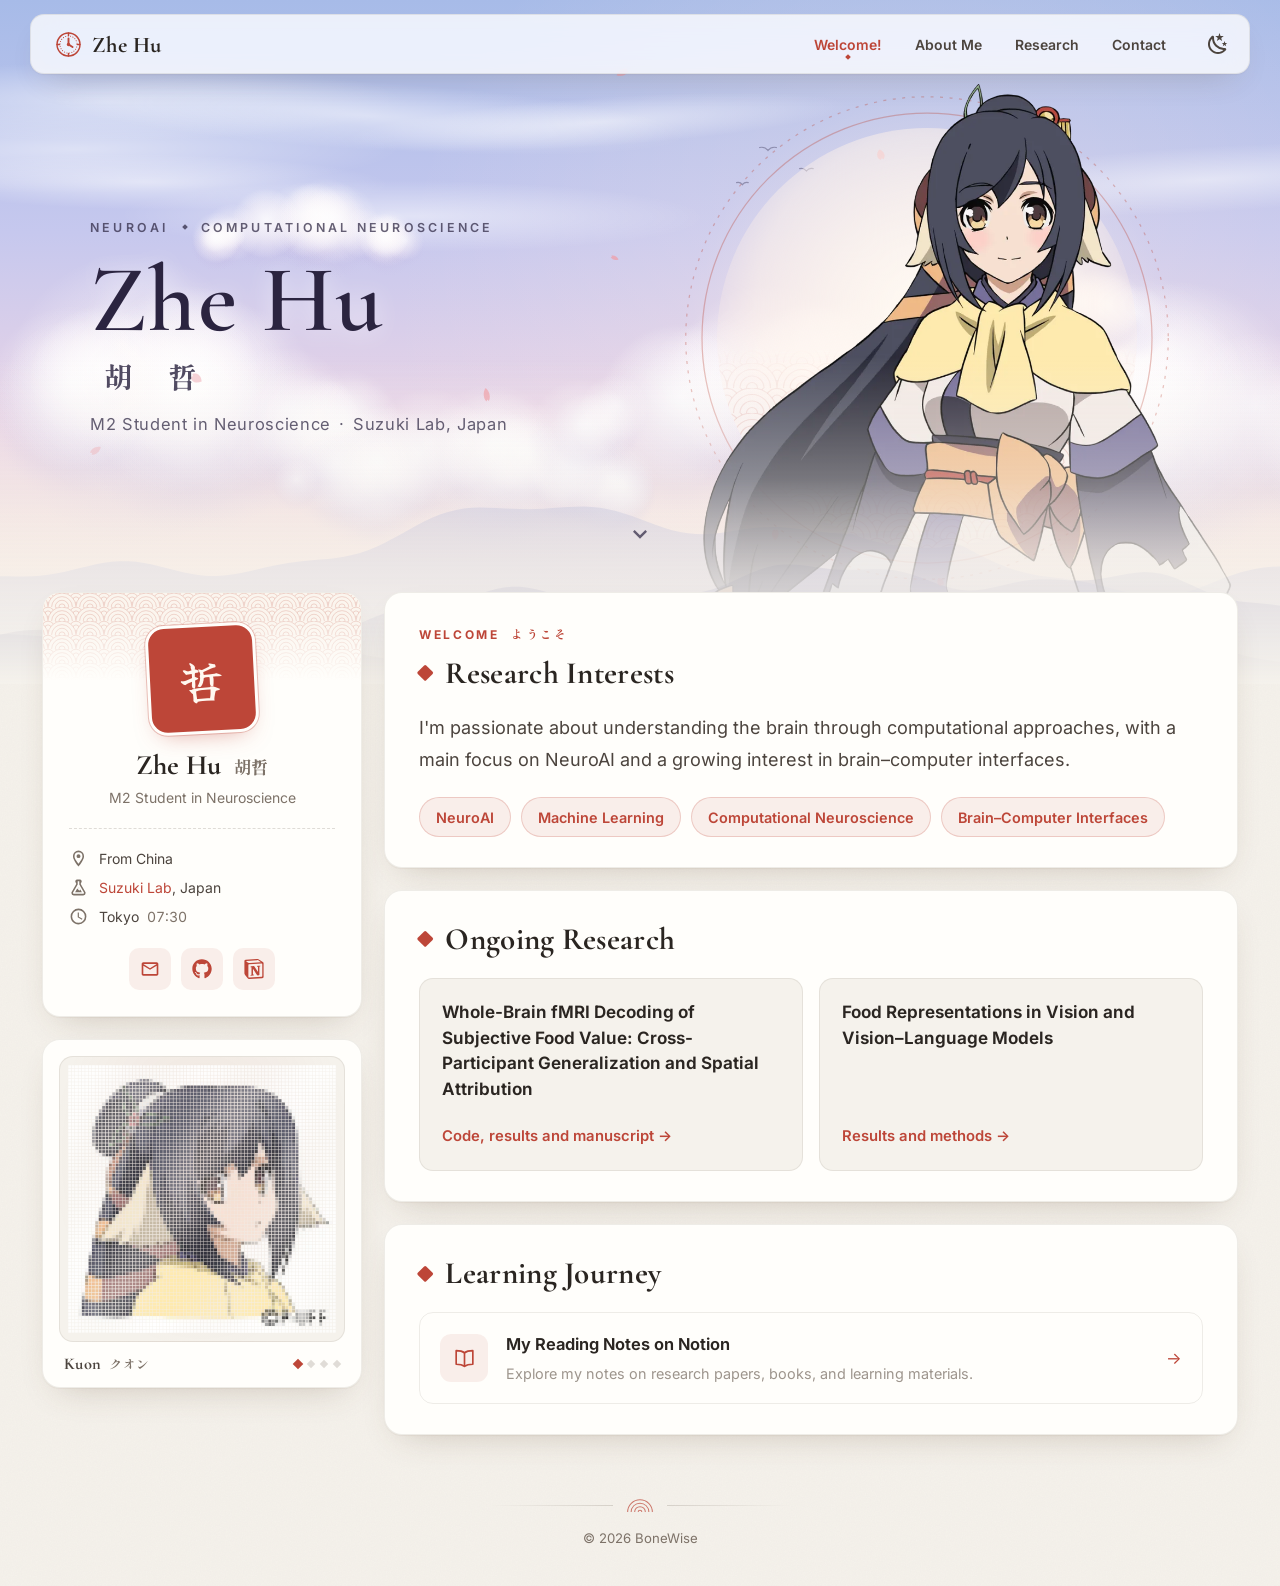
<file: index.html>
<!doctype html>
<html lang="en" class="no-js">
  <head>
    
      <meta charset="utf-8">
      <meta name="viewport" content="width=device-width,initial-scale=1">
      
      
        <meta name="author" content="Zhe Hu">
      
      
        <link rel="canonical" href="https://huzhe3566.com/">
      
      
      
        <link rel="next" href="cv/">
      
      
        
      
      
      <link rel="icon" href="assets/images/favicon.svg">
      <meta name="generator" content="mkdocs-1.6.1, mkdocs-material-9.7.7">
    
    
      
        <title>Welcome - Zhe Hu | NeuroAI</title>
      
    
    
      <link rel="stylesheet" href="assets/stylesheets/main.ec1eaa64.min.css">
      
        
        <link rel="stylesheet" href="assets/stylesheets/palette.ab4e12ef.min.css">
      
      


    
    
      
    
    
      
    
    
      <link rel="stylesheet" href="assets/stylesheets/zh-theme.css">
    
    <script>__md_scope=new URL(".",location),__md_hash=e=>[...e].reduce(((e,_)=>(e<<5)-e+_.charCodeAt(0)),0),__md_get=(e,_=localStorage,t=__md_scope)=>JSON.parse(_.getItem(t.pathname+"."+e)),__md_set=(e,_,t=localStorage,a=__md_scope)=>{try{t.setItem(a.pathname+"."+e,JSON.stringify(_))}catch(e){}}</script>
    
      

    
    
  <link rel="preload" href="assets/fonts/inter-latin.woff2" as="font" type="font/woff2" crossorigin>
  <link rel="preload" href="assets/fonts/cormorant-latin.woff2" as="font" type="font/woff2" crossorigin>
  <script>document.documentElement.classList.add("zh-js");</script>

  </head>
  
  
    
    
      
    
    
    
    
    <body dir="ltr" data-md-color-scheme="slate" data-md-color-primary="custom" data-md-color-accent="custom">
  
    
    <input class="md-toggle" data-md-toggle="drawer" type="checkbox" id="__drawer" autocomplete="off">
    <input class="md-toggle" data-md-toggle="search" type="checkbox" id="__search" autocomplete="off">
    <label class="md-overlay" for="__drawer"></label>
    <div data-md-component="skip">
      
    </div>
    <div data-md-component="announce">
      
    </div>
    
    
      <header class="md-header zh-header" data-md-component="header">
  <nav class="md-header__inner md-grid zh-header__inner" aria-label="Header">
    <label class="md-header__button md-icon zh-header__menu" for="__drawer" aria-label="Menu">
      <svg xmlns="http://www.w3.org/2000/svg" viewBox="0 0 24 24"><path d="M3 6h18v2H3zm0 5h18v2H3zm0 5h18v2H3z"/></svg>
    </label>
    <a href="." class="zh-brand" aria-label="Zhe Hu | NeuroAI">
      <span class="zh-brand__mark" aria-hidden="true"><svg xmlns="http://www.w3.org/2000/svg" viewBox="0 0 24 24" xmlns:c2pa="http://c2pa.org/manifest"><metadata><c2pa:manifest>[base64]/[base64]/4pEB3vQ22yz6iY3VybHgpc2VsZiNqdW1iZj1jMnBhLmFzc2VydGlvbnMvYzJwYS5oYXNoLmRhdGFkaGFzaFggqGRQuXDvQfu3nAlqIc48ATaaFlUoQvFoRP/OC+4E/[base64]/[base64]/3cyjxFA3Qo5S46fX0/ihY0VZ7mfb9KF703t5OjWDBWMA4GA1UdDwEB/wQEAwIHgDAVBgNVHSUEDjAMBgorBgEEAYPoXgIBMAwGA1UdEwEB/wQCMAAwHwYDVR0jBBgwFoAUzlHiBIFOZFsj+OPEz5o+nMHXXMIwCgYIKoZIzj0EAwMDZwAwZAIwMXMdFJ4BetLLVY7ORuE9noqbbAZOZn/aArXyTwFAZfKrPzxF2vPoJNf1+UCdg1XGAjBwX1zd9WGqYkqmL5SFqw1QySjr1zJfpJM9+1rdDwSPLMOPOjKuiXjoU/[base64]/G0Baek6RaAKfvDgs25qWhiXjPuryBumMalMNIg/+ckRxiDH8a/bC3uEWLA0I6CnXw=</c2pa:manifest></metadata><g fill="none" stroke="currentColor" stroke-linecap="round" stroke-linejoin="round"><circle cx="12" cy="12" r="10.2" stroke-width="1.3"/><circle cx="12" cy="12" r="7.6" stroke-width=".9" stroke-dasharray=".1 2.1"/><path d="M12 1.8v2.2M22.2 12H20M12 22.2V20M1.8 12H4" stroke-width="1.3"/><path d="M12 12V6.6M12 12l3.6 2.2" stroke-width="1.7"/></g><circle cx="12" cy="12" r="1.5" fill="currentColor"/></svg></span>
      <span class="zh-brand__text">Zhe Hu</span>
    </a>
    <ul class="zh-nav">
      
        
          <li>
            <a href="." class="zh-nav__link is-active" aria-current="page">Welcome!</a>
          </li>
        
      
        
          <li>
            <a href="cv/" class="zh-nav__link">About Me</a>
          </li>
        
      
        
          <li>
            <a href="pubs/" class="zh-nav__link">Research</a>
          </li>
        
      
        
          <li>
            <a href="contact/" class="zh-nav__link">Contact</a>
          </li>
        
      
    </ul>
    <div class="zh-header__tools">
      
        <form class="md-header__option" data-md-component="palette">
  
    
    
    
    <input class="md-option" data-md-color-media="(prefers-color-scheme: dark)" data-md-color-scheme="slate" data-md-color-primary="custom" data-md-color-accent="custom"  aria-label="Switch to Day · 昼"  type="radio" name="__palette" id="__palette_0">
    
      <label class="md-header__button md-icon" title="Switch to Day · 昼" for="__palette_1" hidden>
        <svg xmlns="http://www.w3.org/2000/svg" viewBox="0 0 24 24"><path d="m3.55 19.09 1.41 1.41 1.8-1.79-1.42-1.42M12 6c-3.31 0-6 2.69-6 6s2.69 6 6 6 6-2.69 6-6c0-3.32-2.69-6-6-6m8 7h3v-2h-3m-2.76 7.71 1.8 1.79 1.41-1.41-1.79-1.8M20.45 5l-1.41-1.4-1.8 1.79 1.42 1.42M13 1h-2v3h2M6.76 5.39 4.96 3.6 3.55 5l1.79 1.81zM1 13h3v-2H1m12 9h-2v3h2"/></svg>
      </label>
    
  
    
    
    
    <input class="md-option" data-md-color-media="(prefers-color-scheme: light)" data-md-color-scheme="default" data-md-color-primary="custom" data-md-color-accent="custom"  aria-label="Switch to Night · 夜"  type="radio" name="__palette" id="__palette_1">
    
      <label class="md-header__button md-icon" title="Switch to Night · 夜" for="__palette_0" hidden>
        <svg xmlns="http://www.w3.org/2000/svg" viewBox="0 0 24 24"><path d="m17.75 4.09-2.53 1.94.91 3.06-2.63-1.81-2.63 1.81.91-3.06-2.53-1.94L12.44 4l1.06-3 1.06 3zm3.5 6.91-1.64 1.25.59 1.98-1.7-1.17-1.7 1.17.59-1.98L15.75 11l2.06-.05L18.5 9l.69 1.95zm-2.28 4.95c.83-.08 1.72 1.1 1.19 1.85-.32.45-.66.87-1.08 1.27C15.17 23 8.84 23 4.94 19.07c-3.91-3.9-3.91-10.24 0-14.14.4-.4.82-.76 1.27-1.08.75-.53 1.93.36 1.85 1.19-.27 2.86.69 5.83 2.89 8.02a9.96 9.96 0 0 0 8.02 2.89m-1.64 2.02a12.08 12.08 0 0 1-7.8-3.47c-2.17-2.19-3.33-5-3.49-7.82-2.81 3.14-2.7 7.96.31 10.98 3.02 3.01 7.84 3.12 10.98.31"/></svg>
      </label>
    
  
</form>
        <script>var palette=__md_get("__palette");if(palette&&palette.color){if("(prefers-color-scheme)"===palette.color.media){var media=matchMedia("(prefers-color-scheme: light)"),input=document.querySelector(media.matches?"[data-md-color-media='(prefers-color-scheme: light)']":"[data-md-color-media='(prefers-color-scheme: dark)']");palette.color.media=input.getAttribute("data-md-color-media"),palette.color.scheme=input.getAttribute("data-md-color-scheme"),palette.color.primary=input.getAttribute("data-md-color-primary"),palette.color.accent=input.getAttribute("data-md-color-accent")}for(var[key,value]of Object.entries(palette.color))document.body.setAttribute("data-md-color-"+key,value)}</script>
      
      
    </div>
  </nav>
</header>
    
    <div class="md-container" data-md-component="container">
      
  


<section class="zh-banner zh-banner--home" data-page="home" aria-label="Banner">
  <div class="zh-banner__art" aria-hidden="true">
    
    
    <canvas class="zh-banner__sky" data-image-night="0" data-image-day="0"></canvas><div class="zh-banner__motif md-grid" data-parallax="0.05">
      <div class="zh-motif zh-motif--sun zh-only-day">
        <svg viewBox="0 0 200 200">
          <defs>
            <radialGradient id="zh-sun-fill" cx="50%" cy="42%" r="58%">
              <stop offset="0" stop-color="#fffaf3" stop-opacity=".95"/>
              <stop offset=".7" stop-color="#fff3ea" stop-opacity=".55"/>
              <stop offset="1" stop-color="#ffeee6" stop-opacity="0"/>
            </radialGradient>
            <pattern id="zh-seigaiha" width="20" height="10" patternUnits="userSpaceOnUse">
              <g fill="#fff6ef" stroke="currentColor" stroke-width=".45">
                <g transform="translate(10 0)"><circle r="10"/><circle r="7.4"/><circle r="4.8"/><circle r="2.2"/></g>
                <g transform="translate(0 5)"><circle r="10"/><circle r="7.4"/><circle r="4.8"/><circle r="2.2"/></g>
                <g transform="translate(20 5)"><circle r="10"/><circle r="7.4"/><circle r="4.8"/><circle r="2.2"/></g>
                <g transform="translate(10 10)"><circle r="10"/><circle r="7.4"/><circle r="4.8"/><circle r="2.2"/></g>
              </g>
            </pattern>
            <linearGradient id="zh-wave-fade" x1="0" y1="0" x2="0" y2="1">
              <stop offset=".52" stop-color="#fff" stop-opacity="0"/>
              <stop offset=".8" stop-color="#fff" stop-opacity=".9"/>
              <stop offset="1" stop-color="#fff" stop-opacity=".2"/>
            </linearGradient>
            <mask id="zh-wave-mask"><rect width="200" height="200" fill="url(#zh-wave-fade)"/></mask>
            <clipPath id="zh-sun-clip"><circle cx="100" cy="100" r="84"/></clipPath>
          </defs>
          <circle cx="100" cy="100" r="84" fill="url(#zh-sun-fill)"/>
          <rect width="200" height="200" fill="url(#zh-seigaiha)" clip-path="url(#zh-sun-clip)" mask="url(#zh-wave-mask)" class="zh-motif__waves"/>
          <circle cx="100" cy="100" r="90" class="zh-motif__ring"/>
          <circle cx="100" cy="100" r="96.5" class="zh-motif__ring zh-motif__ring--dash"/>
        </svg>
      </div>

      <div class="zh-motif zh-motif--clock zh-only-night">
        <span class="zh-gear zh-gear--a"></span>
        <span class="zh-gear zh-gear--b"></span>
        <svg viewBox="0 0 200 200">
          <circle cx="100" cy="100" r="96" class="zh-motif__ring"/>
          <circle cx="100" cy="100" r="90.5" class="zh-motif__ring zh-motif__ring--thin"/>
          <g class="zh-clock__ticks">
              <line x1="100" y1="10.5" x2="100" y2="18" transform="rotate(0 100 100)" class="is-major"/>
              <line x1="100" y1="10.5" x2="100" y2="14" transform="rotate(6 100 100)"/>
              <line x1="100" y1="10.5" x2="100" y2="14" transform="rotate(12 100 100)"/>
              <line x1="100" y1="10.5" x2="100" y2="14" transform="rotate(18 100 100)"/>
              <line x1="100" y1="10.5" x2="100" y2="14" transform="rotate(24 100 100)"/>
              <line x1="100" y1="10.5" x2="100" y2="18" transform="rotate(30 100 100)" class="is-major"/>
              <line x1="100" y1="10.5" x2="100" y2="14" transform="rotate(36 100 100)"/>
              <line x1="100" y1="10.5" x2="100" y2="14" transform="rotate(42 100 100)"/>
              <line x1="100" y1="10.5" x2="100" y2="14" transform="rotate(48 100 100)"/>
              <line x1="100" y1="10.5" x2="100" y2="14" transform="rotate(54 100 100)"/>
              <line x1="100" y1="10.5" x2="100" y2="18" transform="rotate(60 100 100)" class="is-major"/>
              <line x1="100" y1="10.5" x2="100" y2="14" transform="rotate(66 100 100)"/>
              <line x1="100" y1="10.5" x2="100" y2="14" transform="rotate(72 100 100)"/>
              <line x1="100" y1="10.5" x2="100" y2="14" transform="rotate(78 100 100)"/>
              <line x1="100" y1="10.5" x2="100" y2="14" transform="rotate(84 100 100)"/>
              <line x1="100" y1="10.5" x2="100" y2="18" transform="rotate(90 100 100)" class="is-major"/>
              <line x1="100" y1="10.5" x2="100" y2="14" transform="rotate(96 100 100)"/>
              <line x1="100" y1="10.5" x2="100" y2="14" transform="rotate(102 100 100)"/>
              <line x1="100" y1="10.5" x2="100" y2="14" transform="rotate(108 100 100)"/>
              <line x1="100" y1="10.5" x2="100" y2="14" transform="rotate(114 100 100)"/>
              <line x1="100" y1="10.5" x2="100" y2="18" transform="rotate(120 100 100)" class="is-major"/>
              <line x1="100" y1="10.5" x2="100" y2="14" transform="rotate(126 100 100)"/>
              <line x1="100" y1="10.5" x2="100" y2="14" transform="rotate(132 100 100)"/>
              <line x1="100" y1="10.5" x2="100" y2="14" transform="rotate(138 100 100)"/>
              <line x1="100" y1="10.5" x2="100" y2="14" transform="rotate(144 100 100)"/>
              <line x1="100" y1="10.5" x2="100" y2="18" transform="rotate(150 100 100)" class="is-major"/>
              <line x1="100" y1="10.5" x2="100" y2="14" transform="rotate(156 100 100)"/>
              <line x1="100" y1="10.5" x2="100" y2="14" transform="rotate(162 100 100)"/>
              <line x1="100" y1="10.5" x2="100" y2="14" transform="rotate(168 100 100)"/>
              <line x1="100" y1="10.5" x2="100" y2="14" transform="rotate(174 100 100)"/>
              <line x1="100" y1="10.5" x2="100" y2="18" transform="rotate(180 100 100)" class="is-major"/>
              <line x1="100" y1="10.5" x2="100" y2="14" transform="rotate(186 100 100)"/>
              <line x1="100" y1="10.5" x2="100" y2="14" transform="rotate(192 100 100)"/>
              <line x1="100" y1="10.5" x2="100" y2="14" transform="rotate(198 100 100)"/>
              <line x1="100" y1="10.5" x2="100" y2="14" transform="rotate(204 100 100)"/>
              <line x1="100" y1="10.5" x2="100" y2="18" transform="rotate(210 100 100)" class="is-major"/>
              <line x1="100" y1="10.5" x2="100" y2="14" transform="rotate(216 100 100)"/>
              <line x1="100" y1="10.5" x2="100" y2="14" transform="rotate(222 100 100)"/>
              <line x1="100" y1="10.5" x2="100" y2="14" transform="rotate(228 100 100)"/>
              <line x1="100" y1="10.5" x2="100" y2="14" transform="rotate(234 100 100)"/>
              <line x1="100" y1="10.5" x2="100" y2="18" transform="rotate(240 100 100)" class="is-major"/>
              <line x1="100" y1="10.5" x2="100" y2="14" transform="rotate(246 100 100)"/>
              <line x1="100" y1="10.5" x2="100" y2="14" transform="rotate(252 100 100)"/>
              <line x1="100" y1="10.5" x2="100" y2="14" transform="rotate(258 100 100)"/>
              <line x1="100" y1="10.5" x2="100" y2="14" transform="rotate(264 100 100)"/>
              <line x1="100" y1="10.5" x2="100" y2="18" transform="rotate(270 100 100)" class="is-major"/>
              <line x1="100" y1="10.5" x2="100" y2="14" transform="rotate(276 100 100)"/>
              <line x1="100" y1="10.5" x2="100" y2="14" transform="rotate(282 100 100)"/>
              <line x1="100" y1="10.5" x2="100" y2="14" transform="rotate(288 100 100)"/>
              <line x1="100" y1="10.5" x2="100" y2="14" transform="rotate(294 100 100)"/>
              <line x1="100" y1="10.5" x2="100" y2="18" transform="rotate(300 100 100)" class="is-major"/>
              <line x1="100" y1="10.5" x2="100" y2="14" transform="rotate(306 100 100)"/>
              <line x1="100" y1="10.5" x2="100" y2="14" transform="rotate(312 100 100)"/>
              <line x1="100" y1="10.5" x2="100" y2="14" transform="rotate(318 100 100)"/>
              <line x1="100" y1="10.5" x2="100" y2="14" transform="rotate(324 100 100)"/>
              <line x1="100" y1="10.5" x2="100" y2="18" transform="rotate(330 100 100)" class="is-major"/>
              <line x1="100" y1="10.5" x2="100" y2="14" transform="rotate(336 100 100)"/>
              <line x1="100" y1="10.5" x2="100" y2="14" transform="rotate(342 100 100)"/>
              <line x1="100" y1="10.5" x2="100" y2="14" transform="rotate(348 100 100)"/>
              <line x1="100" y1="10.5" x2="100" y2="14" transform="rotate(354 100 100)"/>
          </g>
          <g class="zh-clock__numerals">
            <text x="100.0" y="29.0">XII</text>
            <text x="135.5" y="38.5">I</text>
            <text x="161.5" y="64.5">II</text>
            <text x="171.0" y="100.0">III</text>
            <text x="161.5" y="135.5">IIII</text>
            <text x="135.5" y="161.5">V</text>
            <text x="100.0" y="171.0">VI</text>
            <text x="64.5" y="161.5">VII</text>
            <text x="38.5" y="135.5">VIII</text>
            <text x="29.0" y="100.0">IX</text>
            <text x="38.5" y="64.5">X</text>
            <text x="64.5" y="38.5">XI</text>
          </g>
          <circle cx="100" cy="100" r="56" class="zh-motif__ring zh-motif__ring--dash"/>
          <circle cx="100" cy="100" r="22" class="zh-motif__ring zh-motif__ring--thin"/>
          <g class="zh-clock__hands">
            <line class="zh-clock__hand zh-clock__hand--h" x1="100" y1="106" x2="100" y2="62"/>
            <line class="zh-clock__hand zh-clock__hand--m" x1="100" y1="110" x2="100" y2="40"/>
            <line class="zh-clock__hand zh-clock__hand--s" x1="100" y1="116" x2="100" y2="30"/>
            <circle cx="100" cy="100" r="2.6" class="zh-clock__pin"/>
          </g>
        </svg>
      </div>
    </div><div class="zh-banner__cast md-grid" data-parallax="0.1">
      
        <div class="zh-figure zh-figure--day zh-only-day">
          <img src="assets/images/characters/banner/kuon-home.webp" alt="" decoding="async" fetchpriority="high">
        </div>
      
      
        <div class="zh-figure zh-figure--night zh-only-night">
          <img src="assets/images/characters/banner/homura-home.webp" alt="" decoding="async">
        </div>
      
    </div>
    <div class="zh-banner__shade"></div>
  </div>

  
    <div class="zh-banner__inner md-grid" data-parallax="0.22">
      <p class="zh-banner__eyebrow"><span>NeuroAI</span><i></i><span>Computational Neuroscience</span></p>
      <h1 class="zh-banner__name">Zhe Hu <span lang="zh-Hans">胡 哲</span></h1>
      <p class="zh-banner__sub"><span>M2 Student in Neuroscience</span><span class="zh-sep" aria-hidden="true">·</span><span>Suzuki Lab, Japan</span></p>
    </div>
    <a class="zh-banner__down" href="#welcome" aria-label="Scroll down">
      <svg xmlns="http://www.w3.org/2000/svg" viewBox="0 0 24 24"><path d="M7.41 8.58 12 13.17l4.59-4.59L18 10l-6 6-6-6z"/></svg>
    </a>
  
</section>

      
        
          
        
      
      <main class="md-main" data-md-component="main">
        <div class="md-main__inner md-grid">
          
            
              
                
              
              <div class="md-sidebar md-sidebar--primary" data-md-component="sidebar" data-md-type="navigation" >
                <div class="md-sidebar__scrollwrap">
                  <div class="md-sidebar__inner">
                    



<nav class="md-nav md-nav--primary" aria-label="Navigation" data-md-level="0">
  <label class="md-nav__title" for="__drawer">
    <a href="." title="Zhe Hu | NeuroAI" class="md-nav__button md-logo" aria-label="Zhe Hu | NeuroAI" data-md-component="logo">
      
  
  <svg xmlns="http://www.w3.org/2000/svg" viewBox="0 0 24 24" xmlns:c2pa="http://c2pa.org/manifest"><metadata><c2pa:manifest>[base64]/[base64]/4pEB3vQ22yz6iY3VybHgpc2VsZiNqdW1iZj1jMnBhLmFzc2VydGlvbnMvYzJwYS5oYXNoLmRhdGFkaGFzaFggqGRQuXDvQfu3nAlqIc48ATaaFlUoQvFoRP/OC+4E/[base64]/[base64]/3cyjxFA3Qo5S46fX0/ihY0VZ7mfb9KF703t5OjWDBWMA4GA1UdDwEB/wQEAwIHgDAVBgNVHSUEDjAMBgorBgEEAYPoXgIBMAwGA1UdEwEB/wQCMAAwHwYDVR0jBBgwFoAUzlHiBIFOZFsj+OPEz5o+nMHXXMIwCgYIKoZIzj0EAwMDZwAwZAIwMXMdFJ4BetLLVY7ORuE9noqbbAZOZn/aArXyTwFAZfKrPzxF2vPoJNf1+UCdg1XGAjBwX1zd9WGqYkqmL5SFqw1QySjr1zJfpJM9+1rdDwSPLMOPOjKuiXjoU/[base64]/G0Baek6RaAKfvDgs25qWhiXjPuryBumMalMNIg/+ckRxiDH8a/bC3uEWLA0I6CnXw=</c2pa:manifest></metadata><g fill="none" stroke="currentColor" stroke-linecap="round" stroke-linejoin="round"><circle cx="12" cy="12" r="10.2" stroke-width="1.3"/><circle cx="12" cy="12" r="7.6" stroke-width=".9" stroke-dasharray=".1 2.1"/><path d="M12 1.8v2.2M22.2 12H20M12 22.2V20M1.8 12H4" stroke-width="1.3"/><path d="M12 12V6.6M12 12l3.6 2.2" stroke-width="1.7"/></g><circle cx="12" cy="12" r="1.5" fill="currentColor"/></svg>

    </a>
    Zhe Hu | NeuroAI
  </label>
  
  <ul class="md-nav__list" data-md-scrollfix>
    
      
      
  
  
    
  
  
  
    <li class="md-nav__item md-nav__item--active">
      
      <input class="md-nav__toggle md-toggle" type="checkbox" id="__toc">
      
      
      
      <a href="." class="md-nav__link md-nav__link--active">
        
  
  
  <span class="md-ellipsis">
    
  
    Welcome!
  

    
  </span>
  
  

      </a>
      
    </li>
  

    
      
      
  
  
  
  
    <li class="md-nav__item">
      <a href="cv/" class="md-nav__link">
        
  
  
  <span class="md-ellipsis">
    
  
    About Me
  

    
  </span>
  
  

      </a>
    </li>
  

    
      
      
  
  
  
  
    <li class="md-nav__item">
      <a href="pubs/" class="md-nav__link">
        
  
  
  <span class="md-ellipsis">
    
  
    Research
  

    
  </span>
  
  

      </a>
    </li>
  

    
      
      
  
  
  
  
    <li class="md-nav__item">
      <a href="contact/" class="md-nav__link">
        
  
  
  <span class="md-ellipsis">
    
  
    Contact
  

    
  </span>
  
  

      </a>
    </li>
  

    
  </ul>
</nav>
                  </div>
                </div>
              </div>
            
            
              
                
              
              <div class="md-sidebar md-sidebar--secondary" data-md-component="sidebar" data-md-type="toc" hidden>
                <div class="md-sidebar__scrollwrap">
                  <div class="md-sidebar__inner">
                    

<nav class="md-nav md-nav--secondary" aria-label="Table of contents">
  
  
  
  
</nav>
                  </div>
                </div>
              </div>
            
          
          
  <div class="zh-layout zh-layout--home">
    <aside class="zh-aside" aria-label="Profile">
      
<div class="zh-card zh-profile">
  <div class="zh-profile__band" aria-hidden="true">
    <span class="zh-profile__gear zh-only-night"></span>
  </div>
  <div class="zh-profile__avatar" aria-hidden="true"><span>哲</span></div>
  <p class="zh-profile__name">Zhe Hu <span lang="zh-Hans">胡哲</span></p>
  <p class="zh-profile__role">M2 Student in Neuroscience</p>
  <ul class="zh-profile__facts">
    <li><svg xmlns="http://www.w3.org/2000/svg" viewBox="0 0 24 24"><path d="M12 6.5A2.5 2.5 0 0 1 14.5 9a2.5 2.5 0 0 1-2.5 2.5A2.5 2.5 0 0 1 9.5 9 2.5 2.5 0 0 1 12 6.5M12 2a7 7 0 0 1 7 7c0 5.25-7 13-7 13S5 14.25 5 9a7 7 0 0 1 7-7m0 2a5 5 0 0 0-5 5c0 1 0 3 5 9.71C17 12 17 10 17 9a5 5 0 0 0-5-5"/></svg><span>From China</span></li>
    <li><svg xmlns="http://www.w3.org/2000/svg" viewBox="0 0 24 24"><path d="M5 19a1 1 0 0 0 1 1h12a1 1 0 0 0 1-1c0-.21-.07-.41-.18-.57L13 8.35V4h-2v4.35L5.18 18.43c-.11.16-.18.36-.18.57m1 3a3 3 0 0 1-3-3c0-.6.18-1.16.5-1.63L9 7.81V6a1 1 0 0 1-1-1V4a2 2 0 0 1 2-2h4a2 2 0 0 1 2 2v1a1 1 0 0 1-1 1v1.81l5.5 9.56c.32.47.5 1.03.5 1.63a3 3 0 0 1-3 3zm7-6 1.34-1.34L16.27 18H7.73l2.66-4.61zm-.5-4a.5.5 0 0 1 .5.5.5.5 0 0 1-.5.5.5.5 0 0 1-.5-.5.5.5 0 0 1 .5-.5"/></svg><span><a href="https://sites.google.com/view/szklab" target="_blank" rel="noopener noreferrer">Suzuki Lab</a>, Japan</span></li>
    <li><svg xmlns="http://www.w3.org/2000/svg" viewBox="0 0 24 24"><path d="M12 20a8 8 0 0 0 8-8 8 8 0 0 0-8-8 8 8 0 0 0-8 8 8 8 0 0 0 8 8m0-18a10 10 0 0 1 10 10 10 10 0 0 1-10 10C6.47 22 2 17.5 2 12A10 10 0 0 1 12 2m.5 5v5.25l4.5 2.67-.75 1.23L11 13V7z"/></svg><span>Tokyo <time class="zh-tokyo-time">--:--</time></span></li>
  </ul>
  <div class="zh-profile__links">
    <a href="contact/" title="Contact" aria-label="Contact"><svg xmlns="http://www.w3.org/2000/svg" viewBox="0 0 24 24"><path d="M22 6c0-1.1-.9-2-2-2H4c-1.1 0-2 .9-2 2v12c0 1.1.9 2 2 2h16c1.1 0 2-.9 2-2zm-2 0-8 5-8-5zm0 12H4V8l8 5 8-5z"/></svg></a>
    
      <a href="https://github.com/BoneWise" title="GitHub" aria-label="GitHub" target="_blank" rel="noopener noreferrer"><svg xmlns="http://www.w3.org/2000/svg" viewBox="0 0 512 512"><!--! Font Awesome Free 7.1.0 by @fontawesome - https://fontawesome.com License - https://fontawesome.com/license/free (Icons: CC BY 4.0, Fonts: SIL OFL 1.1, Code: MIT License) Copyright 2025 Fonticons, Inc.--><path d="M173.9 397.4c0 2-2.3 3.6-5.2 3.6-3.3.3-5.6-1.3-5.6-3.6 0-2 2.3-3.6 5.2-3.6 3-.3 5.6 1.3 5.6 3.6m-31.1-4.5c-.7 2 1.3 4.3 4.3 4.9 2.6 1 5.6 0 6.2-2s-1.3-4.3-4.3-5.2c-2.6-.7-5.5.3-6.2 2.3m44.2-1.7c-2.9.7-4.9 2.6-4.6 4.9.3 2 2.9 3.3 5.9 2.6 2.9-.7 4.9-2.6 4.6-4.6-.3-1.9-3-3.2-5.9-2.9M252.8 8C114.1 8 8 113.3 8 252c0 110.9 69.8 205.8 169.5 239.2 12.8 2.3 17.3-5.6 17.3-12.1 0-6.2-.3-40.4-.3-61.4 0 0-70 15-84.7-29.8 0 0-11.4-29.1-27.8-36.6 0 0-22.9-15.7 1.6-15.4 0 0 24.9 2 38.6 25.8 21.9 38.6 58.6 27.5 72.9 20.9 2.3-16 8.8-27.1 16-33.7-55.9-6.2-112.3-14.3-112.3-110.5 0-27.5 7.6-41.3 23.6-58.9-2.6-6.5-11.1-33.3 2.6-67.9 20.9-6.5 69 27 69 27 20-5.6 41.5-8.5 62.8-8.5s42.8 2.9 62.8 8.5c0 0 48.1-33.6 69-27 13.7 34.7 5.2 61.4 2.6 67.9 16 17.7 25.8 31.5 25.8 58.9 0 96.5-58.9 104.2-114.8 110.5 9.2 7.9 17 22.9 17 46.4 0 33.7-.3 75.4-.3 83.6 0 6.5 4.6 14.4 17.3 12.1C436.2 457.8 504 362.9 504 252 504 113.3 391.5 8 252.8 8M105.2 352.9c-1.3 1-1 3.3.7 5.2 1.6 1.6 3.9 2.3 5.2 1 1.3-1 1-3.3-.7-5.2-1.6-1.6-3.9-2.3-5.2-1m-10.8-8.1c-.7 1.3.3 2.9 2.3 3.9 1.6 1 3.6.7 4.3-.7.7-1.3-.3-2.9-2.3-3.9-2-.6-3.6-.3-4.3.7m32.4 35.6c-1.6 1.3-1 4.3 1.3 6.2 2.3 2.3 5.2 2.6 6.5 1 1.3-1.3.7-4.3-1.3-6.2-2.2-2.3-5.2-2.6-6.5-1m-11.4-14.7c-1.6 1-1.6 3.6 0 5.9s4.3 3.3 5.6 2.3c1.6-1.3 1.6-3.9 0-6.2-1.4-2.3-4-3.3-5.6-2"/></svg></a>
    
    
      <a href="https://www.notion.so/210b53648e9180d9816df03c3f8055f7?v=210b53648e9180d19a9d000ca3071a3f&source=copy_link" title="Reading notes on Notion" aria-label="Reading notes on Notion" target="_blank" rel="noopener noreferrer"><svg xmlns="http://www.w3.org/2000/svg" viewBox="0 0 24 24"><path d="M4.459 4.208c.746.606 1.026.56 2.428.466l13.215-.793c.28 0 .047-.28-.046-.326L17.86 1.968c-.42-.326-.981-.7-2.055-.607L3.01 2.295c-.466.046-.56.28-.374.466zm.793 3.08v13.904c0 .747.373 1.027 1.214.98l14.523-.84c.841-.046.935-.56.935-1.167V6.354c0-.606-.233-.933-.748-.887l-15.177.887c-.56.047-.747.327-.747.933zm14.337.745c.093.42 0 .84-.42.888l-.7.14v10.264c-.608.327-1.168.514-1.635.514-.748 0-.935-.234-1.495-.933l-4.577-7.186v6.952L12.21 19s0 .84-1.168.84l-3.222.186c-.093-.186 0-.653.327-.746l.84-.233V9.854L7.822 9.76c-.094-.42.14-1.026.793-1.073l3.456-.233 4.764 7.279v-6.44l-1.215-.139c-.093-.514.28-.887.747-.933zM1.936 1.035l13.31-.98c1.634-.14 2.055-.047 3.082.7l4.249 2.986c.7.513.934.653.934 1.213v16.378c0 1.026-.373 1.634-1.68 1.726l-15.458.934c-.98.047-1.448-.093-1.962-.747l-3.129-4.06c-.56-.747-.793-1.306-.793-1.96V2.667c0-.839.374-1.54 1.447-1.632"/></svg></a>
    
  </div>
</div>
<div class="zh-card zh-pixel">
  <button type="button" class="zh-pixel__cover" aria-label="Switch portrait" title="Click to switch">
    
      
        <img class="zh-pixel__src zh-only-day is-current" src="assets/images/characters/portraits/kuon-1.webp" data-portrait="day" data-name="Kuon" alt="" decoding="async">
      
        <img class="zh-pixel__src zh-only-day" data-src="assets/images/characters/portraits/kuon-2.webp" data-portrait="day" data-name="Kuon" alt="" decoding="async">
      
        <img class="zh-pixel__src zh-only-day" data-src="assets/images/characters/portraits/kuon-3.webp" data-portrait="day" data-name="Kuon" alt="" decoding="async">
      
        <img class="zh-pixel__src zh-only-day" data-src="assets/images/characters/portraits/kuon-4.webp" data-portrait="day" data-name="Kuon" alt="" decoding="async">
      
    
      
        <img class="zh-pixel__src zh-only-night is-current" src="assets/images/characters/portraits/homura-1.webp" data-portrait="night" data-name="Homura" alt="" decoding="async">
      
        <img class="zh-pixel__src zh-only-night" data-src="assets/images/characters/portraits/homura-2.webp" data-portrait="night" data-name="Homura" alt="" decoding="async">
      
        <img class="zh-pixel__src zh-only-night" data-src="assets/images/characters/portraits/homura-3.webp" data-portrait="night" data-name="Homura" alt="" decoding="async">
      
    
    <canvas class="zh-voxels" aria-hidden="true"></canvas>
  </button>
  <div class="zh-pixel__meta" aria-hidden="true">
    <span class="zh-pixel__name"><span class="zh-only-day">Kuon <i lang="ja">クオン</i></span><span class="zh-only-night">Homura <i lang="ja">ほむら</i></span></span>
    <span class="zh-pixel__dots"></span>
  </div>
</div>

    </aside>
    <div class="md-content zh-main" data-md-component="content">
      <article class="md-content__inner md-typeset">
        
          
  




  <h1>Welcome!</h1>

<!--
  首页正文：每个 <section class="zh-card"> 是一张卡片，文字可直接修改。
  横幅（名字、副标题）在 docs/overrides/partials/zh-banner.html；
  左侧个人卡在 docs/overrides/partials/zh-profile.html。
-->

<section class="zh-card zh-reveal" id="welcome" markdown="0">
  <p class="zh-kicker">Welcome <span lang="ja">ようこそ</span></p>
  <h2 class="zh-title">Research Interests</h2>
  <p class="zh-lead">I'm passionate about understanding the brain through computational approaches, with a main focus on NeuroAI and a growing interest in brain–computer interfaces.</p>
  <ul class="zh-tags">
    <li>NeuroAI</li>
    <li>Machine Learning</li>
    <li>Computational Neuroscience</li>
    <li>Brain–Computer Interfaces</li>
  </ul>
</section>

<section class="zh-card zh-reveal" id="ongoing" markdown="0">
  <h2 class="zh-title">Ongoing Research</h2>
  <div class="zh-project__list">
    <article class="zh-project__entry">
      <h3 class="zh-project__name">Whole-Brain fMRI Decoding of Subjective Food Value: Cross-Participant Generalization and Spatial Attribution</h3>
      <a class="zh-link" href="https://github.com/BoneWise/food-decoding-fmri" target="_blank" rel="noopener noreferrer">Code, results and manuscript <span aria-hidden="true">→</span></a>
    </article>
    <article class="zh-project__entry">
      <h3 class="zh-project__name">Food Representations in Vision and Vision–Language Models</h3>
      <a class="zh-link" href="https://github.com/BoneWise/foodLLM" target="_blank" rel="noopener noreferrer">Results and methods <span aria-hidden="true">→</span></a>
    </article>
  </div>
</section>

<section class="zh-card zh-notes zh-reveal" id="notes" markdown="0">
  <h2 class="zh-title">Learning Journey</h2>
  <a class="zh-notes__link" href="https://www.notion.so/210b53648e9180d9816df03c3f8055f7?v=210b53648e9180d19a9d000ca3071a3f&source=copy_link" target="_blank" rel="noopener noreferrer">
    <span class="zh-notes__icon" aria-hidden="true">
      <svg viewBox="0 0 24 24"><path d="M12 6.5C10 5 7.5 4.5 4 4.5v13c3.5 0 6 .5 8 2 2-1.5 4.5-2 8-2v-13c-3.5 0-6 .5-8 2z"/><path d="M12 6.5v13"/></svg>
    </span>
    <span>
      <strong>My Reading Notes on Notion</strong>
      <small>Explore my notes on research papers, books, and learning materials.</small>
    </span>
    <span class="zh-notes__arrow" aria-hidden="true">→</span>
  </a>
</section>







  
  




  



        
      </article>
    </div>
  </div>

          
<script>var target=document.getElementById(location.hash.slice(1));target&&target.name&&(target.checked=target.name.startsWith("__tabbed_"))</script>
        </div>
        
          <button type="button" class="md-top md-icon" data-md-component="top" hidden>
  
  <svg xmlns="http://www.w3.org/2000/svg" viewBox="0 0 24 24"><path d="M13 20h-2V8l-5.5 5.5-1.42-1.42L12 4.16l7.92 7.92-1.42 1.42L13 8z"/></svg>
  Back to top
</button>
        
      </main>
      
        <footer class="md-footer zh-footer">
  <div class="zh-footer__inner md-grid">
    <span class="zh-footer__mark" aria-hidden="true"><i></i></span>
    <p class="zh-footer__copy">
      © 2026 BoneWise
    </p>
  </div>
</footer>
      
    </div>
    <div class="md-dialog" data-md-component="dialog">
      <div class="md-dialog__inner md-typeset"></div>
    </div>
    
    
    
      
      
      <script id="__config" type="application/json">{"annotate": null, "base": ".", "features": ["navigation.top"], "search": "assets/javascripts/workers/search.2c215733.min.js", "tags": null, "translations": {"clipboard.copied": "Copied to clipboard", "clipboard.copy": "Copy to clipboard", "search.result.more.one": "1 more on this page", "search.result.more.other": "# more on this page", "search.result.none": "No matching documents", "search.result.one": "1 matching document", "search.result.other": "# matching documents", "search.result.placeholder": "Type to start searching", "search.result.term.missing": "Missing", "select.version": "Select version"}, "version": null}</script>
    
    
      <script src="assets/javascripts/bundle.d7400e89.min.js"></script>
      
        <script src="assets/javascripts/zh-theme.js"></script>
      
    
  </body>
</html>
</file>
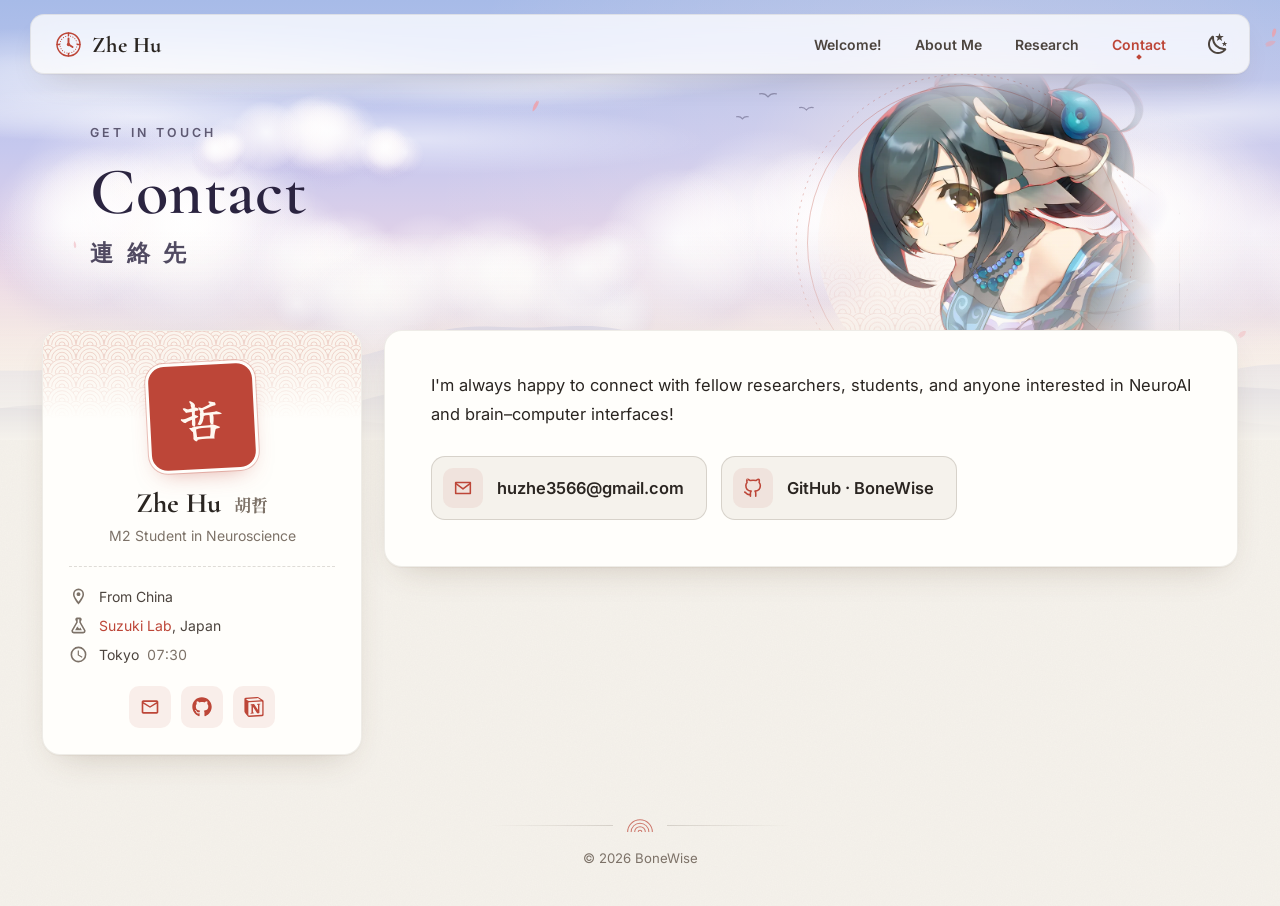
<file: contact/index.html>
<!doctype html>
<html lang="en" class="no-js">
  <head>
    
      <meta charset="utf-8">
      <meta name="viewport" content="width=device-width,initial-scale=1">
      
      
        <meta name="author" content="Zhe Hu">
      
      
        <link rel="canonical" href="https://huzhe3566.com/contact/">
      
      
        <link rel="prev" href="../pubs/">
      
      
      
        
      
      
      <link rel="icon" href="../assets/images/favicon.svg">
      <meta name="generator" content="mkdocs-1.6.1, mkdocs-material-9.7.7">
    
    
      
        <title>Contact - Zhe Hu | NeuroAI</title>
      
    
    
      <link rel="stylesheet" href="../assets/stylesheets/main.ec1eaa64.min.css">
      
        
        <link rel="stylesheet" href="../assets/stylesheets/palette.ab4e12ef.min.css">
      
      


    
    
      
    
    
      
    
    
      <link rel="stylesheet" href="../assets/stylesheets/zh-theme.css">
    
    <script>__md_scope=new URL("..",location),__md_hash=e=>[...e].reduce(((e,_)=>(e<<5)-e+_.charCodeAt(0)),0),__md_get=(e,_=localStorage,t=__md_scope)=>JSON.parse(_.getItem(t.pathname+"."+e)),__md_set=(e,_,t=localStorage,a=__md_scope)=>{try{t.setItem(a.pathname+"."+e,JSON.stringify(_))}catch(e){}}</script>
    
      

    
    
  <link rel="preload" href="../assets/fonts/inter-latin.woff2" as="font" type="font/woff2" crossorigin>
  <link rel="preload" href="../assets/fonts/cormorant-latin.woff2" as="font" type="font/woff2" crossorigin>
  <script>document.documentElement.classList.add("zh-js");</script>

  </head>
  
  
    
    
      
    
    
    
    
    <body dir="ltr" data-md-color-scheme="slate" data-md-color-primary="custom" data-md-color-accent="custom">
  
    
    <input class="md-toggle" data-md-toggle="drawer" type="checkbox" id="__drawer" autocomplete="off">
    <input class="md-toggle" data-md-toggle="search" type="checkbox" id="__search" autocomplete="off">
    <label class="md-overlay" for="__drawer"></label>
    <div data-md-component="skip">
      
        
        <a href="#contact-me" class="md-skip">
          Skip to content
        </a>
      
    </div>
    <div data-md-component="announce">
      
    </div>
    
    
      <header class="md-header zh-header" data-md-component="header">
  <nav class="md-header__inner md-grid zh-header__inner" aria-label="Header">
    <label class="md-header__button md-icon zh-header__menu" for="__drawer" aria-label="Menu">
      <svg xmlns="http://www.w3.org/2000/svg" viewBox="0 0 24 24"><path d="M3 6h18v2H3zm0 5h18v2H3zm0 5h18v2H3z"/></svg>
    </label>
    <a href=".." class="zh-brand" aria-label="Zhe Hu | NeuroAI">
      <span class="zh-brand__mark" aria-hidden="true"><svg xmlns="http://www.w3.org/2000/svg" viewBox="0 0 24 24" xmlns:c2pa="http://c2pa.org/manifest"><metadata><c2pa:manifest>[base64]/[base64]/4pEB3vQ22yz6iY3VybHgpc2VsZiNqdW1iZj1jMnBhLmFzc2VydGlvbnMvYzJwYS5oYXNoLmRhdGFkaGFzaFggqGRQuXDvQfu3nAlqIc48ATaaFlUoQvFoRP/OC+4E/[base64]/[base64]/3cyjxFA3Qo5S46fX0/ihY0VZ7mfb9KF703t5OjWDBWMA4GA1UdDwEB/wQEAwIHgDAVBgNVHSUEDjAMBgorBgEEAYPoXgIBMAwGA1UdEwEB/wQCMAAwHwYDVR0jBBgwFoAUzlHiBIFOZFsj+OPEz5o+nMHXXMIwCgYIKoZIzj0EAwMDZwAwZAIwMXMdFJ4BetLLVY7ORuE9noqbbAZOZn/aArXyTwFAZfKrPzxF2vPoJNf1+UCdg1XGAjBwX1zd9WGqYkqmL5SFqw1QySjr1zJfpJM9+1rdDwSPLMOPOjKuiXjoU/[base64]/G0Baek6RaAKfvDgs25qWhiXjPuryBumMalMNIg/+ckRxiDH8a/bC3uEWLA0I6CnXw=</c2pa:manifest></metadata><g fill="none" stroke="currentColor" stroke-linecap="round" stroke-linejoin="round"><circle cx="12" cy="12" r="10.2" stroke-width="1.3"/><circle cx="12" cy="12" r="7.6" stroke-width=".9" stroke-dasharray=".1 2.1"/><path d="M12 1.8v2.2M22.2 12H20M12 22.2V20M1.8 12H4" stroke-width="1.3"/><path d="M12 12V6.6M12 12l3.6 2.2" stroke-width="1.7"/></g><circle cx="12" cy="12" r="1.5" fill="currentColor"/></svg></span>
      <span class="zh-brand__text">Zhe Hu</span>
    </a>
    <ul class="zh-nav">
      
        
          <li>
            <a href=".." class="zh-nav__link">Welcome!</a>
          </li>
        
      
        
          <li>
            <a href="../cv/" class="zh-nav__link">About Me</a>
          </li>
        
      
        
          <li>
            <a href="../pubs/" class="zh-nav__link">Research</a>
          </li>
        
      
        
          <li>
            <a href="./" class="zh-nav__link is-active" aria-current="page">Contact</a>
          </li>
        
      
    </ul>
    <div class="zh-header__tools">
      
        <form class="md-header__option" data-md-component="palette">
  
    
    
    
    <input class="md-option" data-md-color-media="(prefers-color-scheme: dark)" data-md-color-scheme="slate" data-md-color-primary="custom" data-md-color-accent="custom"  aria-label="Switch to Day · 昼"  type="radio" name="__palette" id="__palette_0">
    
      <label class="md-header__button md-icon" title="Switch to Day · 昼" for="__palette_1" hidden>
        <svg xmlns="http://www.w3.org/2000/svg" viewBox="0 0 24 24"><path d="m3.55 19.09 1.41 1.41 1.8-1.79-1.42-1.42M12 6c-3.31 0-6 2.69-6 6s2.69 6 6 6 6-2.69 6-6c0-3.32-2.69-6-6-6m8 7h3v-2h-3m-2.76 7.71 1.8 1.79 1.41-1.41-1.79-1.8M20.45 5l-1.41-1.4-1.8 1.79 1.42 1.42M13 1h-2v3h2M6.76 5.39 4.96 3.6 3.55 5l1.79 1.81zM1 13h3v-2H1m12 9h-2v3h2"/></svg>
      </label>
    
  
    
    
    
    <input class="md-option" data-md-color-media="(prefers-color-scheme: light)" data-md-color-scheme="default" data-md-color-primary="custom" data-md-color-accent="custom"  aria-label="Switch to Night · 夜"  type="radio" name="__palette" id="__palette_1">
    
      <label class="md-header__button md-icon" title="Switch to Night · 夜" for="__palette_0" hidden>
        <svg xmlns="http://www.w3.org/2000/svg" viewBox="0 0 24 24"><path d="m17.75 4.09-2.53 1.94.91 3.06-2.63-1.81-2.63 1.81.91-3.06-2.53-1.94L12.44 4l1.06-3 1.06 3zm3.5 6.91-1.64 1.25.59 1.98-1.7-1.17-1.7 1.17.59-1.98L15.75 11l2.06-.05L18.5 9l.69 1.95zm-2.28 4.95c.83-.08 1.72 1.1 1.19 1.85-.32.45-.66.87-1.08 1.27C15.17 23 8.84 23 4.94 19.07c-3.91-3.9-3.91-10.24 0-14.14.4-.4.82-.76 1.27-1.08.75-.53 1.93.36 1.85 1.19-.27 2.86.69 5.83 2.89 8.02a9.96 9.96 0 0 0 8.02 2.89m-1.64 2.02a12.08 12.08 0 0 1-7.8-3.47c-2.17-2.19-3.33-5-3.49-7.82-2.81 3.14-2.7 7.96.31 10.98 3.02 3.01 7.84 3.12 10.98.31"/></svg>
      </label>
    
  
</form>
        <script>var palette=__md_get("__palette");if(palette&&palette.color){if("(prefers-color-scheme)"===palette.color.media){var media=matchMedia("(prefers-color-scheme: light)"),input=document.querySelector(media.matches?"[data-md-color-media='(prefers-color-scheme: light)']":"[data-md-color-media='(prefers-color-scheme: dark)']");palette.color.media=input.getAttribute("data-md-color-media"),palette.color.scheme=input.getAttribute("data-md-color-scheme"),palette.color.primary=input.getAttribute("data-md-color-primary"),palette.color.accent=input.getAttribute("data-md-color-accent")}for(var[key,value]of Object.entries(palette.color))document.body.setAttribute("data-md-color-"+key,value)}</script>
      
      
    </div>
  </nav>
</header>
    
    <div class="md-container" data-md-component="container">
      
  


<section class="zh-banner" data-page="contact" aria-label="Banner">
  <div class="zh-banner__art" aria-hidden="true">
    
    
    <canvas class="zh-banner__sky" data-image-night="0" data-image-day="0"></canvas><div class="zh-banner__motif md-grid" data-parallax="0.05">
      <div class="zh-motif zh-motif--sun zh-only-day">
        <svg viewBox="0 0 200 200">
          <defs>
            <radialGradient id="zh-sun-fill" cx="50%" cy="42%" r="58%">
              <stop offset="0" stop-color="#fffaf3" stop-opacity=".95"/>
              <stop offset=".7" stop-color="#fff3ea" stop-opacity=".55"/>
              <stop offset="1" stop-color="#ffeee6" stop-opacity="0"/>
            </radialGradient>
            <pattern id="zh-seigaiha" width="20" height="10" patternUnits="userSpaceOnUse">
              <g fill="#fff6ef" stroke="currentColor" stroke-width=".45">
                <g transform="translate(10 0)"><circle r="10"/><circle r="7.4"/><circle r="4.8"/><circle r="2.2"/></g>
                <g transform="translate(0 5)"><circle r="10"/><circle r="7.4"/><circle r="4.8"/><circle r="2.2"/></g>
                <g transform="translate(20 5)"><circle r="10"/><circle r="7.4"/><circle r="4.8"/><circle r="2.2"/></g>
                <g transform="translate(10 10)"><circle r="10"/><circle r="7.4"/><circle r="4.8"/><circle r="2.2"/></g>
              </g>
            </pattern>
            <linearGradient id="zh-wave-fade" x1="0" y1="0" x2="0" y2="1">
              <stop offset=".52" stop-color="#fff" stop-opacity="0"/>
              <stop offset=".8" stop-color="#fff" stop-opacity=".9"/>
              <stop offset="1" stop-color="#fff" stop-opacity=".2"/>
            </linearGradient>
            <mask id="zh-wave-mask"><rect width="200" height="200" fill="url(#zh-wave-fade)"/></mask>
            <clipPath id="zh-sun-clip"><circle cx="100" cy="100" r="84"/></clipPath>
          </defs>
          <circle cx="100" cy="100" r="84" fill="url(#zh-sun-fill)"/>
          <rect width="200" height="200" fill="url(#zh-seigaiha)" clip-path="url(#zh-sun-clip)" mask="url(#zh-wave-mask)" class="zh-motif__waves"/>
          <circle cx="100" cy="100" r="90" class="zh-motif__ring"/>
          <circle cx="100" cy="100" r="96.5" class="zh-motif__ring zh-motif__ring--dash"/>
        </svg>
      </div>

      <div class="zh-motif zh-motif--clock zh-only-night">
        <span class="zh-gear zh-gear--a"></span>
        <span class="zh-gear zh-gear--b"></span>
        <svg viewBox="0 0 200 200">
          <circle cx="100" cy="100" r="96" class="zh-motif__ring"/>
          <circle cx="100" cy="100" r="90.5" class="zh-motif__ring zh-motif__ring--thin"/>
          <g class="zh-clock__ticks">
              <line x1="100" y1="10.5" x2="100" y2="18" transform="rotate(0 100 100)" class="is-major"/>
              <line x1="100" y1="10.5" x2="100" y2="14" transform="rotate(6 100 100)"/>
              <line x1="100" y1="10.5" x2="100" y2="14" transform="rotate(12 100 100)"/>
              <line x1="100" y1="10.5" x2="100" y2="14" transform="rotate(18 100 100)"/>
              <line x1="100" y1="10.5" x2="100" y2="14" transform="rotate(24 100 100)"/>
              <line x1="100" y1="10.5" x2="100" y2="18" transform="rotate(30 100 100)" class="is-major"/>
              <line x1="100" y1="10.5" x2="100" y2="14" transform="rotate(36 100 100)"/>
              <line x1="100" y1="10.5" x2="100" y2="14" transform="rotate(42 100 100)"/>
              <line x1="100" y1="10.5" x2="100" y2="14" transform="rotate(48 100 100)"/>
              <line x1="100" y1="10.5" x2="100" y2="14" transform="rotate(54 100 100)"/>
              <line x1="100" y1="10.5" x2="100" y2="18" transform="rotate(60 100 100)" class="is-major"/>
              <line x1="100" y1="10.5" x2="100" y2="14" transform="rotate(66 100 100)"/>
              <line x1="100" y1="10.5" x2="100" y2="14" transform="rotate(72 100 100)"/>
              <line x1="100" y1="10.5" x2="100" y2="14" transform="rotate(78 100 100)"/>
              <line x1="100" y1="10.5" x2="100" y2="14" transform="rotate(84 100 100)"/>
              <line x1="100" y1="10.5" x2="100" y2="18" transform="rotate(90 100 100)" class="is-major"/>
              <line x1="100" y1="10.5" x2="100" y2="14" transform="rotate(96 100 100)"/>
              <line x1="100" y1="10.5" x2="100" y2="14" transform="rotate(102 100 100)"/>
              <line x1="100" y1="10.5" x2="100" y2="14" transform="rotate(108 100 100)"/>
              <line x1="100" y1="10.5" x2="100" y2="14" transform="rotate(114 100 100)"/>
              <line x1="100" y1="10.5" x2="100" y2="18" transform="rotate(120 100 100)" class="is-major"/>
              <line x1="100" y1="10.5" x2="100" y2="14" transform="rotate(126 100 100)"/>
              <line x1="100" y1="10.5" x2="100" y2="14" transform="rotate(132 100 100)"/>
              <line x1="100" y1="10.5" x2="100" y2="14" transform="rotate(138 100 100)"/>
              <line x1="100" y1="10.5" x2="100" y2="14" transform="rotate(144 100 100)"/>
              <line x1="100" y1="10.5" x2="100" y2="18" transform="rotate(150 100 100)" class="is-major"/>
              <line x1="100" y1="10.5" x2="100" y2="14" transform="rotate(156 100 100)"/>
              <line x1="100" y1="10.5" x2="100" y2="14" transform="rotate(162 100 100)"/>
              <line x1="100" y1="10.5" x2="100" y2="14" transform="rotate(168 100 100)"/>
              <line x1="100" y1="10.5" x2="100" y2="14" transform="rotate(174 100 100)"/>
              <line x1="100" y1="10.5" x2="100" y2="18" transform="rotate(180 100 100)" class="is-major"/>
              <line x1="100" y1="10.5" x2="100" y2="14" transform="rotate(186 100 100)"/>
              <line x1="100" y1="10.5" x2="100" y2="14" transform="rotate(192 100 100)"/>
              <line x1="100" y1="10.5" x2="100" y2="14" transform="rotate(198 100 100)"/>
              <line x1="100" y1="10.5" x2="100" y2="14" transform="rotate(204 100 100)"/>
              <line x1="100" y1="10.5" x2="100" y2="18" transform="rotate(210 100 100)" class="is-major"/>
              <line x1="100" y1="10.5" x2="100" y2="14" transform="rotate(216 100 100)"/>
              <line x1="100" y1="10.5" x2="100" y2="14" transform="rotate(222 100 100)"/>
              <line x1="100" y1="10.5" x2="100" y2="14" transform="rotate(228 100 100)"/>
              <line x1="100" y1="10.5" x2="100" y2="14" transform="rotate(234 100 100)"/>
              <line x1="100" y1="10.5" x2="100" y2="18" transform="rotate(240 100 100)" class="is-major"/>
              <line x1="100" y1="10.5" x2="100" y2="14" transform="rotate(246 100 100)"/>
              <line x1="100" y1="10.5" x2="100" y2="14" transform="rotate(252 100 100)"/>
              <line x1="100" y1="10.5" x2="100" y2="14" transform="rotate(258 100 100)"/>
              <line x1="100" y1="10.5" x2="100" y2="14" transform="rotate(264 100 100)"/>
              <line x1="100" y1="10.5" x2="100" y2="18" transform="rotate(270 100 100)" class="is-major"/>
              <line x1="100" y1="10.5" x2="100" y2="14" transform="rotate(276 100 100)"/>
              <line x1="100" y1="10.5" x2="100" y2="14" transform="rotate(282 100 100)"/>
              <line x1="100" y1="10.5" x2="100" y2="14" transform="rotate(288 100 100)"/>
              <line x1="100" y1="10.5" x2="100" y2="14" transform="rotate(294 100 100)"/>
              <line x1="100" y1="10.5" x2="100" y2="18" transform="rotate(300 100 100)" class="is-major"/>
              <line x1="100" y1="10.5" x2="100" y2="14" transform="rotate(306 100 100)"/>
              <line x1="100" y1="10.5" x2="100" y2="14" transform="rotate(312 100 100)"/>
              <line x1="100" y1="10.5" x2="100" y2="14" transform="rotate(318 100 100)"/>
              <line x1="100" y1="10.5" x2="100" y2="14" transform="rotate(324 100 100)"/>
              <line x1="100" y1="10.5" x2="100" y2="18" transform="rotate(330 100 100)" class="is-major"/>
              <line x1="100" y1="10.5" x2="100" y2="14" transform="rotate(336 100 100)"/>
              <line x1="100" y1="10.5" x2="100" y2="14" transform="rotate(342 100 100)"/>
              <line x1="100" y1="10.5" x2="100" y2="14" transform="rotate(348 100 100)"/>
              <line x1="100" y1="10.5" x2="100" y2="14" transform="rotate(354 100 100)"/>
          </g>
          <g class="zh-clock__numerals">
            <text x="100.0" y="29.0">XII</text>
            <text x="135.5" y="38.5">I</text>
            <text x="161.5" y="64.5">II</text>
            <text x="171.0" y="100.0">III</text>
            <text x="161.5" y="135.5">IIII</text>
            <text x="135.5" y="161.5">V</text>
            <text x="100.0" y="171.0">VI</text>
            <text x="64.5" y="161.5">VII</text>
            <text x="38.5" y="135.5">VIII</text>
            <text x="29.0" y="100.0">IX</text>
            <text x="38.5" y="64.5">X</text>
            <text x="64.5" y="38.5">XI</text>
          </g>
          <circle cx="100" cy="100" r="56" class="zh-motif__ring zh-motif__ring--dash"/>
          <circle cx="100" cy="100" r="22" class="zh-motif__ring zh-motif__ring--thin"/>
          <g class="zh-clock__hands">
            <line class="zh-clock__hand zh-clock__hand--h" x1="100" y1="106" x2="100" y2="62"/>
            <line class="zh-clock__hand zh-clock__hand--m" x1="100" y1="110" x2="100" y2="40"/>
            <line class="zh-clock__hand zh-clock__hand--s" x1="100" y1="116" x2="100" y2="30"/>
            <circle cx="100" cy="100" r="2.6" class="zh-clock__pin"/>
          </g>
        </svg>
      </div>
    </div><div class="zh-banner__cast md-grid" data-parallax="0.1">
      
        <div class="zh-figure zh-figure--day zh-only-day">
          <img src="../assets/images/characters/banner/kuon-contact.webp" alt="" decoding="async">
        </div>
      
      
        <div class="zh-figure zh-figure--night zh-only-night">
          <img src="../assets/images/characters/banner/homura-contact.webp" alt="" decoding="async">
        </div>
      
    </div>
    <div class="zh-banner__shade"></div>
  </div>

  
    <div class="zh-banner__inner zh-banner__inner--page md-grid" data-parallax="0.18">
      <p class="zh-banner__eyebrow"><span>Get in Touch</span></p>
      <p class="zh-banner__title" aria-hidden="true">Contact<span lang="ja">連絡先</span></p>
    </div>
  
</section>

      
        
          
        
      
      <main class="md-main" data-md-component="main">
        <div class="md-main__inner md-grid">
          
            
              
                
              
              <div class="md-sidebar md-sidebar--primary" data-md-component="sidebar" data-md-type="navigation" >
                <div class="md-sidebar__scrollwrap">
                  <div class="md-sidebar__inner">
                    



<nav class="md-nav md-nav--primary" aria-label="Navigation" data-md-level="0">
  <label class="md-nav__title" for="__drawer">
    <a href=".." title="Zhe Hu | NeuroAI" class="md-nav__button md-logo" aria-label="Zhe Hu | NeuroAI" data-md-component="logo">
      
  
  <svg xmlns="http://www.w3.org/2000/svg" viewBox="0 0 24 24" xmlns:c2pa="http://c2pa.org/manifest"><metadata><c2pa:manifest>[base64]/[base64]/4pEB3vQ22yz6iY3VybHgpc2VsZiNqdW1iZj1jMnBhLmFzc2VydGlvbnMvYzJwYS5oYXNoLmRhdGFkaGFzaFggqGRQuXDvQfu3nAlqIc48ATaaFlUoQvFoRP/OC+4E/[base64]/[base64]/3cyjxFA3Qo5S46fX0/ihY0VZ7mfb9KF703t5OjWDBWMA4GA1UdDwEB/wQEAwIHgDAVBgNVHSUEDjAMBgorBgEEAYPoXgIBMAwGA1UdEwEB/wQCMAAwHwYDVR0jBBgwFoAUzlHiBIFOZFsj+OPEz5o+nMHXXMIwCgYIKoZIzj0EAwMDZwAwZAIwMXMdFJ4BetLLVY7ORuE9noqbbAZOZn/aArXyTwFAZfKrPzxF2vPoJNf1+UCdg1XGAjBwX1zd9WGqYkqmL5SFqw1QySjr1zJfpJM9+1rdDwSPLMOPOjKuiXjoU/[base64]/G0Baek6RaAKfvDgs25qWhiXjPuryBumMalMNIg/+ckRxiDH8a/bC3uEWLA0I6CnXw=</c2pa:manifest></metadata><g fill="none" stroke="currentColor" stroke-linecap="round" stroke-linejoin="round"><circle cx="12" cy="12" r="10.2" stroke-width="1.3"/><circle cx="12" cy="12" r="7.6" stroke-width=".9" stroke-dasharray=".1 2.1"/><path d="M12 1.8v2.2M22.2 12H20M12 22.2V20M1.8 12H4" stroke-width="1.3"/><path d="M12 12V6.6M12 12l3.6 2.2" stroke-width="1.7"/></g><circle cx="12" cy="12" r="1.5" fill="currentColor"/></svg>

    </a>
    Zhe Hu | NeuroAI
  </label>
  
  <ul class="md-nav__list" data-md-scrollfix>
    
      
      
  
  
  
  
    <li class="md-nav__item">
      <a href=".." class="md-nav__link">
        
  
  
  <span class="md-ellipsis">
    
  
    Welcome!
  

    
  </span>
  
  

      </a>
    </li>
  

    
      
      
  
  
  
  
    <li class="md-nav__item">
      <a href="../cv/" class="md-nav__link">
        
  
  
  <span class="md-ellipsis">
    
  
    About Me
  

    
  </span>
  
  

      </a>
    </li>
  

    
      
      
  
  
  
  
    <li class="md-nav__item">
      <a href="../pubs/" class="md-nav__link">
        
  
  
  <span class="md-ellipsis">
    
  
    Research
  

    
  </span>
  
  

      </a>
    </li>
  

    
      
      
  
  
    
  
  
  
    <li class="md-nav__item md-nav__item--active">
      
      <input class="md-nav__toggle md-toggle" type="checkbox" id="__toc">
      
      
        
      
      
      <a href="./" class="md-nav__link md-nav__link--active">
        
  
  
  <span class="md-ellipsis">
    
  
    Contact
  

    
  </span>
  
  

      </a>
      
    </li>
  

    
  </ul>
</nav>
                  </div>
                </div>
              </div>
            
            
              
                
              
              <div class="md-sidebar md-sidebar--secondary" data-md-component="sidebar" data-md-type="toc" hidden>
                <div class="md-sidebar__scrollwrap">
                  <div class="md-sidebar__inner">
                    

<nav class="md-nav md-nav--secondary" aria-label="Table of contents">
  
  
  
    
  
  
</nav>
                  </div>
                </div>
              </div>
            
          
          
  <div class="zh-layout">
    <aside class="zh-aside" aria-label="Profile">
      
<div class="zh-card zh-profile">
  <div class="zh-profile__band" aria-hidden="true">
    <span class="zh-profile__gear zh-only-night"></span>
  </div>
  <div class="zh-profile__avatar" aria-hidden="true"><span>哲</span></div>
  <p class="zh-profile__name">Zhe Hu <span lang="zh-Hans">胡哲</span></p>
  <p class="zh-profile__role">M2 Student in Neuroscience</p>
  <ul class="zh-profile__facts">
    <li><svg xmlns="http://www.w3.org/2000/svg" viewBox="0 0 24 24"><path d="M12 6.5A2.5 2.5 0 0 1 14.5 9a2.5 2.5 0 0 1-2.5 2.5A2.5 2.5 0 0 1 9.5 9 2.5 2.5 0 0 1 12 6.5M12 2a7 7 0 0 1 7 7c0 5.25-7 13-7 13S5 14.25 5 9a7 7 0 0 1 7-7m0 2a5 5 0 0 0-5 5c0 1 0 3 5 9.71C17 12 17 10 17 9a5 5 0 0 0-5-5"/></svg><span>From China</span></li>
    <li><svg xmlns="http://www.w3.org/2000/svg" viewBox="0 0 24 24"><path d="M5 19a1 1 0 0 0 1 1h12a1 1 0 0 0 1-1c0-.21-.07-.41-.18-.57L13 8.35V4h-2v4.35L5.18 18.43c-.11.16-.18.36-.18.57m1 3a3 3 0 0 1-3-3c0-.6.18-1.16.5-1.63L9 7.81V6a1 1 0 0 1-1-1V4a2 2 0 0 1 2-2h4a2 2 0 0 1 2 2v1a1 1 0 0 1-1 1v1.81l5.5 9.56c.32.47.5 1.03.5 1.63a3 3 0 0 1-3 3zm7-6 1.34-1.34L16.27 18H7.73l2.66-4.61zm-.5-4a.5.5 0 0 1 .5.5.5.5 0 0 1-.5.5.5.5 0 0 1-.5-.5.5.5 0 0 1 .5-.5"/></svg><span><a href="https://sites.google.com/view/szklab" target="_blank" rel="noopener noreferrer">Suzuki Lab</a>, Japan</span></li>
    <li><svg xmlns="http://www.w3.org/2000/svg" viewBox="0 0 24 24"><path d="M12 20a8 8 0 0 0 8-8 8 8 0 0 0-8-8 8 8 0 0 0-8 8 8 8 0 0 0 8 8m0-18a10 10 0 0 1 10 10 10 10 0 0 1-10 10C6.47 22 2 17.5 2 12A10 10 0 0 1 12 2m.5 5v5.25l4.5 2.67-.75 1.23L11 13V7z"/></svg><span>Tokyo <time class="zh-tokyo-time">--:--</time></span></li>
  </ul>
  <div class="zh-profile__links">
    <a href="./" title="Contact" aria-label="Contact"><svg xmlns="http://www.w3.org/2000/svg" viewBox="0 0 24 24"><path d="M22 6c0-1.1-.9-2-2-2H4c-1.1 0-2 .9-2 2v12c0 1.1.9 2 2 2h16c1.1 0 2-.9 2-2zm-2 0-8 5-8-5zm0 12H4V8l8 5 8-5z"/></svg></a>
    
      <a href="https://github.com/BoneWise" title="GitHub" aria-label="GitHub" target="_blank" rel="noopener noreferrer"><svg xmlns="http://www.w3.org/2000/svg" viewBox="0 0 512 512"><!--! Font Awesome Free 7.1.0 by @fontawesome - https://fontawesome.com License - https://fontawesome.com/license/free (Icons: CC BY 4.0, Fonts: SIL OFL 1.1, Code: MIT License) Copyright 2025 Fonticons, Inc.--><path d="M173.9 397.4c0 2-2.3 3.6-5.2 3.6-3.3.3-5.6-1.3-5.6-3.6 0-2 2.3-3.6 5.2-3.6 3-.3 5.6 1.3 5.6 3.6m-31.1-4.5c-.7 2 1.3 4.3 4.3 4.9 2.6 1 5.6 0 6.2-2s-1.3-4.3-4.3-5.2c-2.6-.7-5.5.3-6.2 2.3m44.2-1.7c-2.9.7-4.9 2.6-4.6 4.9.3 2 2.9 3.3 5.9 2.6 2.9-.7 4.9-2.6 4.6-4.6-.3-1.9-3-3.2-5.9-2.9M252.8 8C114.1 8 8 113.3 8 252c0 110.9 69.8 205.8 169.5 239.2 12.8 2.3 17.3-5.6 17.3-12.1 0-6.2-.3-40.4-.3-61.4 0 0-70 15-84.7-29.8 0 0-11.4-29.1-27.8-36.6 0 0-22.9-15.7 1.6-15.4 0 0 24.9 2 38.6 25.8 21.9 38.6 58.6 27.5 72.9 20.9 2.3-16 8.8-27.1 16-33.7-55.9-6.2-112.3-14.3-112.3-110.5 0-27.5 7.6-41.3 23.6-58.9-2.6-6.5-11.1-33.3 2.6-67.9 20.9-6.5 69 27 69 27 20-5.6 41.5-8.5 62.8-8.5s42.8 2.9 62.8 8.5c0 0 48.1-33.6 69-27 13.7 34.7 5.2 61.4 2.6 67.9 16 17.7 25.8 31.5 25.8 58.9 0 96.5-58.9 104.2-114.8 110.5 9.2 7.9 17 22.9 17 46.4 0 33.7-.3 75.4-.3 83.6 0 6.5 4.6 14.4 17.3 12.1C436.2 457.8 504 362.9 504 252 504 113.3 391.5 8 252.8 8M105.2 352.9c-1.3 1-1 3.3.7 5.2 1.6 1.6 3.9 2.3 5.2 1 1.3-1 1-3.3-.7-5.2-1.6-1.6-3.9-2.3-5.2-1m-10.8-8.1c-.7 1.3.3 2.9 2.3 3.9 1.6 1 3.6.7 4.3-.7.7-1.3-.3-2.9-2.3-3.9-2-.6-3.6-.3-4.3.7m32.4 35.6c-1.6 1.3-1 4.3 1.3 6.2 2.3 2.3 5.2 2.6 6.5 1 1.3-1.3.7-4.3-1.3-6.2-2.2-2.3-5.2-2.6-6.5-1m-11.4-14.7c-1.6 1-1.6 3.6 0 5.9s4.3 3.3 5.6 2.3c1.6-1.3 1.6-3.9 0-6.2-1.4-2.3-4-3.3-5.6-2"/></svg></a>
    
    
      <a href="https://www.notion.so/210b53648e9180d9816df03c3f8055f7?v=210b53648e9180d19a9d000ca3071a3f&source=copy_link" title="Reading notes on Notion" aria-label="Reading notes on Notion" target="_blank" rel="noopener noreferrer"><svg xmlns="http://www.w3.org/2000/svg" viewBox="0 0 24 24"><path d="M4.459 4.208c.746.606 1.026.56 2.428.466l13.215-.793c.28 0 .047-.28-.046-.326L17.86 1.968c-.42-.326-.981-.7-2.055-.607L3.01 2.295c-.466.046-.56.28-.374.466zm.793 3.08v13.904c0 .747.373 1.027 1.214.98l14.523-.84c.841-.046.935-.56.935-1.167V6.354c0-.606-.233-.933-.748-.887l-15.177.887c-.56.047-.747.327-.747.933zm14.337.745c.093.42 0 .84-.42.888l-.7.14v10.264c-.608.327-1.168.514-1.635.514-.748 0-.935-.234-1.495-.933l-4.577-7.186v6.952L12.21 19s0 .84-1.168.84l-3.222.186c-.093-.186 0-.653.327-.746l.84-.233V9.854L7.822 9.76c-.094-.42.14-1.026.793-1.073l3.456-.233 4.764 7.279v-6.44l-1.215-.139c-.093-.514.28-.887.747-.933zM1.936 1.035l13.31-.98c1.634-.14 2.055-.047 3.082.7l4.249 2.986c.7.513.934.653.934 1.213v16.378c0 1.026-.373 1.634-1.68 1.726l-15.458.934c-.98.047-1.448-.093-1.962-.747l-3.129-4.06c-.56-.747-.793-1.306-.793-1.96V2.667c0-.839.374-1.54 1.447-1.632"/></svg></a>
    
  </div>
</div>
    </aside>
    <div class="md-content zh-main" data-md-component="content">
      <article class="md-content__inner md-typeset zh-card zh-page has-banner-title">
        
          
  




<h1 id="contact-me">Contact Me</h1>
<p>I'm always happy to connect with fellow researchers, students, and anyone interested in NeuroAI and brain–computer interfaces!</p>
<div class="zh-contact">
  <a class="zh-contact__item" id="zh-mail" href="#">
    <svg viewBox="0 0 24 24" aria-hidden="true"><path d="M4 6h16v12H4z"/><path d="M4 7l8 6 8-6"/></svg>
    <span>Email</span>
  </a>
  <a class="zh-contact__item" href="https://github.com/BoneWise" target="_blank" rel="noopener noreferrer">
    <svg viewBox="0 0 24 24" aria-hidden="true"><path d="M9 19c-4 1.3-4-2-6-2.5M15 21v-3.4a3 3 0 0 0-.8-2.2c2.8-.3 5.8-1.4 5.8-6.2a4.8 4.8 0 0 0-1.3-3.3 4.5 4.5 0 0 0-.1-3.3s-1-.3-3.4 1.3a11.6 11.6 0 0 0-6.2 0C6.6 2.3 5.6 2.6 5.6 2.6a4.5 4.5 0 0 0-.1 3.3 4.8 4.8 0 0 0-1.3 3.3c0 4.8 3 5.9 5.8 6.2a3 3 0 0 0-.8 2.2V21"/></svg>
    <span>GitHub · BoneWise</span>
  </a>
</div>

<script>
  (function () {
    var user = "huzhe" + "3566", domain = "gmail.com", a = document.getElementById("zh-mail");
    if (a) { a.href = "mailto:" + user + "@" + domain; a.lastElementChild.textContent = user + "@" + domain; }
  })();
</script>







  
  




  



        
      </article>
    </div>
  </div>

          
<script>var target=document.getElementById(location.hash.slice(1));target&&target.name&&(target.checked=target.name.startsWith("__tabbed_"))</script>
        </div>
        
          <button type="button" class="md-top md-icon" data-md-component="top" hidden>
  
  <svg xmlns="http://www.w3.org/2000/svg" viewBox="0 0 24 24"><path d="M13 20h-2V8l-5.5 5.5-1.42-1.42L12 4.16l7.92 7.92-1.42 1.42L13 8z"/></svg>
  Back to top
</button>
        
      </main>
      
        <footer class="md-footer zh-footer">
  <div class="zh-footer__inner md-grid">
    <span class="zh-footer__mark" aria-hidden="true"><i></i></span>
    <p class="zh-footer__copy">
      © 2026 BoneWise
    </p>
  </div>
</footer>
      
    </div>
    <div class="md-dialog" data-md-component="dialog">
      <div class="md-dialog__inner md-typeset"></div>
    </div>
    
    
    
      
      
      <script id="__config" type="application/json">{"annotate": null, "base": "..", "features": ["navigation.top"], "search": "../assets/javascripts/workers/search.2c215733.min.js", "tags": null, "translations": {"clipboard.copied": "Copied to clipboard", "clipboard.copy": "Copy to clipboard", "search.result.more.one": "1 more on this page", "search.result.more.other": "# more on this page", "search.result.none": "No matching documents", "search.result.one": "1 matching document", "search.result.other": "# matching documents", "search.result.placeholder": "Type to start searching", "search.result.term.missing": "Missing", "select.version": "Select version"}, "version": null}</script>
    
    
      <script src="../assets/javascripts/bundle.d7400e89.min.js"></script>
      
        <script src="../assets/javascripts/zh-theme.js"></script>
      
    
  </body>
</html>
</file>
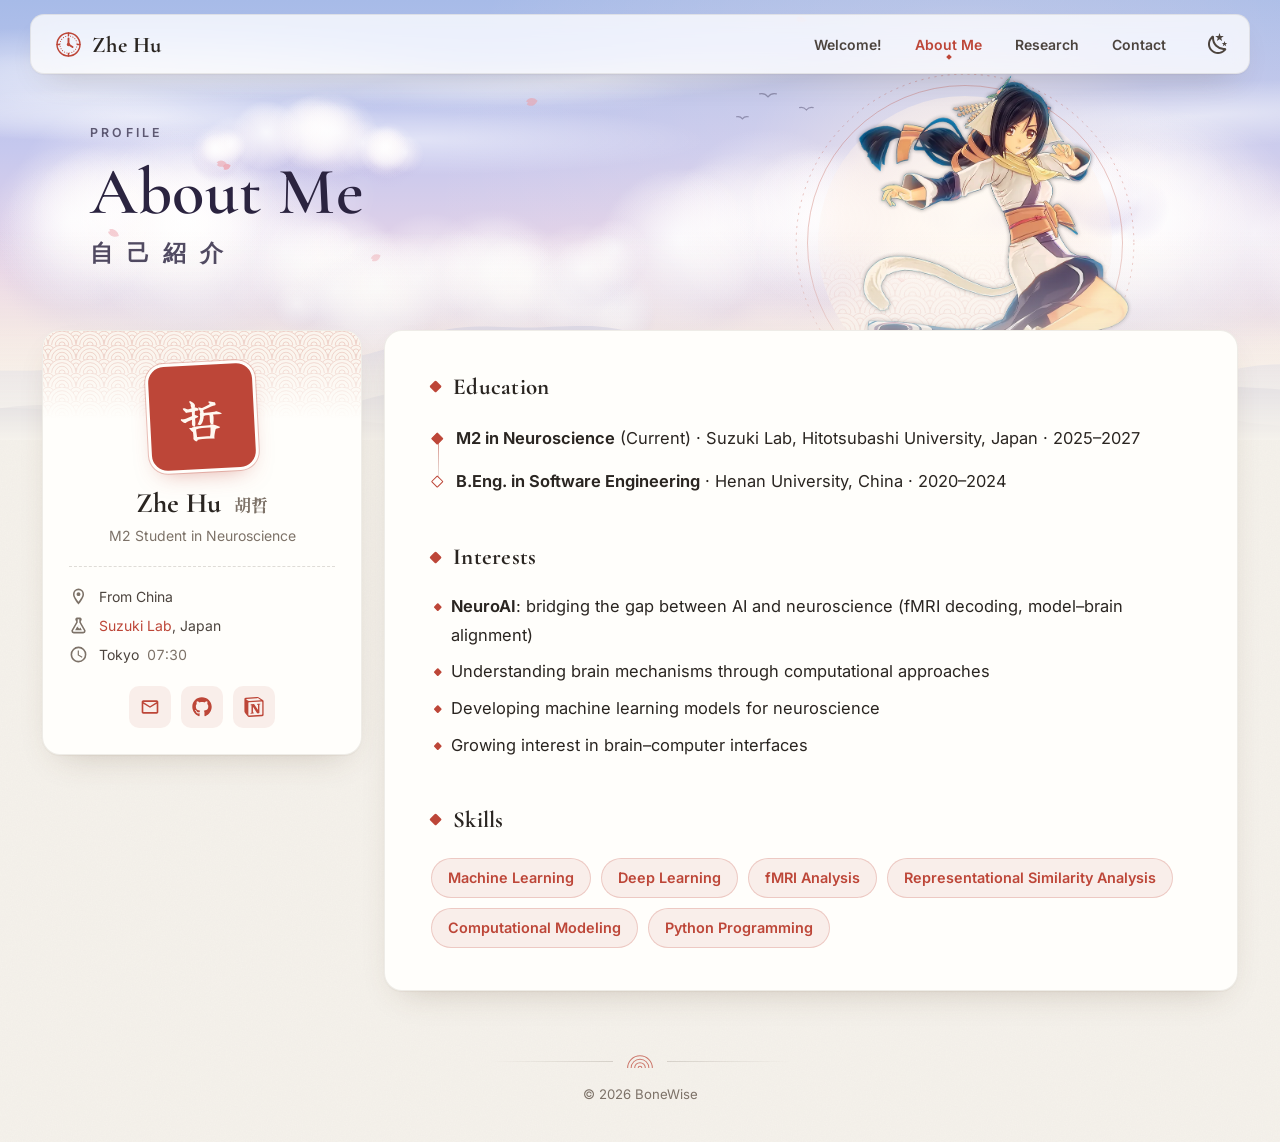
<file: cv/index.html>
<!doctype html>
<html lang="en" class="no-js">
  <head>
    
      <meta charset="utf-8">
      <meta name="viewport" content="width=device-width,initial-scale=1">
      
      
        <meta name="author" content="Zhe Hu">
      
      
        <link rel="canonical" href="https://huzhe3566.com/cv/">
      
      
        <link rel="prev" href="..">
      
      
        <link rel="next" href="../pubs/">
      
      
        
      
      
      <link rel="icon" href="../assets/images/favicon.svg">
      <meta name="generator" content="mkdocs-1.6.1, mkdocs-material-9.7.7">
    
    
      
        <title>About Me - Zhe Hu | NeuroAI</title>
      
    
    
      <link rel="stylesheet" href="../assets/stylesheets/main.ec1eaa64.min.css">
      
        
        <link rel="stylesheet" href="../assets/stylesheets/palette.ab4e12ef.min.css">
      
      


    
    
      
    
    
      
    
    
      <link rel="stylesheet" href="../assets/stylesheets/zh-theme.css">
    
    <script>__md_scope=new URL("..",location),__md_hash=e=>[...e].reduce(((e,_)=>(e<<5)-e+_.charCodeAt(0)),0),__md_get=(e,_=localStorage,t=__md_scope)=>JSON.parse(_.getItem(t.pathname+"."+e)),__md_set=(e,_,t=localStorage,a=__md_scope)=>{try{t.setItem(a.pathname+"."+e,JSON.stringify(_))}catch(e){}}</script>
    
      

    
    
  <link rel="preload" href="../assets/fonts/inter-latin.woff2" as="font" type="font/woff2" crossorigin>
  <link rel="preload" href="../assets/fonts/cormorant-latin.woff2" as="font" type="font/woff2" crossorigin>
  <script>document.documentElement.classList.add("zh-js");</script>

  </head>
  
  
    
    
      
    
    
    
    
    <body dir="ltr" data-md-color-scheme="slate" data-md-color-primary="custom" data-md-color-accent="custom">
  
    
    <input class="md-toggle" data-md-toggle="drawer" type="checkbox" id="__drawer" autocomplete="off">
    <input class="md-toggle" data-md-toggle="search" type="checkbox" id="__search" autocomplete="off">
    <label class="md-overlay" for="__drawer"></label>
    <div data-md-component="skip">
      
        
        <a href="#about-me" class="md-skip">
          Skip to content
        </a>
      
    </div>
    <div data-md-component="announce">
      
    </div>
    
    
      <header class="md-header zh-header" data-md-component="header">
  <nav class="md-header__inner md-grid zh-header__inner" aria-label="Header">
    <label class="md-header__button md-icon zh-header__menu" for="__drawer" aria-label="Menu">
      <svg xmlns="http://www.w3.org/2000/svg" viewBox="0 0 24 24"><path d="M3 6h18v2H3zm0 5h18v2H3zm0 5h18v2H3z"/></svg>
    </label>
    <a href=".." class="zh-brand" aria-label="Zhe Hu | NeuroAI">
      <span class="zh-brand__mark" aria-hidden="true"><svg xmlns="http://www.w3.org/2000/svg" viewBox="0 0 24 24" xmlns:c2pa="http://c2pa.org/manifest"><metadata><c2pa:manifest>[base64]/[base64]/4pEB3vQ22yz6iY3VybHgpc2VsZiNqdW1iZj1jMnBhLmFzc2VydGlvbnMvYzJwYS5oYXNoLmRhdGFkaGFzaFggqGRQuXDvQfu3nAlqIc48ATaaFlUoQvFoRP/OC+4E/[base64]/[base64]/3cyjxFA3Qo5S46fX0/ihY0VZ7mfb9KF703t5OjWDBWMA4GA1UdDwEB/wQEAwIHgDAVBgNVHSUEDjAMBgorBgEEAYPoXgIBMAwGA1UdEwEB/wQCMAAwHwYDVR0jBBgwFoAUzlHiBIFOZFsj+OPEz5o+nMHXXMIwCgYIKoZIzj0EAwMDZwAwZAIwMXMdFJ4BetLLVY7ORuE9noqbbAZOZn/aArXyTwFAZfKrPzxF2vPoJNf1+UCdg1XGAjBwX1zd9WGqYkqmL5SFqw1QySjr1zJfpJM9+1rdDwSPLMOPOjKuiXjoU/[base64]/G0Baek6RaAKfvDgs25qWhiXjPuryBumMalMNIg/+ckRxiDH8a/bC3uEWLA0I6CnXw=</c2pa:manifest></metadata><g fill="none" stroke="currentColor" stroke-linecap="round" stroke-linejoin="round"><circle cx="12" cy="12" r="10.2" stroke-width="1.3"/><circle cx="12" cy="12" r="7.6" stroke-width=".9" stroke-dasharray=".1 2.1"/><path d="M12 1.8v2.2M22.2 12H20M12 22.2V20M1.8 12H4" stroke-width="1.3"/><path d="M12 12V6.6M12 12l3.6 2.2" stroke-width="1.7"/></g><circle cx="12" cy="12" r="1.5" fill="currentColor"/></svg></span>
      <span class="zh-brand__text">Zhe Hu</span>
    </a>
    <ul class="zh-nav">
      
        
          <li>
            <a href=".." class="zh-nav__link">Welcome!</a>
          </li>
        
      
        
          <li>
            <a href="./" class="zh-nav__link is-active" aria-current="page">About Me</a>
          </li>
        
      
        
          <li>
            <a href="../pubs/" class="zh-nav__link">Research</a>
          </li>
        
      
        
          <li>
            <a href="../contact/" class="zh-nav__link">Contact</a>
          </li>
        
      
    </ul>
    <div class="zh-header__tools">
      
        <form class="md-header__option" data-md-component="palette">
  
    
    
    
    <input class="md-option" data-md-color-media="(prefers-color-scheme: dark)" data-md-color-scheme="slate" data-md-color-primary="custom" data-md-color-accent="custom"  aria-label="Switch to Day · 昼"  type="radio" name="__palette" id="__palette_0">
    
      <label class="md-header__button md-icon" title="Switch to Day · 昼" for="__palette_1" hidden>
        <svg xmlns="http://www.w3.org/2000/svg" viewBox="0 0 24 24"><path d="m3.55 19.09 1.41 1.41 1.8-1.79-1.42-1.42M12 6c-3.31 0-6 2.69-6 6s2.69 6 6 6 6-2.69 6-6c0-3.32-2.69-6-6-6m8 7h3v-2h-3m-2.76 7.71 1.8 1.79 1.41-1.41-1.79-1.8M20.45 5l-1.41-1.4-1.8 1.79 1.42 1.42M13 1h-2v3h2M6.76 5.39 4.96 3.6 3.55 5l1.79 1.81zM1 13h3v-2H1m12 9h-2v3h2"/></svg>
      </label>
    
  
    
    
    
    <input class="md-option" data-md-color-media="(prefers-color-scheme: light)" data-md-color-scheme="default" data-md-color-primary="custom" data-md-color-accent="custom"  aria-label="Switch to Night · 夜"  type="radio" name="__palette" id="__palette_1">
    
      <label class="md-header__button md-icon" title="Switch to Night · 夜" for="__palette_0" hidden>
        <svg xmlns="http://www.w3.org/2000/svg" viewBox="0 0 24 24"><path d="m17.75 4.09-2.53 1.94.91 3.06-2.63-1.81-2.63 1.81.91-3.06-2.53-1.94L12.44 4l1.06-3 1.06 3zm3.5 6.91-1.64 1.25.59 1.98-1.7-1.17-1.7 1.17.59-1.98L15.75 11l2.06-.05L18.5 9l.69 1.95zm-2.28 4.95c.83-.08 1.72 1.1 1.19 1.85-.32.45-.66.87-1.08 1.27C15.17 23 8.84 23 4.94 19.07c-3.91-3.9-3.91-10.24 0-14.14.4-.4.82-.76 1.27-1.08.75-.53 1.93.36 1.85 1.19-.27 2.86.69 5.83 2.89 8.02a9.96 9.96 0 0 0 8.02 2.89m-1.64 2.02a12.08 12.08 0 0 1-7.8-3.47c-2.17-2.19-3.33-5-3.49-7.82-2.81 3.14-2.7 7.96.31 10.98 3.02 3.01 7.84 3.12 10.98.31"/></svg>
      </label>
    
  
</form>
        <script>var palette=__md_get("__palette");if(palette&&palette.color){if("(prefers-color-scheme)"===palette.color.media){var media=matchMedia("(prefers-color-scheme: light)"),input=document.querySelector(media.matches?"[data-md-color-media='(prefers-color-scheme: light)']":"[data-md-color-media='(prefers-color-scheme: dark)']");palette.color.media=input.getAttribute("data-md-color-media"),palette.color.scheme=input.getAttribute("data-md-color-scheme"),palette.color.primary=input.getAttribute("data-md-color-primary"),palette.color.accent=input.getAttribute("data-md-color-accent")}for(var[key,value]of Object.entries(palette.color))document.body.setAttribute("data-md-color-"+key,value)}</script>
      
      
    </div>
  </nav>
</header>
    
    <div class="md-container" data-md-component="container">
      
  


<section class="zh-banner" data-page="cv" aria-label="Banner">
  <div class="zh-banner__art" aria-hidden="true">
    
    
    <canvas class="zh-banner__sky" data-image-night="0" data-image-day="0"></canvas><div class="zh-banner__motif md-grid" data-parallax="0.05">
      <div class="zh-motif zh-motif--sun zh-only-day">
        <svg viewBox="0 0 200 200">
          <defs>
            <radialGradient id="zh-sun-fill" cx="50%" cy="42%" r="58%">
              <stop offset="0" stop-color="#fffaf3" stop-opacity=".95"/>
              <stop offset=".7" stop-color="#fff3ea" stop-opacity=".55"/>
              <stop offset="1" stop-color="#ffeee6" stop-opacity="0"/>
            </radialGradient>
            <pattern id="zh-seigaiha" width="20" height="10" patternUnits="userSpaceOnUse">
              <g fill="#fff6ef" stroke="currentColor" stroke-width=".45">
                <g transform="translate(10 0)"><circle r="10"/><circle r="7.4"/><circle r="4.8"/><circle r="2.2"/></g>
                <g transform="translate(0 5)"><circle r="10"/><circle r="7.4"/><circle r="4.8"/><circle r="2.2"/></g>
                <g transform="translate(20 5)"><circle r="10"/><circle r="7.4"/><circle r="4.8"/><circle r="2.2"/></g>
                <g transform="translate(10 10)"><circle r="10"/><circle r="7.4"/><circle r="4.8"/><circle r="2.2"/></g>
              </g>
            </pattern>
            <linearGradient id="zh-wave-fade" x1="0" y1="0" x2="0" y2="1">
              <stop offset=".52" stop-color="#fff" stop-opacity="0"/>
              <stop offset=".8" stop-color="#fff" stop-opacity=".9"/>
              <stop offset="1" stop-color="#fff" stop-opacity=".2"/>
            </linearGradient>
            <mask id="zh-wave-mask"><rect width="200" height="200" fill="url(#zh-wave-fade)"/></mask>
            <clipPath id="zh-sun-clip"><circle cx="100" cy="100" r="84"/></clipPath>
          </defs>
          <circle cx="100" cy="100" r="84" fill="url(#zh-sun-fill)"/>
          <rect width="200" height="200" fill="url(#zh-seigaiha)" clip-path="url(#zh-sun-clip)" mask="url(#zh-wave-mask)" class="zh-motif__waves"/>
          <circle cx="100" cy="100" r="90" class="zh-motif__ring"/>
          <circle cx="100" cy="100" r="96.5" class="zh-motif__ring zh-motif__ring--dash"/>
        </svg>
      </div>

      <div class="zh-motif zh-motif--clock zh-only-night">
        <span class="zh-gear zh-gear--a"></span>
        <span class="zh-gear zh-gear--b"></span>
        <svg viewBox="0 0 200 200">
          <circle cx="100" cy="100" r="96" class="zh-motif__ring"/>
          <circle cx="100" cy="100" r="90.5" class="zh-motif__ring zh-motif__ring--thin"/>
          <g class="zh-clock__ticks">
              <line x1="100" y1="10.5" x2="100" y2="18" transform="rotate(0 100 100)" class="is-major"/>
              <line x1="100" y1="10.5" x2="100" y2="14" transform="rotate(6 100 100)"/>
              <line x1="100" y1="10.5" x2="100" y2="14" transform="rotate(12 100 100)"/>
              <line x1="100" y1="10.5" x2="100" y2="14" transform="rotate(18 100 100)"/>
              <line x1="100" y1="10.5" x2="100" y2="14" transform="rotate(24 100 100)"/>
              <line x1="100" y1="10.5" x2="100" y2="18" transform="rotate(30 100 100)" class="is-major"/>
              <line x1="100" y1="10.5" x2="100" y2="14" transform="rotate(36 100 100)"/>
              <line x1="100" y1="10.5" x2="100" y2="14" transform="rotate(42 100 100)"/>
              <line x1="100" y1="10.5" x2="100" y2="14" transform="rotate(48 100 100)"/>
              <line x1="100" y1="10.5" x2="100" y2="14" transform="rotate(54 100 100)"/>
              <line x1="100" y1="10.5" x2="100" y2="18" transform="rotate(60 100 100)" class="is-major"/>
              <line x1="100" y1="10.5" x2="100" y2="14" transform="rotate(66 100 100)"/>
              <line x1="100" y1="10.5" x2="100" y2="14" transform="rotate(72 100 100)"/>
              <line x1="100" y1="10.5" x2="100" y2="14" transform="rotate(78 100 100)"/>
              <line x1="100" y1="10.5" x2="100" y2="14" transform="rotate(84 100 100)"/>
              <line x1="100" y1="10.5" x2="100" y2="18" transform="rotate(90 100 100)" class="is-major"/>
              <line x1="100" y1="10.5" x2="100" y2="14" transform="rotate(96 100 100)"/>
              <line x1="100" y1="10.5" x2="100" y2="14" transform="rotate(102 100 100)"/>
              <line x1="100" y1="10.5" x2="100" y2="14" transform="rotate(108 100 100)"/>
              <line x1="100" y1="10.5" x2="100" y2="14" transform="rotate(114 100 100)"/>
              <line x1="100" y1="10.5" x2="100" y2="18" transform="rotate(120 100 100)" class="is-major"/>
              <line x1="100" y1="10.5" x2="100" y2="14" transform="rotate(126 100 100)"/>
              <line x1="100" y1="10.5" x2="100" y2="14" transform="rotate(132 100 100)"/>
              <line x1="100" y1="10.5" x2="100" y2="14" transform="rotate(138 100 100)"/>
              <line x1="100" y1="10.5" x2="100" y2="14" transform="rotate(144 100 100)"/>
              <line x1="100" y1="10.5" x2="100" y2="18" transform="rotate(150 100 100)" class="is-major"/>
              <line x1="100" y1="10.5" x2="100" y2="14" transform="rotate(156 100 100)"/>
              <line x1="100" y1="10.5" x2="100" y2="14" transform="rotate(162 100 100)"/>
              <line x1="100" y1="10.5" x2="100" y2="14" transform="rotate(168 100 100)"/>
              <line x1="100" y1="10.5" x2="100" y2="14" transform="rotate(174 100 100)"/>
              <line x1="100" y1="10.5" x2="100" y2="18" transform="rotate(180 100 100)" class="is-major"/>
              <line x1="100" y1="10.5" x2="100" y2="14" transform="rotate(186 100 100)"/>
              <line x1="100" y1="10.5" x2="100" y2="14" transform="rotate(192 100 100)"/>
              <line x1="100" y1="10.5" x2="100" y2="14" transform="rotate(198 100 100)"/>
              <line x1="100" y1="10.5" x2="100" y2="14" transform="rotate(204 100 100)"/>
              <line x1="100" y1="10.5" x2="100" y2="18" transform="rotate(210 100 100)" class="is-major"/>
              <line x1="100" y1="10.5" x2="100" y2="14" transform="rotate(216 100 100)"/>
              <line x1="100" y1="10.5" x2="100" y2="14" transform="rotate(222 100 100)"/>
              <line x1="100" y1="10.5" x2="100" y2="14" transform="rotate(228 100 100)"/>
              <line x1="100" y1="10.5" x2="100" y2="14" transform="rotate(234 100 100)"/>
              <line x1="100" y1="10.5" x2="100" y2="18" transform="rotate(240 100 100)" class="is-major"/>
              <line x1="100" y1="10.5" x2="100" y2="14" transform="rotate(246 100 100)"/>
              <line x1="100" y1="10.5" x2="100" y2="14" transform="rotate(252 100 100)"/>
              <line x1="100" y1="10.5" x2="100" y2="14" transform="rotate(258 100 100)"/>
              <line x1="100" y1="10.5" x2="100" y2="14" transform="rotate(264 100 100)"/>
              <line x1="100" y1="10.5" x2="100" y2="18" transform="rotate(270 100 100)" class="is-major"/>
              <line x1="100" y1="10.5" x2="100" y2="14" transform="rotate(276 100 100)"/>
              <line x1="100" y1="10.5" x2="100" y2="14" transform="rotate(282 100 100)"/>
              <line x1="100" y1="10.5" x2="100" y2="14" transform="rotate(288 100 100)"/>
              <line x1="100" y1="10.5" x2="100" y2="14" transform="rotate(294 100 100)"/>
              <line x1="100" y1="10.5" x2="100" y2="18" transform="rotate(300 100 100)" class="is-major"/>
              <line x1="100" y1="10.5" x2="100" y2="14" transform="rotate(306 100 100)"/>
              <line x1="100" y1="10.5" x2="100" y2="14" transform="rotate(312 100 100)"/>
              <line x1="100" y1="10.5" x2="100" y2="14" transform="rotate(318 100 100)"/>
              <line x1="100" y1="10.5" x2="100" y2="14" transform="rotate(324 100 100)"/>
              <line x1="100" y1="10.5" x2="100" y2="18" transform="rotate(330 100 100)" class="is-major"/>
              <line x1="100" y1="10.5" x2="100" y2="14" transform="rotate(336 100 100)"/>
              <line x1="100" y1="10.5" x2="100" y2="14" transform="rotate(342 100 100)"/>
              <line x1="100" y1="10.5" x2="100" y2="14" transform="rotate(348 100 100)"/>
              <line x1="100" y1="10.5" x2="100" y2="14" transform="rotate(354 100 100)"/>
          </g>
          <g class="zh-clock__numerals">
            <text x="100.0" y="29.0">XII</text>
            <text x="135.5" y="38.5">I</text>
            <text x="161.5" y="64.5">II</text>
            <text x="171.0" y="100.0">III</text>
            <text x="161.5" y="135.5">IIII</text>
            <text x="135.5" y="161.5">V</text>
            <text x="100.0" y="171.0">VI</text>
            <text x="64.5" y="161.5">VII</text>
            <text x="38.5" y="135.5">VIII</text>
            <text x="29.0" y="100.0">IX</text>
            <text x="38.5" y="64.5">X</text>
            <text x="64.5" y="38.5">XI</text>
          </g>
          <circle cx="100" cy="100" r="56" class="zh-motif__ring zh-motif__ring--dash"/>
          <circle cx="100" cy="100" r="22" class="zh-motif__ring zh-motif__ring--thin"/>
          <g class="zh-clock__hands">
            <line class="zh-clock__hand zh-clock__hand--h" x1="100" y1="106" x2="100" y2="62"/>
            <line class="zh-clock__hand zh-clock__hand--m" x1="100" y1="110" x2="100" y2="40"/>
            <line class="zh-clock__hand zh-clock__hand--s" x1="100" y1="116" x2="100" y2="30"/>
            <circle cx="100" cy="100" r="2.6" class="zh-clock__pin"/>
          </g>
        </svg>
      </div>
    </div><div class="zh-banner__cast md-grid" data-parallax="0.1">
      
        <div class="zh-figure zh-figure--day zh-only-day">
          <img src="../assets/images/characters/banner/kuon-about.webp" alt="" decoding="async">
        </div>
      
      
        <div class="zh-figure zh-figure--night zh-only-night">
          <img src="../assets/images/characters/banner/homura-about.webp" alt="" decoding="async">
        </div>
      
    </div>
    <div class="zh-banner__shade"></div>
  </div>

  
    <div class="zh-banner__inner zh-banner__inner--page md-grid" data-parallax="0.18">
      <p class="zh-banner__eyebrow"><span>Profile</span></p>
      <p class="zh-banner__title" aria-hidden="true">About Me<span lang="ja">自己紹介</span></p>
    </div>
  
</section>

      
        
          
        
      
      <main class="md-main" data-md-component="main">
        <div class="md-main__inner md-grid">
          
            
              
                
              
              <div class="md-sidebar md-sidebar--primary" data-md-component="sidebar" data-md-type="navigation" >
                <div class="md-sidebar__scrollwrap">
                  <div class="md-sidebar__inner">
                    



<nav class="md-nav md-nav--primary" aria-label="Navigation" data-md-level="0">
  <label class="md-nav__title" for="__drawer">
    <a href=".." title="Zhe Hu | NeuroAI" class="md-nav__button md-logo" aria-label="Zhe Hu | NeuroAI" data-md-component="logo">
      
  
  <svg xmlns="http://www.w3.org/2000/svg" viewBox="0 0 24 24" xmlns:c2pa="http://c2pa.org/manifest"><metadata><c2pa:manifest>[base64]/[base64]/4pEB3vQ22yz6iY3VybHgpc2VsZiNqdW1iZj1jMnBhLmFzc2VydGlvbnMvYzJwYS5oYXNoLmRhdGFkaGFzaFggqGRQuXDvQfu3nAlqIc48ATaaFlUoQvFoRP/OC+4E/[base64]/[base64]/3cyjxFA3Qo5S46fX0/ihY0VZ7mfb9KF703t5OjWDBWMA4GA1UdDwEB/wQEAwIHgDAVBgNVHSUEDjAMBgorBgEEAYPoXgIBMAwGA1UdEwEB/wQCMAAwHwYDVR0jBBgwFoAUzlHiBIFOZFsj+OPEz5o+nMHXXMIwCgYIKoZIzj0EAwMDZwAwZAIwMXMdFJ4BetLLVY7ORuE9noqbbAZOZn/aArXyTwFAZfKrPzxF2vPoJNf1+UCdg1XGAjBwX1zd9WGqYkqmL5SFqw1QySjr1zJfpJM9+1rdDwSPLMOPOjKuiXjoU/[base64]/G0Baek6RaAKfvDgs25qWhiXjPuryBumMalMNIg/+ckRxiDH8a/bC3uEWLA0I6CnXw=</c2pa:manifest></metadata><g fill="none" stroke="currentColor" stroke-linecap="round" stroke-linejoin="round"><circle cx="12" cy="12" r="10.2" stroke-width="1.3"/><circle cx="12" cy="12" r="7.6" stroke-width=".9" stroke-dasharray=".1 2.1"/><path d="M12 1.8v2.2M22.2 12H20M12 22.2V20M1.8 12H4" stroke-width="1.3"/><path d="M12 12V6.6M12 12l3.6 2.2" stroke-width="1.7"/></g><circle cx="12" cy="12" r="1.5" fill="currentColor"/></svg>

    </a>
    Zhe Hu | NeuroAI
  </label>
  
  <ul class="md-nav__list" data-md-scrollfix>
    
      
      
  
  
  
  
    <li class="md-nav__item">
      <a href=".." class="md-nav__link">
        
  
  
  <span class="md-ellipsis">
    
  
    Welcome!
  

    
  </span>
  
  

      </a>
    </li>
  

    
      
      
  
  
    
  
  
  
    <li class="md-nav__item md-nav__item--active">
      
      <input class="md-nav__toggle md-toggle" type="checkbox" id="__toc">
      
      
        
      
      
        <label class="md-nav__link md-nav__link--active" for="__toc">
          
  
  
  <span class="md-ellipsis">
    
  
    About Me
  

    
  </span>
  
  

          <span class="md-nav__icon md-icon"></span>
        </label>
      
      <a href="./" class="md-nav__link md-nav__link--active">
        
  
  
  <span class="md-ellipsis">
    
  
    About Me
  

    
  </span>
  
  

      </a>
      
        

<nav class="md-nav md-nav--secondary" aria-label="Table of contents">
  
  
  
    
  
  
    <label class="md-nav__title" for="__toc">
      <span class="md-nav__icon md-icon"></span>
      Table of contents
    </label>
    <ul class="md-nav__list" data-md-component="toc" data-md-scrollfix>
      
        <li class="md-nav__item">
  <a href="#education" class="md-nav__link">
    <span class="md-ellipsis">
      
        Education
      
    </span>
  </a>
  
</li>
      
        <li class="md-nav__item">
  <a href="#interests" class="md-nav__link">
    <span class="md-ellipsis">
      
        Interests
      
    </span>
  </a>
  
</li>
      
        <li class="md-nav__item">
  <a href="#skills" class="md-nav__link">
    <span class="md-ellipsis">
      
        Skills
      
    </span>
  </a>
  
</li>
      
    </ul>
  
</nav>
      
    </li>
  

    
      
      
  
  
  
  
    <li class="md-nav__item">
      <a href="../pubs/" class="md-nav__link">
        
  
  
  <span class="md-ellipsis">
    
  
    Research
  

    
  </span>
  
  

      </a>
    </li>
  

    
      
      
  
  
  
  
    <li class="md-nav__item">
      <a href="../contact/" class="md-nav__link">
        
  
  
  <span class="md-ellipsis">
    
  
    Contact
  

    
  </span>
  
  

      </a>
    </li>
  

    
  </ul>
</nav>
                  </div>
                </div>
              </div>
            
            
              
                
              
              <div class="md-sidebar md-sidebar--secondary" data-md-component="sidebar" data-md-type="toc" hidden>
                <div class="md-sidebar__scrollwrap">
                  <div class="md-sidebar__inner">
                    

<nav class="md-nav md-nav--secondary" aria-label="Table of contents">
  
  
  
    
  
  
    <label class="md-nav__title" for="__toc">
      <span class="md-nav__icon md-icon"></span>
      Table of contents
    </label>
    <ul class="md-nav__list" data-md-component="toc" data-md-scrollfix>
      
        <li class="md-nav__item">
  <a href="#education" class="md-nav__link">
    <span class="md-ellipsis">
      
        Education
      
    </span>
  </a>
  
</li>
      
        <li class="md-nav__item">
  <a href="#interests" class="md-nav__link">
    <span class="md-ellipsis">
      
        Interests
      
    </span>
  </a>
  
</li>
      
        <li class="md-nav__item">
  <a href="#skills" class="md-nav__link">
    <span class="md-ellipsis">
      
        Skills
      
    </span>
  </a>
  
</li>
      
    </ul>
  
</nav>
                  </div>
                </div>
              </div>
            
          
          
  <div class="zh-layout">
    <aside class="zh-aside" aria-label="Profile">
      
<div class="zh-card zh-profile">
  <div class="zh-profile__band" aria-hidden="true">
    <span class="zh-profile__gear zh-only-night"></span>
  </div>
  <div class="zh-profile__avatar" aria-hidden="true"><span>哲</span></div>
  <p class="zh-profile__name">Zhe Hu <span lang="zh-Hans">胡哲</span></p>
  <p class="zh-profile__role">M2 Student in Neuroscience</p>
  <ul class="zh-profile__facts">
    <li><svg xmlns="http://www.w3.org/2000/svg" viewBox="0 0 24 24"><path d="M12 6.5A2.5 2.5 0 0 1 14.5 9a2.5 2.5 0 0 1-2.5 2.5A2.5 2.5 0 0 1 9.5 9 2.5 2.5 0 0 1 12 6.5M12 2a7 7 0 0 1 7 7c0 5.25-7 13-7 13S5 14.25 5 9a7 7 0 0 1 7-7m0 2a5 5 0 0 0-5 5c0 1 0 3 5 9.71C17 12 17 10 17 9a5 5 0 0 0-5-5"/></svg><span>From China</span></li>
    <li><svg xmlns="http://www.w3.org/2000/svg" viewBox="0 0 24 24"><path d="M5 19a1 1 0 0 0 1 1h12a1 1 0 0 0 1-1c0-.21-.07-.41-.18-.57L13 8.35V4h-2v4.35L5.18 18.43c-.11.16-.18.36-.18.57m1 3a3 3 0 0 1-3-3c0-.6.18-1.16.5-1.63L9 7.81V6a1 1 0 0 1-1-1V4a2 2 0 0 1 2-2h4a2 2 0 0 1 2 2v1a1 1 0 0 1-1 1v1.81l5.5 9.56c.32.47.5 1.03.5 1.63a3 3 0 0 1-3 3zm7-6 1.34-1.34L16.27 18H7.73l2.66-4.61zm-.5-4a.5.5 0 0 1 .5.5.5.5 0 0 1-.5.5.5.5 0 0 1-.5-.5.5.5 0 0 1 .5-.5"/></svg><span><a href="https://sites.google.com/view/szklab" target="_blank" rel="noopener noreferrer">Suzuki Lab</a>, Japan</span></li>
    <li><svg xmlns="http://www.w3.org/2000/svg" viewBox="0 0 24 24"><path d="M12 20a8 8 0 0 0 8-8 8 8 0 0 0-8-8 8 8 0 0 0-8 8 8 8 0 0 0 8 8m0-18a10 10 0 0 1 10 10 10 10 0 0 1-10 10C6.47 22 2 17.5 2 12A10 10 0 0 1 12 2m.5 5v5.25l4.5 2.67-.75 1.23L11 13V7z"/></svg><span>Tokyo <time class="zh-tokyo-time">--:--</time></span></li>
  </ul>
  <div class="zh-profile__links">
    <a href="../contact/" title="Contact" aria-label="Contact"><svg xmlns="http://www.w3.org/2000/svg" viewBox="0 0 24 24"><path d="M22 6c0-1.1-.9-2-2-2H4c-1.1 0-2 .9-2 2v12c0 1.1.9 2 2 2h16c1.1 0 2-.9 2-2zm-2 0-8 5-8-5zm0 12H4V8l8 5 8-5z"/></svg></a>
    
      <a href="https://github.com/BoneWise" title="GitHub" aria-label="GitHub" target="_blank" rel="noopener noreferrer"><svg xmlns="http://www.w3.org/2000/svg" viewBox="0 0 512 512"><!--! Font Awesome Free 7.1.0 by @fontawesome - https://fontawesome.com License - https://fontawesome.com/license/free (Icons: CC BY 4.0, Fonts: SIL OFL 1.1, Code: MIT License) Copyright 2025 Fonticons, Inc.--><path d="M173.9 397.4c0 2-2.3 3.6-5.2 3.6-3.3.3-5.6-1.3-5.6-3.6 0-2 2.3-3.6 5.2-3.6 3-.3 5.6 1.3 5.6 3.6m-31.1-4.5c-.7 2 1.3 4.3 4.3 4.9 2.6 1 5.6 0 6.2-2s-1.3-4.3-4.3-5.2c-2.6-.7-5.5.3-6.2 2.3m44.2-1.7c-2.9.7-4.9 2.6-4.6 4.9.3 2 2.9 3.3 5.9 2.6 2.9-.7 4.9-2.6 4.6-4.6-.3-1.9-3-3.2-5.9-2.9M252.8 8C114.1 8 8 113.3 8 252c0 110.9 69.8 205.8 169.5 239.2 12.8 2.3 17.3-5.6 17.3-12.1 0-6.2-.3-40.4-.3-61.4 0 0-70 15-84.7-29.8 0 0-11.4-29.1-27.8-36.6 0 0-22.9-15.7 1.6-15.4 0 0 24.9 2 38.6 25.8 21.9 38.6 58.6 27.5 72.9 20.9 2.3-16 8.8-27.1 16-33.7-55.9-6.2-112.3-14.3-112.3-110.5 0-27.5 7.6-41.3 23.6-58.9-2.6-6.5-11.1-33.3 2.6-67.9 20.9-6.5 69 27 69 27 20-5.6 41.5-8.5 62.8-8.5s42.8 2.9 62.8 8.5c0 0 48.1-33.6 69-27 13.7 34.7 5.2 61.4 2.6 67.9 16 17.7 25.8 31.5 25.8 58.9 0 96.5-58.9 104.2-114.8 110.5 9.2 7.9 17 22.9 17 46.4 0 33.7-.3 75.4-.3 83.6 0 6.5 4.6 14.4 17.3 12.1C436.2 457.8 504 362.9 504 252 504 113.3 391.5 8 252.8 8M105.2 352.9c-1.3 1-1 3.3.7 5.2 1.6 1.6 3.9 2.3 5.2 1 1.3-1 1-3.3-.7-5.2-1.6-1.6-3.9-2.3-5.2-1m-10.8-8.1c-.7 1.3.3 2.9 2.3 3.9 1.6 1 3.6.7 4.3-.7.7-1.3-.3-2.9-2.3-3.9-2-.6-3.6-.3-4.3.7m32.4 35.6c-1.6 1.3-1 4.3 1.3 6.2 2.3 2.3 5.2 2.6 6.5 1 1.3-1.3.7-4.3-1.3-6.2-2.2-2.3-5.2-2.6-6.5-1m-11.4-14.7c-1.6 1-1.6 3.6 0 5.9s4.3 3.3 5.6 2.3c1.6-1.3 1.6-3.9 0-6.2-1.4-2.3-4-3.3-5.6-2"/></svg></a>
    
    
      <a href="https://www.notion.so/210b53648e9180d9816df03c3f8055f7?v=210b53648e9180d19a9d000ca3071a3f&source=copy_link" title="Reading notes on Notion" aria-label="Reading notes on Notion" target="_blank" rel="noopener noreferrer"><svg xmlns="http://www.w3.org/2000/svg" viewBox="0 0 24 24"><path d="M4.459 4.208c.746.606 1.026.56 2.428.466l13.215-.793c.28 0 .047-.28-.046-.326L17.86 1.968c-.42-.326-.981-.7-2.055-.607L3.01 2.295c-.466.046-.56.28-.374.466zm.793 3.08v13.904c0 .747.373 1.027 1.214.98l14.523-.84c.841-.046.935-.56.935-1.167V6.354c0-.606-.233-.933-.748-.887l-15.177.887c-.56.047-.747.327-.747.933zm14.337.745c.093.42 0 .84-.42.888l-.7.14v10.264c-.608.327-1.168.514-1.635.514-.748 0-.935-.234-1.495-.933l-4.577-7.186v6.952L12.21 19s0 .84-1.168.84l-3.222.186c-.093-.186 0-.653.327-.746l.84-.233V9.854L7.822 9.76c-.094-.42.14-1.026.793-1.073l3.456-.233 4.764 7.279v-6.44l-1.215-.139c-.093-.514.28-.887.747-.933zM1.936 1.035l13.31-.98c1.634-.14 2.055-.047 3.082.7l4.249 2.986c.7.513.934.653.934 1.213v16.378c0 1.026-.373 1.634-1.68 1.726l-15.458.934c-.98.047-1.448-.093-1.962-.747l-3.129-4.06c-.56-.747-.793-1.306-.793-1.96V2.667c0-.839.374-1.54 1.447-1.632"/></svg></a>
    
  </div>
</div>
    </aside>
    <div class="md-content zh-main" data-md-component="content">
      <article class="md-content__inner md-typeset zh-card zh-page has-banner-title">
        
          
  




<h1 id="about-me">About Me</h1>
<h2 id="education">Education</h2>
<ul>
<li><strong>M2 in Neuroscience</strong> (Current) · Suzuki Lab, Hitotsubashi University, Japan · 2025–2027</li>
<li><strong>B.Eng. in Software Engineering</strong> · Henan University, China · 2020–2024</li>
</ul>
<h2 id="interests">Interests</h2>
<ul>
<li><strong>NeuroAI</strong>: bridging the gap between AI and neuroscience (fMRI decoding, model–brain alignment)</li>
<li>Understanding brain mechanisms through computational approaches</li>
<li>Developing machine learning models for neuroscience</li>
<li>Growing interest in brain–computer interfaces</li>
</ul>
<h2 id="skills">Skills</h2>
<ul class="zh-tags">
  <li>Machine Learning</li>
  <li>Deep Learning</li>
  <li>fMRI Analysis</li>
  <li>Representational Similarity Analysis</li>
  <li>Computational Modeling</li>
  <li>Python Programming</li>
</ul>







  
  




  



        
      </article>
    </div>
  </div>

          
<script>var target=document.getElementById(location.hash.slice(1));target&&target.name&&(target.checked=target.name.startsWith("__tabbed_"))</script>
        </div>
        
          <button type="button" class="md-top md-icon" data-md-component="top" hidden>
  
  <svg xmlns="http://www.w3.org/2000/svg" viewBox="0 0 24 24"><path d="M13 20h-2V8l-5.5 5.5-1.42-1.42L12 4.16l7.92 7.92-1.42 1.42L13 8z"/></svg>
  Back to top
</button>
        
      </main>
      
        <footer class="md-footer zh-footer">
  <div class="zh-footer__inner md-grid">
    <span class="zh-footer__mark" aria-hidden="true"><i></i></span>
    <p class="zh-footer__copy">
      © 2026 BoneWise
    </p>
  </div>
</footer>
      
    </div>
    <div class="md-dialog" data-md-component="dialog">
      <div class="md-dialog__inner md-typeset"></div>
    </div>
    
    
    
      
      
      <script id="__config" type="application/json">{"annotate": null, "base": "..", "features": ["navigation.top"], "search": "../assets/javascripts/workers/search.2c215733.min.js", "tags": null, "translations": {"clipboard.copied": "Copied to clipboard", "clipboard.copy": "Copy to clipboard", "search.result.more.one": "1 more on this page", "search.result.more.other": "# more on this page", "search.result.none": "No matching documents", "search.result.one": "1 matching document", "search.result.other": "# matching documents", "search.result.placeholder": "Type to start searching", "search.result.term.missing": "Missing", "select.version": "Select version"}, "version": null}</script>
    
    
      <script src="../assets/javascripts/bundle.d7400e89.min.js"></script>
      
        <script src="../assets/javascripts/zh-theme.js"></script>
      
    
  </body>
</html>
</file>
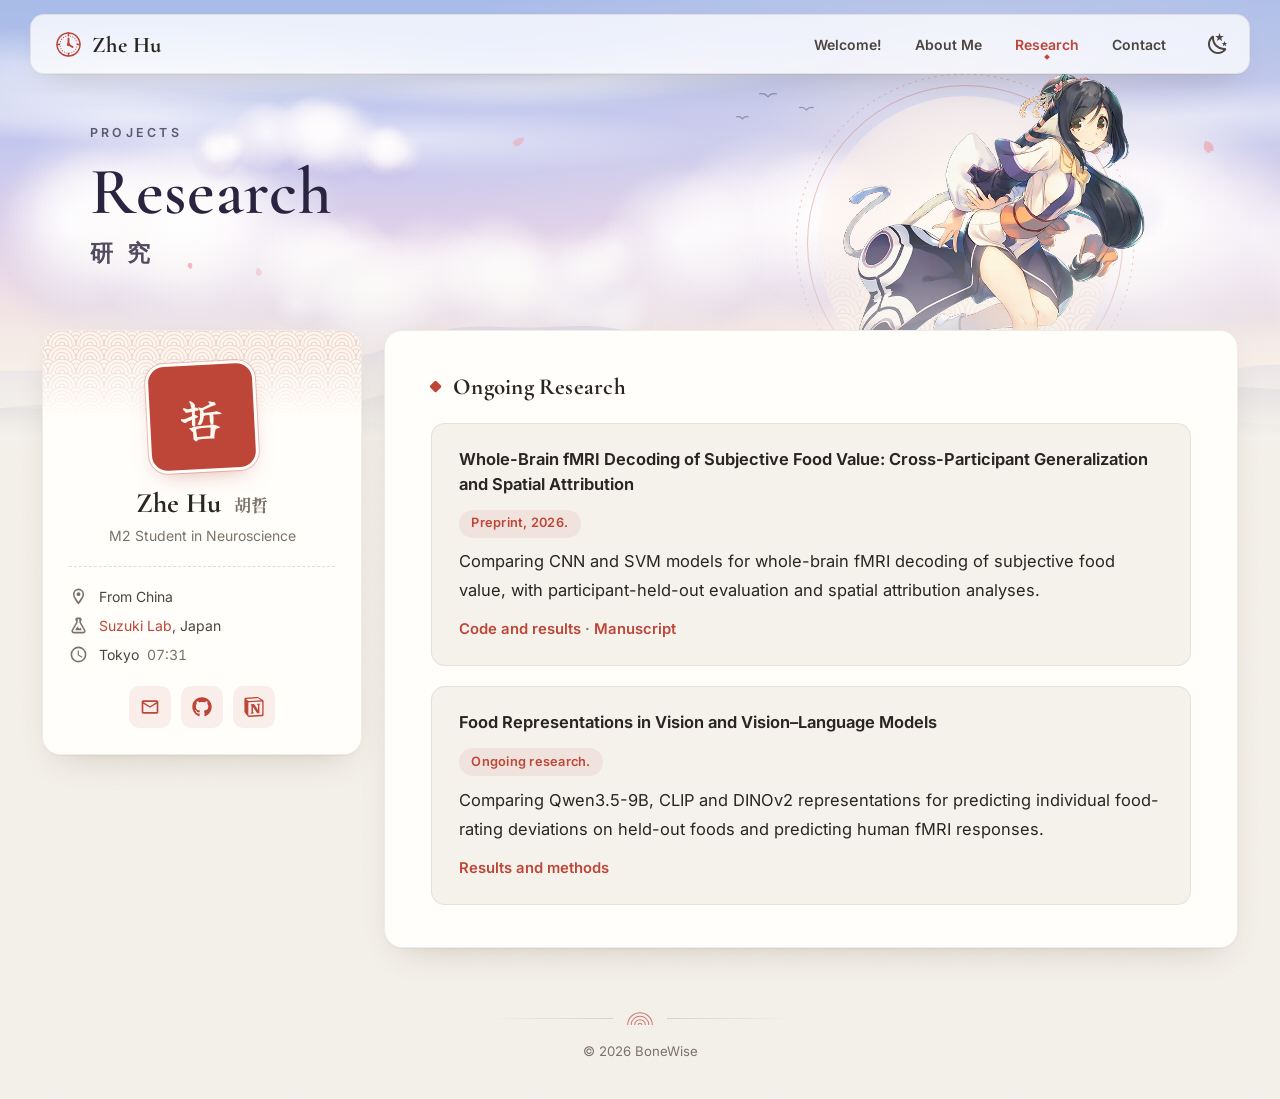
<file: pubs/index.html>
<!doctype html>
<html lang="en" class="no-js">
  <head>
    
      <meta charset="utf-8">
      <meta name="viewport" content="width=device-width,initial-scale=1">
      
      
        <meta name="author" content="Zhe Hu">
      
      
        <link rel="canonical" href="https://huzhe3566.com/pubs/">
      
      
        <link rel="prev" href="../cv/">
      
      
        <link rel="next" href="../contact/">
      
      
        
      
      
      <link rel="icon" href="../assets/images/favicon.svg">
      <meta name="generator" content="mkdocs-1.6.1, mkdocs-material-9.7.7">
    
    
      
        <title>Research - Zhe Hu | NeuroAI</title>
      
    
    
      <link rel="stylesheet" href="../assets/stylesheets/main.ec1eaa64.min.css">
      
        
        <link rel="stylesheet" href="../assets/stylesheets/palette.ab4e12ef.min.css">
      
      


    
    
      
    
    
      
    
    
      <link rel="stylesheet" href="../assets/stylesheets/zh-theme.css">
    
    <script>__md_scope=new URL("..",location),__md_hash=e=>[...e].reduce(((e,_)=>(e<<5)-e+_.charCodeAt(0)),0),__md_get=(e,_=localStorage,t=__md_scope)=>JSON.parse(_.getItem(t.pathname+"."+e)),__md_set=(e,_,t=localStorage,a=__md_scope)=>{try{t.setItem(a.pathname+"."+e,JSON.stringify(_))}catch(e){}}</script>
    
      

    
    
  <link rel="preload" href="../assets/fonts/inter-latin.woff2" as="font" type="font/woff2" crossorigin>
  <link rel="preload" href="../assets/fonts/cormorant-latin.woff2" as="font" type="font/woff2" crossorigin>
  <script>document.documentElement.classList.add("zh-js");</script>

  </head>
  
  
    
    
      
    
    
    
    
    <body dir="ltr" data-md-color-scheme="slate" data-md-color-primary="custom" data-md-color-accent="custom">
  
    
    <input class="md-toggle" data-md-toggle="drawer" type="checkbox" id="__drawer" autocomplete="off">
    <input class="md-toggle" data-md-toggle="search" type="checkbox" id="__search" autocomplete="off">
    <label class="md-overlay" for="__drawer"></label>
    <div data-md-component="skip">
      
        
        <a href="#research" class="md-skip">
          Skip to content
        </a>
      
    </div>
    <div data-md-component="announce">
      
    </div>
    
    
      <header class="md-header zh-header" data-md-component="header">
  <nav class="md-header__inner md-grid zh-header__inner" aria-label="Header">
    <label class="md-header__button md-icon zh-header__menu" for="__drawer" aria-label="Menu">
      <svg xmlns="http://www.w3.org/2000/svg" viewBox="0 0 24 24"><path d="M3 6h18v2H3zm0 5h18v2H3zm0 5h18v2H3z"/></svg>
    </label>
    <a href=".." class="zh-brand" aria-label="Zhe Hu | NeuroAI">
      <span class="zh-brand__mark" aria-hidden="true"><svg xmlns="http://www.w3.org/2000/svg" viewBox="0 0 24 24" xmlns:c2pa="http://c2pa.org/manifest"><metadata><c2pa:manifest>[base64]/[base64]/4pEB3vQ22yz6iY3VybHgpc2VsZiNqdW1iZj1jMnBhLmFzc2VydGlvbnMvYzJwYS5oYXNoLmRhdGFkaGFzaFggqGRQuXDvQfu3nAlqIc48ATaaFlUoQvFoRP/OC+4E/[base64]/[base64]/3cyjxFA3Qo5S46fX0/ihY0VZ7mfb9KF703t5OjWDBWMA4GA1UdDwEB/wQEAwIHgDAVBgNVHSUEDjAMBgorBgEEAYPoXgIBMAwGA1UdEwEB/wQCMAAwHwYDVR0jBBgwFoAUzlHiBIFOZFsj+OPEz5o+nMHXXMIwCgYIKoZIzj0EAwMDZwAwZAIwMXMdFJ4BetLLVY7ORuE9noqbbAZOZn/aArXyTwFAZfKrPzxF2vPoJNf1+UCdg1XGAjBwX1zd9WGqYkqmL5SFqw1QySjr1zJfpJM9+1rdDwSPLMOPOjKuiXjoU/[base64]/G0Baek6RaAKfvDgs25qWhiXjPuryBumMalMNIg/+ckRxiDH8a/bC3uEWLA0I6CnXw=</c2pa:manifest></metadata><g fill="none" stroke="currentColor" stroke-linecap="round" stroke-linejoin="round"><circle cx="12" cy="12" r="10.2" stroke-width="1.3"/><circle cx="12" cy="12" r="7.6" stroke-width=".9" stroke-dasharray=".1 2.1"/><path d="M12 1.8v2.2M22.2 12H20M12 22.2V20M1.8 12H4" stroke-width="1.3"/><path d="M12 12V6.6M12 12l3.6 2.2" stroke-width="1.7"/></g><circle cx="12" cy="12" r="1.5" fill="currentColor"/></svg></span>
      <span class="zh-brand__text">Zhe Hu</span>
    </a>
    <ul class="zh-nav">
      
        
          <li>
            <a href=".." class="zh-nav__link">Welcome!</a>
          </li>
        
      
        
          <li>
            <a href="../cv/" class="zh-nav__link">About Me</a>
          </li>
        
      
        
          <li>
            <a href="./" class="zh-nav__link is-active" aria-current="page">Research</a>
          </li>
        
      
        
          <li>
            <a href="../contact/" class="zh-nav__link">Contact</a>
          </li>
        
      
    </ul>
    <div class="zh-header__tools">
      
        <form class="md-header__option" data-md-component="palette">
  
    
    
    
    <input class="md-option" data-md-color-media="(prefers-color-scheme: dark)" data-md-color-scheme="slate" data-md-color-primary="custom" data-md-color-accent="custom"  aria-label="Switch to Day · 昼"  type="radio" name="__palette" id="__palette_0">
    
      <label class="md-header__button md-icon" title="Switch to Day · 昼" for="__palette_1" hidden>
        <svg xmlns="http://www.w3.org/2000/svg" viewBox="0 0 24 24"><path d="m3.55 19.09 1.41 1.41 1.8-1.79-1.42-1.42M12 6c-3.31 0-6 2.69-6 6s2.69 6 6 6 6-2.69 6-6c0-3.32-2.69-6-6-6m8 7h3v-2h-3m-2.76 7.71 1.8 1.79 1.41-1.41-1.79-1.8M20.45 5l-1.41-1.4-1.8 1.79 1.42 1.42M13 1h-2v3h2M6.76 5.39 4.96 3.6 3.55 5l1.79 1.81zM1 13h3v-2H1m12 9h-2v3h2"/></svg>
      </label>
    
  
    
    
    
    <input class="md-option" data-md-color-media="(prefers-color-scheme: light)" data-md-color-scheme="default" data-md-color-primary="custom" data-md-color-accent="custom"  aria-label="Switch to Night · 夜"  type="radio" name="__palette" id="__palette_1">
    
      <label class="md-header__button md-icon" title="Switch to Night · 夜" for="__palette_0" hidden>
        <svg xmlns="http://www.w3.org/2000/svg" viewBox="0 0 24 24"><path d="m17.75 4.09-2.53 1.94.91 3.06-2.63-1.81-2.63 1.81.91-3.06-2.53-1.94L12.44 4l1.06-3 1.06 3zm3.5 6.91-1.64 1.25.59 1.98-1.7-1.17-1.7 1.17.59-1.98L15.75 11l2.06-.05L18.5 9l.69 1.95zm-2.28 4.95c.83-.08 1.72 1.1 1.19 1.85-.32.45-.66.87-1.08 1.27C15.17 23 8.84 23 4.94 19.07c-3.91-3.9-3.91-10.24 0-14.14.4-.4.82-.76 1.27-1.08.75-.53 1.93.36 1.85 1.19-.27 2.86.69 5.83 2.89 8.02a9.96 9.96 0 0 0 8.02 2.89m-1.64 2.02a12.08 12.08 0 0 1-7.8-3.47c-2.17-2.19-3.33-5-3.49-7.82-2.81 3.14-2.7 7.96.31 10.98 3.02 3.01 7.84 3.12 10.98.31"/></svg>
      </label>
    
  
</form>
        <script>var palette=__md_get("__palette");if(palette&&palette.color){if("(prefers-color-scheme)"===palette.color.media){var media=matchMedia("(prefers-color-scheme: light)"),input=document.querySelector(media.matches?"[data-md-color-media='(prefers-color-scheme: light)']":"[data-md-color-media='(prefers-color-scheme: dark)']");palette.color.media=input.getAttribute("data-md-color-media"),palette.color.scheme=input.getAttribute("data-md-color-scheme"),palette.color.primary=input.getAttribute("data-md-color-primary"),palette.color.accent=input.getAttribute("data-md-color-accent")}for(var[key,value]of Object.entries(palette.color))document.body.setAttribute("data-md-color-"+key,value)}</script>
      
      
    </div>
  </nav>
</header>
    
    <div class="md-container" data-md-component="container">
      
  


<section class="zh-banner" data-page="pubs" aria-label="Banner">
  <div class="zh-banner__art" aria-hidden="true">
    
    
    <canvas class="zh-banner__sky" data-image-night="0" data-image-day="0"></canvas><div class="zh-banner__motif md-grid" data-parallax="0.05">
      <div class="zh-motif zh-motif--sun zh-only-day">
        <svg viewBox="0 0 200 200">
          <defs>
            <radialGradient id="zh-sun-fill" cx="50%" cy="42%" r="58%">
              <stop offset="0" stop-color="#fffaf3" stop-opacity=".95"/>
              <stop offset=".7" stop-color="#fff3ea" stop-opacity=".55"/>
              <stop offset="1" stop-color="#ffeee6" stop-opacity="0"/>
            </radialGradient>
            <pattern id="zh-seigaiha" width="20" height="10" patternUnits="userSpaceOnUse">
              <g fill="#fff6ef" stroke="currentColor" stroke-width=".45">
                <g transform="translate(10 0)"><circle r="10"/><circle r="7.4"/><circle r="4.8"/><circle r="2.2"/></g>
                <g transform="translate(0 5)"><circle r="10"/><circle r="7.4"/><circle r="4.8"/><circle r="2.2"/></g>
                <g transform="translate(20 5)"><circle r="10"/><circle r="7.4"/><circle r="4.8"/><circle r="2.2"/></g>
                <g transform="translate(10 10)"><circle r="10"/><circle r="7.4"/><circle r="4.8"/><circle r="2.2"/></g>
              </g>
            </pattern>
            <linearGradient id="zh-wave-fade" x1="0" y1="0" x2="0" y2="1">
              <stop offset=".52" stop-color="#fff" stop-opacity="0"/>
              <stop offset=".8" stop-color="#fff" stop-opacity=".9"/>
              <stop offset="1" stop-color="#fff" stop-opacity=".2"/>
            </linearGradient>
            <mask id="zh-wave-mask"><rect width="200" height="200" fill="url(#zh-wave-fade)"/></mask>
            <clipPath id="zh-sun-clip"><circle cx="100" cy="100" r="84"/></clipPath>
          </defs>
          <circle cx="100" cy="100" r="84" fill="url(#zh-sun-fill)"/>
          <rect width="200" height="200" fill="url(#zh-seigaiha)" clip-path="url(#zh-sun-clip)" mask="url(#zh-wave-mask)" class="zh-motif__waves"/>
          <circle cx="100" cy="100" r="90" class="zh-motif__ring"/>
          <circle cx="100" cy="100" r="96.5" class="zh-motif__ring zh-motif__ring--dash"/>
        </svg>
      </div>

      <div class="zh-motif zh-motif--clock zh-only-night">
        <span class="zh-gear zh-gear--a"></span>
        <span class="zh-gear zh-gear--b"></span>
        <svg viewBox="0 0 200 200">
          <circle cx="100" cy="100" r="96" class="zh-motif__ring"/>
          <circle cx="100" cy="100" r="90.5" class="zh-motif__ring zh-motif__ring--thin"/>
          <g class="zh-clock__ticks">
              <line x1="100" y1="10.5" x2="100" y2="18" transform="rotate(0 100 100)" class="is-major"/>
              <line x1="100" y1="10.5" x2="100" y2="14" transform="rotate(6 100 100)"/>
              <line x1="100" y1="10.5" x2="100" y2="14" transform="rotate(12 100 100)"/>
              <line x1="100" y1="10.5" x2="100" y2="14" transform="rotate(18 100 100)"/>
              <line x1="100" y1="10.5" x2="100" y2="14" transform="rotate(24 100 100)"/>
              <line x1="100" y1="10.5" x2="100" y2="18" transform="rotate(30 100 100)" class="is-major"/>
              <line x1="100" y1="10.5" x2="100" y2="14" transform="rotate(36 100 100)"/>
              <line x1="100" y1="10.5" x2="100" y2="14" transform="rotate(42 100 100)"/>
              <line x1="100" y1="10.5" x2="100" y2="14" transform="rotate(48 100 100)"/>
              <line x1="100" y1="10.5" x2="100" y2="14" transform="rotate(54 100 100)"/>
              <line x1="100" y1="10.5" x2="100" y2="18" transform="rotate(60 100 100)" class="is-major"/>
              <line x1="100" y1="10.5" x2="100" y2="14" transform="rotate(66 100 100)"/>
              <line x1="100" y1="10.5" x2="100" y2="14" transform="rotate(72 100 100)"/>
              <line x1="100" y1="10.5" x2="100" y2="14" transform="rotate(78 100 100)"/>
              <line x1="100" y1="10.5" x2="100" y2="14" transform="rotate(84 100 100)"/>
              <line x1="100" y1="10.5" x2="100" y2="18" transform="rotate(90 100 100)" class="is-major"/>
              <line x1="100" y1="10.5" x2="100" y2="14" transform="rotate(96 100 100)"/>
              <line x1="100" y1="10.5" x2="100" y2="14" transform="rotate(102 100 100)"/>
              <line x1="100" y1="10.5" x2="100" y2="14" transform="rotate(108 100 100)"/>
              <line x1="100" y1="10.5" x2="100" y2="14" transform="rotate(114 100 100)"/>
              <line x1="100" y1="10.5" x2="100" y2="18" transform="rotate(120 100 100)" class="is-major"/>
              <line x1="100" y1="10.5" x2="100" y2="14" transform="rotate(126 100 100)"/>
              <line x1="100" y1="10.5" x2="100" y2="14" transform="rotate(132 100 100)"/>
              <line x1="100" y1="10.5" x2="100" y2="14" transform="rotate(138 100 100)"/>
              <line x1="100" y1="10.5" x2="100" y2="14" transform="rotate(144 100 100)"/>
              <line x1="100" y1="10.5" x2="100" y2="18" transform="rotate(150 100 100)" class="is-major"/>
              <line x1="100" y1="10.5" x2="100" y2="14" transform="rotate(156 100 100)"/>
              <line x1="100" y1="10.5" x2="100" y2="14" transform="rotate(162 100 100)"/>
              <line x1="100" y1="10.5" x2="100" y2="14" transform="rotate(168 100 100)"/>
              <line x1="100" y1="10.5" x2="100" y2="14" transform="rotate(174 100 100)"/>
              <line x1="100" y1="10.5" x2="100" y2="18" transform="rotate(180 100 100)" class="is-major"/>
              <line x1="100" y1="10.5" x2="100" y2="14" transform="rotate(186 100 100)"/>
              <line x1="100" y1="10.5" x2="100" y2="14" transform="rotate(192 100 100)"/>
              <line x1="100" y1="10.5" x2="100" y2="14" transform="rotate(198 100 100)"/>
              <line x1="100" y1="10.5" x2="100" y2="14" transform="rotate(204 100 100)"/>
              <line x1="100" y1="10.5" x2="100" y2="18" transform="rotate(210 100 100)" class="is-major"/>
              <line x1="100" y1="10.5" x2="100" y2="14" transform="rotate(216 100 100)"/>
              <line x1="100" y1="10.5" x2="100" y2="14" transform="rotate(222 100 100)"/>
              <line x1="100" y1="10.5" x2="100" y2="14" transform="rotate(228 100 100)"/>
              <line x1="100" y1="10.5" x2="100" y2="14" transform="rotate(234 100 100)"/>
              <line x1="100" y1="10.5" x2="100" y2="18" transform="rotate(240 100 100)" class="is-major"/>
              <line x1="100" y1="10.5" x2="100" y2="14" transform="rotate(246 100 100)"/>
              <line x1="100" y1="10.5" x2="100" y2="14" transform="rotate(252 100 100)"/>
              <line x1="100" y1="10.5" x2="100" y2="14" transform="rotate(258 100 100)"/>
              <line x1="100" y1="10.5" x2="100" y2="14" transform="rotate(264 100 100)"/>
              <line x1="100" y1="10.5" x2="100" y2="18" transform="rotate(270 100 100)" class="is-major"/>
              <line x1="100" y1="10.5" x2="100" y2="14" transform="rotate(276 100 100)"/>
              <line x1="100" y1="10.5" x2="100" y2="14" transform="rotate(282 100 100)"/>
              <line x1="100" y1="10.5" x2="100" y2="14" transform="rotate(288 100 100)"/>
              <line x1="100" y1="10.5" x2="100" y2="14" transform="rotate(294 100 100)"/>
              <line x1="100" y1="10.5" x2="100" y2="18" transform="rotate(300 100 100)" class="is-major"/>
              <line x1="100" y1="10.5" x2="100" y2="14" transform="rotate(306 100 100)"/>
              <line x1="100" y1="10.5" x2="100" y2="14" transform="rotate(312 100 100)"/>
              <line x1="100" y1="10.5" x2="100" y2="14" transform="rotate(318 100 100)"/>
              <line x1="100" y1="10.5" x2="100" y2="14" transform="rotate(324 100 100)"/>
              <line x1="100" y1="10.5" x2="100" y2="18" transform="rotate(330 100 100)" class="is-major"/>
              <line x1="100" y1="10.5" x2="100" y2="14" transform="rotate(336 100 100)"/>
              <line x1="100" y1="10.5" x2="100" y2="14" transform="rotate(342 100 100)"/>
              <line x1="100" y1="10.5" x2="100" y2="14" transform="rotate(348 100 100)"/>
              <line x1="100" y1="10.5" x2="100" y2="14" transform="rotate(354 100 100)"/>
          </g>
          <g class="zh-clock__numerals">
            <text x="100.0" y="29.0">XII</text>
            <text x="135.5" y="38.5">I</text>
            <text x="161.5" y="64.5">II</text>
            <text x="171.0" y="100.0">III</text>
            <text x="161.5" y="135.5">IIII</text>
            <text x="135.5" y="161.5">V</text>
            <text x="100.0" y="171.0">VI</text>
            <text x="64.5" y="161.5">VII</text>
            <text x="38.5" y="135.5">VIII</text>
            <text x="29.0" y="100.0">IX</text>
            <text x="38.5" y="64.5">X</text>
            <text x="64.5" y="38.5">XI</text>
          </g>
          <circle cx="100" cy="100" r="56" class="zh-motif__ring zh-motif__ring--dash"/>
          <circle cx="100" cy="100" r="22" class="zh-motif__ring zh-motif__ring--thin"/>
          <g class="zh-clock__hands">
            <line class="zh-clock__hand zh-clock__hand--h" x1="100" y1="106" x2="100" y2="62"/>
            <line class="zh-clock__hand zh-clock__hand--m" x1="100" y1="110" x2="100" y2="40"/>
            <line class="zh-clock__hand zh-clock__hand--s" x1="100" y1="116" x2="100" y2="30"/>
            <circle cx="100" cy="100" r="2.6" class="zh-clock__pin"/>
          </g>
        </svg>
      </div>
    </div><div class="zh-banner__cast md-grid" data-parallax="0.1">
      
        <div class="zh-figure zh-figure--day zh-only-day">
          <img src="../assets/images/characters/banner/kuon-research.webp" alt="" decoding="async">
        </div>
      
      
        <div class="zh-figure zh-figure--night zh-only-night">
          <img src="../assets/images/characters/banner/homura-research.webp" alt="" decoding="async">
        </div>
      
    </div>
    <div class="zh-banner__shade"></div>
  </div>

  
    <div class="zh-banner__inner zh-banner__inner--page md-grid" data-parallax="0.18">
      <p class="zh-banner__eyebrow"><span>Projects</span></p>
      <p class="zh-banner__title" aria-hidden="true">Research<span lang="ja">研究</span></p>
    </div>
  
</section>

      
        
          
        
      
      <main class="md-main" data-md-component="main">
        <div class="md-main__inner md-grid">
          
            
              
                
              
              <div class="md-sidebar md-sidebar--primary" data-md-component="sidebar" data-md-type="navigation" >
                <div class="md-sidebar__scrollwrap">
                  <div class="md-sidebar__inner">
                    



<nav class="md-nav md-nav--primary" aria-label="Navigation" data-md-level="0">
  <label class="md-nav__title" for="__drawer">
    <a href=".." title="Zhe Hu | NeuroAI" class="md-nav__button md-logo" aria-label="Zhe Hu | NeuroAI" data-md-component="logo">
      
  
  <svg xmlns="http://www.w3.org/2000/svg" viewBox="0 0 24 24" xmlns:c2pa="http://c2pa.org/manifest"><metadata><c2pa:manifest>[base64]/[base64]/4pEB3vQ22yz6iY3VybHgpc2VsZiNqdW1iZj1jMnBhLmFzc2VydGlvbnMvYzJwYS5oYXNoLmRhdGFkaGFzaFggqGRQuXDvQfu3nAlqIc48ATaaFlUoQvFoRP/OC+4E/[base64]/[base64]/3cyjxFA3Qo5S46fX0/ihY0VZ7mfb9KF703t5OjWDBWMA4GA1UdDwEB/wQEAwIHgDAVBgNVHSUEDjAMBgorBgEEAYPoXgIBMAwGA1UdEwEB/wQCMAAwHwYDVR0jBBgwFoAUzlHiBIFOZFsj+OPEz5o+nMHXXMIwCgYIKoZIzj0EAwMDZwAwZAIwMXMdFJ4BetLLVY7ORuE9noqbbAZOZn/aArXyTwFAZfKrPzxF2vPoJNf1+UCdg1XGAjBwX1zd9WGqYkqmL5SFqw1QySjr1zJfpJM9+1rdDwSPLMOPOjKuiXjoU/[base64]/G0Baek6RaAKfvDgs25qWhiXjPuryBumMalMNIg/+ckRxiDH8a/bC3uEWLA0I6CnXw=</c2pa:manifest></metadata><g fill="none" stroke="currentColor" stroke-linecap="round" stroke-linejoin="round"><circle cx="12" cy="12" r="10.2" stroke-width="1.3"/><circle cx="12" cy="12" r="7.6" stroke-width=".9" stroke-dasharray=".1 2.1"/><path d="M12 1.8v2.2M22.2 12H20M12 22.2V20M1.8 12H4" stroke-width="1.3"/><path d="M12 12V6.6M12 12l3.6 2.2" stroke-width="1.7"/></g><circle cx="12" cy="12" r="1.5" fill="currentColor"/></svg>

    </a>
    Zhe Hu | NeuroAI
  </label>
  
  <ul class="md-nav__list" data-md-scrollfix>
    
      
      
  
  
  
  
    <li class="md-nav__item">
      <a href=".." class="md-nav__link">
        
  
  
  <span class="md-ellipsis">
    
  
    Welcome!
  

    
  </span>
  
  

      </a>
    </li>
  

    
      
      
  
  
  
  
    <li class="md-nav__item">
      <a href="../cv/" class="md-nav__link">
        
  
  
  <span class="md-ellipsis">
    
  
    About Me
  

    
  </span>
  
  

      </a>
    </li>
  

    
      
      
  
  
    
  
  
  
    <li class="md-nav__item md-nav__item--active">
      
      <input class="md-nav__toggle md-toggle" type="checkbox" id="__toc">
      
      
        
      
      
        <label class="md-nav__link md-nav__link--active" for="__toc">
          
  
  
  <span class="md-ellipsis">
    
  
    Research
  

    
  </span>
  
  

          <span class="md-nav__icon md-icon"></span>
        </label>
      
      <a href="./" class="md-nav__link md-nav__link--active">
        
  
  
  <span class="md-ellipsis">
    
  
    Research
  

    
  </span>
  
  

      </a>
      
        

<nav class="md-nav md-nav--secondary" aria-label="Table of contents">
  
  
  
    
  
  
    <label class="md-nav__title" for="__toc">
      <span class="md-nav__icon md-icon"></span>
      Table of contents
    </label>
    <ul class="md-nav__list" data-md-component="toc" data-md-scrollfix>
      
        <li class="md-nav__item">
  <a href="#ongoing-research" class="md-nav__link">
    <span class="md-ellipsis">
      
        Ongoing Research
      
    </span>
  </a>
  
    <nav class="md-nav" aria-label="Ongoing Research">
      <ul class="md-nav__list">
        
          <li class="md-nav__item">
  <a href="#whole-brain-fmri-decoding-of-subjective-food-value-cross-participant-generalization-and-spatial-attribution" class="md-nav__link">
    <span class="md-ellipsis">
      
        Whole-Brain fMRI Decoding of Subjective Food Value: Cross-Participant Generalization and Spatial Attribution
      
    </span>
  </a>
  
</li>
        
          <li class="md-nav__item">
  <a href="#food-representations-in-vision-and-visionlanguage-models" class="md-nav__link">
    <span class="md-ellipsis">
      
        Food Representations in Vision and Vision–Language Models
      
    </span>
  </a>
  
</li>
        
      </ul>
    </nav>
  
</li>
      
    </ul>
  
</nav>
      
    </li>
  

    
      
      
  
  
  
  
    <li class="md-nav__item">
      <a href="../contact/" class="md-nav__link">
        
  
  
  <span class="md-ellipsis">
    
  
    Contact
  

    
  </span>
  
  

      </a>
    </li>
  

    
  </ul>
</nav>
                  </div>
                </div>
              </div>
            
            
              
                
              
              <div class="md-sidebar md-sidebar--secondary" data-md-component="sidebar" data-md-type="toc" hidden>
                <div class="md-sidebar__scrollwrap">
                  <div class="md-sidebar__inner">
                    

<nav class="md-nav md-nav--secondary" aria-label="Table of contents">
  
  
  
    
  
  
    <label class="md-nav__title" for="__toc">
      <span class="md-nav__icon md-icon"></span>
      Table of contents
    </label>
    <ul class="md-nav__list" data-md-component="toc" data-md-scrollfix>
      
        <li class="md-nav__item">
  <a href="#ongoing-research" class="md-nav__link">
    <span class="md-ellipsis">
      
        Ongoing Research
      
    </span>
  </a>
  
    <nav class="md-nav" aria-label="Ongoing Research">
      <ul class="md-nav__list">
        
          <li class="md-nav__item">
  <a href="#whole-brain-fmri-decoding-of-subjective-food-value-cross-participant-generalization-and-spatial-attribution" class="md-nav__link">
    <span class="md-ellipsis">
      
        Whole-Brain fMRI Decoding of Subjective Food Value: Cross-Participant Generalization and Spatial Attribution
      
    </span>
  </a>
  
</li>
        
          <li class="md-nav__item">
  <a href="#food-representations-in-vision-and-visionlanguage-models" class="md-nav__link">
    <span class="md-ellipsis">
      
        Food Representations in Vision and Vision–Language Models
      
    </span>
  </a>
  
</li>
        
      </ul>
    </nav>
  
</li>
      
    </ul>
  
</nav>
                  </div>
                </div>
              </div>
            
          
          
  <div class="zh-layout">
    <aside class="zh-aside" aria-label="Profile">
      
<div class="zh-card zh-profile">
  <div class="zh-profile__band" aria-hidden="true">
    <span class="zh-profile__gear zh-only-night"></span>
  </div>
  <div class="zh-profile__avatar" aria-hidden="true"><span>哲</span></div>
  <p class="zh-profile__name">Zhe Hu <span lang="zh-Hans">胡哲</span></p>
  <p class="zh-profile__role">M2 Student in Neuroscience</p>
  <ul class="zh-profile__facts">
    <li><svg xmlns="http://www.w3.org/2000/svg" viewBox="0 0 24 24"><path d="M12 6.5A2.5 2.5 0 0 1 14.5 9a2.5 2.5 0 0 1-2.5 2.5A2.5 2.5 0 0 1 9.5 9 2.5 2.5 0 0 1 12 6.5M12 2a7 7 0 0 1 7 7c0 5.25-7 13-7 13S5 14.25 5 9a7 7 0 0 1 7-7m0 2a5 5 0 0 0-5 5c0 1 0 3 5 9.71C17 12 17 10 17 9a5 5 0 0 0-5-5"/></svg><span>From China</span></li>
    <li><svg xmlns="http://www.w3.org/2000/svg" viewBox="0 0 24 24"><path d="M5 19a1 1 0 0 0 1 1h12a1 1 0 0 0 1-1c0-.21-.07-.41-.18-.57L13 8.35V4h-2v4.35L5.18 18.43c-.11.16-.18.36-.18.57m1 3a3 3 0 0 1-3-3c0-.6.18-1.16.5-1.63L9 7.81V6a1 1 0 0 1-1-1V4a2 2 0 0 1 2-2h4a2 2 0 0 1 2 2v1a1 1 0 0 1-1 1v1.81l5.5 9.56c.32.47.5 1.03.5 1.63a3 3 0 0 1-3 3zm7-6 1.34-1.34L16.27 18H7.73l2.66-4.61zm-.5-4a.5.5 0 0 1 .5.5.5.5 0 0 1-.5.5.5.5 0 0 1-.5-.5.5.5 0 0 1 .5-.5"/></svg><span><a href="https://sites.google.com/view/szklab" target="_blank" rel="noopener noreferrer">Suzuki Lab</a>, Japan</span></li>
    <li><svg xmlns="http://www.w3.org/2000/svg" viewBox="0 0 24 24"><path d="M12 20a8 8 0 0 0 8-8 8 8 0 0 0-8-8 8 8 0 0 0-8 8 8 8 0 0 0 8 8m0-18a10 10 0 0 1 10 10 10 10 0 0 1-10 10C6.47 22 2 17.5 2 12A10 10 0 0 1 12 2m.5 5v5.25l4.5 2.67-.75 1.23L11 13V7z"/></svg><span>Tokyo <time class="zh-tokyo-time">--:--</time></span></li>
  </ul>
  <div class="zh-profile__links">
    <a href="../contact/" title="Contact" aria-label="Contact"><svg xmlns="http://www.w3.org/2000/svg" viewBox="0 0 24 24"><path d="M22 6c0-1.1-.9-2-2-2H4c-1.1 0-2 .9-2 2v12c0 1.1.9 2 2 2h16c1.1 0 2-.9 2-2zm-2 0-8 5-8-5zm0 12H4V8l8 5 8-5z"/></svg></a>
    
      <a href="https://github.com/BoneWise" title="GitHub" aria-label="GitHub" target="_blank" rel="noopener noreferrer"><svg xmlns="http://www.w3.org/2000/svg" viewBox="0 0 512 512"><!--! Font Awesome Free 7.1.0 by @fontawesome - https://fontawesome.com License - https://fontawesome.com/license/free (Icons: CC BY 4.0, Fonts: SIL OFL 1.1, Code: MIT License) Copyright 2025 Fonticons, Inc.--><path d="M173.9 397.4c0 2-2.3 3.6-5.2 3.6-3.3.3-5.6-1.3-5.6-3.6 0-2 2.3-3.6 5.2-3.6 3-.3 5.6 1.3 5.6 3.6m-31.1-4.5c-.7 2 1.3 4.3 4.3 4.9 2.6 1 5.6 0 6.2-2s-1.3-4.3-4.3-5.2c-2.6-.7-5.5.3-6.2 2.3m44.2-1.7c-2.9.7-4.9 2.6-4.6 4.9.3 2 2.9 3.3 5.9 2.6 2.9-.7 4.9-2.6 4.6-4.6-.3-1.9-3-3.2-5.9-2.9M252.8 8C114.1 8 8 113.3 8 252c0 110.9 69.8 205.8 169.5 239.2 12.8 2.3 17.3-5.6 17.3-12.1 0-6.2-.3-40.4-.3-61.4 0 0-70 15-84.7-29.8 0 0-11.4-29.1-27.8-36.6 0 0-22.9-15.7 1.6-15.4 0 0 24.9 2 38.6 25.8 21.9 38.6 58.6 27.5 72.9 20.9 2.3-16 8.8-27.1 16-33.7-55.9-6.2-112.3-14.3-112.3-110.5 0-27.5 7.6-41.3 23.6-58.9-2.6-6.5-11.1-33.3 2.6-67.9 20.9-6.5 69 27 69 27 20-5.6 41.5-8.5 62.8-8.5s42.8 2.9 62.8 8.5c0 0 48.1-33.6 69-27 13.7 34.7 5.2 61.4 2.6 67.9 16 17.7 25.8 31.5 25.8 58.9 0 96.5-58.9 104.2-114.8 110.5 9.2 7.9 17 22.9 17 46.4 0 33.7-.3 75.4-.3 83.6 0 6.5 4.6 14.4 17.3 12.1C436.2 457.8 504 362.9 504 252 504 113.3 391.5 8 252.8 8M105.2 352.9c-1.3 1-1 3.3.7 5.2 1.6 1.6 3.9 2.3 5.2 1 1.3-1 1-3.3-.7-5.2-1.6-1.6-3.9-2.3-5.2-1m-10.8-8.1c-.7 1.3.3 2.9 2.3 3.9 1.6 1 3.6.7 4.3-.7.7-1.3-.3-2.9-2.3-3.9-2-.6-3.6-.3-4.3.7m32.4 35.6c-1.6 1.3-1 4.3 1.3 6.2 2.3 2.3 5.2 2.6 6.5 1 1.3-1.3.7-4.3-1.3-6.2-2.2-2.3-5.2-2.6-6.5-1m-11.4-14.7c-1.6 1-1.6 3.6 0 5.9s4.3 3.3 5.6 2.3c1.6-1.3 1.6-3.9 0-6.2-1.4-2.3-4-3.3-5.6-2"/></svg></a>
    
    
      <a href="https://www.notion.so/210b53648e9180d9816df03c3f8055f7?v=210b53648e9180d19a9d000ca3071a3f&source=copy_link" title="Reading notes on Notion" aria-label="Reading notes on Notion" target="_blank" rel="noopener noreferrer"><svg xmlns="http://www.w3.org/2000/svg" viewBox="0 0 24 24"><path d="M4.459 4.208c.746.606 1.026.56 2.428.466l13.215-.793c.28 0 .047-.28-.046-.326L17.86 1.968c-.42-.326-.981-.7-2.055-.607L3.01 2.295c-.466.046-.56.28-.374.466zm.793 3.08v13.904c0 .747.373 1.027 1.214.98l14.523-.84c.841-.046.935-.56.935-1.167V6.354c0-.606-.233-.933-.748-.887l-15.177.887c-.56.047-.747.327-.747.933zm14.337.745c.093.42 0 .84-.42.888l-.7.14v10.264c-.608.327-1.168.514-1.635.514-.748 0-.935-.234-1.495-.933l-4.577-7.186v6.952L12.21 19s0 .84-1.168.84l-3.222.186c-.093-.186 0-.653.327-.746l.84-.233V9.854L7.822 9.76c-.094-.42.14-1.026.793-1.073l3.456-.233 4.764 7.279v-6.44l-1.215-.139c-.093-.514.28-.887.747-.933zM1.936 1.035l13.31-.98c1.634-.14 2.055-.047 3.082.7l4.249 2.986c.7.513.934.653.934 1.213v16.378c0 1.026-.373 1.634-1.68 1.726l-15.458.934c-.98.047-1.448-.093-1.962-.747l-3.129-4.06c-.56-.747-.793-1.306-.793-1.96V2.667c0-.839.374-1.54 1.447-1.632"/></svg></a>
    
  </div>
</div>
    </aside>
    <div class="md-content zh-main" data-md-component="content">
      <article class="md-content__inner md-typeset zh-card zh-page has-banner-title">
        
          
  




<h1 id="research">Research</h1>
<h2 id="ongoing-research">Ongoing Research</h2>
<h3 id="whole-brain-fmri-decoding-of-subjective-food-value-cross-participant-generalization-and-spatial-attribution">Whole-Brain fMRI Decoding of Subjective Food Value: Cross-Participant Generalization and Spatial Attribution</h3>
<p><em>Preprint, 2026.</em></p>
<p>Comparing CNN and SVM models for whole-brain fMRI decoding of subjective food value, with participant-held-out evaluation and spatial attribution analyses.</p>
<p><a href="https://github.com/BoneWise/food-decoding-fmri">Code and results</a> · <a href="https://github.com/BoneWise/food-decoding-fmri/blob/main/paper/main.pdf">Manuscript</a></p>
<h3 id="food-representations-in-vision-and-visionlanguage-models">Food Representations in Vision and Vision–Language Models</h3>
<p><em>Ongoing research.</em></p>
<p>Comparing Qwen3.5-9B, CLIP and DINOv2 representations for predicting individual food-rating deviations on held-out foods and predicting human fMRI responses.</p>
<p><a href="https://github.com/BoneWise/foodLLM">Results and methods</a></p>







  
  




  



        
      </article>
    </div>
  </div>

          
<script>var target=document.getElementById(location.hash.slice(1));target&&target.name&&(target.checked=target.name.startsWith("__tabbed_"))</script>
        </div>
        
          <button type="button" class="md-top md-icon" data-md-component="top" hidden>
  
  <svg xmlns="http://www.w3.org/2000/svg" viewBox="0 0 24 24"><path d="M13 20h-2V8l-5.5 5.5-1.42-1.42L12 4.16l7.92 7.92-1.42 1.42L13 8z"/></svg>
  Back to top
</button>
        
      </main>
      
        <footer class="md-footer zh-footer">
  <div class="zh-footer__inner md-grid">
    <span class="zh-footer__mark" aria-hidden="true"><i></i></span>
    <p class="zh-footer__copy">
      © 2026 BoneWise
    </p>
  </div>
</footer>
      
    </div>
    <div class="md-dialog" data-md-component="dialog">
      <div class="md-dialog__inner md-typeset"></div>
    </div>
    
    
    
      
      
      <script id="__config" type="application/json">{"annotate": null, "base": "..", "features": ["navigation.top"], "search": "../assets/javascripts/workers/search.2c215733.min.js", "tags": null, "translations": {"clipboard.copied": "Copied to clipboard", "clipboard.copy": "Copy to clipboard", "search.result.more.one": "1 more on this page", "search.result.more.other": "# more on this page", "search.result.none": "No matching documents", "search.result.one": "1 matching document", "search.result.other": "# matching documents", "search.result.placeholder": "Type to start searching", "search.result.term.missing": "Missing", "select.version": "Select version"}, "version": null}</script>
    
    
      <script src="../assets/javascripts/bundle.d7400e89.min.js"></script>
      
        <script src="../assets/javascripts/zh-theme.js"></script>
      
    
  </body>
</html>
</file>
<file: assets/stylesheets/zh-theme.css>
/* ==========================================================================
   Zhe Hu · 个人主页皮肤（Material for MkDocs）
   夜 data-md-color-scheme="slate"   —— 紫夜星空 · 晓美焰（时钟 / 齿轮 / 落羽）
   昼 data-md-color-scheme="default" —— 和纸晨空 · 久远（日轮 / 青海波 / 落花）
   布局：悬浮导航 + 顶部横幅 + 左侧个人卡 + 圆角卡片
   ========================================================================== */

/* ---------- Fonts (self-hosted, SIL OFL) ---------- */
@font-face {
  font-family: "ZH Inter";
  src: url("../fonts/inter-latin.woff2") format("woff2");
  font-weight: 300 800;
  font-display: swap;
}
@font-face {
  font-family: "ZH Serif";
  src: url("../fonts/cormorant-latin.woff2") format("woff2");
  font-weight: 400 700;
  font-display: swap;
}
@font-face {
  font-family: "ZH Serif";
  src: url("../fonts/cormorant-italic-latin.woff2") format("woff2");
  font-weight: 400 600;
  font-style: italic;
  font-display: swap;
}
@font-face {
  font-family: "ZH Mincho";
  src: url("../fonts/shippori-mincho-b1-subset.woff2") format("woff2");
  font-weight: 700;
  font-display: swap;
}
@font-face {
  font-family: "ZH Brush";
  src: url("../fonts/yuji-syuku-subset.woff2") format("woff2");
  font-weight: 400;
  font-display: swap;
}

/* ---------- Tokens ---------- */
:root {
  --md-text-font: "ZH Inter";
  --zh-sans: "ZH Inter", -apple-system, BlinkMacSystemFont, "Segoe UI", "PingFang SC", "Hiragino Sans", "Noto Sans CJK SC", "Microsoft YaHei", sans-serif;
  --zh-serif: "ZH Serif", "Cormorant Garamond", "ZH Mincho", "Hiragino Mincho ProN", "Songti SC", Georgia, serif;
  --zh-mincho: "ZH Mincho", "Hiragino Mincho ProN", "Yu Mincho", "Songti SC", "Noto Serif CJK JP", serif;
  --zh-brush: "ZH Brush", "ZH Mincho", serif;
  --zh-ease: cubic-bezier(.22, 1, .36, 1);
  --zh-r: 18px;
  --zh-header-h: 3rem;
  --zh-header-gap: .7rem;
  /* 青海波（昼的纹样），描线色在下方按主题替换 */
  --zh-seigaiha: url("data:image/svg+xml;utf8,<svg xmlns='http://www.w3.org/2000/svg' width='28' height='14' viewBox='0 0 20 10'><g fill='%23fbf5ee' stroke='%23bd4638' stroke-opacity='.34' stroke-width='.42'><g transform='translate(10 0)'><circle r='10'/><circle r='7.4'/><circle r='4.8'/><circle r='2.2'/></g><g transform='translate(0 5)'><circle r='10'/><circle r='7.4'/><circle r='4.8'/><circle r='2.2'/></g><g transform='translate(20 5)'><circle r='10'/><circle r='7.4'/><circle r='4.8'/><circle r='2.2'/></g><g transform='translate(10 10)'><circle r='10'/><circle r='7.4'/><circle r='4.8'/><circle r='2.2'/></g></g></svg>");
  --zh-gear: url("../images/motifs/gear.png");
}

body[data-md-color-scheme="slate"] {
  --zh-bg: #0e0c18;
  --zh-bg-2: #13101f;
  --zh-card: #1a1629;
  --zh-card-solid: #1a1629;
  --zh-text: #ece9f5;
  --zh-text-2: #c4bfd7;
  --zh-muted: #8f8aa7;
  --zh-line: rgba(255, 255, 255, .075);
  --zh-line-2: rgba(255, 255, 255, .14);
  --zh-accent: #b69dff;
  --zh-accent-strong: #c9b6ff;
  --zh-accent-soft: rgba(182, 157, 255, .12);
  --zh-on-accent: #170f2c;
  --zh-gem-glow: 0 0 10px rgba(182, 157, 255, .75);
  --zh-shadow: 0 1px 1px rgba(0, 0, 0, .25), 0 14px 34px -14px rgba(0, 0, 0, .65);
  --zh-banner-text: #f6f3ff;
  --zh-banner-sub: rgba(236, 230, 255, .78);
  --zh-motif: rgba(222, 208, 255, .26);
}

body[data-md-color-scheme="default"] {
  --zh-bg: #f5f2ec;
  --zh-bg-2: #f8f5f0;
  --zh-card: #fffefb;
  --zh-card-solid: #fffefb;
  --zh-text: #2a2521;
  --zh-text-2: #4c443e;
  --zh-muted: #7d7268;
  --zh-line: rgba(60, 45, 30, .085);
  --zh-line-2: rgba(60, 45, 30, .16);
  --zh-accent: #bd4638;
  --zh-accent-strong: #a3382b;
  --zh-accent-soft: rgba(189, 70, 56, .085);
  --zh-on-accent: #fffaf5;
  --zh-gem-glow: none;
  --zh-shadow: 0 1px 1px rgba(90, 66, 40, .05), 0 14px 34px -18px rgba(90, 66, 40, .3);
  --zh-banner-text: #2b2440;
  --zh-banner-sub: rgba(43, 36, 64, .72);
  --zh-motif: rgba(189, 70, 56, .42);
}

body[data-md-color-scheme] {
  --md-default-bg-color: var(--zh-bg);
  --md-default-bg-color--light: var(--zh-card);
  --md-default-fg-color: var(--zh-text);
  --md-default-fg-color--light: var(--zh-text-2);
  --md-default-fg-color--lighter: var(--zh-muted);
  --md-default-fg-color--lightest: var(--zh-line);
  --md-primary-fg-color: var(--zh-accent);
  --md-primary-fg-color--light: var(--zh-accent-strong);
  --md-primary-fg-color--dark: var(--zh-accent);
  --md-primary-bg-color: var(--zh-text);
  --md-primary-bg-color--light: var(--zh-muted);
  --md-accent-fg-color: var(--zh-accent-strong);
  --md-accent-fg-color--transparent: var(--zh-accent-soft);
  --md-accent-bg-color: var(--zh-on-accent);
  --md-typeset-color: var(--zh-text-2);
  --md-typeset-a-color: var(--zh-accent);
  --md-code-bg-color: var(--zh-accent-soft);
  --md-code-fg-color: var(--zh-text);
  --md-footer-bg-color: transparent;
  --md-footer-bg-color--dark: transparent;
  --md-footer-fg-color: var(--zh-text-2);
  --md-footer-fg-color--light: var(--zh-muted);
  --md-footer-fg-color--lighter: var(--zh-muted);
}

/* ---------- Base ---------- */
body {
  background-color: var(--zh-bg);
  color: var(--zh-text);
  font-family: var(--zh-sans);
}
body[data-md-color-scheme="default"] {
  /* 极淡的和纸纹理 */
  background-image: url("data:image/svg+xml;utf8,<svg xmlns='http://www.w3.org/2000/svg' width='240' height='240'><filter id='n'><feTurbulence type='fractalNoise' baseFrequency='.8' numOctaves='2' stitchTiles='stitch'/><feColorMatrix values='0 0 0 0 .4  0 0 0 0 .3  0 0 0 0 .2  0 0 0 .045 0'/></filter><rect width='100%' height='100%' filter='url(%23n)'/></svg>");
}
::selection { background: var(--zh-accent); color: var(--zh-on-accent); }
:focus-visible { outline: 2px solid var(--zh-accent); outline-offset: 2px; }
html { scrollbar-color: var(--zh-line-2) transparent; }
body[data-md-color-scheme="slate"] .zh-only-day,
body[data-md-color-scheme="default"] .zh-only-night { display: none !important; }
.md-container,
.md-main { background: transparent; }

/* ---------- Header (floating) ---------- */
.md-header.zh-header {
  top: var(--zh-header-gap);
  width: min(61rem, calc(100% - 1.2rem));
  height: var(--zh-header-h);
  margin: var(--zh-header-gap) auto 0;
  border-radius: 14px;
  background-color: color-mix(in srgb, var(--zh-card-solid) 78%, transparent);
  -webkit-backdrop-filter: blur(16px) saturate(160%);
          backdrop-filter: blur(16px) saturate(160%);
  border: 1px solid var(--zh-line);
  box-shadow: var(--zh-shadow);
  color: var(--zh-text);
}
.md-header--shadow { box-shadow: var(--zh-shadow); }
.zh-header__inner {
  height: 100%;
  align-items: center;
  gap: .2rem;
  padding: 0 .5rem 0 .7rem;
}
.zh-brand {
  display: flex;
  align-items: center;
  gap: .5rem;
  margin-right: auto;
  padding: .3rem .5rem;
  border-radius: 10px;
  color: var(--zh-text);
  transition: background-color .25s, color .25s;
}
.zh-brand:hover { background: var(--zh-accent-soft); color: var(--zh-accent); }
.zh-brand__mark { display: flex; color: var(--zh-accent); }
.zh-brand__mark svg { width: 1.35rem; height: 1.35rem; transition: transform .8s var(--zh-ease); }
.zh-brand:hover .zh-brand__mark svg { transform: rotate(-90deg); }
.zh-brand__text { font-family: var(--zh-serif); font-size: 1.12rem; font-weight: 700; letter-spacing: .02em; }

.zh-nav { display: flex; gap: .15rem; margin: 0 .6rem 0 0; padding: 0; list-style: none; }
.zh-nav__link {
  position: relative;
  display: block;
  padding: .42rem .75rem;
  border-radius: 10px;
  font-size: .7rem;
  font-weight: 600;
  color: var(--zh-text-2);
  transition: background-color .25s, color .25s;
}
.zh-nav__link:hover { background: var(--zh-accent-soft); color: var(--zh-accent); }
.zh-nav__link.is-active { color: var(--zh-accent); }
/* 当前页：链接下方一枚小菱形 */
.zh-nav__link.is-active::after {
  content: "";
  position: absolute;
  left: 50%;
  bottom: .12rem;
  width: 4px;
  height: 4px;
  margin-left: -2px;
  background: currentColor;
  transform: rotate(45deg);
  box-shadow: var(--zh-gem-glow);
}

.zh-header__tools { display: flex; align-items: center; }
.zh-header .md-header__button { margin: 0 .1rem; padding: .35rem; border-radius: 10px; color: var(--zh-text-2); transition: background-color .25s, color .25s; }
.zh-header .md-header__button:hover { background: var(--zh-accent-soft); color: var(--zh-accent); opacity: 1; }
.zh-header .md-header__option { margin-right: 0; }
.zh-header__menu { display: none !important; }

/* 移动端抽屉 */
.md-nav--primary .md-nav__title { background-color: var(--zh-card-solid) !important; color: var(--zh-text); font-family: var(--zh-serif); font-size: 1rem; }
.md-nav--primary .md-nav__title .md-logo { color: var(--zh-accent); }
@media screen and (min-width: 76.25em) {
  .md-sidebar--primary { display: none; }
}
@media screen and (max-width: 76.2344em) {
  .md-sidebar--primary { background-color: var(--zh-card-solid); }
  .md-nav--primary .md-nav__link--active { color: var(--zh-accent); }
}

/* 回到顶部 */
.md-top {
  top: calc(var(--zh-header-h) + 1.6rem);
  background: var(--zh-card-solid);
  color: var(--zh-text-2);
  border: 1px solid var(--zh-line);
  box-shadow: var(--zh-shadow);
}
.md-top:hover { background: var(--zh-accent); color: var(--zh-on-accent); }

/* ---------- Banner ---------- */
.zh-banner {
  position: relative;
  z-index: 0;
  height: 22rem;
  margin-top: calc(-1 * (var(--zh-header-h) + var(--zh-header-gap)));
  overflow: hidden;
  isolation: isolate;
}
.zh-banner--home { height: min(76vh, 46rem); min-height: 27rem; }
.zh-banner__art { position: absolute; inset: 0; }
/* 画布绘制前（或脚本不可用时）的底色，与画布天空同色调，避免闪一下 */
body[data-md-color-scheme="slate"] .zh-banner__art { background: linear-gradient(#090817, #161137 35%, #2d2160 65%, #4f3584 86%, #6a4594); }
body[data-md-color-scheme="default"] .zh-banner__art { background: linear-gradient(#a7bbe8, #c6c8ee 34%, #ead4e6 62%, #f6e1d9 82%, #f5ece2); }
.zh-banner__img {
  position: absolute;
  inset: 0;
  background-size: cover;
  background-position: center 35%;
}
.zh-banner__sky { position: absolute; inset: 0; width: 100%; height: 100%; }
.zh-banner__shade {
  position: absolute;
  inset: 0;
  background: linear-gradient(to bottom, transparent 52%, color-mix(in srgb, var(--zh-bg) 55%, transparent) 78%, var(--zh-bg) 100%);
}
[data-parallax] { will-change: transform; }

/* ----- 纹样（人物身后）：昼 = 日轮 + 青海波，夜 = 时钟 + 齿轮 ----- */
.zh-banner__motif { position: absolute; inset: 0; pointer-events: none; }
.zh-motif {
  position: absolute;
  top: var(--motif-top, 4.6rem);
  right: var(--motif-right, 4%);
  width: var(--motif-size, 23rem);
  aspect-ratio: 1;
  color: var(--zh-motif);
  animation: zh-motif-in 1.8s var(--zh-ease) .1s both;
}
.zh-motif svg { position: relative; display: block; width: 100%; height: 100%; overflow: visible; }
.zh-motif__ring { fill: none; stroke: currentColor; stroke-width: .6; }
.zh-motif__ring--thin { stroke-width: .35; }
.zh-motif__ring--dash { stroke-width: .45; stroke-dasharray: 1.2 2.6; }
.zh-motif--sun { color: rgba(189, 70, 56, .34); }
.zh-motif--sun .zh-motif__ring { stroke-width: .5; }
.zh-motif--sun .zh-motif__waves { color: rgba(189, 70, 56, .5); }

.zh-clock__ticks line { stroke: currentColor; stroke-width: .45; }
.zh-clock__ticks line.is-major { stroke-width: .9; }
.zh-clock__numerals text {
  fill: currentColor;
  font-family: var(--zh-serif);
  font-size: 9.5px;
  font-weight: 600;
  letter-spacing: .02em;
  text-anchor: middle;
  dominant-baseline: central;
}
.zh-clock__hand {
  stroke: currentColor;
  stroke-linecap: round;
  transform-box: view-box;
  transform-origin: 100px 100px;
}
.zh-clock__hand--h { stroke-width: 2.2; }
.zh-clock__hand--m { stroke-width: 1.4; }
.zh-clock__hand--s { stroke-width: .6; stroke: rgba(255, 196, 232, .7); transition: transform .35s cubic-bezier(.4, 2.2, .5, 1); }
.zh-clock__pin { fill: rgba(236, 226, 255, .7); }
.zh-gear {
  position: absolute;
  aspect-ratio: 382 / 388;
  background-color: currentColor;
  -webkit-mask: var(--zh-gear) center / contain no-repeat;
          mask: var(--zh-gear) center / contain no-repeat;
  opacity: .42;
}
.zh-gear--a { width: 50%; right: -20%; bottom: -12%; animation: zh-spin 120s linear infinite; }
.zh-gear--b { width: 30%; left: -7%; top: -3%; animation: zh-spin 80s linear infinite reverse; }

/* ----- 横幅人物 ----- */
.zh-banner__cast { position: absolute; inset: 0; pointer-events: none; }
.zh-figure {
  position: absolute;
  top: var(--fig-top, 4.2rem);
  right: var(--fig-right, 0);
  bottom: 0;
  width: var(--fig-w, 46%);
  -webkit-mask-image: linear-gradient(#000 var(--fig-fade, 66%), transparent 99%);
          mask-image: linear-gradient(#000 var(--fig-fade, 66%), transparent 99%);
  animation: zh-figure-in 1.3s var(--zh-ease) .15s both;
}
.zh-figure img {
  position: absolute;
  top: var(--img-top, 0);
  left: calc(50% + var(--img-x, 0%));
  width: auto;
  max-width: none;
  height: var(--img-h, 120%);
  transform: translateX(-50%);
  -webkit-user-select: none;
          user-select: none;
}
/* 昼夜切换后人物重新入场（由脚本加上 .is-entering） */
.zh-banner__cast.is-entering .zh-figure { animation: zh-figure-swap 1.1s var(--zh-ease) both; }
.zh-banner__motif.is-entering .zh-motif { animation: zh-motif-in 1.4s var(--zh-ease) both; }

/* 各页人物位置（按图片比例微调） */
/* 人物盒子比图片宽、并伸出右缘：遮罩只做底部淡出，不会在左右裁出硬边 */
.zh-banner[data-page="home"] .zh-figure        { --fig-w: 90%; --fig-right: -20%; }
.zh-banner[data-page="home"] .zh-figure--day   { --img-h: 112%; --img-x: 2.7%; }
.zh-banner[data-page="home"] .zh-figure--night { --img-h: 128%; --img-x: 6.8%; --img-top: -1%; }
.zh-banner[data-page="home"] .zh-motif--sun    { --motif-size: 25rem; --motif-right: 6%; --motif-top: 4.4rem; }
/* 夜：时钟放在焰的左侧，让指针（东京时间）露出来 */
.zh-banner[data-page="home"] .zh-motif--clock  { --motif-size: 21.5rem; --motif-right: 24.5%; --motif-top: 6rem; }

.zh-banner:not(.zh-banner--home) .zh-figure    { --fig-top: 3.7rem; --fig-w: 50%; --fig-right: -6%; --fig-fade: 72%; --img-x: -4%; }
.zh-banner:not(.zh-banner--home) .zh-motif     { --motif-size: 17.5rem; --motif-right: 9%; --motif-top: 3.4rem; opacity: .85; }
.zh-banner[data-page="cv"] .zh-figure--day        { --img-h: 108%; }
.zh-banner[data-page="cv"] .zh-figure--night      { --img-h: 138%; }
.zh-banner[data-page="pubs"] .zh-figure--day      { --img-h: 104%; --img-top: -2%; }
.zh-banner[data-page="contact"] .zh-figure--day   { --img-h: 116%; --img-x: 0%; }
/* 这张原图在顶部和右侧本来就是裁切边，给图片自身加柔和的淡出 */
.zh-banner[data-page="contact"] .zh-figure--day img {
  -webkit-mask-image: linear-gradient(to left, transparent 0, transparent 7%, #000 34%), linear-gradient(transparent 0, #000 14%);
          mask-image: linear-gradient(to left, transparent 0, transparent 7%, #000 34%), linear-gradient(transparent 0, #000 14%);
  -webkit-mask-composite: source-in;
          mask-composite: intersect;
}
.zh-banner[data-page="contact"] .zh-figure--night { --img-h: 140%; }
/* Research · 夜：整幅插画，左缘与底部柔和淡出，融进星空（不显示时钟，避免画面过满） */
.zh-banner[data-page="pubs"] .zh-figure--night {
  top: 0;
  /* 向右铺到视口边缘，避免在内容区右缘留下一条硬边 */
  right: min(0px, calc((100% - 100vw) / 2));
  width: calc(58% - min(0px, calc((100% - 100vw) / 2)));
  -webkit-mask-image: linear-gradient(to right, transparent 0, #000 42%), linear-gradient(transparent 0, #000 26%, #000 52%, transparent 97%);
          mask-image: linear-gradient(to right, transparent 0, #000 42%), linear-gradient(transparent 0, #000 26%, #000 52%, transparent 97%);
  -webkit-mask-composite: source-in;
          mask-composite: intersect;
}
.zh-banner[data-page="pubs"] .zh-figure--night img {
  left: 0;
  width: 100%;
  height: 100%;
  object-fit: cover;
  object-position: 58% 26%;
  transform: none;
  opacity: .82;
}
.zh-banner[data-page="pubs"] .zh-motif--clock { display: none; }

/* ----- 横幅文字 ----- */
.zh-banner__inner {
  position: relative;
  display: flex;
  flex-direction: column;
  align-items: flex-start;
  justify-content: center;
  height: 100%;
  padding: calc(var(--zh-header-h) + 1rem) 1.2rem 5.5rem 3rem;
  text-align: left;
  color: var(--zh-banner-text);
}
.zh-banner__inner--page { padding-bottom: 6.6rem; }
.zh-banner__eyebrow,
.zh-banner__name,
.zh-banner__sub,
.zh-banner__title { opacity: 0; animation: zh-up 1.1s var(--zh-ease) forwards; }
.zh-banner__eyebrow {
  display: flex;
  flex-wrap: wrap;
  max-width: 60%;
  align-items: center;
  gap: .7rem;
  margin: 0 0 .9rem;
  font-size: .62rem;
  font-weight: 600;
  letter-spacing: .26em;
  text-transform: uppercase;
  color: var(--zh-banner-sub);
  animation-delay: .1s;
}
.zh-banner__eyebrow i { width: 4px; height: 4px; background: currentColor; transform: rotate(45deg); }
.zh-banner__sub .zh-sep { margin: 0 .5em; }
.zh-banner__name {
  margin: 0;
  font-family: var(--zh-serif);
  font-size: clamp(3rem, 7.4vw, 5.4rem);
  font-weight: 600;
  line-height: 1;
  letter-spacing: .015em;
  color: inherit;
  text-shadow: 0 2px 30px rgba(20, 10, 50, .35);
  animation-delay: .22s;
}
body[data-md-color-scheme="default"] .zh-banner__name,
body[data-md-color-scheme="default"] .zh-banner__title { text-shadow: 0 2px 24px rgba(255, 255, 255, .6); }
.zh-banner__name span,
.zh-banner__title span {
  display: block;
  margin-top: .7rem;
  font-family: var(--zh-mincho);
  font-size: .3em;
  font-weight: 700;
  letter-spacing: .5em;
  text-indent: .5em;
  opacity: .82;
}
.zh-banner__sub {
  margin: 1.2rem 0 0;
  max-width: 58%;
  font-size: .82rem;
  letter-spacing: .04em;
  color: var(--zh-banner-sub);
  animation-delay: .36s;
}
/* 内页横幅标题 */
.zh-banner__title {
  margin: 0;
  max-width: 55%;
  font-family: var(--zh-serif);
  font-size: clamp(2.3rem, 5.2vw, 3.5rem);
  font-weight: 600;
  line-height: 1.02;
  letter-spacing: .01em;
  color: var(--zh-banner-text);
  text-shadow: 0 2px 26px rgba(20, 10, 50, .35);
  animation-delay: .18s;
}
.zh-banner__title span { margin-top: .75rem; font-size: .34em; letter-spacing: .6em; text-indent: 0; }
.zh-banner__down {
  position: absolute;
  left: 50%;
  bottom: 6.4rem;
  display: grid;
  place-items: center;
  width: 2.2rem;
  height: 2.2rem;
  margin-left: -1.1rem;
  border-radius: 50%;
  color: var(--zh-banner-text);
  opacity: .7;
  animation: zh-bob 2.4s ease-in-out infinite;
}
.zh-banner__down:hover { opacity: 1; }
.zh-banner__down svg { width: 1.4rem; height: 1.4rem; fill: currentColor; }

/* ---------- Layout ---------- */
.md-main__inner { margin-top: 0; }
.zh-layout {
  position: relative;
  z-index: 1;
  display: grid;
  grid-template-columns: 16rem minmax(0, 1fr);
  gap: 1.1rem;
  align-items: start;
  flex: 1 1 auto;
  min-width: 0;
  margin-top: -5.5rem;
  padding: 0 .6rem;
}
.zh-layout--home { margin-top: -4.6rem; }
.zh-aside { position: sticky; top: calc(var(--zh-header-h) + var(--zh-header-gap) + 1rem); }
.zh-main.md-content { min-width: 0; max-width: none; }
.zh-main .md-content__inner { margin: 0; padding: 0; }
.zh-main .md-content__inner::before { display: none; }
.zh-layout--home .md-content__inner > h1:first-child { position: absolute; width: 1px; height: 1px; overflow: hidden; clip: rect(0 0 0 0); }

/* ---------- Cards ---------- */
.zh-card {
  position: relative;
  padding: 1.5rem 1.7rem;
  border-radius: var(--zh-r);
  background: var(--zh-card);
  border: 1px solid var(--zh-line);
  box-shadow: var(--zh-shadow);
}
.md-typeset .zh-card + .zh-card { margin-top: 1.1rem; }
.zh-js .zh-reveal { opacity: 0; transform: translateY(18px); transition: opacity .8s var(--zh-ease), transform .8s var(--zh-ease); }
.zh-js .zh-reveal.is-in { opacity: 1; transform: none; }
.zh-page { animation: zh-up .8s var(--zh-ease) both; }

.md-typeset .zh-kicker {
  margin: 0 0 .5rem;
  font-size: .6rem;
  font-weight: 700;
  letter-spacing: .22em;
  text-transform: uppercase;
  color: var(--zh-accent);
}
.md-typeset .zh-kicker span { margin-left: .5em; font-family: var(--zh-mincho); letter-spacing: .2em; }
.md-typeset .zh-title {
  display: flex;
  align-items: center;
  gap: .7rem;
  margin: 0 0 1rem;
  font-family: var(--zh-serif);
  font-size: 1.55rem;
  font-weight: 700;
  line-height: 1.2;
  letter-spacing: .01em;
  color: var(--zh-text);
}
/* 标题前的菱形：昼 = 朱印色，夜 = 带微光（呼应灵魂宝石） */
.md-typeset .zh-title::before,
.zh-page h2::before {
  content: "";
  flex: none;
  width: .4em;
  height: .4em;
  border-radius: 1.5px;
  background: var(--zh-accent);
  transform: rotate(45deg);
  box-shadow: var(--zh-gem-glow);
}
.md-typeset .zh-title span { font-family: var(--zh-mincho); font-size: .72em; font-weight: 700; color: var(--zh-muted); }
.md-typeset .zh-lead { margin: 0; font-size: .9rem; line-height: 1.75; color: var(--zh-text-2); }

/* Tags（首页兴趣、About 技能） */
.md-typeset ul.zh-tags {
  display: flex;
  flex-wrap: wrap;
  gap: .5rem;
  margin: 1.1rem 0 0;
  padding: 0;
  list-style: none;
}
.md-typeset ul.zh-tags li {
  margin: 0;
  padding: .32rem .8rem;
  border-radius: 999px;
  background: var(--zh-accent-soft);
  border: 1px solid color-mix(in srgb, var(--zh-accent) 22%, transparent);
  font-size: .72rem;
  font-weight: 600;
  color: var(--zh-accent);
  transition: background-color .25s, border-color .25s, transform .3s var(--zh-ease);
}
.md-typeset ul.zh-tags li:hover { border-color: color-mix(in srgb, var(--zh-accent) 50%, transparent); transform: translateY(-1px); }
.md-typeset ul.zh-tags li::before { display: none; }

/* Project */
#ongoing { container-type: inline-size; }
.zh-project__list { display: grid; grid-template-columns: repeat(2, minmax(0, 1fr)); gap: .8rem; }
.zh-project__entry {
  position: relative;
  display: flex;
  flex-direction: column;
  min-width: 0;
  padding: 1.05rem 1.1rem 1rem;
  border: 1px solid var(--zh-line);
  border-radius: 14px;
  background: var(--zh-bg);
  overflow: hidden;
  transition: border-color .3s, transform .4s var(--zh-ease), box-shadow .4s var(--zh-ease);
}
.zh-project__entry::after {
  content: "";
  position: absolute;
  left: 1.1rem;
  right: 1.1rem;
  top: 0;
  height: 2px;
  border-radius: 0 0 2px 2px;
  background: var(--zh-accent);
  transform: scaleX(0);
  transform-origin: left;
  transition: transform .5s var(--zh-ease);
}
.zh-project__entry:hover { border-color: color-mix(in srgb, var(--zh-accent) 35%, transparent); transform: translateY(-2px); box-shadow: var(--zh-shadow); }
.zh-project__entry:hover::after { transform: none; }
.md-typeset .zh-chip {
  display: inline-flex;
  align-items: center;
  gap: .45rem;
  margin: 0;
  padding: .22rem .65rem;
  border-radius: 999px;
  background: var(--zh-accent-soft);
  font-size: .64rem;
  font-weight: 600;
  color: var(--zh-accent);
}
.zh-chip i { position: relative; width: .4rem; height: .4rem; border-radius: 50%; background: currentColor; }
.zh-chip i::after { content: ""; position: absolute; inset: 0; border-radius: 50%; background: currentColor; animation: zh-ping 2s var(--zh-ease) infinite; }
.md-typeset .zh-project__name { margin: 0 0 1.1rem; font-size: .85rem; font-weight: 650; line-height: 1.5; letter-spacing: 0; color: var(--zh-text); }
.zh-project__entry .zh-link { margin-top: auto; }
.md-typeset .zh-link { font-size: .74rem; font-weight: 600; }
.md-typeset .zh-link span { display: inline-block; transition: transform .3s var(--zh-ease); }
.md-typeset .zh-link:hover span { transform: translateX(3px); }

/* ---------- 侧栏像素人物方阵（装饰，点击切换头像） ---------- */
.zh-pixel { margin-top: 1.1rem; padding: .8rem .8rem .65rem; }
.zh-pixel__cover {
  position: relative;
  display: block;
  width: 100%;
  aspect-ratio: 1;
  margin: 0;
  padding: 0;
  border-radius: 14px;
  overflow: hidden;
  background: radial-gradient(ellipse at 50% 35%, var(--zh-accent-soft), transparent 75%), var(--zh-bg);
  border: 1px solid var(--zh-line);
  color: inherit;
  font: inherit;
  cursor: pointer;
  -webkit-tap-highlight-color: transparent;
  transition: border-color .3s;
}
.zh-pixel__cover:hover { border-color: color-mix(in srgb, var(--zh-accent) 35%, transparent); }
.zh-pixel__src {
  position: absolute;
  inset: .4rem;
  width: calc(100% - .8rem);
  height: calc(100% - .8rem);
  object-fit: contain;
  pointer-events: none;
}
.zh-pixel__src:not(.is-current) { visibility: hidden; }
.zh-pixel__cover.is-voxel-ready .zh-pixel__src { visibility: hidden; }
.zh-voxels { position: absolute; inset: 0; width: 100%; height: 100%; opacity: 0; transition: opacity .4s; }
.zh-pixel__cover.is-voxel-ready .zh-voxels { opacity: 1; }
.zh-pixel__meta {
  display: flex;
  align-items: center;
  justify-content: space-between;
  gap: .5rem;
  padding: .6rem .25rem 0;
  font-size: .64rem;
  color: var(--zh-muted);
}
.zh-pixel__name { font-family: var(--zh-serif); font-size: .82rem; font-weight: 700; letter-spacing: .02em; color: var(--zh-text-2); }
.zh-pixel__name i { margin-left: .3em; font-family: var(--zh-mincho); font-size: .78em; font-style: normal; color: var(--zh-muted); }
.zh-pixel__dots { display: flex; gap: .35rem; }
.zh-pixel__dots button {
  width: 6px;
  height: 6px;
  margin: 0;
  padding: 0;
  border: 0;
  background: var(--zh-line-2);
  transform: rotate(45deg);
  cursor: pointer;
  transition: background-color .3s, transform .3s var(--zh-ease);
}
.zh-pixel__dots button:hover { background: var(--zh-muted); }
.zh-pixel__dots button.is-on { background: var(--zh-accent); transform: rotate(45deg) scale(1.25); box-shadow: var(--zh-gem-glow); }

/* Notes */
.md-typeset .zh-notes__link {
  display: flex;
  align-items: center;
  gap: .9rem;
  padding: .85rem 1rem;
  border-radius: 14px;
  border: 1px solid var(--zh-line);
  color: var(--zh-text);
  transition: background-color .3s, border-color .3s;
}
.md-typeset .zh-notes__link:hover { background: var(--zh-accent-soft); border-color: color-mix(in srgb, var(--zh-accent) 40%, transparent); color: var(--zh-text); }
.zh-notes__icon { display: grid; place-items: center; flex: none; width: 2.4rem; height: 2.4rem; border-radius: 11px; background: var(--zh-accent-soft); color: var(--zh-accent); }
.zh-notes__icon svg { width: 1.25rem; height: 1.25rem; fill: none; stroke: currentColor; stroke-width: 1.6; stroke-linejoin: round; }
.zh-notes__link strong { display: block; font-size: .82rem; font-weight: 650; color: var(--zh-text); }
.zh-notes__link small { display: block; margin-top: .1rem; font-size: .72rem; color: var(--zh-muted); }
.zh-notes__arrow { margin-left: auto; color: var(--zh-accent); transition: transform .3s var(--zh-ease); }
.zh-notes__link:hover .zh-notes__arrow { transform: translateX(3px); }

/* ---------- Profile card ---------- */
.zh-profile { padding: 0 1.3rem 1.3rem; overflow: hidden; text-align: center; }
/* 顶部纹样带 */
.zh-profile__band {
  position: relative;
  height: 4.4rem;
  margin: 0 -1.3rem;
  overflow: hidden;
}
.zh-profile__band::after {
  content: "";
  position: absolute;
  inset: 0;
  background: linear-gradient(to bottom, transparent 25%, var(--zh-card) 100%);
}
body[data-md-color-scheme="default"] .zh-profile__band {
  background: var(--zh-seigaiha) center top / 28px 14px, #fbf5ee;
}
body[data-md-color-scheme="slate"] .zh-profile__band {
  background:
    radial-gradient(1px 1px at 18% 30%, rgba(255, 255, 255, .8), transparent 60%),
    radial-gradient(1px 1px at 36% 62%, rgba(255, 255, 255, .55), transparent 60%),
    radial-gradient(1.4px 1.4px at 64% 22%, rgba(255, 255, 255, .7), transparent 60%),
    radial-gradient(1px 1px at 80% 55%, rgba(255, 255, 255, .5), transparent 60%),
    radial-gradient(1px 1px at 8% 70%, rgba(255, 255, 255, .45), transparent 60%),
    radial-gradient(120% 140% at 70% 0%, #3a2a74 0%, #221a45 45%, var(--zh-card) 100%);
}
.zh-profile__gear {
  position: absolute;
  right: -1.6rem;
  top: -2.2rem;
  width: 7.5rem;
  aspect-ratio: 382 / 388;
  background-color: rgba(214, 198, 255, .22);
  -webkit-mask: var(--zh-gear) center / contain no-repeat;
          mask: var(--zh-gear) center / contain no-repeat;
  animation: zh-spin 90s linear infinite;
}
.zh-profile__avatar {
  position: relative;
  z-index: 1;
  display: grid;
  place-items: center;
  width: 5.2rem;
  height: 5.2rem;
  margin: -2.7rem auto .9rem;
  border-radius: 50%;
  background: radial-gradient(circle at 35% 30%, #4a3a86, #1c1636 70%);
  box-shadow: 0 0 0 3px var(--zh-card-solid), 0 0 0 4.5px color-mix(in srgb, var(--zh-accent) 60%, transparent), 0 10px 30px -8px rgba(124, 92, 230, .6);
  transition: transform .6s var(--zh-ease);
}
.zh-profile__avatar:hover { transform: rotate(-8deg) scale(1.04); }
.zh-profile__avatar span { font-family: var(--zh-mincho); font-size: 2.1rem; font-weight: 700; line-height: 1; color: #f3efff; }
body[data-md-color-scheme="default"] .zh-profile__avatar {
  border-radius: 16px;
  background: var(--zh-accent);
  box-shadow: 0 0 0 3px var(--zh-card-solid), 0 0 0 4px color-mix(in srgb, var(--zh-accent) 30%, transparent), 0 10px 24px -10px rgba(189, 70, 56, .55);
  transform: rotate(-3deg);
}
body[data-md-color-scheme="default"] .zh-profile__avatar:hover { transform: rotate(-8deg) scale(1.04); }
body[data-md-color-scheme="default"] .zh-profile__avatar span { font-family: var(--zh-brush); font-weight: 400; font-size: 2.3rem; color: #fff8f0; }
.zh-profile__name { margin: 0; font-family: var(--zh-serif); font-size: 1.4rem; font-weight: 700; line-height: 1.2; color: var(--zh-text); }
.zh-profile__name span { margin-left: .3rem; font-family: var(--zh-mincho); font-size: .62em; color: var(--zh-muted); }
.zh-profile__role { margin: .3rem 0 0; font-size: .7rem; color: var(--zh-muted); }
.zh-profile__facts {
  display: grid;
  gap: .5rem;
  margin: 1.1rem 0 0;
  padding: 1rem 0 0;
  border-top: 1px dashed var(--zh-line-2);
  list-style: none;
  text-align: left;
}
.zh-profile__facts li { display: flex; align-items: center; gap: .55rem; margin: 0; font-size: .7rem; color: var(--zh-text-2); }
.zh-profile__facts svg { flex: none; width: .95rem; height: .95rem; fill: var(--zh-muted); }
.zh-profile__facts a { color: var(--zh-accent); }
.zh-profile__facts a:hover { text-decoration: underline; }
.zh-tokyo-time { font-variant-numeric: tabular-nums; color: var(--zh-muted); margin-left: .2rem; }
.zh-profile__links { display: flex; justify-content: center; gap: .5rem; margin-top: 1.1rem; }
.zh-profile__links a {
  display: grid;
  place-items: center;
  width: 2.1rem;
  height: 2.1rem;
  border-radius: 10px;
  background: var(--zh-accent-soft);
  color: var(--zh-accent);
  transition: background-color .25s, color .25s, transform .3s var(--zh-ease);
}
.zh-profile__links a:hover { background: var(--zh-accent); color: var(--zh-on-accent); transform: translateY(-2px); }
.zh-profile__links svg { width: 1rem; height: 1rem; fill: currentColor; }

/* ---------- Inner pages ---------- */
.zh-main .md-content__inner.zh-page { padding: 2rem 2.3rem 2.1rem; }
.md-typeset { font-size: .82rem; line-height: 1.75; }
.zh-page h1 {
  margin: 0 0 1.4rem;
  padding-bottom: 1rem;
  border-bottom: 1px dashed var(--zh-line-2);
  font-family: var(--zh-serif);
  font-size: 2.2rem;
  font-weight: 700;
  line-height: 1.15;
  letter-spacing: .01em;
  color: var(--zh-text);
}
/* 标题已显示在横幅上：卡片内的 h1 只保留给读屏和搜索引擎 */
.zh-page.has-banner-title > h1:first-child {
  position: absolute !important;
  width: 1px;
  height: 1px;
  margin: 0;
  padding: 0;
  overflow: hidden;
  clip: rect(0 0 0 0);
  border: 0;
}
.zh-page.has-banner-title > h1:first-child + h2 { margin-top: 0; }
.zh-page.has-banner-title > h1:first-child + p { margin-top: 0; }
.md-typeset h2 {
  display: flex;
  align-items: center;
  gap: .65rem;
  margin: 1.9em 0 .8em;
  font-family: var(--zh-serif);
  font-size: 1.4em;
  font-weight: 700;
  letter-spacing: .01em;
  color: var(--zh-text);
}
.md-typeset h3 { margin: 1.4em 0 .5em; font-size: .95em; font-weight: 650; letter-spacing: 0; color: var(--zh-text); }
.md-typeset strong { color: var(--zh-text); font-weight: 650; }
.md-typeset a { color: var(--zh-accent); transition: color .2s; }
.md-typeset a:hover { color: var(--zh-accent-strong); }
.zh-page a:not(.zh-contact__item):hover { text-decoration: underline; text-underline-offset: 3px; }
.zh-page ul:not([class]) { list-style: none; margin-left: 0; padding-left: 0; }
.zh-page ul:not([class]) > li { position: relative; margin-left: 0; padding-left: 1.2em; }
.zh-page ul:not([class]) > li::before {
  content: "";
  position: absolute;
  left: .22em;
  top: .72em;
  width: .34em;
  height: .34em;
  border-radius: 1px;
  background: var(--zh-accent);
  transform: rotate(45deg);
}
.zh-page ul:not([class]) ul > li::before { background: transparent; border: 1.5px solid var(--zh-accent); width: .3em; height: .3em; }
.zh-page hr { margin: 2em 0; border: 0; border-top: 1px dashed var(--zh-line-2); }
.md-typeset em { color: var(--zh-muted); }
.zh-page em { font-family: var(--zh-serif); font-size: 1.1em; }

/* About · Education：时间线 */
.zh-page h2#education + ul { position: relative; }
.zh-page h2#education + ul::before {
  content: "";
  position: absolute;
  left: .4em;
  top: 1.05em;
  bottom: 1.05em;
  width: 1px;
  background: linear-gradient(var(--zh-accent), var(--zh-line-2));
  opacity: .6;
}
.zh-page h2#education + ul > li { padding: .15em 0 .15em 1.5em; }
.zh-page h2#education + ul > li + li { margin-top: .55em; }
.zh-page h2#education + ul > li::before {
  left: .14em;
  top: .78em;
  width: .52em;
  height: .52em;
  background: var(--zh-card);
  border: 1.5px solid var(--zh-accent);
}
.zh-page h2#education + ul > li:first-child::before { background: var(--zh-accent); box-shadow: 0 0 0 3px var(--zh-accent-soft), var(--zh-gem-glow); }

/* Research：每个项目一张小卡（脚本把 h3 及其说明包成 .zh-entry） */
.zh-entry {
  position: relative;
  margin: 1rem 0 0;
  padding: 1.15rem 1.35rem 1.1rem;
  border: 1px solid var(--zh-line);
  border-radius: 14px;
  background: var(--zh-bg);
  transition: border-color .3s;
}
.zh-entry:hover { border-color: color-mix(in srgb, var(--zh-accent) 32%, transparent); }
.md-typeset .zh-entry > h3 { margin: 0 0 .55rem; font-size: 1em; line-height: 1.5; }
.md-typeset .zh-entry > p { margin: .5em 0 0; }
.md-typeset .zh-entry > p:has(> em:only-child) { margin: 0 0 .6em; }
.md-typeset .zh-entry > p > em:only-child {
  display: inline-flex;
  align-items: center;
  gap: .4rem;
  padding: .14rem .62rem;
  border-radius: 999px;
  background: var(--zh-accent-soft);
  font-family: var(--zh-sans);
  font-size: .64rem;
  font-style: normal;
  font-weight: 600;
  letter-spacing: .02em;
  color: var(--zh-accent);
}
.md-typeset .zh-entry > p:last-child { margin-top: .85em; font-size: .74rem; font-weight: 600; color: var(--zh-muted); }

/* Contact */
.md-typeset .zh-contact { display: flex; flex-wrap: wrap; gap: .7rem; margin: 1.4rem 0 .2rem; }
.md-typeset .zh-contact__item {
  display: inline-flex;
  align-items: center;
  gap: .7rem;
  padding: .55rem 1.1rem .55rem .55rem;
  border-radius: 14px;
  border: 1px solid var(--zh-line-2);
  background: var(--zh-bg);
  font-weight: 600;
  color: var(--zh-text);
  transition: background-color .25s, border-color .25s, color .25s, transform .3s var(--zh-ease);
}
.md-typeset .zh-contact__item:hover { border-color: var(--zh-accent); background: var(--zh-accent-soft); color: var(--zh-accent); transform: translateY(-1px); }
.zh-contact__item svg {
  box-sizing: content-box;
  flex: none;
  width: 1.1rem;
  height: 1.1rem;
  padding: .45rem;
  border-radius: 10px;
  background: var(--zh-accent-soft);
  color: var(--zh-accent);
  fill: none;
  stroke: currentColor;
  stroke-width: 1.7;
  stroke-linecap: round;
  stroke-linejoin: round;
}

/* ---------- Footer ---------- */
.zh-footer { background: transparent; color: var(--zh-muted); }
.zh-footer__inner {
  display: flex;
  flex-direction: column;
  align-items: center;
  gap: .35rem;
  margin-top: 2rem;
  padding: 1.2rem 1.2rem 2rem;
  font-size: .66rem;
  text-align: center;
}
/* 分隔纹样：两侧细线，中间昼为青海波一枚、夜为小齿轮 */
.zh-footer__mark {
  display: flex;
  align-items: center;
  gap: .7rem;
  width: min(15rem, 70%);
  margin-bottom: .55rem;
}
.zh-footer__mark::before,
.zh-footer__mark::after { content: ""; flex: 1; height: 1px; background: linear-gradient(to right, transparent, var(--zh-line-2)); }
.zh-footer__mark::after { background: linear-gradient(to left, transparent, var(--zh-line-2)); }
.zh-footer__mark i { flex: none; display: block; width: 1.05rem; height: 1.05rem; }
body[data-md-color-scheme="default"] .zh-footer__mark i {
  width: 1.3rem;
  height: .65rem;
  background: url("data:image/svg+xml;utf8,<svg xmlns='http://www.w3.org/2000/svg' viewBox='0 0 20 10'><g fill='none' stroke='%23bd4638' stroke-width='.8'><path d='M.5 10a9.5 9.5 0 0 1 19 0'/><path d='M3.2 10a6.8 6.8 0 0 1 13.6 0'/><path d='M5.9 10a4.1 4.1 0 0 1 8.2 0'/><path d='M8.6 10a1.4 1.4 0 0 1 2.8 0'/></g></svg>") center / contain no-repeat;
  opacity: .7;
}
body[data-md-color-scheme="slate"] .zh-footer__mark i {
  background-color: var(--zh-accent);
  -webkit-mask: var(--zh-gear) center / contain no-repeat;
          mask: var(--zh-gear) center / contain no-repeat;
  opacity: .7;
  animation: zh-spin 30s linear infinite;
}
.zh-footer__copy { margin: 0; }
.zh-footer__copy a { color: var(--zh-text-2); transition: color .2s; }
.zh-footer__copy a:hover { color: var(--zh-accent); }

/* ---------- Theme switch (View Transitions) ---------- */
::view-transition-old(root),
::view-transition-new(root) { animation: none; mix-blend-mode: normal; }
::view-transition-old(root) { z-index: 1; }
::view-transition-new(root) { z-index: 2; }

/* ---------- Keyframes ---------- */
@keyframes zh-up { from { opacity: 0; transform: translateY(16px); } to { opacity: 1; transform: none; } }
@keyframes zh-bob { 50% { transform: translateY(5px); } }
@keyframes zh-ping { to { transform: scale(2.8); opacity: 0; } }
@keyframes zh-spin { to { transform: rotate(360deg); } }
@keyframes zh-figure-in { from { opacity: 0; transform: translateY(14px); } to { opacity: 1; transform: none; } }
@keyframes zh-figure-swap { from { opacity: 0; transform: translateX(28px); } to { opacity: 1; transform: none; } }
@keyframes zh-motif-in { from { opacity: 0; transform: rotate(-14deg) scale(.94); } to { opacity: 1; transform: none; } }

/* ---------- Responsive ---------- */
@media screen and (max-width: 60em) {
  .zh-nav { display: none; }
  .zh-header__menu { display: inline-block !important; }
  .zh-layout { grid-template-columns: 1fr; }
  .zh-aside { position: static; order: 2; }
  .zh-layout:not(.zh-layout--home) .zh-aside { display: none; }
  .zh-pixel { width: min(100%, 24rem); margin-inline: auto; }
  .zh-banner__inner { padding-left: 1.5rem; }
  /* 窄屏时时钟退到焰身后，不压住标题 */
  .zh-banner[data-page="home"] .zh-motif--clock { --motif-size: 19rem; --motif-right: 3%; --motif-top: 4.6rem; }
  .zh-banner:not(.zh-banner--home) .zh-motif { --motif-right: 4%; }
}
@media screen and (max-width: 44.9844em) {
  :root { --zh-header-gap: .5rem; }
  .zh-banner { height: 17rem; }
  .zh-banner--home { height: 72svh; min-height: 25rem; }
  .zh-banner--home .zh-banner__inner { justify-content: flex-start; padding: 6rem 1.2rem 0; }
  .zh-banner[data-page="home"] .zh-figure { --fig-top: 9rem; --fig-w: 92%; --fig-right: -14%; --fig-fade: 62%; }
  .zh-banner[data-page="home"] .zh-figure--day { --img-x: 8%; }
  .zh-banner[data-page="home"] .zh-figure--night { --img-x: 14%; }
  .zh-banner[data-page="home"] .zh-motif,
  .zh-banner[data-page="home"] .zh-motif--clock { --motif-size: 15rem; --motif-right: -2rem; --motif-top: 8.6rem; }
  .zh-banner:not(.zh-banner--home) .zh-figure { --fig-top: 3.6rem; --fig-w: 70%; --fig-right: -20%; --img-x: -7%; opacity: .9; }
  .zh-banner[data-page="contact"] .zh-figure--day { --img-x: -4%; }
  .zh-banner:not(.zh-banner--home) .zh-motif { --motif-size: 12rem; --motif-right: -1.5rem; --motif-top: 3.8rem; }
  .zh-banner[data-page="pubs"] .zh-figure--night { width: 78%; right: -8%; }
  .zh-banner__inner--page { padding: calc(var(--zh-header-h) + 1rem) 1.2rem 5rem; }
  .zh-banner__title { max-width: 62%; font-size: 2.1rem; }
  .zh-banner__title span { letter-spacing: .4em; }
  .zh-banner__name { font-size: 3rem; }
  .zh-banner__name span { text-indent: 0; }
  .zh-banner__sub { max-width: 52%; font-size: .68rem; margin-top: 1rem; }
  .zh-layout { padding: 0 .45rem; }
  .zh-banner__eyebrow { flex-direction: column; align-items: flex-start; gap: .35rem; letter-spacing: .16em; font-size: .5rem; }
  .zh-banner__eyebrow i { display: none; }
  .zh-banner__sub span { display: block; }
  .zh-banner__sub .zh-sep { display: none; }
  .zh-card { padding: 1.25rem 1.2rem; }
  .zh-profile { padding: 0 1.2rem 1.25rem; }
  .zh-profile__band { margin: 0 -1.2rem; }
  .zh-main .md-content__inner.zh-page { padding: 1.5rem 1.3rem 1.6rem; }
  .zh-page h1 { font-size: 1.85rem; }
  .zh-entry { padding: 1rem 1.05rem; }
}

/* 研究卡片较窄时两个项目上下排列 */
@container (max-width: 30rem) {
  .zh-project__list { grid-template-columns: 1fr; }
}

/* ---------- Reduced motion ---------- */
@media (prefers-reduced-motion: reduce) {
  *,
  *::before,
  *::after {
    animation-duration: .001ms !important;
    animation-iteration-count: 1 !important;
    animation-delay: 0s !important;
    transition-duration: .001ms !important;
  }
  .zh-js .zh-reveal { opacity: 1; transform: none; }
  [data-parallax] { will-change: auto; }
}
</file>
<file: assets/stylesheets/main.ec1eaa64.min.css>
@charset "UTF-8";html{-webkit-text-size-adjust:none;-moz-text-size-adjust:none;text-size-adjust:none;box-sizing:border-box}*,:after,:before{box-sizing:inherit}@media (prefers-reduced-motion){*,:after,:before{transition:none!important}}body{margin:0}a,button,input,label{-webkit-tap-highlight-color:transparent}a{color:inherit;text-decoration:none}hr{border:0;box-sizing:initial;display:block;height:.05rem;overflow:visible;padding:0}small{font-size:80%}sub,sup{line-height:1em}img{border-style:none}table{border-collapse:initial;border-spacing:0}td,th{font-weight:400;vertical-align:top}button{background:#0000;border:0;font-family:inherit;font-size:inherit;margin:0;padding:0}input{border:0;outline:none}:root{--md-primary-fg-color:#4051b5;--md-primary-fg-color--light:#5d6cc0;--md-primary-fg-color--dark:#303fa1;--md-primary-bg-color:#fff;--md-primary-bg-color--light:#ffffffb3;--md-accent-fg-color:#526cfe;--md-accent-fg-color--transparent:#526cfe1a;--md-accent-bg-color:#fff;--md-accent-bg-color--light:#ffffffb3}[data-md-color-scheme=default]{color-scheme:light}[data-md-color-scheme=default] img[src$="#gh-dark-mode-only"],[data-md-color-scheme=default] img[src$="#only-dark"]{display:none}:root,[data-md-color-scheme=default]{--md-hue:225deg;--md-default-fg-color:#000000de;--md-default-fg-color--light:#0000008a;--md-default-fg-color--lighter:#00000052;--md-default-fg-color--lightest:#00000012;--md-default-bg-color:#fff;--md-default-bg-color--light:#ffffffb3;--md-default-bg-color--lighter:#ffffff4d;--md-default-bg-color--lightest:#ffffff1f;--md-code-fg-color:#36464e;--md-code-bg-color:#f5f5f5;--md-code-bg-color--light:#f5f5f5b3;--md-code-bg-color--lighter:#f5f5f54d;--md-code-hl-color:#4287ff;--md-code-hl-color--light:#4287ff1a;--md-code-hl-number-color:#d52a2a;--md-code-hl-special-color:#db1457;--md-code-hl-function-color:#a846b9;--md-code-hl-constant-color:#6e59d9;--md-code-hl-keyword-color:#3f6ec6;--md-code-hl-string-color:#1c7d4d;--md-code-hl-name-color:var(--md-code-fg-color);--md-code-hl-operator-color:var(--md-default-fg-color--light);--md-code-hl-punctuation-color:var(--md-default-fg-color--light);--md-code-hl-comment-color:var(--md-default-fg-color--light);--md-code-hl-generic-color:var(--md-default-fg-color--light);--md-code-hl-variable-color:var(--md-default-fg-color--light);--md-typeset-color:var(--md-default-fg-color);--md-typeset-a-color:var(--md-primary-fg-color);--md-typeset-del-color:#f5503d26;--md-typeset-ins-color:#0bd57026;--md-typeset-kbd-color:#fafafa;--md-typeset-kbd-accent-color:#fff;--md-typeset-kbd-border-color:#b8b8b8;--md-typeset-mark-color:#ffff0080;--md-typeset-table-color:#0000001f;--md-typeset-table-color--light:rgba(0,0,0,.035);--md-admonition-fg-color:var(--md-default-fg-color);--md-admonition-bg-color:var(--md-default-bg-color);--md-warning-fg-color:#000000de;--md-warning-bg-color:#ff9;--md-footer-fg-color:#fff;--md-footer-fg-color--light:#ffffffb3;--md-footer-fg-color--lighter:#ffffff73;--md-footer-bg-color:#000000de;--md-footer-bg-color--dark:#00000052;--md-shadow-z1:0 0.2rem 0.5rem #0000000d,0 0 0.05rem #0000001a;--md-shadow-z2:0 0.2rem 0.5rem #0000001a,0 0 0.05rem #00000040;--md-shadow-z3:0 0.2rem 0.5rem #0003,0 0 0.05rem #00000059}.md-icon svg{fill:currentcolor;display:block;height:1.2rem;width:1.2rem}body{-webkit-font-smoothing:antialiased;-moz-osx-font-smoothing:grayscale;--md-text-font-family:var(--md-text-font,_),-apple-system,BlinkMacSystemFont,Helvetica,Arial,sans-serif;--md-code-font-family:var(--md-code-font,_),SFMono-Regular,Consolas,Menlo,monospace}aside,body,input{font-feature-settings:"kern","liga";color:var(--md-typeset-color);font-family:var(--md-text-font-family)}code,kbd,pre{font-feature-settings:"kern";font-family:var(--md-code-font-family)}:root{--md-typeset-table-sort-icon:url('data:image/svg+xml;charset=utf-8,<svg xmlns="http://www.w3.org/2000/svg" viewBox="0 0 24 24"><path d="m18 21-4-4h3V7h-3l4-4 4 4h-3v10h3M2 19v-2h10v2M2 13v-2h7v2M2 7V5h4v2z"/></svg>');--md-typeset-table-sort-icon--asc:url('data:image/svg+xml;charset=utf-8,<svg xmlns="http://www.w3.org/2000/svg" viewBox="0 0 24 24"><path d="M19 17h3l-4 4-4-4h3V3h2M2 17h10v2H2M6 5v2H2V5m0 6h7v2H2z"/></svg>');--md-typeset-table-sort-icon--desc:url('data:image/svg+xml;charset=utf-8,<svg xmlns="http://www.w3.org/2000/svg" viewBox="0 0 24 24"><path d="M19 7h3l-4-4-4 4h3v14h2M2 17h10v2H2M6 5v2H2V5m0 6h7v2H2z"/></svg>')}.md-typeset{-webkit-print-color-adjust:exact;color-adjust:exact;font-size:.8rem;line-height:1.6;overflow-wrap:break-word}@media print{.md-typeset{font-size:.68rem}}.md-typeset blockquote,.md-typeset dl,.md-typeset figure,.md-typeset ol,.md-typeset pre,.md-typeset ul{margin-bottom:1em;margin-top:1em}.md-typeset h1{color:var(--md-default-fg-color--light);font-size:2em;line-height:1.3;margin:0 0 1.25em}.md-typeset h1,.md-typeset h2{font-weight:300;letter-spacing:-.01em}.md-typeset h2{font-size:1.5625em;line-height:1.4;margin:1.6em 0 .64em}.md-typeset h3{font-size:1.25em;font-weight:400;letter-spacing:-.01em;line-height:1.5;margin:1.6em 0 .8em}.md-typeset h2+h3{margin-top:.8em}.md-typeset h4{font-weight:700;letter-spacing:-.01em;margin:1em 0}.md-typeset h5,.md-typeset h6{color:var(--md-default-fg-color--light);font-size:.8em;font-weight:700;letter-spacing:-.01em;margin:1.25em 0}.md-typeset h5{text-transform:uppercase}.md-typeset h5 code{text-transform:none}.md-typeset hr{border-bottom:.05rem solid var(--md-default-fg-color--lightest);display:flow-root;margin:1.5em 0}.md-typeset a{color:var(--md-typeset-a-color);word-break:break-word}.md-typeset a,.md-typeset a:before{transition:color 125ms}.md-typeset a:focus,.md-typeset a:hover{color:var(--md-accent-fg-color)}.md-typeset a:focus code,.md-typeset a:hover code{background-color:var(--md-accent-fg-color--transparent);color:var(--md-accent-fg-color)}.md-typeset a code{color:var(--md-typeset-a-color)}.md-typeset a.focus-visible{outline-color:var(--md-accent-fg-color);outline-offset:.2rem}.md-typeset code,.md-typeset kbd,.md-typeset pre{color:var(--md-code-fg-color);direction:ltr;font-variant-ligatures:none;transition:background-color 125ms}@media print{.md-typeset code,.md-typeset kbd,.md-typeset pre{white-space:pre-wrap}}.md-typeset code{background-color:var(--md-code-bg-color);border-radius:.1rem;-webkit-box-decoration-break:clone;box-decoration-break:clone;font-size:.85em;padding:0 .2941176471em;transition:color 125ms,background-color 125ms;word-break:break-word}.md-typeset code:not(.focus-visible){-webkit-tap-highlight-color:transparent;outline:none}.md-typeset pre{display:flow-root;line-height:1.4;position:relative}.md-typeset pre>code{-webkit-box-decoration-break:slice;box-decoration-break:slice;box-shadow:none;display:block;margin:0;outline-color:var(--md-accent-fg-color);overflow:auto;padding:.7720588235em 1.1764705882em;scrollbar-color:var(--md-default-fg-color--lighter) #0000;scrollbar-width:thin;touch-action:auto;word-break:normal}.md-typeset pre>code:hover{scrollbar-color:var(--md-accent-fg-color) #0000}.md-typeset pre>code::-webkit-scrollbar{height:.2rem;width:.2rem}.md-typeset pre>code::-webkit-scrollbar-thumb{background-color:var(--md-default-fg-color--lighter)}.md-typeset pre>code::-webkit-scrollbar-thumb:hover{background-color:var(--md-accent-fg-color)}.md-typeset kbd{background-color:var(--md-typeset-kbd-color);border-radius:.1rem;box-shadow:0 .1rem 0 .05rem var(--md-typeset-kbd-border-color),0 .1rem 0 var(--md-typeset-kbd-border-color),0 -.1rem .2rem var(--md-typeset-kbd-accent-color) inset;color:var(--md-default-fg-color);display:inline-block;font-size:.75em;padding:0 .6666666667em;vertical-align:text-top;word-break:break-word}.md-typeset mark{background-color:var(--md-typeset-mark-color);-webkit-box-decoration-break:clone;box-decoration-break:clone;color:inherit;word-break:break-word}.md-typeset abbr{cursor:help;text-decoration:none}.md-typeset [data-preview],.md-typeset abbr{border-bottom:.05rem dotted var(--md-default-fg-color--light)}.md-typeset small{opacity:.75}[dir=ltr] .md-typeset sub,[dir=ltr] .md-typeset sup{margin-left:.078125em}[dir=rtl] .md-typeset sub,[dir=rtl] .md-typeset sup{margin-right:.078125em}[dir=ltr] .md-typeset blockquote{padding-left:.6rem}[dir=rtl] .md-typeset blockquote{padding-right:.6rem}[dir=ltr] .md-typeset blockquote{border-left:.2rem solid var(--md-default-fg-color--lighter)}[dir=rtl] .md-typeset blockquote{border-right:.2rem solid var(--md-default-fg-color--lighter)}.md-typeset blockquote{color:var(--md-default-fg-color--light);margin-left:0;margin-right:0}.md-typeset ul{list-style-type:disc}.md-typeset ul[type]{list-style-type:revert-layer}[dir=ltr] .md-typeset ol,[dir=ltr] .md-typeset ul{margin-left:.625em}[dir=rtl] .md-typeset ol,[dir=rtl] .md-typeset ul{margin-right:.625em}.md-typeset ol,.md-typeset ul{padding:0}.md-typeset ol:not([hidden]),.md-typeset ul:not([hidden]){display:flow-root}.md-typeset ol ol,.md-typeset ul ol{list-style-type:lower-alpha}.md-typeset ol ol ol,.md-typeset ul ol ol{list-style-type:lower-roman}.md-typeset ol ol ol ol,.md-typeset ul ol ol ol{list-style-type:upper-alpha}.md-typeset ol ol ol ol ol,.md-typeset ul ol ol ol ol{list-style-type:upper-roman}.md-typeset ol[type],.md-typeset ul[type]{list-style-type:revert-layer}[dir=ltr] .md-typeset ol li,[dir=ltr] .md-typeset ul li{margin-left:1.25em}[dir=rtl] .md-typeset ol li,[dir=rtl] .md-typeset ul li{margin-right:1.25em}.md-typeset ol li,.md-typeset ul li{margin-bottom:.5em}.md-typeset ol li blockquote,.md-typeset ol li p,.md-typeset ul li blockquote,.md-typeset ul li p{margin:.5em 0}.md-typeset ol li:last-child,.md-typeset ul li:last-child{margin-bottom:0}[dir=ltr] .md-typeset ol li ol,[dir=ltr] .md-typeset ol li ul,[dir=ltr] .md-typeset ul li ol,[dir=ltr] .md-typeset ul li ul{margin-left:.625em}[dir=rtl] .md-typeset ol li ol,[dir=rtl] .md-typeset ol li ul,[dir=rtl] .md-typeset ul li ol,[dir=rtl] .md-typeset ul li ul{margin-right:.625em}.md-typeset ol li ol,.md-typeset ol li ul,.md-typeset ul li ol,.md-typeset ul li ul{margin-bottom:.5em;margin-top:.5em}[dir=ltr] .md-typeset dd{margin-left:1.875em}[dir=rtl] .md-typeset dd{margin-right:1.875em}.md-typeset dd{margin-bottom:1.5em;margin-top:1em}.md-typeset img,.md-typeset svg,.md-typeset video{height:auto;max-width:100%}.md-typeset img[align=left]{margin:1em 1em 1em 0}.md-typeset img[align=right]{margin:1em 0 1em 1em}.md-typeset img[align]:only-child{margin-top:0}.md-typeset figure{display:flow-root;margin:1em auto;max-width:100%;text-align:center;width:fit-content}.md-typeset figure img{display:block;margin:0 auto}.md-typeset figcaption{font-style:italic;margin:1em auto;max-width:24rem}.md-typeset iframe{max-width:100%}.md-typeset table:not([class]){background-color:var(--md-default-bg-color);border:.05rem solid var(--md-typeset-table-color);border-radius:.1rem;display:inline-block;font-size:.64rem;max-width:100%;overflow:auto;touch-action:auto}@media print{.md-typeset table:not([class]){display:table}}.md-typeset table:not([class])+*{margin-top:1.5em}.md-typeset table:not([class]) td>:first-child,.md-typeset table:not([class]) th>:first-child{margin-top:0}.md-typeset table:not([class]) td>:last-child,.md-typeset table:not([class]) th>:last-child{margin-bottom:0}.md-typeset table:not([class]) td:not([align]),.md-typeset table:not([class]) th:not([align]){text-align:left}[dir=rtl] .md-typeset table:not([class]) td:not([align]),[dir=rtl] .md-typeset table:not([class]) th:not([align]){text-align:right}.md-typeset table:not([class]) th{font-weight:700;min-width:5rem;padding:.9375em 1.25em;vertical-align:top}.md-typeset table:not([class]) td{border-top:.05rem solid var(--md-typeset-table-color);padding:.9375em 1.25em;vertical-align:top}.md-typeset table:not([class]) tbody tr{transition:background-color 125ms}.md-typeset table:not([class]) tbody tr:hover{background-color:var(--md-typeset-table-color--light);box-shadow:0 .05rem 0 var(--md-default-bg-color) inset}.md-typeset table:not([class]) a{word-break:normal}.md-typeset table th[role=columnheader]{cursor:pointer}[dir=ltr] .md-typeset table th[role=columnheader]:after{margin-left:.5em}[dir=rtl] .md-typeset table th[role=columnheader]:after{margin-right:.5em}.md-typeset table th[role=columnheader]:after{content:"";display:inline-block;height:1.2em;-webkit-mask-image:var(--md-typeset-table-sort-icon);mask-image:var(--md-typeset-table-sort-icon);-webkit-mask-repeat:no-repeat;mask-repeat:no-repeat;-webkit-mask-size:contain;mask-size:contain;transition:background-color 125ms;vertical-align:text-bottom;width:1.2em}.md-typeset table th[role=columnheader]:hover:after{background-color:var(--md-default-fg-color--lighter)}.md-typeset table th[role=columnheader][aria-sort=ascending]:after{background-color:var(--md-default-fg-color--light);-webkit-mask-image:var(--md-typeset-table-sort-icon--asc);mask-image:var(--md-typeset-table-sort-icon--asc)}.md-typeset table th[role=columnheader][aria-sort=descending]:after{background-color:var(--md-default-fg-color--light);-webkit-mask-image:var(--md-typeset-table-sort-icon--desc);mask-image:var(--md-typeset-table-sort-icon--desc)}.md-typeset__scrollwrap{margin:1em -.8rem;overflow-x:auto;touch-action:auto}.md-typeset__table{display:inline-block;margin-bottom:.5em;padding:0 .8rem}@media print{.md-typeset__table{display:block}}html .md-typeset__table table{display:table;margin:0;overflow:hidden;width:100%}@media screen and (max-width:44.984375em){.md-content__inner>pre{margin:1em -.8rem}.md-content__inner>pre code{border-radius:0}}.md-typeset .md-author{border-radius:100%;display:block;flex-shrink:0;height:1.6rem;overflow:hidden;position:relative;transition:color 125ms,transform 125ms;width:1.6rem}.md-typeset .md-author img{display:block}.md-typeset .md-author--more{background:var(--md-default-fg-color--lightest);color:var(--md-default-fg-color--lighter);font-size:.6rem;font-weight:700;line-height:1.6rem;text-align:center}.md-typeset .md-author--long{height:2.4rem;width:2.4rem}.md-typeset a.md-author{transform:scale(1)}.md-typeset a.md-author img{border-radius:100%;filter:grayscale(100%) opacity(75%);transition:filter 125ms}.md-typeset a.md-author:focus,.md-typeset a.md-author:hover{transform:scale(1.1);z-index:1}.md-typeset a.md-author:focus img,.md-typeset a.md-author:hover img{filter:grayscale(0)}.md-banner{background-color:var(--md-footer-bg-color);color:var(--md-footer-fg-color);overflow:auto}@media print{.md-banner{display:none}}.md-banner--warning{background-color:var(--md-warning-bg-color);color:var(--md-warning-fg-color)}.md-banner__inner{font-size:.7rem;margin:.6rem auto;padding:0 .8rem}[dir=ltr] .md-banner__button{float:right}[dir=rtl] .md-banner__button{float:left}.md-banner__button{color:inherit;cursor:pointer;transition:opacity .25s}.no-js .md-banner__button{display:none}.md-banner__button:hover{opacity:.7}html{font-size:125%;height:100%;overflow-x:hidden}@media screen and (min-width:100em){html{font-size:137.5%}}@media screen and (min-width:125em){html{font-size:150%}}body{background-color:var(--md-default-bg-color);display:flex;flex-direction:column;font-size:.5rem;min-height:100%;position:relative;width:100%}@media print{body{display:block}}@media screen and (max-width:59.984375em){body[data-md-scrolllock]{position:fixed}}.md-grid{margin-left:auto;margin-right:auto;max-width:61rem}.md-container{display:flex;flex-direction:column;flex-grow:1}@media print{.md-container{display:block}}.md-main{flex-grow:1}.md-main__inner{display:flex;height:100%;margin-top:1.5rem}.md-ellipsis{overflow:hidden;text-overflow:ellipsis}.md-toggle{display:none}.md-option{height:0;opacity:0;position:absolute;width:0}.md-option:checked+label:not([hidden]){display:block}.md-option.focus-visible+label{outline-color:var(--md-accent-fg-color);outline-style:auto}.md-skip{background-color:var(--md-default-fg-color);border-radius:.1rem;color:var(--md-default-bg-color);font-size:.64rem;margin:.5rem;opacity:0;outline-color:var(--md-accent-fg-color);padding:.3rem .5rem;position:fixed;transform:translateY(.4rem);z-index:-1}.md-skip:focus{opacity:1;transform:translateY(0);transition:transform .25s cubic-bezier(.4,0,.2,1),opacity 175ms 75ms;z-index:10}@page{margin:25mm}:root{--md-clipboard-icon:url('data:image/svg+xml;charset=utf-8,<svg xmlns="http://www.w3.org/2000/svg" viewBox="0 0 24 24"><path d="M19 21H8V7h11m0-2H8a2 2 0 0 0-2 2v14a2 2 0 0 0 2 2h11a2 2 0 0 0 2-2V7a2 2 0 0 0-2-2m-3-4H4a2 2 0 0 0-2 2v14h2V3h12z"/></svg>')}.md-clipboard{border-radius:.1rem;color:var(--md-default-fg-color--lightest);cursor:pointer;height:1.5em;outline-color:var(--md-accent-fg-color);outline-offset:.1rem;transition:color .25s;width:1.5em;z-index:1}@media print{.md-clipboard{display:none}}.md-clipboard:not(.focus-visible){-webkit-tap-highlight-color:transparent;outline:none}:hover>.md-clipboard{color:var(--md-default-fg-color--light)}.md-clipboard:focus,.md-clipboard:hover{color:var(--md-accent-fg-color)}.md-clipboard:after{background-color:currentcolor;content:"";display:block;height:1.125em;margin:0 auto;-webkit-mask-image:var(--md-clipboard-icon);mask-image:var(--md-clipboard-icon);-webkit-mask-position:center;mask-position:center;-webkit-mask-repeat:no-repeat;mask-repeat:no-repeat;-webkit-mask-size:contain;mask-size:contain;width:1.125em}.md-clipboard--inline{cursor:pointer}.md-clipboard--inline code{transition:color .25s,background-color .25s}.md-clipboard--inline:focus code,.md-clipboard--inline:hover code{background-color:var(--md-accent-fg-color--transparent);color:var(--md-accent-fg-color)}:root{--md-code-select-icon:url('data:image/svg+xml;charset=utf-8,<svg xmlns="http://www.w3.org/2000/svg" viewBox="0 0 24 24"><path d="M19 19h-4v2h4c1.1 0 2-.9 2-2v-4h-2m0-12h-4v2h4v4h2V5c0-1.1-.9-2-2-2M5 5h4V3H5c-1.1 0-2 .9-2 2v4h2m0 6H3v4c0 1.1.9 2 2 2h4v-2H5zm2-4h2v2H7zm4 0h2v2h-2zm4 0h2v2h-2zM7 7h2v2H7zm4 0h2v2h-2zm4 0h2v2h-2zm-8 8h2v2H7zm4 0h2v2h-2zm4 0h2v2h-2z"/></svg>');--md-code-copy-icon:url('data:image/svg+xml;charset=utf-8,<svg xmlns="http://www.w3.org/2000/svg" viewBox="0 0 24 24"><path d="M19 21H8V7h11m0-2H8a2 2 0 0 0-2 2v14a2 2 0 0 0 2 2h11a2 2 0 0 0 2-2V7a2 2 0 0 0-2-2m-3-4H4a2 2 0 0 0-2 2v14h2V3h12z"/></svg>')}.md-typeset .md-code__content{display:grid}.md-code__nav{background-color:var(--md-code-bg-color--lighter);border-radius:.1rem;display:flex;gap:.2rem;padding:.2rem;position:absolute;right:.25em;top:.25em;transition:background-color .25s;z-index:1}:hover>.md-code__nav{background-color:var(--md-code-bg-color--light)}.md-code__button{color:var(--md-default-fg-color--lightest);cursor:pointer;display:block;height:1.5em;outline-color:var(--md-accent-fg-color);outline-offset:.1rem;transition:color .25s;width:1.5em}:hover>*>.md-code__button{color:var(--md-default-fg-color--light)}.md-code__button.focus-visible,.md-code__button:hover{color:var(--md-accent-fg-color)}.md-code__button--active{color:var(--md-default-fg-color)!important}.md-code__button:after{background-color:currentcolor;content:"";display:block;height:1.125em;margin:0 auto;-webkit-mask-position:center;mask-position:center;-webkit-mask-repeat:no-repeat;mask-repeat:no-repeat;-webkit-mask-size:contain;mask-size:contain;width:1.125em}.md-code__button[data-md-type=select]:after{-webkit-mask-image:var(--md-code-select-icon);mask-image:var(--md-code-select-icon)}.md-code__button[data-md-type=copy]:after{-webkit-mask-image:var(--md-code-copy-icon);mask-image:var(--md-code-copy-icon)}@keyframes consent{0%{opacity:0;transform:translateY(100%)}to{opacity:1;transform:translateY(0)}}@keyframes overlay{0%{opacity:0}to{opacity:1}}.md-consent__overlay{animation:overlay .25s both;-webkit-backdrop-filter:blur(.1rem);backdrop-filter:blur(.1rem);background-color:#0000008a;height:100%;opacity:1;position:fixed;top:0;width:100%;z-index:5}.md-consent__inner{animation:consent .5s cubic-bezier(.1,.7,.1,1) both;background-color:var(--md-default-bg-color);border:0;border-radius:.1rem;bottom:0;box-shadow:0 0 .2rem #0000001a,0 .2rem .4rem #0003;max-height:100%;overflow:auto;padding:0;position:fixed;width:100%;z-index:5}.md-consent__form{padding:.8rem}.md-consent__settings{display:none;margin:1em 0}input:checked+.md-consent__settings{display:block}.md-consent__controls{margin-bottom:.8rem}.md-typeset .md-consent__controls .md-button{display:inline}@media screen and (max-width:44.984375em){.md-typeset .md-consent__controls .md-button{display:block;margin-top:.4rem;text-align:center;width:100%}}.md-consent label{cursor:pointer}.md-content{flex-grow:1;min-width:0}.md-content__inner{margin:0 .8rem 1.2rem;padding-top:.6rem}@media screen and (min-width:76.25em){[dir=ltr] .md-sidebar--primary:not([hidden])~.md-content>.md-content__inner{margin-left:1.2rem}[dir=ltr] .md-sidebar--secondary:not([hidden])~.md-content>.md-content__inner,[dir=rtl] .md-sidebar--primary:not([hidden])~.md-content>.md-content__inner{margin-right:1.2rem}[dir=rtl] .md-sidebar--secondary:not([hidden])~.md-content>.md-content__inner{margin-left:1.2rem}}.md-content__inner:before{content:"";display:block;height:.4rem}.md-content__inner>:last-child{margin-bottom:0}[dir=ltr] .md-content__button{float:right}[dir=rtl] .md-content__button{float:left}[dir=ltr] .md-content__button{margin-left:.4rem}[dir=rtl] .md-content__button{margin-right:.4rem}.md-content__button{margin:.4rem 0;padding:0}@media print{.md-content__button{display:none}}.md-typeset .md-content__button{color:var(--md-default-fg-color--lighter)}.md-content__button svg{display:inline;vertical-align:top}[dir=rtl] .md-content__button svg{transform:scaleX(-1)}[dir=ltr] .md-dialog{right:.8rem}[dir=rtl] .md-dialog{left:.8rem}.md-dialog{background-color:var(--md-default-fg-color);border-radius:.1rem;bottom:.8rem;box-shadow:var(--md-shadow-z3);min-width:11.1rem;opacity:0;padding:.4rem .6rem;pointer-events:none;position:fixed;transform:translateY(100%);transition:transform 0ms .4s,opacity .4s;z-index:4}@media print{.md-dialog{display:none}}.md-dialog--active{opacity:1;pointer-events:auto;transform:translateY(0);transition:transform .4s cubic-bezier(.075,.85,.175,1),opacity .4s}.md-dialog__inner{color:var(--md-default-bg-color);font-size:.7rem}.md-feedback{margin:2em 0 1em;text-align:center}.md-feedback fieldset{border:none;margin:0;padding:0}.md-feedback__title{font-weight:700;margin:1em auto}.md-feedback__inner{position:relative}.md-feedback__list{display:flex;flex-wrap:wrap;place-content:baseline center;position:relative}.md-feedback__list:hover .md-icon:not(:disabled){color:var(--md-default-fg-color--lighter)}:disabled .md-feedback__list{min-height:1.8rem}.md-feedback__icon{color:var(--md-default-fg-color--light);cursor:pointer;flex-shrink:0;margin:0 .1rem;transition:color 125ms}.md-feedback__icon:not(:disabled).md-icon:hover{color:var(--md-accent-fg-color)}.md-feedback__icon:disabled{color:var(--md-default-fg-color--lightest);pointer-events:none}.md-feedback__note{opacity:0;position:relative;transform:translateY(.4rem);transition:transform .4s cubic-bezier(.1,.7,.1,1),opacity .15s}.md-feedback__note>*{margin:0 auto;max-width:16rem}:disabled .md-feedback__note{opacity:1;transform:translateY(0)}@media print{.md-feedback{display:none}}.md-footer{background-color:var(--md-footer-bg-color);color:var(--md-footer-fg-color)}@media print{.md-footer{display:none}}.md-footer__inner{justify-content:space-between;overflow:auto;padding:.2rem}.md-footer__inner:not([hidden]){display:flex}.md-footer__link{align-items:end;display:flex;flex-grow:0.01;margin-bottom:.4rem;margin-top:1rem;max-width:100%;outline-color:var(--md-accent-fg-color);overflow:hidden;transition:opacity .25s}.md-footer__link:focus,.md-footer__link:hover{opacity:.7}[dir=rtl] .md-footer__link svg{transform:scaleX(-1)}@media screen and (max-width:44.984375em){.md-footer__link--prev{flex-shrink:0}.md-footer__link--prev .md-footer__title{display:none}}[dir=ltr] .md-footer__link--next{margin-left:auto}[dir=rtl] .md-footer__link--next{margin-right:auto}.md-footer__link--next{text-align:right}[dir=rtl] .md-footer__link--next{text-align:left}.md-footer__title{flex-grow:1;font-size:.9rem;margin-bottom:.7rem;max-width:calc(100% - 2.4rem);padding:0 1rem;white-space:nowrap}.md-footer__button{margin:.2rem;padding:.4rem}.md-footer__direction{font-size:.64rem;opacity:.7}.md-footer-meta{background-color:var(--md-footer-bg-color--dark)}.md-footer-meta__inner{display:flex;flex-wrap:wrap;justify-content:space-between;padding:.2rem}html .md-footer-meta.md-typeset a{color:var(--md-footer-fg-color--light)}html .md-footer-meta.md-typeset a:focus,html .md-footer-meta.md-typeset a:hover{color:var(--md-footer-fg-color)}.md-copyright{color:var(--md-footer-fg-color--lighter);font-size:.64rem;margin:auto .6rem;padding:.4rem 0;width:100%}@media screen and (min-width:45em){.md-copyright{width:auto}}.md-copyright__highlight{color:var(--md-footer-fg-color--light)}.md-social{display:inline-flex;gap:.2rem;margin:0 .4rem;padding:.2rem 0 .6rem}@media screen and (min-width:45em){.md-social{padding:.6rem 0}}.md-social__link{display:inline-block;height:1.6rem;text-align:center;width:1.6rem}.md-social__link:before{line-height:1.9}.md-social__link svg{fill:currentcolor;max-height:.8rem;vertical-align:-25%}.md-typeset .md-button{border:.1rem solid;border-radius:.1rem;color:var(--md-primary-fg-color);cursor:pointer;display:inline-block;font-weight:700;padding:.625em 2em;transition:color 125ms,background-color 125ms,border-color 125ms}.md-typeset .md-button--primary{background-color:var(--md-primary-fg-color);border-color:var(--md-primary-fg-color);color:var(--md-primary-bg-color)}.md-typeset .md-button:focus,.md-typeset .md-button:hover{background-color:var(--md-accent-fg-color);border-color:var(--md-accent-fg-color);color:var(--md-accent-bg-color)}[dir=ltr] .md-typeset .md-input{border-top-left-radius:.1rem}[dir=ltr] .md-typeset .md-input,[dir=rtl] .md-typeset .md-input{border-top-right-radius:.1rem}[dir=rtl] .md-typeset .md-input{border-top-left-radius:.1rem}.md-typeset .md-input{border-bottom:.1rem solid var(--md-default-fg-color--lighter);box-shadow:var(--md-shadow-z1);font-size:.8rem;height:1.8rem;padding:0 .6rem;transition:border .25s,box-shadow .25s}.md-typeset .md-input:focus,.md-typeset .md-input:hover{border-bottom-color:var(--md-accent-fg-color);box-shadow:var(--md-shadow-z2)}.md-typeset .md-input--stretch{width:100%}.md-header{background-color:var(--md-primary-fg-color);box-shadow:0 0 .2rem #0000,0 .2rem .4rem #0000;color:var(--md-primary-bg-color);display:block;left:0;position:sticky;right:0;top:0;z-index:4}@media print{.md-header{display:none}}.md-header[hidden]{transform:translateY(-100%);transition:transform .25s cubic-bezier(.8,0,.6,1),box-shadow .25s}.md-header--shadow{box-shadow:0 0 .2rem #0000001a,0 .2rem .4rem #0003;transition:transform .25s cubic-bezier(.1,.7,.1,1),box-shadow .25s}.md-header__inner{align-items:center;display:flex;padding:0 .2rem}.md-header__button{color:currentcolor;cursor:pointer;margin:.2rem;outline-color:var(--md-accent-fg-color);padding:.4rem;position:relative;transition:opacity .25s;vertical-align:middle;z-index:1}.md-header__button:hover{opacity:.7}.md-header__button:not([hidden]){display:inline-block}.md-header__button:not(.focus-visible){-webkit-tap-highlight-color:transparent;outline:none}.md-header__button.md-logo{margin:.2rem;padding:.4rem}@media screen and (max-width:76.234375em){.md-header__button.md-logo{display:none}}.md-header__button.md-logo img,.md-header__button.md-logo svg{fill:currentcolor;display:block;height:1.2rem;width:auto}@media screen and (min-width:60em){.md-header__button[for=__search]{display:none}}.no-js .md-header__button[for=__search]{display:none}[dir=rtl] .md-header__button[for=__search] svg{transform:scaleX(-1)}@media screen and (min-width:76.25em){.md-header__button[for=__drawer]{display:none}}.md-header__topic{display:flex;max-width:100%;position:absolute;transition:transform .4s cubic-bezier(.1,.7,.1,1),opacity .15s;white-space:nowrap}.md-header__topic+.md-header__topic{opacity:0;pointer-events:none;transform:translateX(1.25rem);transition:transform .4s cubic-bezier(1,.7,.1,.1),opacity .15s;z-index:-1}[dir=rtl] .md-header__topic+.md-header__topic{transform:translateX(-1.25rem)}.md-header__topic:first-child{font-weight:700}[dir=ltr] .md-header__title{margin-left:1rem;margin-right:.4rem}[dir=rtl] .md-header__title{margin-left:.4rem;margin-right:1rem}.md-header__title{flex-grow:1;font-size:.9rem;height:2.4rem;line-height:2.4rem}.md-header__title--active .md-header__topic{opacity:0;pointer-events:none;transform:translateX(-1.25rem);transition:transform .4s cubic-bezier(1,.7,.1,.1),opacity .15s;z-index:-1}[dir=rtl] .md-header__title--active .md-header__topic{transform:translateX(1.25rem)}.md-header__title--active .md-header__topic+.md-header__topic{opacity:1;pointer-events:auto;transform:translateX(0);transition:transform .4s cubic-bezier(.1,.7,.1,1),opacity .15s;z-index:0}.md-header__title>.md-header__ellipsis{height:100%;position:relative;width:100%}.md-header__option{display:flex;flex-shrink:0;max-width:100%;transition:max-width 0ms .25s,opacity .25s .25s;white-space:nowrap}[data-md-toggle=search]:checked~.md-header .md-header__option{max-width:0;opacity:0;transition:max-width 0ms,opacity 0ms}.md-header__option>input{bottom:0}.md-header__source{display:none}@media screen and (min-width:60em){[dir=ltr] .md-header__source{margin-left:1rem}[dir=rtl] .md-header__source{margin-right:1rem}.md-header__source{display:block;max-width:11.7rem;width:11.7rem}}@media screen and (min-width:76.25em){[dir=ltr] .md-header__source{margin-left:1.4rem}[dir=rtl] .md-header__source{margin-right:1.4rem}}.md-meta{color:var(--md-default-fg-color--light);font-size:.7rem;line-height:1.3}.md-meta__list{display:inline-flex;flex-wrap:wrap;list-style:none;margin:0;padding:0}.md-meta__item:not(:last-child):after{content:"·";margin-left:.2rem;margin-right:.2rem}.md-meta__link{color:var(--md-typeset-a-color)}.md-meta__link:focus,.md-meta__link:hover{color:var(--md-accent-fg-color)}.md-draft{background-color:#ff1744;border-radius:.125em;color:#fff;display:inline-block;font-weight:700;padding-left:.5714285714em;padding-right:.5714285714em}:root{--md-nav-icon--prev:url('data:image/svg+xml;charset=utf-8,<svg xmlns="http://www.w3.org/2000/svg" viewBox="0 0 24 24"><path d="M20 11v2H8l5.5 5.5-1.42 1.42L4.16 12l7.92-7.92L13.5 5.5 8 11z"/></svg>');--md-nav-icon--next:url('data:image/svg+xml;charset=utf-8,<svg xmlns="http://www.w3.org/2000/svg" viewBox="0 0 24 24"><path d="M8.59 16.58 13.17 12 8.59 7.41 10 6l6 6-6 6z"/></svg>');--md-toc-icon:url('data:image/svg+xml;charset=utf-8,<svg xmlns="http://www.w3.org/2000/svg" viewBox="0 0 24 24"><path d="M3 9h14V7H3zm0 4h14v-2H3zm0 4h14v-2H3zm16 0h2v-2h-2zm0-10v2h2V7zm0 6h2v-2h-2z"/></svg>')}.md-nav{font-size:.7rem;line-height:1.3}.md-nav__title{color:var(--md-default-fg-color--light);display:block;font-weight:700;overflow:hidden;padding:0 .6rem;text-overflow:ellipsis}.md-nav__title .md-nav__button{display:none}.md-nav__title .md-nav__button img{height:100%;width:auto}.md-nav__title .md-nav__button.md-logo img,.md-nav__title .md-nav__button.md-logo svg{fill:currentcolor;display:block;height:2.4rem;max-width:100%;object-fit:contain;width:auto}.md-nav__list{list-style:none;margin:0;padding:0}.md-nav__link{align-items:flex-start;display:flex;gap:.4rem;margin-top:.625em;scroll-snap-align:start;transition:color 125ms}.md-nav__link--passed,.md-nav__link--passed code{color:var(--md-default-fg-color--light)}.md-nav__item .md-nav__link--active,.md-nav__item .md-nav__link--active code{color:var(--md-typeset-a-color)}.md-nav__link .md-ellipsis{position:relative}.md-nav__link .md-ellipsis code{word-break:normal}[dir=ltr] .md-nav__link .md-icon:last-child{margin-left:auto}[dir=rtl] .md-nav__link .md-icon:last-child{margin-right:auto}.md-nav__link .md-typeset{font-size:.7rem;line-height:1.3}.md-nav__link svg{fill:currentcolor;flex-shrink:0;height:1.3em;position:relative}.md-nav__link[for]:focus,.md-nav__link[for]:hover,.md-nav__link[href]:focus,.md-nav__link[href]:hover{color:var(--md-accent-fg-color);cursor:pointer}.md-nav__link[for]:focus code,.md-nav__link[for]:hover code,.md-nav__link[href]:focus code,.md-nav__link[href]:hover code{background-color:var(--md-accent-fg-color--transparent);color:var(--md-accent-fg-color)}.md-nav__link.focus-visible{outline-color:var(--md-accent-fg-color);outline-offset:.2rem}.md-nav--primary .md-nav__link[for=__toc]{display:none}.md-nav--primary .md-nav__link[for=__toc] .md-icon:after{background-color:currentcolor;display:block;height:100%;-webkit-mask-image:var(--md-toc-icon);mask-image:var(--md-toc-icon);width:100%}.md-nav--primary .md-nav__link[for=__toc]~.md-nav{display:none}.md-nav__container>.md-nav__link{margin-top:0}.md-nav__container>.md-nav__link:first-child{flex-grow:1;min-width:0}.md-nav__icon{flex-shrink:0}.md-nav__source{display:none}@media screen and (max-width:76.234375em){.md-nav--primary,.md-nav--primary .md-nav{background-color:var(--md-default-bg-color);display:flex;flex-direction:column;height:100%;left:0;position:absolute;right:0;top:0;z-index:1}.md-nav--primary .md-nav__item,.md-nav--primary .md-nav__title{font-size:.8rem;line-height:1.5}.md-nav--primary .md-nav__title{background-color:var(--md-default-fg-color--lightest);color:var(--md-default-fg-color--light);cursor:pointer;height:5.6rem;line-height:2.4rem;padding:3rem .8rem .2rem;position:relative;white-space:nowrap}[dir=ltr] .md-nav--primary .md-nav__title .md-nav__icon{left:.4rem}[dir=rtl] .md-nav--primary .md-nav__title .md-nav__icon{right:.4rem}.md-nav--primary .md-nav__title .md-nav__icon{display:block;height:1.2rem;margin:.2rem;position:absolute;top:.4rem;width:1.2rem}.md-nav--primary .md-nav__title .md-nav__icon:after{background-color:currentcolor;content:"";display:block;height:100%;-webkit-mask-image:var(--md-nav-icon--prev);mask-image:var(--md-nav-icon--prev);-webkit-mask-position:center;mask-position:center;-webkit-mask-repeat:no-repeat;mask-repeat:no-repeat;-webkit-mask-size:contain;mask-size:contain;width:100%}.md-nav--primary .md-nav__title~.md-nav__list{background-color:var(--md-default-bg-color);box-shadow:0 .05rem 0 var(--md-default-fg-color--lightest) inset;overflow-y:auto;scroll-snap-type:y mandatory;touch-action:pan-y}.md-nav--primary .md-nav__title~.md-nav__list>:first-child{border-top:0}.md-nav--primary .md-nav__title[for=__drawer]{background-color:var(--md-primary-fg-color);color:var(--md-primary-bg-color);font-weight:700}.md-nav--primary .md-nav__title .md-logo{display:block;left:.2rem;margin:.2rem;padding:.4rem;position:absolute;right:.2rem;top:.2rem}.md-nav--primary .md-nav__list{flex:1}.md-nav--primary .md-nav__item{border-top:.05rem solid var(--md-default-fg-color--lightest)}.md-nav--primary .md-nav__item--active>.md-nav__link{color:var(--md-typeset-a-color)}.md-nav--primary .md-nav__item--active>.md-nav__link:focus,.md-nav--primary .md-nav__item--active>.md-nav__link:hover{color:var(--md-accent-fg-color)}.md-nav--primary .md-nav__link{margin-top:0;padding:.6rem .8rem}.md-nav--primary .md-nav__link svg{margin-top:.1em}.md-nav--primary .md-nav__link>.md-nav__link{padding:0}[dir=ltr] .md-nav--primary .md-nav__link .md-nav__icon{margin-right:-.2rem}[dir=rtl] .md-nav--primary .md-nav__link .md-nav__icon{margin-left:-.2rem}.md-nav--primary .md-nav__link .md-nav__icon{font-size:1.2rem;height:1.2rem;width:1.2rem}.md-nav--primary .md-nav__link .md-nav__icon:after{background-color:currentcolor;content:"";display:block;height:100%;-webkit-mask-image:var(--md-nav-icon--next);mask-image:var(--md-nav-icon--next);-webkit-mask-position:center;mask-position:center;-webkit-mask-repeat:no-repeat;mask-repeat:no-repeat;-webkit-mask-size:contain;mask-size:contain;width:100%}[dir=rtl] .md-nav--primary .md-nav__icon:after{transform:scale(-1)}.md-nav--primary .md-nav--secondary .md-nav{background-color:initial;position:static}[dir=ltr] .md-nav--primary .md-nav--secondary .md-nav .md-nav__link{padding-left:1.4rem}[dir=rtl] .md-nav--primary .md-nav--secondary .md-nav .md-nav__link{padding-right:1.4rem}[dir=ltr] .md-nav--primary .md-nav--secondary .md-nav .md-nav .md-nav__link{padding-left:2rem}[dir=rtl] .md-nav--primary .md-nav--secondary .md-nav .md-nav .md-nav__link{padding-right:2rem}[dir=ltr] .md-nav--primary .md-nav--secondary .md-nav .md-nav .md-nav .md-nav__link{padding-left:2.6rem}[dir=rtl] .md-nav--primary .md-nav--secondary .md-nav .md-nav .md-nav .md-nav__link{padding-right:2.6rem}[dir=ltr] .md-nav--primary .md-nav--secondary .md-nav .md-nav .md-nav .md-nav .md-nav__link{padding-left:3.2rem}[dir=rtl] .md-nav--primary .md-nav--secondary .md-nav .md-nav .md-nav .md-nav .md-nav__link{padding-right:3.2rem}.md-nav--secondary{background-color:initial}.md-nav__toggle~.md-nav{display:flex;opacity:0;transform:translateX(100%);transition:transform .25s cubic-bezier(.8,0,.6,1),opacity 125ms 50ms}[dir=rtl] .md-nav__toggle~.md-nav{transform:translateX(-100%)}.md-nav__toggle:checked~.md-nav{opacity:1;transform:translateX(0);transition:transform .25s cubic-bezier(.4,0,.2,1),opacity 125ms 125ms}.md-nav__toggle:checked~.md-nav>.md-nav__list{backface-visibility:hidden}}@media screen and (max-width:59.984375em){.md-nav--primary .md-nav__link[for=__toc]{display:flex}.md-nav--primary .md-nav__link[for=__toc] .md-icon:after{content:""}.md-nav--primary .md-nav__link[for=__toc]+.md-nav__link{display:none}.md-nav--primary .md-nav__link[for=__toc]~.md-nav{display:flex}.md-nav__source{background-color:var(--md-primary-fg-color--dark);color:var(--md-primary-bg-color);display:block;padding:0 .2rem}}@media screen and (min-width:60em) and (max-width:76.234375em){.md-nav--integrated .md-nav__link[for=__toc]{display:flex}.md-nav--integrated .md-nav__link[for=__toc] .md-icon:after{content:""}.md-nav--integrated .md-nav__link[for=__toc]+.md-nav__link{display:none}.md-nav--integrated .md-nav__link[for=__toc]~.md-nav{display:flex}}@media screen and (min-width:60em){.md-nav{margin-bottom:-.4rem}.md-nav--secondary .md-nav__title{background:var(--md-default-bg-color);box-shadow:0 0 .4rem .4rem var(--md-default-bg-color);position:sticky;top:0;z-index:1}.md-nav--secondary .md-nav__title[for=__toc]{scroll-snap-align:start}.md-nav--secondary .md-nav__title .md-nav__icon{display:none}[dir=ltr] .md-nav--secondary .md-nav__list{padding-left:.6rem}[dir=rtl] .md-nav--secondary .md-nav__list{padding-right:.6rem}.md-nav--secondary .md-nav__list{padding-bottom:.4rem}[dir=ltr] .md-nav--secondary .md-nav__item>.md-nav__link{margin-right:.4rem}[dir=rtl] .md-nav--secondary .md-nav__item>.md-nav__link{margin-left:.4rem}}@media screen and (min-width:76.25em){.md-nav{margin-bottom:-.4rem;transition:max-height .25s cubic-bezier(.86,0,.07,1)}.md-nav--primary .md-nav__title{background:var(--md-default-bg-color);box-shadow:0 0 .4rem .4rem var(--md-default-bg-color);position:sticky;top:0;z-index:1}.md-nav--primary .md-nav__title[for=__drawer]{scroll-snap-align:start}.md-nav--primary .md-nav__title .md-nav__icon{display:none}[dir=ltr] .md-nav--primary .md-nav__list{padding-left:.6rem}[dir=rtl] .md-nav--primary .md-nav__list{padding-right:.6rem}.md-nav--primary .md-nav__list{padding-bottom:.4rem}[dir=ltr] .md-nav--primary .md-nav__item>.md-nav__link{margin-right:.4rem}[dir=rtl] .md-nav--primary .md-nav__item>.md-nav__link{margin-left:.4rem}.md-nav__toggle~.md-nav{display:grid;grid-template-rows:minmax(.4rem,0fr);opacity:0;transition:grid-template-rows .25s cubic-bezier(.86,0,.07,1),opacity .25s,visibility 0ms .25s;visibility:collapse}.md-nav__toggle~.md-nav>.md-nav__list{overflow:hidden}.md-nav__toggle.md-toggle--indeterminate~.md-nav,.md-nav__toggle:checked~.md-nav{grid-template-rows:minmax(.4rem,1fr);opacity:1;transition:grid-template-rows .25s cubic-bezier(.86,0,.07,1),opacity .15s .1s,visibility 0ms;visibility:visible}.md-nav__toggle.md-toggle--indeterminate~.md-nav{transition:none}.md-nav__item--nested>.md-nav>.md-nav__title{display:none}.md-nav__item--section{display:block;margin:1.25em 0}.md-nav__item--section:last-child{margin-bottom:0}.md-nav__item--section>.md-nav__link{font-weight:700}.md-nav__item--section>.md-nav__link[for]{color:var(--md-default-fg-color--light)}.md-nav__item--section>.md-nav__link:not(.md-nav__container){pointer-events:none}.md-nav__item--section>.md-nav__link .md-icon,.md-nav__item--section>.md-nav__link>[for]{display:none}[dir=ltr] .md-nav__item--section>.md-nav{margin-left:-.6rem}[dir=rtl] .md-nav__item--section>.md-nav{margin-right:-.6rem}.md-nav__item--section>.md-nav{display:block;opacity:1;visibility:visible}.md-nav__item--section>.md-nav>.md-nav__list>.md-nav__item{padding:0}.md-nav__icon{border-radius:100%;height:.9rem;transition:background-color .25s;width:.9rem}.md-nav__icon:hover{background-color:var(--md-accent-fg-color--transparent)}.md-nav__icon:after{background-color:currentcolor;border-radius:100%;content:"";display:inline-block;height:100%;-webkit-mask-image:var(--md-nav-icon--next);mask-image:var(--md-nav-icon--next);-webkit-mask-position:center;mask-position:center;-webkit-mask-repeat:no-repeat;mask-repeat:no-repeat;-webkit-mask-size:contain;mask-size:contain;transition:transform .25s;vertical-align:-.1rem;width:100%}[dir=rtl] .md-nav__icon:after{transform:rotate(180deg)}.md-nav__item--nested .md-nav__toggle:checked~.md-nav__link .md-nav__icon:after,.md-nav__item--nested .md-toggle--indeterminate~.md-nav__link .md-nav__icon:after{transform:rotate(90deg)}.md-nav--lifted>.md-nav__list>.md-nav__item,.md-nav--lifted>.md-nav__title{display:none}.md-nav--lifted>.md-nav__list>.md-nav__item--active{display:block}.md-nav--lifted>.md-nav__list>.md-nav__item--active>.md-nav__link{background:var(--md-default-bg-color);box-shadow:0 0 .4rem .4rem var(--md-default-bg-color);margin-top:0;position:sticky;top:0;z-index:1}.md-nav--lifted>.md-nav__list>.md-nav__item--active>.md-nav__link:not(.md-nav__container){pointer-events:none}.md-nav--lifted>.md-nav__list>.md-nav__item--active.md-nav__item--section{margin:0}[dir=ltr] .md-nav--lifted>.md-nav__list>.md-nav__item>.md-nav:not(.md-nav--secondary){margin-left:-.6rem}[dir=rtl] .md-nav--lifted>.md-nav__list>.md-nav__item>.md-nav:not(.md-nav--secondary){margin-right:-.6rem}.md-nav--lifted>.md-nav__list>.md-nav__item>[for]{color:var(--md-default-fg-color--light)}.md-nav--lifted .md-nav[data-md-level="1"]{grid-template-rows:minmax(.4rem,1fr);opacity:1;visibility:visible}[dir=ltr] .md-nav--integrated>.md-nav__list>.md-nav__item--active .md-nav--secondary{border-left:.05rem solid var(--md-primary-fg-color)}[dir=rtl] .md-nav--integrated>.md-nav__list>.md-nav__item--active .md-nav--secondary{border-right:.05rem solid var(--md-primary-fg-color)}.md-nav--integrated>.md-nav__list>.md-nav__item--active .md-nav--secondary{display:block;margin-bottom:1.25em;opacity:1;visibility:visible}.md-nav--integrated>.md-nav__list>.md-nav__item--active .md-nav--secondary>.md-nav__list{overflow:visible;padding-bottom:0}.md-nav--integrated>.md-nav__list>.md-nav__item--active .md-nav--secondary>.md-nav__title{display:none}}.md-pagination{font-size:.8rem;font-weight:700;gap:.4rem}.md-pagination,.md-pagination>*{align-items:center;display:flex;justify-content:center}.md-pagination>*{border-radius:.2rem;height:1.8rem;min-width:1.8rem;text-align:center}.md-pagination__current{background-color:var(--md-default-fg-color--lightest);color:var(--md-default-fg-color--light)}.md-pagination__link{transition:color 125ms,background-color 125ms}.md-pagination__link:focus,.md-pagination__link:hover{background-color:var(--md-accent-fg-color--transparent);color:var(--md-accent-fg-color)}.md-pagination__link:focus svg,.md-pagination__link:hover svg{color:var(--md-accent-fg-color)}.md-pagination__link.focus-visible{outline-color:var(--md-accent-fg-color);outline-offset:.2rem}.md-pagination__link svg{fill:currentcolor;color:var(--md-default-fg-color--lighter);display:block;max-height:100%;width:1.2rem}:root{--md-path-icon:url('data:image/svg+xml;charset=utf-8,<svg xmlns="http://www.w3.org/2000/svg" viewBox="0 0 24 24"><path d="M8.59 16.58 13.17 12 8.59 7.41 10 6l6 6-6 6z"/></svg>')}.md-path{font-size:.7rem;margin:0 .8rem;overflow:auto;padding-top:1.2rem}.md-path:not([hidden]){display:block}@media screen and (min-width:76.25em){.md-path{margin:0 1.2rem}}.md-path__list{align-items:center;display:flex;gap:.2rem;list-style:none;margin:0;padding:0}.md-path__item:not(:first-child){display:inline-flex;gap:.2rem;white-space:nowrap}.md-path__item:not(:first-child):before{background-color:var(--md-default-fg-color--lighter);content:"";display:inline;height:.8rem;-webkit-mask-image:var(--md-path-icon);mask-image:var(--md-path-icon);width:.8rem}.md-path__link{align-items:center;color:var(--md-default-fg-color--light);display:flex}.md-path__link:focus,.md-path__link:hover{color:var(--md-accent-fg-color)}:root{--md-post-pin-icon:url('data:image/svg+xml;charset=utf-8,<svg xmlns="http://www.w3.org/2000/svg" viewBox="0 0 24 24"><path d="M16 12V4h1V2H7v2h1v8l-2 2v2h5.2v6h1.6v-6H18v-2z"/></svg>')}.md-post__back{border-bottom:.05rem solid var(--md-default-fg-color--lightest);margin-bottom:1.2rem;padding-bottom:1.2rem}@media screen and (max-width:76.234375em){.md-post__back{display:none}}[dir=rtl] .md-post__back svg{transform:scaleX(-1)}.md-post__authors{display:flex;flex-direction:column;gap:.6rem;margin:0 .6rem 1.2rem}.md-post .md-post__meta a{transition:color 125ms}.md-post .md-post__meta a:focus,.md-post .md-post__meta a:hover{color:var(--md-accent-fg-color)}.md-post__title{color:var(--md-default-fg-color--light);font-weight:700}.md-post--excerpt{margin-bottom:3.2rem}.md-post--excerpt .md-post__header{align-items:center;display:flex;gap:.6rem;min-height:1.6rem}.md-post--excerpt .md-post__authors{align-items:center;display:inline-flex;flex-direction:row;gap:.2rem;margin:0;min-height:2.4rem}[dir=ltr] .md-post--excerpt .md-post__meta .md-meta__list{margin-right:.4rem}[dir=rtl] .md-post--excerpt .md-post__meta .md-meta__list{margin-left:.4rem}.md-post--excerpt .md-post__content>:first-child{--md-scroll-margin:6rem;margin-top:0}.md-post>.md-nav--secondary{margin:1em 0}.md-pin{background:var(--md-default-fg-color--lightest);border-radius:1rem;margin-top:-.05rem;padding:.2rem}.md-pin:after{background-color:currentcolor;content:"";display:block;height:.6rem;margin:0 auto;-webkit-mask-image:var(--md-post-pin-icon);mask-image:var(--md-post-pin-icon);-webkit-mask-position:center;mask-position:center;-webkit-mask-repeat:no-repeat;mask-repeat:no-repeat;-webkit-mask-size:contain;mask-size:contain;width:.6rem}.md-profile{align-items:center;display:flex;font-size:.7rem;gap:.6rem;line-height:1.4;width:100%}.md-profile__description{flex-grow:1}.md-content--post{display:flex}@media screen and (max-width:76.234375em){.md-content--post{flex-flow:column-reverse}}.md-content--post>.md-content__inner{flex-grow:1;min-width:0}@media screen and (min-width:76.25em){[dir=ltr] .md-content--post>.md-content__inner{margin-left:1.2rem}[dir=rtl] .md-content--post>.md-content__inner{margin-right:1.2rem}}@media screen and (max-width:76.234375em){.md-sidebar.md-sidebar--post{padding:0;position:static;width:100%}.md-sidebar.md-sidebar--post .md-sidebar__scrollwrap{overflow:visible}.md-sidebar.md-sidebar--post .md-sidebar__inner{padding:0}.md-sidebar.md-sidebar--post .md-post__meta{margin-left:.6rem;margin-right:.6rem}.md-sidebar.md-sidebar--post .md-nav__item{border:none;display:inline}.md-sidebar.md-sidebar--post .md-nav__list{display:inline-flex;flex-wrap:wrap;gap:.6rem;padding-bottom:.6rem;padding-top:.6rem}.md-sidebar.md-sidebar--post .md-nav__link{padding:0}.md-sidebar.md-sidebar--post .md-nav{height:auto;margin-bottom:0;position:static}}:root{--md-progress-value:0;--md-progress-delay:400ms}.md-progress{background:var(--md-primary-bg-color);height:.075rem;opacity:min(clamp(0,var(--md-progress-value),1),clamp(0,100 - var(--md-progress-value),1));position:fixed;top:0;transform:scaleX(calc(var(--md-progress-value)*1%));transform-origin:left;transition:transform .5s cubic-bezier(.19,1,.22,1),opacity .25s var(--md-progress-delay);width:100%;z-index:4}:root{--md-search-result-icon:url('data:image/svg+xml;charset=utf-8,<svg xmlns="http://www.w3.org/2000/svg" viewBox="0 0 24 24"><path d="M14 2H6a2 2 0 0 0-2 2v16a2 2 0 0 0 2 2h7c-.41-.25-.8-.56-1.14-.9-.33-.33-.61-.7-.86-1.1H6V4h7v5h5v1.18c.71.16 1.39.43 2 .82V8zm6.31 16.9c1.33-2.11.69-4.9-1.4-6.22-2.11-1.33-4.91-.68-6.22 1.4-1.34 2.11-.69 4.89 1.4 6.22 1.46.93 3.32.93 4.79.02L22 23.39 23.39 22zm-3.81.1a2.5 2.5 0 0 1-2.5-2.5 2.5 2.5 0 0 1 2.5-2.5 2.5 2.5 0 0 1 2.5 2.5 2.5 2.5 0 0 1-2.5 2.5"/></svg>')}.md-search{position:relative}@media screen and (min-width:60em){.md-search{padding:.2rem 0}}.no-js .md-search{display:none}.md-search__overlay{opacity:0;z-index:1}@media screen and (max-width:59.984375em){[dir=ltr] .md-search__overlay{left:-2.2rem}[dir=rtl] .md-search__overlay{right:-2.2rem}.md-search__overlay{background-color:var(--md-default-bg-color);border-radius:1rem;height:2rem;overflow:hidden;pointer-events:none;position:absolute;top:-1rem;transform-origin:center;transition:transform .3s .1s,opacity .2s .2s;width:2rem}[data-md-toggle=search]:checked~.md-header .md-search__overlay{opacity:1;transition:transform .4s,opacity .1s}}@media screen and (min-width:60em){[dir=ltr] .md-search__overlay{left:0}[dir=rtl] .md-search__overlay{right:0}.md-search__overlay{background-color:#0000008a;cursor:pointer;height:0;position:fixed;top:0;transition:width 0ms .25s,height 0ms .25s,opacity .25s;width:0}[data-md-toggle=search]:checked~.md-header .md-search__overlay{height:200vh;opacity:1;transition:width 0ms,height 0ms,opacity .25s;width:100%}}@media screen and (max-width:29.984375em){[data-md-toggle=search]:checked~.md-header .md-search__overlay{transform:scale(45)}}@media screen and (min-width:30em) and (max-width:44.984375em){[data-md-toggle=search]:checked~.md-header .md-search__overlay{transform:scale(60)}}@media screen and (min-width:45em) and (max-width:59.984375em){[data-md-toggle=search]:checked~.md-header .md-search__overlay{transform:scale(75)}}.md-search__inner{backface-visibility:hidden}@media screen and (max-width:59.984375em){[dir=ltr] .md-search__inner{left:0}[dir=rtl] .md-search__inner{right:0}.md-search__inner{height:0;opacity:0;overflow:hidden;position:fixed;top:0;transform:translateX(5%);transition:width 0ms .3s,height 0ms .3s,transform .15s cubic-bezier(.4,0,.2,1) .15s,opacity .15s .15s;width:0;z-index:2}[dir=rtl] .md-search__inner{transform:translateX(-5%)}[data-md-toggle=search]:checked~.md-header .md-search__inner{height:100%;opacity:1;transform:translateX(0);transition:width 0ms 0ms,height 0ms 0ms,transform .15s cubic-bezier(.1,.7,.1,1) .15s,opacity .15s .15s;width:100%}}@media screen and (min-width:60em){[dir=ltr] .md-search__inner{float:right}[dir=rtl] .md-search__inner{float:left}.md-search__inner{padding:.1rem 0;position:relative;transition:width .25s cubic-bezier(.1,.7,.1,1);width:11.7rem}}@media screen and (min-width:60em) and (max-width:76.234375em){[data-md-toggle=search]:checked~.md-header .md-search__inner{width:23.4rem}}@media screen and (min-width:76.25em){[data-md-toggle=search]:checked~.md-header .md-search__inner{width:34.4rem}}.md-search__form{background-color:var(--md-default-bg-color);box-shadow:0 0 .6rem #0000;height:2.4rem;position:relative;transition:color .25s,background-color .25s;z-index:2}@media screen and (min-width:60em){.md-search__form{background-color:#00000042;border-radius:.1rem;height:1.8rem}.md-search__form:hover{background-color:#ffffff1f}}[data-md-toggle=search]:checked~.md-header .md-search__form{background-color:var(--md-default-bg-color);border-radius:.1rem .1rem 0 0;box-shadow:0 0 .6rem #00000012;color:var(--md-default-fg-color)}[dir=ltr] .md-search__input{padding-left:3.6rem;padding-right:2.2rem}[dir=rtl] .md-search__input{padding-left:2.2rem;padding-right:3.6rem}.md-search__input{background:#0000;font-size:.9rem;height:100%;position:relative;text-overflow:ellipsis;width:100%;z-index:2}.md-search__input::placeholder{transition:color .25s}.md-search__input::placeholder,.md-search__input~.md-search__icon{color:var(--md-default-fg-color--light)}.md-search__input::-ms-clear{display:none}@media screen and (max-width:59.984375em){.md-search__input{font-size:.9rem;height:2.4rem;width:100%}}@media screen and (min-width:60em){[dir=ltr] .md-search__input{padding-left:2.2rem}[dir=rtl] .md-search__input{padding-right:2.2rem}.md-search__input{color:inherit;font-size:.8rem}.md-search__input::placeholder{color:var(--md-primary-bg-color--light)}.md-search__input+.md-search__icon{color:var(--md-primary-bg-color)}[data-md-toggle=search]:checked~.md-header .md-search__input{text-overflow:clip}[data-md-toggle=search]:checked~.md-header .md-search__input+.md-search__icon{color:var(--md-default-fg-color--light)}[data-md-toggle=search]:checked~.md-header .md-search__input::placeholder{color:#0000}}.md-search__icon{cursor:pointer;display:inline-block;height:1.2rem;transition:color .25s,opacity .25s;width:1.2rem}.md-search__icon:hover{opacity:.7}[dir=ltr] .md-search__icon[for=__search]{left:.5rem}[dir=rtl] .md-search__icon[for=__search]{right:.5rem}.md-search__icon[for=__search]{position:absolute;top:.3rem;z-index:2}[dir=rtl] .md-search__icon[for=__search] svg{transform:scaleX(-1)}@media screen and (max-width:59.984375em){[dir=ltr] .md-search__icon[for=__search]{left:.8rem}[dir=rtl] .md-search__icon[for=__search]{right:.8rem}.md-search__icon[for=__search]{top:.6rem}.md-search__icon[for=__search] svg:first-child{display:none}}@media screen and (min-width:60em){.md-search__icon[for=__search]{pointer-events:none}.md-search__icon[for=__search] svg:last-child{display:none}}[dir=ltr] .md-search__options{right:.5rem}[dir=rtl] .md-search__options{left:.5rem}.md-search__options{pointer-events:none;position:absolute;top:.3rem;z-index:2}@media screen and (max-width:59.984375em){[dir=ltr] .md-search__options{right:.8rem}[dir=rtl] .md-search__options{left:.8rem}.md-search__options{top:.6rem}}[dir=ltr] .md-search__options>.md-icon{margin-left:.2rem}[dir=rtl] .md-search__options>.md-icon{margin-right:.2rem}.md-search__options>.md-icon{color:var(--md-default-fg-color--light);opacity:0;transform:scale(.75);transition:transform .15s cubic-bezier(.1,.7,.1,1),opacity .15s}.md-search__options>.md-icon:not(.focus-visible){-webkit-tap-highlight-color:transparent;outline:none}[data-md-toggle=search]:checked~.md-header .md-search__input:valid~.md-search__options>.md-icon{opacity:1;pointer-events:auto;transform:scale(1)}[data-md-toggle=search]:checked~.md-header .md-search__input:valid~.md-search__options>.md-icon:hover{opacity:.7}[dir=ltr] .md-search__suggest{padding-left:3.6rem;padding-right:2.2rem}[dir=rtl] .md-search__suggest{padding-left:2.2rem;padding-right:3.6rem}.md-search__suggest{align-items:center;color:var(--md-default-fg-color--lighter);display:flex;font-size:.9rem;height:100%;opacity:0;position:absolute;top:0;transition:opacity 50ms;white-space:pre;width:100%}@media screen and (min-width:60em){[dir=ltr] .md-search__suggest{padding-left:2.2rem}[dir=rtl] .md-search__suggest{padding-right:2.2rem}.md-search__suggest{font-size:.8rem}}[data-md-toggle=search]:checked~.md-header .md-search__suggest{opacity:1;transition:opacity .3s .1s}[dir=ltr] .md-search__output{border-bottom-left-radius:.1rem}[dir=ltr] .md-search__output,[dir=rtl] .md-search__output{border-bottom-right-radius:.1rem}[dir=rtl] .md-search__output{border-bottom-left-radius:.1rem}.md-search__output{overflow:hidden;position:absolute;width:100%;z-index:1}@media screen and (max-width:59.984375em){.md-search__output{bottom:0;top:2.4rem}}@media screen and (min-width:60em){.md-search__output{opacity:0;top:1.9rem;transition:opacity .4s}[data-md-toggle=search]:checked~.md-header .md-search__output{box-shadow:var(--md-shadow-z3);opacity:1}}.md-search__scrollwrap{backface-visibility:hidden;background-color:var(--md-default-bg-color);height:100%;overflow-y:auto;touch-action:pan-y}@media (-webkit-max-device-pixel-ratio:1),(max-resolution:1dppx){.md-search__scrollwrap{transform:translateZ(0)}}@media screen and (min-width:60em) and (max-width:76.234375em){.md-search__scrollwrap{width:23.4rem}}@media screen and (min-width:76.25em){.md-search__scrollwrap{width:34.4rem}}@media screen and (min-width:60em){.md-search__scrollwrap{max-height:0;scrollbar-color:var(--md-default-fg-color--lighter) #0000;scrollbar-width:thin}[data-md-toggle=search]:checked~.md-header .md-search__scrollwrap{max-height:75vh}.md-search__scrollwrap:hover{scrollbar-color:var(--md-accent-fg-color) #0000}.md-search__scrollwrap::-webkit-scrollbar{height:.2rem;width:.2rem}.md-search__scrollwrap::-webkit-scrollbar-thumb{background-color:var(--md-default-fg-color--lighter)}.md-search__scrollwrap::-webkit-scrollbar-thumb:hover{background-color:var(--md-accent-fg-color)}}.md-search-result{color:var(--md-default-fg-color);word-break:break-word}.md-search-result__meta{background-color:var(--md-default-fg-color--lightest);color:var(--md-default-fg-color--light);font-size:.64rem;line-height:1.8rem;padding:0 .8rem;scroll-snap-align:start}@media screen and (min-width:60em){[dir=ltr] .md-search-result__meta{padding-left:2.2rem}[dir=rtl] .md-search-result__meta{padding-right:2.2rem}}.md-search-result__list{list-style:none;margin:0;padding:0;-webkit-user-select:none;user-select:none}.md-search-result__item{box-shadow:0 -.05rem var(--md-default-fg-color--lightest)}.md-search-result__item:first-child{box-shadow:none}.md-search-result__link{display:block;outline:none;scroll-snap-align:start;transition:background-color .25s}.md-search-result__link:focus,.md-search-result__link:hover{background-color:var(--md-accent-fg-color--transparent)}.md-search-result__link:last-child p:last-child{margin-bottom:.6rem}.md-search-result__more>summary{cursor:pointer;display:block;outline:none;position:sticky;scroll-snap-align:start;top:0;z-index:1}.md-search-result__more>summary::marker{display:none}.md-search-result__more>summary::-webkit-details-marker{display:none}.md-search-result__more>summary>div{color:var(--md-typeset-a-color);font-size:.64rem;padding:.75em .8rem;transition:color .25s,background-color .25s}@media screen and (min-width:60em){[dir=ltr] .md-search-result__more>summary>div{padding-left:2.2rem}[dir=rtl] .md-search-result__more>summary>div{padding-right:2.2rem}}.md-search-result__more>summary:focus>div,.md-search-result__more>summary:hover>div{background-color:var(--md-accent-fg-color--transparent);color:var(--md-accent-fg-color)}.md-search-result__more[open]>summary{background-color:var(--md-default-bg-color)}.md-search-result__article{overflow:hidden;padding:0 .8rem;position:relative}@media screen and (min-width:60em){[dir=ltr] .md-search-result__article{padding-left:2.2rem}[dir=rtl] .md-search-result__article{padding-right:2.2rem}}[dir=ltr] .md-search-result__icon{left:0}[dir=rtl] .md-search-result__icon{right:0}.md-search-result__icon{color:var(--md-default-fg-color--light);height:1.2rem;margin:.5rem;position:absolute;width:1.2rem}@media screen and (max-width:59.984375em){.md-search-result__icon{display:none}}.md-search-result__icon:after{background-color:currentcolor;content:"";display:inline-block;height:100%;-webkit-mask-image:var(--md-search-result-icon);mask-image:var(--md-search-result-icon);-webkit-mask-position:center;mask-position:center;-webkit-mask-repeat:no-repeat;mask-repeat:no-repeat;-webkit-mask-size:contain;mask-size:contain;width:100%}[dir=rtl] .md-search-result__icon:after{transform:scaleX(-1)}.md-search-result .md-typeset{color:var(--md-default-fg-color--light);font-size:.64rem;line-height:1.6}.md-search-result .md-typeset h1{color:var(--md-default-fg-color);font-size:.8rem;font-weight:400;line-height:1.4;margin:.55rem 0}.md-search-result .md-typeset h1 mark{text-decoration:none}.md-search-result .md-typeset h2{color:var(--md-default-fg-color);font-size:.64rem;font-weight:700;line-height:1.6;margin:.5em 0}.md-search-result .md-typeset h2 mark{text-decoration:none}.md-search-result__terms{color:var(--md-default-fg-color);display:block;font-size:.64rem;font-style:italic;margin:.5em 0}.md-search-result mark{background-color:initial;color:var(--md-accent-fg-color);text-decoration:underline}.md-select{position:relative;z-index:1}.md-select__inner{background-color:var(--md-default-bg-color);border-radius:.1rem;box-shadow:var(--md-shadow-z2);color:var(--md-default-fg-color);left:50%;margin-top:.2rem;max-height:0;opacity:0;position:absolute;top:calc(100% - .2rem);transform:translate3d(-50%,.3rem,0);transition:transform .25s 375ms,opacity .25s .25s,max-height 0ms .5s}.md-select:focus-within .md-select__inner,.md-select:hover .md-select__inner{max-height:10rem;opacity:1;transform:translate3d(-50%,0,0);transition:transform .25s cubic-bezier(.1,.7,.1,1),opacity .25s,max-height 0ms}.md-select__inner:after{border-bottom:.2rem solid #0000;border-bottom-color:var(--md-default-bg-color);border-left:.2rem solid #0000;border-right:.2rem solid #0000;border-top:0;content:"";height:0;left:50%;margin-left:-.2rem;margin-top:-.2rem;position:absolute;top:0;width:0}.md-select__list{border-radius:.1rem;font-size:.8rem;list-style-type:none;margin:0;max-height:inherit;overflow:auto;padding:0}.md-select__item{line-height:1.8rem}[dir=ltr] .md-select__link{padding-left:.6rem;padding-right:1.2rem}[dir=rtl] .md-select__link{padding-left:1.2rem;padding-right:.6rem}.md-select__link{cursor:pointer;display:block;outline:none;scroll-snap-align:start;transition:background-color .25s,color .25s;width:100%}.md-select__link:focus,.md-select__link:hover{color:var(--md-accent-fg-color)}.md-select__link:focus{background-color:var(--md-default-fg-color--lightest)}.md-sidebar{align-self:flex-start;flex-shrink:0;padding:1.2rem 0;position:sticky;top:2.4rem;width:12.1rem}@media print{.md-sidebar{display:none}}@media screen and (max-width:76.234375em){[dir=ltr] .md-sidebar--primary{left:-12.1rem}[dir=rtl] .md-sidebar--primary{right:-12.1rem}.md-sidebar--primary{background-color:var(--md-default-bg-color);display:block;height:100%;position:fixed;top:0;transform:translateX(0);transition:transform .25s cubic-bezier(.4,0,.2,1),box-shadow .25s;width:12.1rem;z-index:5}[data-md-toggle=drawer]:checked~.md-container .md-sidebar--primary{box-shadow:var(--md-shadow-z3);transform:translateX(12.1rem)}[dir=rtl] [data-md-toggle=drawer]:checked~.md-container .md-sidebar--primary{transform:translateX(-12.1rem)}.md-sidebar--primary .md-sidebar__scrollwrap{bottom:0;left:0;margin:0;overflow:hidden;position:absolute;right:0;scroll-snap-type:none;top:0}}@media screen and (min-width:76.25em){.md-sidebar{height:0}.no-js .md-sidebar{height:auto}.md-header--lifted~.md-container .md-sidebar{top:4.8rem}}.md-sidebar--secondary{display:none;order:2}@media screen and (min-width:60em){.md-sidebar--secondary{height:0}.no-js .md-sidebar--secondary{height:auto}.md-sidebar--secondary:not([hidden]){display:block}.md-sidebar--secondary .md-sidebar__scrollwrap{touch-action:pan-y}}.md-sidebar__scrollwrap{backface-visibility:hidden;margin:0 .2rem;overflow-y:auto;scrollbar-color:var(--md-default-fg-color--lighter) #0000}@media screen and (min-width:60em){.md-sidebar__scrollwrap{scrollbar-gutter:stable;scrollbar-width:thin}}.md-sidebar__scrollwrap::-webkit-scrollbar{height:.2rem;width:.2rem}.md-sidebar__scrollwrap:focus-within,.md-sidebar__scrollwrap:hover{scrollbar-color:var(--md-accent-fg-color) #0000}.md-sidebar__scrollwrap:focus-within::-webkit-scrollbar-thumb,.md-sidebar__scrollwrap:hover::-webkit-scrollbar-thumb{background-color:var(--md-default-fg-color--lighter)}.md-sidebar__scrollwrap:focus-within::-webkit-scrollbar-thumb:hover,.md-sidebar__scrollwrap:hover::-webkit-scrollbar-thumb:hover{background-color:var(--md-accent-fg-color)}@supports selector(::-webkit-scrollbar){.md-sidebar__scrollwrap{scrollbar-gutter:auto}[dir=ltr] .md-sidebar__inner{padding-right:calc(100% - 11.5rem)}[dir=rtl] .md-sidebar__inner{padding-left:calc(100% - 11.5rem)}}@media screen and (max-width:76.234375em){.md-overlay{background-color:#0000008a;height:0;opacity:0;position:fixed;top:0;transition:width 0ms .25s,height 0ms .25s,opacity .25s;width:0;z-index:5}[data-md-toggle=drawer]:checked~.md-overlay{height:100%;opacity:1;transition:width 0ms,height 0ms,opacity .25s;width:100%}}@keyframes facts{0%{height:0}to{height:.65rem}}@keyframes fact{0%{opacity:0;transform:translateY(100%)}50%{opacity:0}to{opacity:1;transform:translateY(0)}}:root{--md-source-forks-icon:url('data:image/svg+xml;charset=utf-8,<svg xmlns="http://www.w3.org/2000/svg" viewBox="0 0 16 16"><path d="M5 5.372v.878c0 .414.336.75.75.75h4.5a.75.75 0 0 0 .75-.75v-.878a2.25 2.25 0 1 1 1.5 0v.878a2.25 2.25 0 0 1-2.25 2.25h-1.5v2.128a2.251 2.251 0 1 1-1.5 0V8.5h-1.5A2.25 2.25 0 0 1 3.5 6.25v-.878a2.25 2.25 0 1 1 1.5 0M5 3.25a.75.75 0 1 0-1.5 0 .75.75 0 0 0 1.5 0m6.75.75a.75.75 0 1 0 0-1.5.75.75 0 0 0 0 1.5m-3 8.75a.75.75 0 1 0-1.5 0 .75.75 0 0 0 1.5 0"/></svg>');--md-source-repositories-icon:url('data:image/svg+xml;charset=utf-8,<svg xmlns="http://www.w3.org/2000/svg" viewBox="0 0 16 16"><path d="M2 2.5A2.5 2.5 0 0 1 4.5 0h8.75a.75.75 0 0 1 .75.75v12.5a.75.75 0 0 1-.75.75h-2.5a.75.75 0 0 1 0-1.5h1.75v-2h-8a1 1 0 0 0-.714 1.7.75.75 0 1 1-1.072 1.05A2.5 2.5 0 0 1 2 11.5Zm10.5-1h-8a1 1 0 0 0-1 1v6.708A2.5 2.5 0 0 1 4.5 9h8ZM5 12.25a.25.25 0 0 1 .25-.25h3.5a.25.25 0 0 1 .25.25v3.25a.25.25 0 0 1-.4.2l-1.45-1.087a.25.25 0 0 0-.3 0L5.4 15.7a.25.25 0 0 1-.4-.2Z"/></svg>');--md-source-stars-icon:url('data:image/svg+xml;charset=utf-8,<svg xmlns="http://www.w3.org/2000/svg" viewBox="0 0 16 16"><path d="M8 .25a.75.75 0 0 1 .673.418l1.882 3.815 4.21.612a.75.75 0 0 1 .416 1.279l-3.046 2.97.719 4.192a.751.751 0 0 1-1.088.791L8 12.347l-3.766 1.98a.75.75 0 0 1-1.088-.79l.72-4.194L.818 6.374a.75.75 0 0 1 .416-1.28l4.21-.611L7.327.668A.75.75 0 0 1 8 .25m0 2.445L6.615 5.5a.75.75 0 0 1-.564.41l-3.097.45 2.24 2.184a.75.75 0 0 1 .216.664l-.528 3.084 2.769-1.456a.75.75 0 0 1 .698 0l2.77 1.456-.53-3.084a.75.75 0 0 1 .216-.664l2.24-2.183-3.096-.45a.75.75 0 0 1-.564-.41z"/></svg>');--md-source-version-icon:url('data:image/svg+xml;charset=utf-8,<svg xmlns="http://www.w3.org/2000/svg" viewBox="0 0 16 16"><path d="M1 7.775V2.75C1 1.784 1.784 1 2.75 1h5.025c.464 0 .91.184 1.238.513l6.25 6.25a1.75 1.75 0 0 1 0 2.474l-5.026 5.026a1.75 1.75 0 0 1-2.474 0l-6.25-6.25A1.75 1.75 0 0 1 1 7.775m1.5 0c0 .066.026.13.073.177l6.25 6.25a.25.25 0 0 0 .354 0l5.025-5.025a.25.25 0 0 0 0-.354l-6.25-6.25a.25.25 0 0 0-.177-.073H2.75a.25.25 0 0 0-.25.25ZM6 5a1 1 0 1 1 0 2 1 1 0 0 1 0-2"/></svg>')}.md-source{backface-visibility:hidden;display:block;font-size:.65rem;line-height:1.2;outline-color:var(--md-accent-fg-color);transition:opacity .25s;white-space:nowrap}.md-source:hover{opacity:.7}.md-source__icon{display:inline-block;height:2.4rem;vertical-align:middle;width:2rem}[dir=ltr] .md-source__icon svg{margin-left:.6rem}[dir=rtl] .md-source__icon svg{margin-right:.6rem}.md-source__icon svg{margin-top:.6rem}[dir=ltr] .md-source__icon+.md-source__repository{padding-left:2rem}[dir=rtl] .md-source__icon+.md-source__repository{padding-right:2rem}[dir=ltr] .md-source__icon+.md-source__repository{margin-left:-2rem}[dir=rtl] .md-source__icon+.md-source__repository{margin-right:-2rem}[dir=ltr] .md-source__repository{margin-left:.6rem}[dir=rtl] .md-source__repository{margin-right:.6rem}.md-source__repository{display:inline-block;max-width:calc(100% - 1.2rem);overflow:hidden;text-overflow:ellipsis;vertical-align:middle}.md-source__facts{display:flex;font-size:.55rem;gap:.4rem;list-style-type:none;margin:.1rem 0 0;opacity:.75;overflow:hidden;padding:0;width:100%}.md-source__repository--active .md-source__facts{animation:facts .25s ease-in}.md-source__fact{overflow:hidden;text-overflow:ellipsis}.md-source__repository--active .md-source__fact{animation:fact .4s ease-out}[dir=ltr] .md-source__fact:before{margin-right:.1rem}[dir=rtl] .md-source__fact:before{margin-left:.1rem}.md-source__fact:before{background-color:currentcolor;content:"";display:inline-block;height:.6rem;-webkit-mask-position:center;mask-position:center;-webkit-mask-repeat:no-repeat;mask-repeat:no-repeat;-webkit-mask-size:contain;mask-size:contain;vertical-align:text-top;width:.6rem}.md-source__fact:nth-child(1n+2){flex-shrink:0}.md-source__fact--version:before{-webkit-mask-image:var(--md-source-version-icon);mask-image:var(--md-source-version-icon)}.md-source__fact--stars:before{-webkit-mask-image:var(--md-source-stars-icon);mask-image:var(--md-source-stars-icon)}.md-source__fact--forks:before{-webkit-mask-image:var(--md-source-forks-icon);mask-image:var(--md-source-forks-icon)}.md-source__fact--repositories:before{-webkit-mask-image:var(--md-source-repositories-icon);mask-image:var(--md-source-repositories-icon)}.md-source-file{margin:1em 0}[dir=ltr] .md-source-file__fact{margin-right:.6rem}[dir=rtl] .md-source-file__fact{margin-left:.6rem}.md-source-file__fact{align-items:center;color:var(--md-default-fg-color--light);display:inline-flex;font-size:.68rem;gap:.3rem}.md-source-file__fact .md-icon{flex-shrink:0;margin-bottom:.05rem}[dir=ltr] .md-source-file__fact .md-author{float:left}[dir=rtl] .md-source-file__fact .md-author{float:right}.md-source-file__fact .md-author{margin-right:.2rem}.md-source-file__fact svg{width:.9rem}:root{--md-status:url('data:image/svg+xml;charset=utf-8,<svg xmlns="http://www.w3.org/2000/svg" viewBox="0 0 24 24"><path d="M11 9h2V7h-2m1 13c-4.41 0-8-3.59-8-8s3.59-8 8-8 8 3.59 8 8-3.59 8-8 8m0-18A10 10 0 0 0 2 12a10 10 0 0 0 10 10 10 10 0 0 0 10-10A10 10 0 0 0 12 2m-1 15h2v-6h-2z"/></svg>');--md-status--new:url('data:image/svg+xml;charset=utf-8,<svg xmlns="http://www.w3.org/2000/svg" viewBox="0 0 24 24"><path d="m23 12-2.44-2.78.34-3.68-3.61-.82-1.89-3.18L12 3 8.6 1.54 6.71 4.72l-3.61.81.34 3.68L1 12l2.44 2.78-.34 3.69 3.61.82 1.89 3.18L12 21l3.4 1.46 1.89-3.18 3.61-.82-.34-3.68zm-10 5h-2v-2h2zm0-4h-2V7h2z"/></svg>');--md-status--deprecated:url('data:image/svg+xml;charset=utf-8,<svg xmlns="http://www.w3.org/2000/svg" viewBox="0 0 24 24"><path d="M9 3v1H4v2h1v13a2 2 0 0 0 2 2h10a2 2 0 0 0 2-2V6h1V4h-5V3zm0 5h2v9H9zm4 0h2v9h-2z"/></svg>');--md-status--encrypted:url('data:image/svg+xml;charset=utf-8,<svg xmlns="http://www.w3.org/2000/svg" viewBox="0 0 24 24"><path d="M12 1 3 5v6c0 5.55 3.84 10.74 9 12 5.16-1.26 9-6.45 9-12V5zm0 6c1.4 0 2.8 1.1 2.8 2.5V11c.6 0 1.2.6 1.2 1.3v3.5c0 .6-.6 1.2-1.3 1.2H9.2c-.6 0-1.2-.6-1.2-1.3v-3.5c0-.6.6-1.2 1.2-1.2V9.5C9.2 8.1 10.6 7 12 7m0 1.2c-.8 0-1.5.5-1.5 1.3V11h3V9.5c0-.8-.7-1.3-1.5-1.3"/></svg>')}.md-status:after{background-color:var(--md-default-fg-color--light);content:"";display:inline-block;height:1.125em;-webkit-mask-image:var(--md-status);mask-image:var(--md-status);-webkit-mask-position:center;mask-position:center;-webkit-mask-repeat:no-repeat;mask-repeat:no-repeat;-webkit-mask-size:contain;mask-size:contain;vertical-align:text-bottom;width:1.125em}.md-status:hover:after{background-color:currentcolor}.md-status--new:after{-webkit-mask-image:var(--md-status--new);mask-image:var(--md-status--new)}.md-status--deprecated:after{-webkit-mask-image:var(--md-status--deprecated);mask-image:var(--md-status--deprecated)}.md-status--encrypted:after{-webkit-mask-image:var(--md-status--encrypted);mask-image:var(--md-status--encrypted)}.md-tabs{background-color:var(--md-primary-fg-color);color:var(--md-primary-bg-color);display:block;line-height:1.3;overflow:auto;width:100%;z-index:3}@media print{.md-tabs{display:none}}@media screen and (max-width:76.234375em){.md-tabs{display:none}}.md-tabs[hidden]{pointer-events:none}[dir=ltr] .md-tabs__list{margin-left:.2rem}[dir=rtl] .md-tabs__list{margin-right:.2rem}.md-tabs__list{contain:content;display:flex;list-style:none;margin:0;overflow:auto;padding:0;scrollbar-width:none;white-space:nowrap}.md-tabs__list::-webkit-scrollbar{display:none}.md-tabs__item{height:2.4rem;padding-left:.6rem;padding-right:.6rem}.md-tabs__item--active .md-tabs__link{color:inherit;opacity:1}.md-tabs__link{backface-visibility:hidden;display:flex;font-size:.7rem;margin-top:.8rem;opacity:.7;outline-color:var(--md-accent-fg-color);outline-offset:.2rem;transition:transform .4s cubic-bezier(.1,.7,.1,1),opacity .25s}.md-tabs__link:focus,.md-tabs__link:hover{color:inherit;opacity:1}[dir=ltr] .md-tabs__link svg{margin-right:.4rem}[dir=rtl] .md-tabs__link svg{margin-left:.4rem}.md-tabs__link svg{fill:currentcolor;height:1.3em}.md-tabs__item:nth-child(2) .md-tabs__link{transition-delay:20ms}.md-tabs__item:nth-child(3) .md-tabs__link{transition-delay:40ms}.md-tabs__item:nth-child(4) .md-tabs__link{transition-delay:60ms}.md-tabs__item:nth-child(5) .md-tabs__link{transition-delay:80ms}.md-tabs__item:nth-child(6) .md-tabs__link{transition-delay:.1s}.md-tabs__item:nth-child(7) .md-tabs__link{transition-delay:.12s}.md-tabs__item:nth-child(8) .md-tabs__link{transition-delay:.14s}.md-tabs__item:nth-child(9) .md-tabs__link{transition-delay:.16s}.md-tabs__item:nth-child(10) .md-tabs__link{transition-delay:.18s}.md-tabs__item:nth-child(11) .md-tabs__link{transition-delay:.2s}.md-tabs__item:nth-child(12) .md-tabs__link{transition-delay:.22s}.md-tabs__item:nth-child(13) .md-tabs__link{transition-delay:.24s}.md-tabs__item:nth-child(14) .md-tabs__link{transition-delay:.26s}.md-tabs__item:nth-child(15) .md-tabs__link{transition-delay:.28s}.md-tabs__item:nth-child(16) .md-tabs__link{transition-delay:.3s}.md-tabs[hidden] .md-tabs__link{opacity:0;transform:translateY(50%);transition:transform 0ms .1s,opacity .1s}:root{--md-tag-icon:url('data:image/svg+xml;charset=utf-8,<svg xmlns="http://www.w3.org/2000/svg" viewBox="0 0 24 24"><path d="m5.41 21 .71-4h-4l.35-2h4l1.06-6h-4l.35-2h4l.71-4h2l-.71 4h6l.71-4h2l-.71 4h4l-.35 2h-4l-1.06 6h4l-.35 2h-4l-.71 4h-2l.71-4h-6l-.71 4zM9.53 9l-1.06 6h6l1.06-6z"/></svg>')}.md-typeset .md-tags:not([hidden]){display:inline-flex;flex-wrap:wrap;gap:.5em;margin-bottom:.75em;margin-top:-.125em}.md-typeset .md-tag{align-items:center;background:var(--md-default-fg-color--lightest);border-radius:2.4rem;display:inline-flex;font-size:.64rem;font-size:min(.8em,.64rem);font-weight:700;gap:.5em;letter-spacing:normal;line-height:1.6;padding:.3125em .78125em}.md-typeset .md-tag[href]{-webkit-tap-highlight-color:transparent;color:inherit;outline:none;transition:color 125ms,background-color 125ms}.md-typeset .md-tag[href]:focus,.md-typeset .md-tag[href]:hover{background-color:var(--md-accent-fg-color);color:var(--md-accent-bg-color)}[id]>.md-typeset .md-tag{vertical-align:text-top}.md-typeset .md-tag-shadow{opacity:.5}.md-typeset .md-tag-icon:before{background-color:var(--md-default-fg-color--lighter);content:"";display:inline-block;height:1.2em;-webkit-mask-image:var(--md-tag-icon);mask-image:var(--md-tag-icon);-webkit-mask-position:center;mask-position:center;-webkit-mask-repeat:no-repeat;mask-repeat:no-repeat;-webkit-mask-size:contain;mask-size:contain;transition:background-color 125ms;vertical-align:text-bottom;width:1.2em}.md-typeset .md-tag-icon[href]:focus:before,.md-typeset .md-tag-icon[href]:hover:before{background-color:var(--md-accent-bg-color)}@keyframes pulse{0%{transform:scale(.95)}75%{transform:scale(1)}to{transform:scale(.95)}}:root{--md-annotation-bg-icon:url('data:image/svg+xml;charset=utf-8,<svg xmlns="http://www.w3.org/2000/svg" viewBox="0 0 24 24"><path d="M12 2A10 10 0 0 0 2 12a10 10 0 0 0 10 10 10 10 0 0 0 10-10A10 10 0 0 0 12 2"/></svg>');--md-annotation-icon:url('data:image/svg+xml;charset=utf-8,<svg xmlns="http://www.w3.org/2000/svg" viewBox="0 0 24 24"><path d="M17 13h-4v4h-2v-4H7v-2h4V7h2v4h4m-5-9A10 10 0 0 0 2 12a10 10 0 0 0 10 10 10 10 0 0 0 10-10A10 10 0 0 0 12 2"/></svg>')}.md-tooltip{backface-visibility:hidden;background-color:var(--md-default-bg-color);border-radius:.1rem;box-shadow:var(--md-shadow-z2);color:var(--md-default-fg-color);font-family:var(--md-text-font-family);left:clamp(var(--md-tooltip-0,0rem) + .8rem,var(--md-tooltip-x),100vw + var(--md-tooltip-0,0rem) + .8rem - var(--md-tooltip-width) - 2 * .8rem);max-width:calc(100vw - 1.6rem);opacity:0;position:absolute;top:var(--md-tooltip-y);transform:translateY(-.4rem);transition:transform 0ms .25s,opacity .25s,z-index .25s;width:var(--md-tooltip-width);z-index:0}.md-tooltip--active{opacity:1;transform:translateY(0);transition:transform .25s cubic-bezier(.1,.7,.1,1),opacity .25s,z-index 0ms;z-index:2}.md-tooltip--inline{font-weight:700;-webkit-user-select:none;user-select:none;width:auto}.md-tooltip--inline:not(.md-tooltip--active){transform:translateY(.2rem) scale(.9)}.md-tooltip--inline .md-tooltip__inner{font-size:.5rem;padding:.2rem .4rem}[hidden]+.md-tooltip--inline{display:none}.focus-visible>.md-tooltip,.md-tooltip:target{outline:var(--md-accent-fg-color) auto}.md-tooltip__inner{font-size:.64rem;padding:.8rem}.md-tooltip__inner.md-typeset>:first-child{margin-top:0}.md-tooltip__inner.md-typeset>:last-child{margin-bottom:0}.md-annotation{font-style:normal;font-weight:400;outline:none;text-align:initial;vertical-align:text-bottom;white-space:normal}[dir=rtl] .md-annotation{direction:rtl}code .md-annotation{font-family:var(--md-code-font-family);font-size:inherit}.md-annotation:not([hidden]){display:inline-block;line-height:1.25}.md-annotation__index{border-radius:.01px;cursor:pointer;display:inline-block;margin-left:.4ch;margin-right:.4ch;outline:none;overflow:hidden;position:relative;-webkit-user-select:none;user-select:none;vertical-align:text-top;z-index:0}.md-annotation .md-annotation__index{transition:z-index .25s}@media screen{.md-annotation__index{width:2.2ch}[data-md-visible]>.md-annotation__index{animation:pulse 2s infinite}.md-annotation__index:before{background:var(--md-default-bg-color);-webkit-mask-image:var(--md-annotation-bg-icon);mask-image:var(--md-annotation-bg-icon)}.md-annotation__index:after,.md-annotation__index:before{content:"";height:2.2ch;-webkit-mask-position:center;mask-position:center;-webkit-mask-repeat:no-repeat;mask-repeat:no-repeat;-webkit-mask-size:contain;mask-size:contain;position:absolute;top:-.1ch;width:2.2ch;z-index:-1}.md-annotation__index:after{background-color:var(--md-default-fg-color--lighter);-webkit-mask-image:var(--md-annotation-icon);mask-image:var(--md-annotation-icon);transform:scale(1.0001);transition:background-color .25s,transform .25s}.md-tooltip--active+.md-annotation__index:after{transform:rotate(45deg)}.md-tooltip--active+.md-annotation__index:after,:hover>.md-annotation__index:after{background-color:var(--md-accent-fg-color)}}.md-tooltip--active+.md-annotation__index{animation-play-state:paused;transition-duration:0ms;z-index:2}.md-annotation__index [data-md-annotation-id]{display:inline-block}@media print{.md-annotation__index [data-md-annotation-id]{background:var(--md-default-fg-color--lighter);border-radius:2ch;color:var(--md-default-bg-color);font-weight:700;padding:0 .6ch;white-space:nowrap}.md-annotation__index [data-md-annotation-id]:after{content:attr(data-md-annotation-id)}}.md-typeset .md-annotation-list{counter-reset:annotation;list-style:none!important}.md-typeset .md-annotation-list li{position:relative}[dir=ltr] .md-typeset .md-annotation-list li:before{left:-2.125em}[dir=rtl] .md-typeset .md-annotation-list li:before{right:-2.125em}.md-typeset .md-annotation-list li:before{background:var(--md-default-fg-color--lighter);border-radius:2ch;color:var(--md-default-bg-color);content:counter(annotation);counter-increment:annotation;font-size:.8875em;font-weight:700;height:2ch;line-height:1.25;min-width:2ch;padding:0 .6ch;position:absolute;text-align:center;top:.25em}:root{--md-tooltip-width:20rem;--md-tooltip-tail:0.3rem}.md-tooltip2{backface-visibility:hidden;color:var(--md-default-fg-color);font-family:var(--md-text-font-family);opacity:0;pointer-events:none;position:absolute;top:calc(var(--md-tooltip-host-y) + var(--md-tooltip-y));transform:translateY(-.4rem);transform-origin:calc(var(--md-tooltip-host-x) + var(--md-tooltip-x)) 0;transition:transform 0ms .25s,opacity .25s,z-index .25s;width:100%;z-index:0}.md-tooltip2:before{border-left:var(--md-tooltip-tail) solid #0000;border-right:var(--md-tooltip-tail) solid #0000;content:"";display:block;left:clamp(1.5 * .8rem,var(--md-tooltip-host-x) + var(--md-tooltip-x) - var(--md-tooltip-tail),100vw - 2 * var(--md-tooltip-tail) - 1.5 * .8rem);position:absolute;z-index:1}.md-tooltip2--top:before{border-top:var(--md-tooltip-tail) solid var(--md-default-bg-color);bottom:calc(var(--md-tooltip-tail)*-1 + .025rem);filter:drop-shadow(0 1px 0 hsla(0,0%,0%,.05))}.md-tooltip2--bottom:before{border-bottom:var(--md-tooltip-tail) solid var(--md-default-bg-color);filter:drop-shadow(0 -1px 0 hsla(0,0%,0%,.05));top:calc(var(--md-tooltip-tail)*-1 + .025rem)}.md-tooltip2--active{opacity:1;transform:translateY(0);transition:transform .4s cubic-bezier(0,1,.5,1),opacity .25s,z-index 0ms;z-index:2}.md-tooltip2__inner{scrollbar-gutter:stable;background-color:var(--md-default-bg-color);border-radius:.1rem;box-shadow:var(--md-shadow-z2);left:clamp(.8rem,var(--md-tooltip-host-x) - .8rem,100vw - var(--md-tooltip-width) - .8rem);max-height:40vh;max-width:calc(100vw - 1.6rem);position:relative;scrollbar-width:thin}.md-tooltip2__inner::-webkit-scrollbar{height:.2rem;width:.2rem}.md-tooltip2__inner::-webkit-scrollbar-thumb{background-color:var(--md-default-fg-color--lighter)}.md-tooltip2__inner::-webkit-scrollbar-thumb:hover{background-color:var(--md-accent-fg-color)}[role=dialog]>.md-tooltip2__inner{font-size:.64rem;overflow:auto;padding:0 .8rem;pointer-events:auto;width:var(--md-tooltip-width)}[role=dialog]>.md-tooltip2__inner:after,[role=dialog]>.md-tooltip2__inner:before{content:"";display:block;height:.8rem;position:sticky;width:100%;z-index:10}[role=dialog]>.md-tooltip2__inner:before{background:linear-gradient(var(--md-default-bg-color),#0000 75%);top:0}[role=dialog]>.md-tooltip2__inner:after{background:linear-gradient(#0000,var(--md-default-bg-color) 75%);bottom:0}[role=tooltip]>.md-tooltip2__inner{font-size:.5rem;font-weight:700;left:clamp(.8rem,var(--md-tooltip-host-x) + var(--md-tooltip-x) - var(--md-tooltip-width)/2,100vw - var(--md-tooltip-width) - .8rem);max-width:min(100vw - 2 * .8rem,400px);padding:.2rem .4rem;-webkit-user-select:none;user-select:none;width:fit-content}.md-tooltip2__inner.md-typeset>:first-child{margin-top:0}.md-tooltip2__inner.md-typeset>:last-child{margin-bottom:0}[dir=ltr] .md-top{margin-left:50%}[dir=rtl] .md-top{margin-right:50%}.md-top{background-color:var(--md-default-bg-color);border-radius:1.6rem;box-shadow:var(--md-shadow-z2);color:var(--md-default-fg-color--light);cursor:pointer;display:block;font-size:.7rem;outline:none;padding:.4rem .8rem;position:fixed;top:3.2rem;transform:translate(-50%);transition:color 125ms,background-color 125ms,transform 125ms cubic-bezier(.4,0,.2,1),opacity 125ms;z-index:2}@media print{.md-top{display:none}}[dir=rtl] .md-top{transform:translate(50%)}.md-top[hidden]{opacity:0;pointer-events:none;transform:translate(-50%,.2rem);transition-duration:0ms}[dir=rtl] .md-top[hidden]{transform:translate(50%,.2rem)}.md-top:focus,.md-top:hover{background-color:var(--md-accent-fg-color);color:var(--md-accent-bg-color)}.md-top svg{display:inline-block;vertical-align:-.5em}@keyframes hoverfix{0%{pointer-events:none}}:root{--md-version-icon:url('data:image/svg+xml;charset=utf-8,<svg xmlns="http://www.w3.org/2000/svg" viewBox="0 0 320 512"><!--! Font Awesome Free 7.1.0 by @fontawesome - https://fontawesome.com License - https://fontawesome.com/license/free (Icons: CC BY 4.0, Fonts: SIL OFL 1.1, Code: MIT License) Copyright 2025 Fonticons, Inc.--><path d="M140.3 376.8c12.6 10.2 31.1 9.5 42.8-2.2l128-128c9.2-9.2 11.9-22.9 6.9-34.9S301.4 192 288.5 192h-256c-12.9 0-24.6 7.8-29.6 19.8s-2.2 25.7 7 34.8l128 128z"/></svg>')}.md-version{flex-shrink:0;font-size:.8rem;height:2.4rem}[dir=ltr] .md-version__current{margin-left:1.4rem;margin-right:.4rem}[dir=rtl] .md-version__current{margin-left:.4rem;margin-right:1.4rem}.md-version__current{color:inherit;cursor:pointer;outline:none;position:relative;top:.05rem}[dir=ltr] .md-version__current:after{margin-left:.4rem}[dir=rtl] .md-version__current:after{margin-right:.4rem}.md-version__current:after{background-color:currentcolor;content:"";display:inline-block;height:.6rem;-webkit-mask-image:var(--md-version-icon);mask-image:var(--md-version-icon);-webkit-mask-position:center;mask-position:center;-webkit-mask-repeat:no-repeat;mask-repeat:no-repeat;-webkit-mask-size:contain;mask-size:contain;width:.4rem}.md-version__alias{margin-left:.3rem;opacity:.7}.md-version__list{background-color:var(--md-default-bg-color);border-radius:.1rem;box-shadow:var(--md-shadow-z2);color:var(--md-default-fg-color);list-style-type:none;margin:.2rem .8rem;max-height:0;opacity:0;overflow:auto;padding:0;position:absolute;scroll-snap-type:y mandatory;top:.15rem;transition:max-height 0ms .5s,opacity .25s .25s;z-index:3}.md-version:focus-within .md-version__list,.md-version:hover .md-version__list{max-height:10rem;opacity:1;transition:max-height 0ms,opacity .25s}@media (hover:none),(pointer:coarse){.md-version:hover .md-version__list{animation:hoverfix .25s forwards}.md-version:focus-within .md-version__list{animation:none}}.md-version__item{line-height:1.8rem}[dir=ltr] .md-version__link{padding-left:.6rem;padding-right:1.2rem}[dir=rtl] .md-version__link{padding-left:1.2rem;padding-right:.6rem}.md-version__link{cursor:pointer;display:block;outline:none;scroll-snap-align:start;transition:color .25s,background-color .25s;white-space:nowrap;width:100%}.md-version__link:focus,.md-version__link:hover{color:var(--md-accent-fg-color)}.md-version__link:focus{background-color:var(--md-default-fg-color--lightest)}:root{--md-admonition-icon--note:url('data:image/svg+xml;charset=utf-8,<svg xmlns="http://www.w3.org/2000/svg" viewBox="0 0 24 24"><path d="M12 2C6.47 2 2 6.47 2 12s4.47 10 10 10 10-4.47 10-10S17.53 2 12 2m3.1 5.07c.14 0 .28.05.4.16l1.27 1.27c.23.22.23.57 0 .78l-1 1-2.05-2.05 1-1c.1-.11.24-.16.38-.16m-1.97 1.74 2.06 2.06-6.06 6.06H7.07v-2.06z"/></svg>');--md-admonition-icon--abstract:url('data:image/svg+xml;charset=utf-8,<svg xmlns="http://www.w3.org/2000/svg" viewBox="0 0 24 24"><path d="M17 9H7V7h10m0 6H7v-2h10m-3 6H7v-2h7M12 3a1 1 0 0 1 1 1 1 1 0 0 1-1 1 1 1 0 0 1-1-1 1 1 0 0 1 1-1m7 0h-4.18C14.4 1.84 13.3 1 12 1s-2.4.84-2.82 2H5a2 2 0 0 0-2 2v14a2 2 0 0 0 2 2h14a2 2 0 0 0 2-2V5a2 2 0 0 0-2-2"/></svg>');--md-admonition-icon--info:url('data:image/svg+xml;charset=utf-8,<svg xmlns="http://www.w3.org/2000/svg" viewBox="0 0 24 24"><path d="M13 9h-2V7h2m0 10h-2v-6h2m-1-9A10 10 0 0 0 2 12a10 10 0 0 0 10 10 10 10 0 0 0 10-10A10 10 0 0 0 12 2"/></svg>');--md-admonition-icon--tip:url('data:image/svg+xml;charset=utf-8,<svg xmlns="http://www.w3.org/2000/svg" viewBox="0 0 24 24"><path d="M17.66 11.2c-.23-.3-.51-.56-.77-.82-.67-.6-1.43-1.03-2.07-1.66C13.33 7.26 13 4.85 13.95 3c-.95.23-1.78.75-2.49 1.32-2.59 2.08-3.61 5.75-2.39 8.9.04.1.08.2.08.33 0 .22-.15.42-.35.5-.23.1-.47.04-.66-.12a.6.6 0 0 1-.14-.17c-1.13-1.43-1.31-3.48-.55-5.12C5.78 10 4.87 12.3 5 14.47c.06.5.12 1 .29 1.5.14.6.41 1.2.71 1.73 1.08 1.73 2.95 2.97 4.96 3.22 2.14.27 4.43-.12 6.07-1.6 1.83-1.66 2.47-4.32 1.53-6.6l-.13-.26c-.21-.46-.77-1.26-.77-1.26m-3.16 6.3c-.28.24-.74.5-1.1.6-1.12.4-2.24-.16-2.9-.82 1.19-.28 1.9-1.16 2.11-2.05.17-.8-.15-1.46-.28-2.23-.12-.74-.1-1.37.17-2.06.19.38.39.76.63 1.06.77 1 1.98 1.44 2.24 2.8.04.14.06.28.06.43.03.82-.33 1.72-.93 2.27"/></svg>');--md-admonition-icon--success:url('data:image/svg+xml;charset=utf-8,<svg xmlns="http://www.w3.org/2000/svg" viewBox="0 0 24 24"><path d="M21 7 9 19l-5.5-5.5 1.41-1.41L9 16.17 19.59 5.59z"/></svg>');--md-admonition-icon--question:url('data:image/svg+xml;charset=utf-8,<svg xmlns="http://www.w3.org/2000/svg" viewBox="0 0 24 24"><path d="m15.07 11.25-.9.92C13.45 12.89 13 13.5 13 15h-2v-.5c0-1.11.45-2.11 1.17-2.83l1.24-1.26c.37-.36.59-.86.59-1.41a2 2 0 0 0-2-2 2 2 0 0 0-2 2H8a4 4 0 0 1 4-4 4 4 0 0 1 4 4 3.2 3.2 0 0 1-.93 2.25M13 19h-2v-2h2M12 2A10 10 0 0 0 2 12a10 10 0 0 0 10 10 10 10 0 0 0 10-10c0-5.53-4.5-10-10-10"/></svg>');--md-admonition-icon--warning:url('data:image/svg+xml;charset=utf-8,<svg xmlns="http://www.w3.org/2000/svg" viewBox="0 0 24 24"><path d="M13 14h-2V9h2m0 9h-2v-2h2M1 21h22L12 2z"/></svg>');--md-admonition-icon--failure:url('data:image/svg+xml;charset=utf-8,<svg xmlns="http://www.w3.org/2000/svg" viewBox="0 0 24 24"><path d="M19 6.41 17.59 5 12 10.59 6.41 5 5 6.41 10.59 12 5 17.59 6.41 19 12 13.41 17.59 19 19 17.59 13.41 12z"/></svg>');--md-admonition-icon--danger:url('data:image/svg+xml;charset=utf-8,<svg xmlns="http://www.w3.org/2000/svg" viewBox="0 0 24 24"><path d="m11.5 20 4.86-9.73H13V4l-5 9.73h3.5zM12 2c2.75 0 5.1 1 7.05 2.95S22 9.25 22 12s-1 5.1-2.95 7.05S14.75 22 12 22s-5.1-1-7.05-2.95S2 14.75 2 12s1-5.1 2.95-7.05S9.25 2 12 2"/></svg>');--md-admonition-icon--bug:url('data:image/svg+xml;charset=utf-8,<svg xmlns="http://www.w3.org/2000/svg" viewBox="0 0 24 24"><path d="M11 13h2v1h-2zm10-8v6c0 5.5-3.8 10.7-9 12-5.2-1.3-9-6.5-9-12V5l9-4zm-4 5h-2.2c-.2-.6-.6-1.1-1.1-1.5l1.2-1.2-.7-.7L12.8 8H12c-.2 0-.5 0-.7.1L9.9 6.6l-.8.8 1.2 1.2c-.5.3-.9.8-1.1 1.4H7v1h2v1H7v1h2v1H7v1h2.2c.4 1.2 1.5 2 2.8 2s2.4-.8 2.8-2H17v-1h-2v-1h2v-1h-2v-1h2zm-6 2h2v-1h-2z"/></svg>');--md-admonition-icon--example:url('data:image/svg+xml;charset=utf-8,<svg xmlns="http://www.w3.org/2000/svg" viewBox="0 0 24 24"><path d="M7 2v2h1v14a4 4 0 0 0 4 4 4 4 0 0 0 4-4V4h1V2zm4 14c-.6 0-1-.4-1-1s.4-1 1-1 1 .4 1 1-.4 1-1 1m2-4c-.6 0-1-.4-1-1s.4-1 1-1 1 .4 1 1-.4 1-1 1m1-5h-4V4h4z"/></svg>');--md-admonition-icon--quote:url('data:image/svg+xml;charset=utf-8,<svg xmlns="http://www.w3.org/2000/svg" viewBox="0 0 24 24"><path d="M14 17h3l2-4V7h-6v6h3M6 17h3l2-4V7H5v6h3z"/></svg>')}.md-typeset .admonition,.md-typeset details{background-color:var(--md-admonition-bg-color);border:.075rem solid #448aff;border-radius:.2rem;box-shadow:var(--md-shadow-z1);color:var(--md-admonition-fg-color);display:flow-root;font-size:.64rem;margin:1.5625em 0;padding:0 .6rem;page-break-inside:avoid;transition:box-shadow 125ms}@media print{.md-typeset .admonition,.md-typeset details{box-shadow:none}}.md-typeset .admonition:focus-within,.md-typeset details:focus-within{box-shadow:0 0 0 .2rem #448aff1a}.md-typeset .admonition>*,.md-typeset details>*{box-sizing:border-box}.md-typeset .admonition .admonition,.md-typeset .admonition details,.md-typeset details .admonition,.md-typeset details details{margin-bottom:1em;margin-top:1em}.md-typeset .admonition .md-typeset__scrollwrap,.md-typeset details .md-typeset__scrollwrap{margin:1em -.6rem}.md-typeset .admonition .md-typeset__table,.md-typeset details .md-typeset__table{padding:0 .6rem}.md-typeset .admonition>.tabbed-set:only-child,.md-typeset details>.tabbed-set:only-child{margin-top:0}html .md-typeset .admonition>:last-child,html .md-typeset details>:last-child{margin-bottom:.6rem}[dir=ltr] .md-typeset .admonition-title,[dir=ltr] .md-typeset summary{padding-left:2rem;padding-right:.6rem}[dir=rtl] .md-typeset .admonition-title,[dir=rtl] .md-typeset summary{padding-left:.6rem;padding-right:2rem}[dir=ltr] .md-typeset .admonition-title,[dir=ltr] .md-typeset summary{border-left-width:.2rem}[dir=rtl] .md-typeset .admonition-title,[dir=rtl] .md-typeset summary{border-right-width:.2rem}[dir=ltr] .md-typeset .admonition-title,[dir=ltr] .md-typeset summary{border-top-left-radius:.1rem}[dir=ltr] .md-typeset .admonition-title,[dir=ltr] .md-typeset summary,[dir=rtl] .md-typeset .admonition-title,[dir=rtl] .md-typeset summary{border-top-right-radius:.1rem}[dir=rtl] .md-typeset .admonition-title,[dir=rtl] .md-typeset summary{border-top-left-radius:.1rem}.md-typeset .admonition-title,.md-typeset summary{background-color:#448aff1a;border:none;font-weight:700;margin:0 -.6rem;padding-bottom:.4rem;padding-top:.4rem;position:relative}html .md-typeset .admonition-title:last-child,html .md-typeset summary:last-child{margin-bottom:0}[dir=ltr] .md-typeset .admonition-title:before,[dir=ltr] .md-typeset summary:before{left:.6rem}[dir=rtl] .md-typeset .admonition-title:before,[dir=rtl] .md-typeset summary:before{right:.6rem}.md-typeset .admonition-title:before,.md-typeset summary:before{background-color:#448aff;content:"";height:1rem;-webkit-mask-image:var(--md-admonition-icon--note);mask-image:var(--md-admonition-icon--note);-webkit-mask-position:center;mask-position:center;-webkit-mask-repeat:no-repeat;mask-repeat:no-repeat;-webkit-mask-size:contain;mask-size:contain;position:absolute;top:.625em;width:1rem}.md-typeset .admonition-title code,.md-typeset summary code{box-shadow:0 0 0 .05rem var(--md-default-fg-color--lightest)}.md-typeset .admonition.note,.md-typeset details.note{border-color:#448aff}.md-typeset .admonition.note:focus-within,.md-typeset details.note:focus-within{box-shadow:0 0 0 .2rem #448aff1a}.md-typeset .note>.admonition-title,.md-typeset .note>summary{background-color:#448aff1a}.md-typeset .note>.admonition-title:before,.md-typeset .note>summary:before{background-color:#448aff;-webkit-mask-image:var(--md-admonition-icon--note);mask-image:var(--md-admonition-icon--note)}.md-typeset .note>.admonition-title:after,.md-typeset .note>summary:after{color:#448aff}.md-typeset .admonition.abstract,.md-typeset details.abstract{border-color:#00b0ff}.md-typeset .admonition.abstract:focus-within,.md-typeset details.abstract:focus-within{box-shadow:0 0 0 .2rem #00b0ff1a}.md-typeset .abstract>.admonition-title,.md-typeset .abstract>summary{background-color:#00b0ff1a}.md-typeset .abstract>.admonition-title:before,.md-typeset .abstract>summary:before{background-color:#00b0ff;-webkit-mask-image:var(--md-admonition-icon--abstract);mask-image:var(--md-admonition-icon--abstract)}.md-typeset .abstract>.admonition-title:after,.md-typeset .abstract>summary:after{color:#00b0ff}.md-typeset .admonition.info,.md-typeset details.info{border-color:#00b8d4}.md-typeset .admonition.info:focus-within,.md-typeset details.info:focus-within{box-shadow:0 0 0 .2rem #00b8d41a}.md-typeset .info>.admonition-title,.md-typeset .info>summary{background-color:#00b8d41a}.md-typeset .info>.admonition-title:before,.md-typeset .info>summary:before{background-color:#00b8d4;-webkit-mask-image:var(--md-admonition-icon--info);mask-image:var(--md-admonition-icon--info)}.md-typeset .info>.admonition-title:after,.md-typeset .info>summary:after{color:#00b8d4}.md-typeset .admonition.tip,.md-typeset details.tip{border-color:#00bfa5}.md-typeset .admonition.tip:focus-within,.md-typeset details.tip:focus-within{box-shadow:0 0 0 .2rem #00bfa51a}.md-typeset .tip>.admonition-title,.md-typeset .tip>summary{background-color:#00bfa51a}.md-typeset .tip>.admonition-title:before,.md-typeset .tip>summary:before{background-color:#00bfa5;-webkit-mask-image:var(--md-admonition-icon--tip);mask-image:var(--md-admonition-icon--tip)}.md-typeset .tip>.admonition-title:after,.md-typeset .tip>summary:after{color:#00bfa5}.md-typeset .admonition.success,.md-typeset details.success{border-color:#00c853}.md-typeset .admonition.success:focus-within,.md-typeset details.success:focus-within{box-shadow:0 0 0 .2rem #00c8531a}.md-typeset .success>.admonition-title,.md-typeset .success>summary{background-color:#00c8531a}.md-typeset .success>.admonition-title:before,.md-typeset .success>summary:before{background-color:#00c853;-webkit-mask-image:var(--md-admonition-icon--success);mask-image:var(--md-admonition-icon--success)}.md-typeset .success>.admonition-title:after,.md-typeset .success>summary:after{color:#00c853}.md-typeset .admonition.question,.md-typeset details.question{border-color:#64dd17}.md-typeset .admonition.question:focus-within,.md-typeset details.question:focus-within{box-shadow:0 0 0 .2rem #64dd171a}.md-typeset .question>.admonition-title,.md-typeset .question>summary{background-color:#64dd171a}.md-typeset .question>.admonition-title:before,.md-typeset .question>summary:before{background-color:#64dd17;-webkit-mask-image:var(--md-admonition-icon--question);mask-image:var(--md-admonition-icon--question)}.md-typeset .question>.admonition-title:after,.md-typeset .question>summary:after{color:#64dd17}.md-typeset .admonition.warning,.md-typeset details.warning{border-color:#ff9100}.md-typeset .admonition.warning:focus-within,.md-typeset details.warning:focus-within{box-shadow:0 0 0 .2rem #ff91001a}.md-typeset .warning>.admonition-title,.md-typeset .warning>summary{background-color:#ff91001a}.md-typeset .warning>.admonition-title:before,.md-typeset .warning>summary:before{background-color:#ff9100;-webkit-mask-image:var(--md-admonition-icon--warning);mask-image:var(--md-admonition-icon--warning)}.md-typeset .warning>.admonition-title:after,.md-typeset .warning>summary:after{color:#ff9100}.md-typeset .admonition.failure,.md-typeset details.failure{border-color:#ff5252}.md-typeset .admonition.failure:focus-within,.md-typeset details.failure:focus-within{box-shadow:0 0 0 .2rem #ff52521a}.md-typeset .failure>.admonition-title,.md-typeset .failure>summary{background-color:#ff52521a}.md-typeset .failure>.admonition-title:before,.md-typeset .failure>summary:before{background-color:#ff5252;-webkit-mask-image:var(--md-admonition-icon--failure);mask-image:var(--md-admonition-icon--failure)}.md-typeset .failure>.admonition-title:after,.md-typeset .failure>summary:after{color:#ff5252}.md-typeset .admonition.danger,.md-typeset details.danger{border-color:#ff1744}.md-typeset .admonition.danger:focus-within,.md-typeset details.danger:focus-within{box-shadow:0 0 0 .2rem #ff17441a}.md-typeset .danger>.admonition-title,.md-typeset .danger>summary{background-color:#ff17441a}.md-typeset .danger>.admonition-title:before,.md-typeset .danger>summary:before{background-color:#ff1744;-webkit-mask-image:var(--md-admonition-icon--danger);mask-image:var(--md-admonition-icon--danger)}.md-typeset .danger>.admonition-title:after,.md-typeset .danger>summary:after{color:#ff1744}.md-typeset .admonition.bug,.md-typeset details.bug{border-color:#f50057}.md-typeset .admonition.bug:focus-within,.md-typeset details.bug:focus-within{box-shadow:0 0 0 .2rem #f500571a}.md-typeset .bug>.admonition-title,.md-typeset .bug>summary{background-color:#f500571a}.md-typeset .bug>.admonition-title:before,.md-typeset .bug>summary:before{background-color:#f50057;-webkit-mask-image:var(--md-admonition-icon--bug);mask-image:var(--md-admonition-icon--bug)}.md-typeset .bug>.admonition-title:after,.md-typeset .bug>summary:after{color:#f50057}.md-typeset .admonition.example,.md-typeset details.example{border-color:#7c4dff}.md-typeset .admonition.example:focus-within,.md-typeset details.example:focus-within{box-shadow:0 0 0 .2rem #7c4dff1a}.md-typeset .example>.admonition-title,.md-typeset .example>summary{background-color:#7c4dff1a}.md-typeset .example>.admonition-title:before,.md-typeset .example>summary:before{background-color:#7c4dff;-webkit-mask-image:var(--md-admonition-icon--example);mask-image:var(--md-admonition-icon--example)}.md-typeset .example>.admonition-title:after,.md-typeset .example>summary:after{color:#7c4dff}.md-typeset .admonition.quote,.md-typeset details.quote{border-color:#9e9e9e}.md-typeset .admonition.quote:focus-within,.md-typeset details.quote:focus-within{box-shadow:0 0 0 .2rem #9e9e9e1a}.md-typeset .quote>.admonition-title,.md-typeset .quote>summary{background-color:#9e9e9e1a}.md-typeset .quote>.admonition-title:before,.md-typeset .quote>summary:before{background-color:#9e9e9e;-webkit-mask-image:var(--md-admonition-icon--quote);mask-image:var(--md-admonition-icon--quote)}.md-typeset .quote>.admonition-title:after,.md-typeset .quote>summary:after{color:#9e9e9e}:root{--md-footnotes-icon:url('data:image/svg+xml;charset=utf-8,<svg xmlns="http://www.w3.org/2000/svg" viewBox="0 0 24 24"><path d="M19 7v4H5.83l3.58-3.59L8 6l-6 6 6 6 1.41-1.42L5.83 13H21V7z"/></svg>')}.md-typeset .footnote{color:var(--md-default-fg-color--light);font-size:.64rem}[dir=ltr] .md-typeset .footnote>ol{margin-left:0}[dir=rtl] .md-typeset .footnote>ol{margin-right:0}.md-typeset .footnote>ol>li{transition:color 125ms}.md-typeset .footnote>ol>li:target{color:var(--md-default-fg-color)}.md-typeset .footnote>ol>li:focus-within .footnote-backref{opacity:1;transform:translateX(0);transition:none}.md-typeset .footnote>ol>li:hover .footnote-backref,.md-typeset .footnote>ol>li:target .footnote-backref{opacity:1;transform:translateX(0)}.md-typeset .footnote>ol>li>:first-child{margin-top:0}.md-typeset .footnote-ref{font-size:.75em;font-weight:700}html .md-typeset .footnote-ref{outline-offset:.1rem}.md-typeset [id^="fnref:"]:target>.footnote-ref{outline:auto}.md-typeset .footnote-backref{color:var(--md-typeset-a-color);display:inline-block;font-size:0;opacity:0;transform:translateX(.25rem);transition:color .25s,transform .25s .25s,opacity 125ms .25s;vertical-align:text-bottom}@media print{.md-typeset .footnote-backref{color:var(--md-typeset-a-color);opacity:1;transform:translateX(0)}}[dir=rtl] .md-typeset .footnote-backref{transform:translateX(-.25rem)}.md-typeset .footnote-backref:hover{color:var(--md-accent-fg-color)}.md-typeset .footnote-backref:before{background-color:currentcolor;content:"";display:inline-block;height:.8rem;-webkit-mask-image:var(--md-footnotes-icon);mask-image:var(--md-footnotes-icon);-webkit-mask-position:center;mask-position:center;-webkit-mask-repeat:no-repeat;mask-repeat:no-repeat;-webkit-mask-size:contain;mask-size:contain;width:.8rem}[dir=rtl] .md-typeset .footnote-backref:before{transform:scaleX(-1)}[dir=ltr] .md-typeset .headerlink{margin-left:.5rem}[dir=rtl] .md-typeset .headerlink{margin-right:.5rem}.md-typeset .headerlink{color:var(--md-default-fg-color--lighter);display:inline-block;opacity:0;transition:color .25s,opacity 125ms}@media print{.md-typeset .headerlink{display:none}}.md-typeset .headerlink:focus,.md-typeset :hover>.headerlink,.md-typeset :target>.headerlink{opacity:1;transition:color .25s,opacity 125ms}.md-typeset .headerlink:focus,.md-typeset .headerlink:hover,.md-typeset :target>.headerlink{color:var(--md-accent-fg-color)}.md-typeset :target{--md-scroll-margin:3.6rem;--md-scroll-offset:0rem;scroll-margin-top:calc(var(--md-scroll-margin) - var(--md-scroll-offset))}@media screen and (min-width:76.25em){.md-header--lifted~.md-container .md-typeset :target{--md-scroll-margin:6rem}}.md-typeset h1:target,.md-typeset h2:target,.md-typeset h3:target{--md-scroll-offset:0.2rem}.md-typeset h4:target{--md-scroll-offset:0.15rem}.md-typeset div.arithmatex{overflow:auto}@media screen and (max-width:44.984375em){.md-typeset div.arithmatex{margin:0 -.8rem}.md-typeset div.arithmatex>*{width:min-content}}.md-typeset div.arithmatex>*{margin-left:auto!important;margin-right:auto!important;padding:0 .8rem;touch-action:auto}.md-typeset div.arithmatex>* mjx-container{margin:0!important}.md-typeset div.arithmatex mjx-assistive-mml{height:0}.md-typeset .katex-html svg{max-width:revert}.md-typeset del.critic{background-color:var(--md-typeset-del-color)}.md-typeset del.critic,.md-typeset ins.critic{-webkit-box-decoration-break:clone;box-decoration-break:clone}.md-typeset ins.critic{background-color:var(--md-typeset-ins-color)}.md-typeset .critic.comment{-webkit-box-decoration-break:clone;box-decoration-break:clone;color:var(--md-code-hl-comment-color)}.md-typeset .critic.comment:before{content:"/* "}.md-typeset .critic.comment:after{content:" */"}.md-typeset .critic.block{box-shadow:none;display:block;margin:1em 0;overflow:auto;padding-left:.8rem;padding-right:.8rem}.md-typeset .critic.block>:first-child{margin-top:.5em}.md-typeset .critic.block>:last-child{margin-bottom:.5em}:root{--md-details-icon:url('data:image/svg+xml;charset=utf-8,<svg xmlns="http://www.w3.org/2000/svg" viewBox="0 0 24 24"><path d="M8.59 16.58 13.17 12 8.59 7.41 10 6l6 6-6 6z"/></svg>')}.md-typeset details{display:flow-root;overflow:visible;padding-top:0}.md-typeset details[open]>summary:after{transform:rotate(90deg)}.md-typeset details:not([open]){box-shadow:none;padding-bottom:0}.md-typeset details:not([open])>summary{border-radius:.1rem}[dir=ltr] .md-typeset summary{padding-right:1.8rem}[dir=rtl] .md-typeset summary{padding-left:1.8rem}[dir=ltr] .md-typeset summary{border-top-left-radius:.1rem}[dir=ltr] .md-typeset summary,[dir=rtl] .md-typeset summary{border-top-right-radius:.1rem}[dir=rtl] .md-typeset summary{border-top-left-radius:.1rem}.md-typeset summary{cursor:pointer;display:block;min-height:1rem;overflow:hidden}.md-typeset summary.focus-visible{outline-color:var(--md-accent-fg-color);outline-offset:.2rem}.md-typeset summary:not(.focus-visible){-webkit-tap-highlight-color:transparent;outline:none}[dir=ltr] .md-typeset summary:after{right:.4rem}[dir=rtl] .md-typeset summary:after{left:.4rem}.md-typeset summary:after{background-color:currentcolor;content:"";height:1rem;-webkit-mask-image:var(--md-details-icon);mask-image:var(--md-details-icon);-webkit-mask-position:center;mask-position:center;-webkit-mask-repeat:no-repeat;mask-repeat:no-repeat;-webkit-mask-size:contain;mask-size:contain;position:absolute;top:.625em;transform:rotate(0deg);transition:transform .25s;width:1rem}[dir=rtl] .md-typeset summary:after{transform:rotate(180deg)}.md-typeset summary::marker{display:none}.md-typeset summary::-webkit-details-marker{display:none}.md-typeset .emojione,.md-typeset .gemoji,.md-typeset .twemoji{--md-icon-size:1.125em;display:inline-flex;height:var(--md-icon-size);vertical-align:text-top}.md-typeset .emojione svg,.md-typeset .gemoji svg,.md-typeset .twemoji svg{fill:currentcolor;max-height:100%;width:var(--md-icon-size)}.md-typeset .lg,.md-typeset .xl,.md-typeset .xxl,.md-typeset .xxxl{vertical-align:text-bottom}.md-typeset .middle{vertical-align:middle}.md-typeset .lg{--md-icon-size:1.5em}.md-typeset .xl{--md-icon-size:2.25em}.md-typeset .xxl{--md-icon-size:3em}.md-typeset .xxxl{--md-icon-size:4em}.highlight .o,.highlight .ow{color:var(--md-code-hl-operator-color)}.highlight .p{color:var(--md-code-hl-punctuation-color)}.highlight .cpf,.highlight .l,.highlight .s,.highlight .s1,.highlight .s2,.highlight .sb,.highlight .sc,.highlight .si,.highlight .ss{color:var(--md-code-hl-string-color)}.highlight .cp,.highlight .se,.highlight .sh,.highlight .sr,.highlight .sx{color:var(--md-code-hl-special-color)}.highlight .il,.highlight .m,.highlight .mb,.highlight .mf,.highlight .mh,.highlight .mi,.highlight .mo{color:var(--md-code-hl-number-color)}.highlight .k,.highlight .kd,.highlight .kn,.highlight .kp,.highlight .kr,.highlight .kt{color:var(--md-code-hl-keyword-color)}.highlight .kc,.highlight .n{color:var(--md-code-hl-name-color)}.highlight .bp,.highlight .nb,.highlight .no{color:var(--md-code-hl-constant-color)}.highlight .nc,.highlight .ne,.highlight .nf,.highlight .nn{color:var(--md-code-hl-function-color)}.highlight .nd,.highlight .ni,.highlight .nl,.highlight .nt{color:var(--md-code-hl-keyword-color)}.highlight .c,.highlight .c1,.highlight .ch,.highlight .cm,.highlight .cs,.highlight .sd{color:var(--md-code-hl-comment-color)}.highlight .na,.highlight .nv,.highlight .vc,.highlight .vg,.highlight .vi{color:var(--md-code-hl-variable-color)}.highlight .ge,.highlight .gh,.highlight .go,.highlight .gp,.highlight .gr,.highlight .gs,.highlight .gt,.highlight .gu{color:var(--md-code-hl-generic-color)}.highlight .gd,.highlight .gi{border-radius:.1rem;margin:0 -.125em;padding:0 .125em}.highlight .gd{background-color:var(--md-typeset-del-color)}.highlight .gi{background-color:var(--md-typeset-ins-color)}.highlight .hll{background-color:var(--md-code-hl-color--light);box-shadow:2px 0 0 0 var(--md-code-hl-color) inset;display:block;margin:0 -1.1764705882em;padding:0 1.1764705882em}.highlight span.filename{background-color:var(--md-code-bg-color);border-bottom:.05rem solid var(--md-default-fg-color--lightest);border-top-left-radius:.1rem;border-top-right-radius:.1rem;display:flow-root;font-size:.85em;font-weight:700;margin-top:1em;padding:.6617647059em 1.1764705882em;position:relative}.highlight span.filename+pre{margin-top:0}.highlight span.filename+pre>code{border-top-left-radius:0;border-top-right-radius:0}.highlight [data-linenos]:before{background-color:var(--md-code-bg-color);box-shadow:-.05rem 0 var(--md-default-fg-color--lightest) inset;color:var(--md-default-fg-color--light);content:attr(data-linenos);float:left;left:-1.1764705882em;margin-left:-1.1764705882em;margin-right:1.1764705882em;padding-left:1.1764705882em;position:sticky;-webkit-user-select:none;user-select:none;z-index:3}.highlight code a[id]{position:absolute;visibility:hidden}.highlight code[data-md-copying]{display:initial}.highlight code[data-md-copying] .hll{display:contents}.highlight code[data-md-copying] .md-annotation{display:none}.highlighttable{display:flow-root}.highlighttable tbody,.highlighttable td{display:block;padding:0}.highlighttable tr{display:flex}.highlighttable pre{margin:0}.highlighttable th.filename{flex-grow:1;padding:0;text-align:left}.highlighttable th.filename span.filename{margin-top:0}.highlighttable .linenos{background-color:var(--md-code-bg-color);border-bottom-left-radius:.1rem;border-top-left-radius:.1rem;font-size:.85em;padding:.7720588235em 0 .7720588235em 1.1764705882em;-webkit-user-select:none;user-select:none}.highlighttable .linenodiv{box-shadow:-.05rem 0 var(--md-default-fg-color--lightest) inset}.highlighttable .linenodiv pre{color:var(--md-default-fg-color--light);text-align:right}.highlighttable .linenodiv span[class]{padding-right:.5882352941em}.highlighttable .code{flex:1;min-width:0}.linenodiv a{color:inherit}.md-typeset .highlighttable{direction:ltr;margin:1em 0}.md-typeset .highlighttable>tbody>tr>.code>div>pre>code{border-bottom-left-radius:0;border-top-left-radius:0}.md-typeset .highlight+.result{border:.05rem solid var(--md-code-bg-color);border-bottom-left-radius:.1rem;border-bottom-right-radius:.1rem;border-top-width:.1rem;margin-top:-1.125em;overflow:visible;padding:0 1em}.md-typeset .highlight+.result:after{clear:both;content:"";display:block}@media screen and (max-width:44.984375em){.md-content__inner>.highlight{margin:1em -.8rem}.md-content__inner>.highlight>.filename,.md-content__inner>.highlight>.highlighttable>tbody>tr>.code>div>pre>code,.md-content__inner>.highlight>.highlighttable>tbody>tr>.filename span.filename,.md-content__inner>.highlight>.highlighttable>tbody>tr>.linenos,.md-content__inner>.highlight>pre>code{border-radius:0}.md-content__inner>.highlight+.result{border-left-width:0;border-radius:0;border-right-width:0;margin-left:-.8rem;margin-right:-.8rem}}.md-typeset .keys kbd:after,.md-typeset .keys kbd:before{-moz-osx-font-smoothing:initial;-webkit-font-smoothing:initial;color:inherit;margin:0;position:relative}.md-typeset .keys span{color:var(--md-default-fg-color--light);padding:0 .2em}.md-typeset .keys .key-alt:before,.md-typeset .keys .key-left-alt:before,.md-typeset .keys .key-right-alt:before{content:"⎇";padding-right:.4em}.md-typeset .keys .key-command:before,.md-typeset .keys .key-left-command:before,.md-typeset .keys .key-right-command:before{content:"⌘";padding-right:.4em}.md-typeset .keys .key-control:before,.md-typeset .keys .key-left-control:before,.md-typeset .keys .key-right-control:before{content:"⌃";padding-right:.4em}.md-typeset .keys .key-left-meta:before,.md-typeset .keys .key-meta:before,.md-typeset .keys .key-right-meta:before{content:"◆";padding-right:.4em}.md-typeset .keys .key-left-option:before,.md-typeset .keys .key-option:before,.md-typeset .keys .key-right-option:before{content:"⌥";padding-right:.4em}.md-typeset .keys .key-left-shift:before,.md-typeset .keys .key-right-shift:before,.md-typeset .keys .key-shift:before{content:"⇧";padding-right:.4em}.md-typeset .keys .key-left-super:before,.md-typeset .keys .key-right-super:before,.md-typeset .keys .key-super:before{content:"❖";padding-right:.4em}.md-typeset .keys .key-left-windows:before,.md-typeset .keys .key-right-windows:before,.md-typeset .keys .key-windows:before{content:"⊞";padding-right:.4em}.md-typeset .keys .key-arrow-down:before{content:"↓";padding-right:.4em}.md-typeset .keys .key-arrow-left:before{content:"←";padding-right:.4em}.md-typeset .keys .key-arrow-right:before{content:"→";padding-right:.4em}.md-typeset .keys .key-arrow-up:before{content:"↑";padding-right:.4em}.md-typeset .keys .key-backspace:before{content:"⌫";padding-right:.4em}.md-typeset .keys .key-backtab:before{content:"⇤";padding-right:.4em}.md-typeset .keys .key-caps-lock:before{content:"⇪";padding-right:.4em}.md-typeset .keys .key-clear:before{content:"⌧";padding-right:.4em}.md-typeset .keys .key-context-menu:before{content:"☰";padding-right:.4em}.md-typeset .keys .key-delete:before{content:"⌦";padding-right:.4em}.md-typeset .keys .key-eject:before{content:"⏏";padding-right:.4em}.md-typeset .keys .key-end:before{content:"⤓";padding-right:.4em}.md-typeset .keys .key-escape:before{content:"⎋";padding-right:.4em}.md-typeset .keys .key-home:before{content:"⤒";padding-right:.4em}.md-typeset .keys .key-insert:before{content:"⎀";padding-right:.4em}.md-typeset .keys .key-page-down:before{content:"⇟";padding-right:.4em}.md-typeset .keys .key-page-up:before{content:"⇞";padding-right:.4em}.md-typeset .keys .key-print-screen:before{content:"⎙";padding-right:.4em}.md-typeset .keys .key-tab:after{content:"⇥";padding-left:.4em}.md-typeset .keys .key-num-enter:after{content:"⌤";padding-left:.4em}.md-typeset .keys .key-enter:after{content:"⏎";padding-left:.4em}:root{--md-tabbed-icon--prev:url('data:image/svg+xml;charset=utf-8,<svg xmlns="http://www.w3.org/2000/svg" viewBox="0 0 24 24"><path d="M15.41 16.58 10.83 12l4.58-4.59L14 6l-6 6 6 6z"/></svg>');--md-tabbed-icon--next:url('data:image/svg+xml;charset=utf-8,<svg xmlns="http://www.w3.org/2000/svg" viewBox="0 0 24 24"><path d="M8.59 16.58 13.17 12 8.59 7.41 10 6l6 6-6 6z"/></svg>')}.md-typeset .tabbed-set{border-radius:.1rem;display:flex;flex-flow:column wrap;margin:1em 0;position:relative}.md-typeset .tabbed-set>input{height:0;opacity:0;position:absolute;width:0}.md-typeset .tabbed-set>input:target{--md-scroll-offset:0.625em}.md-typeset .tabbed-set>input.focus-visible~.tabbed-labels:before{background-color:var(--md-accent-fg-color)}.md-typeset .tabbed-labels{-ms-overflow-style:none;box-shadow:0 -.05rem var(--md-default-fg-color--lightest) inset;display:flex;max-width:100%;overflow:auto;scrollbar-width:none}@media print{.md-typeset .tabbed-labels{display:contents}}@media screen{.js .md-typeset .tabbed-labels{position:relative}.js .md-typeset .tabbed-labels:before{background:var(--md-default-fg-color);bottom:0;content:"";display:block;height:2px;left:0;position:absolute;transform:translateX(var(--md-indicator-x));transition:width 225ms,background-color .25s,transform .25s;transition-timing-function:cubic-bezier(.4,0,.2,1);width:var(--md-indicator-width)}}.md-typeset .tabbed-labels::-webkit-scrollbar{display:none}.md-typeset .tabbed-labels>label{border-bottom:.1rem solid #0000;border-radius:.1rem .1rem 0 0;color:var(--md-default-fg-color--light);cursor:pointer;flex-shrink:0;font-size:.64rem;font-weight:700;padding:.78125em 1.25em .625em;scroll-margin-inline-start:1rem;transition:background-color .25s,color .25s;white-space:nowrap;width:auto}@media print{.md-typeset .tabbed-labels>label:first-child{order:1}.md-typeset .tabbed-labels>label:nth-child(2){order:2}.md-typeset .tabbed-labels>label:nth-child(3){order:3}.md-typeset .tabbed-labels>label:nth-child(4){order:4}.md-typeset .tabbed-labels>label:nth-child(5){order:5}.md-typeset .tabbed-labels>label:nth-child(6){order:6}.md-typeset .tabbed-labels>label:nth-child(7){order:7}.md-typeset .tabbed-labels>label:nth-child(8){order:8}.md-typeset .tabbed-labels>label:nth-child(9){order:9}.md-typeset .tabbed-labels>label:nth-child(10){order:10}.md-typeset .tabbed-labels>label:nth-child(11){order:11}.md-typeset .tabbed-labels>label:nth-child(12){order:12}.md-typeset .tabbed-labels>label:nth-child(13){order:13}.md-typeset .tabbed-labels>label:nth-child(14){order:14}.md-typeset .tabbed-labels>label:nth-child(15){order:15}.md-typeset .tabbed-labels>label:nth-child(16){order:16}.md-typeset .tabbed-labels>label:nth-child(17){order:17}.md-typeset .tabbed-labels>label:nth-child(18){order:18}.md-typeset .tabbed-labels>label:nth-child(19){order:19}.md-typeset .tabbed-labels>label:nth-child(20){order:20}}.md-typeset .tabbed-labels>label:hover{color:var(--md-default-fg-color)}.md-typeset .tabbed-labels>label>[href]:first-child{color:inherit}.md-typeset .tabbed-labels--linked>label{padding:0}.md-typeset .tabbed-labels--linked>label>a{display:block;padding:.78125em 1.25em .625em}.md-typeset .tabbed-content{width:100%}@media print{.md-typeset .tabbed-content{display:contents}}.md-typeset .tabbed-block{display:none}@media print{.md-typeset .tabbed-block{display:block}.md-typeset .tabbed-block:first-child{order:1}.md-typeset .tabbed-block:nth-child(2){order:2}.md-typeset .tabbed-block:nth-child(3){order:3}.md-typeset .tabbed-block:nth-child(4){order:4}.md-typeset .tabbed-block:nth-child(5){order:5}.md-typeset .tabbed-block:nth-child(6){order:6}.md-typeset .tabbed-block:nth-child(7){order:7}.md-typeset .tabbed-block:nth-child(8){order:8}.md-typeset .tabbed-block:nth-child(9){order:9}.md-typeset .tabbed-block:nth-child(10){order:10}.md-typeset .tabbed-block:nth-child(11){order:11}.md-typeset .tabbed-block:nth-child(12){order:12}.md-typeset .tabbed-block:nth-child(13){order:13}.md-typeset .tabbed-block:nth-child(14){order:14}.md-typeset .tabbed-block:nth-child(15){order:15}.md-typeset .tabbed-block:nth-child(16){order:16}.md-typeset .tabbed-block:nth-child(17){order:17}.md-typeset .tabbed-block:nth-child(18){order:18}.md-typeset .tabbed-block:nth-child(19){order:19}.md-typeset .tabbed-block:nth-child(20){order:20}}.md-typeset .tabbed-block>.highlight:first-child>pre,.md-typeset .tabbed-block>pre:first-child{margin:0}.md-typeset .tabbed-block>.highlight:first-child>pre>code,.md-typeset .tabbed-block>pre:first-child>code{border-top-left-radius:0;border-top-right-radius:0}.md-typeset .tabbed-block>.highlight:first-child>.filename{border-top-left-radius:0;border-top-right-radius:0;margin:0}.md-typeset .tabbed-block>.highlight:first-child>.highlighttable{margin:0}.md-typeset .tabbed-block>.highlight:first-child>.highlighttable>tbody>tr>.filename span.filename,.md-typeset .tabbed-block>.highlight:first-child>.highlighttable>tbody>tr>.linenos{border-top-left-radius:0;border-top-right-radius:0;margin:0}.md-typeset .tabbed-block>.highlight:first-child>.highlighttable>tbody>tr>.code>div>pre>code{border-top-left-radius:0;border-top-right-radius:0}.md-typeset .tabbed-block>.highlight:first-child+.result{margin-top:-.125em}.md-typeset .tabbed-block>.tabbed-set{margin:0}.md-typeset .tabbed-button{align-self:center;border-radius:100%;color:var(--md-default-fg-color--light);cursor:pointer;display:block;height:.9rem;margin-top:.1rem;pointer-events:auto;transition:background-color .25s;width:.9rem}.md-typeset .tabbed-button:hover{background-color:var(--md-accent-fg-color--transparent);color:var(--md-accent-fg-color)}.md-typeset .tabbed-button:after{background-color:currentcolor;content:"";display:block;height:100%;-webkit-mask-image:var(--md-tabbed-icon--prev);mask-image:var(--md-tabbed-icon--prev);-webkit-mask-position:center;mask-position:center;-webkit-mask-repeat:no-repeat;mask-repeat:no-repeat;-webkit-mask-size:contain;mask-size:contain;transition:background-color .25s,transform .25s;width:100%}.md-typeset .tabbed-control{background:linear-gradient(to right,var(--md-default-bg-color) 60%,#0000);display:flex;height:1.9rem;justify-content:start;pointer-events:none;position:absolute;transition:opacity 125ms;width:1.2rem}[dir=rtl] .md-typeset .tabbed-control{transform:rotate(180deg)}.md-typeset .tabbed-control[hidden]{opacity:0}.md-typeset .tabbed-control--next{background:linear-gradient(to left,var(--md-default-bg-color) 60%,#0000);justify-content:end;right:0}.md-typeset .tabbed-control--next .tabbed-button:after{-webkit-mask-image:var(--md-tabbed-icon--next);mask-image:var(--md-tabbed-icon--next)}@media screen and (max-width:44.984375em){[dir=ltr] .md-content__inner>.tabbed-set .tabbed-labels{padding-left:.8rem}[dir=rtl] .md-content__inner>.tabbed-set .tabbed-labels{padding-right:.8rem}.md-content__inner>.tabbed-set .tabbed-labels{margin:0 -.8rem;max-width:100vw;scroll-padding-inline-start:.8rem}[dir=ltr] .md-content__inner>.tabbed-set .tabbed-labels:after{padding-right:.8rem}[dir=rtl] .md-content__inner>.tabbed-set .tabbed-labels:after{padding-left:.8rem}.md-content__inner>.tabbed-set .tabbed-labels:after{content:""}[dir=ltr] .md-content__inner>.tabbed-set .tabbed-labels~.tabbed-control--prev{padding-left:.8rem}[dir=rtl] .md-content__inner>.tabbed-set .tabbed-labels~.tabbed-control--prev{padding-right:.8rem}[dir=ltr] .md-content__inner>.tabbed-set .tabbed-labels~.tabbed-control--prev{margin-left:-.8rem}[dir=rtl] .md-content__inner>.tabbed-set .tabbed-labels~.tabbed-control--prev{margin-right:-.8rem}.md-content__inner>.tabbed-set .tabbed-labels~.tabbed-control--prev{width:2rem}[dir=ltr] .md-content__inner>.tabbed-set .tabbed-labels~.tabbed-control--next{padding-right:.8rem}[dir=rtl] .md-content__inner>.tabbed-set .tabbed-labels~.tabbed-control--next{padding-left:.8rem}[dir=ltr] .md-content__inner>.tabbed-set .tabbed-labels~.tabbed-control--next{margin-right:-.8rem}[dir=rtl] .md-content__inner>.tabbed-set .tabbed-labels~.tabbed-control--next{margin-left:-.8rem}.md-content__inner>.tabbed-set .tabbed-labels~.tabbed-control--next{width:2rem}}@media screen{.md-typeset .tabbed-set>input:first-child:checked~.tabbed-labels>:first-child,.md-typeset .tabbed-set>input:nth-child(10):checked~.tabbed-labels>:nth-child(10),.md-typeset .tabbed-set>input:nth-child(11):checked~.tabbed-labels>:nth-child(11),.md-typeset .tabbed-set>input:nth-child(12):checked~.tabbed-labels>:nth-child(12),.md-typeset .tabbed-set>input:nth-child(13):checked~.tabbed-labels>:nth-child(13),.md-typeset .tabbed-set>input:nth-child(14):checked~.tabbed-labels>:nth-child(14),.md-typeset .tabbed-set>input:nth-child(15):checked~.tabbed-labels>:nth-child(15),.md-typeset .tabbed-set>input:nth-child(16):checked~.tabbed-labels>:nth-child(16),.md-typeset .tabbed-set>input:nth-child(17):checked~.tabbed-labels>:nth-child(17),.md-typeset .tabbed-set>input:nth-child(18):checked~.tabbed-labels>:nth-child(18),.md-typeset .tabbed-set>input:nth-child(19):checked~.tabbed-labels>:nth-child(19),.md-typeset .tabbed-set>input:nth-child(2):checked~.tabbed-labels>:nth-child(2),.md-typeset .tabbed-set>input:nth-child(20):checked~.tabbed-labels>:nth-child(20),.md-typeset .tabbed-set>input:nth-child(3):checked~.tabbed-labels>:nth-child(3),.md-typeset .tabbed-set>input:nth-child(4):checked~.tabbed-labels>:nth-child(4),.md-typeset .tabbed-set>input:nth-child(5):checked~.tabbed-labels>:nth-child(5),.md-typeset .tabbed-set>input:nth-child(6):checked~.tabbed-labels>:nth-child(6),.md-typeset .tabbed-set>input:nth-child(7):checked~.tabbed-labels>:nth-child(7),.md-typeset .tabbed-set>input:nth-child(8):checked~.tabbed-labels>:nth-child(8),.md-typeset .tabbed-set>input:nth-child(9):checked~.tabbed-labels>:nth-child(9){color:var(--md-default-fg-color)}.md-typeset .no-js .tabbed-set>input:first-child:checked~.tabbed-labels>:first-child,.md-typeset .no-js .tabbed-set>input:nth-child(10):checked~.tabbed-labels>:nth-child(10),.md-typeset .no-js .tabbed-set>input:nth-child(11):checked~.tabbed-labels>:nth-child(11),.md-typeset .no-js .tabbed-set>input:nth-child(12):checked~.tabbed-labels>:nth-child(12),.md-typeset .no-js .tabbed-set>input:nth-child(13):checked~.tabbed-labels>:nth-child(13),.md-typeset .no-js .tabbed-set>input:nth-child(14):checked~.tabbed-labels>:nth-child(14),.md-typeset .no-js .tabbed-set>input:nth-child(15):checked~.tabbed-labels>:nth-child(15),.md-typeset .no-js .tabbed-set>input:nth-child(16):checked~.tabbed-labels>:nth-child(16),.md-typeset .no-js .tabbed-set>input:nth-child(17):checked~.tabbed-labels>:nth-child(17),.md-typeset .no-js .tabbed-set>input:nth-child(18):checked~.tabbed-labels>:nth-child(18),.md-typeset .no-js .tabbed-set>input:nth-child(19):checked~.tabbed-labels>:nth-child(19),.md-typeset .no-js .tabbed-set>input:nth-child(2):checked~.tabbed-labels>:nth-child(2),.md-typeset .no-js .tabbed-set>input:nth-child(20):checked~.tabbed-labels>:nth-child(20),.md-typeset .no-js .tabbed-set>input:nth-child(3):checked~.tabbed-labels>:nth-child(3),.md-typeset .no-js .tabbed-set>input:nth-child(4):checked~.tabbed-labels>:nth-child(4),.md-typeset .no-js .tabbed-set>input:nth-child(5):checked~.tabbed-labels>:nth-child(5),.md-typeset .no-js .tabbed-set>input:nth-child(6):checked~.tabbed-labels>:nth-child(6),.md-typeset .no-js .tabbed-set>input:nth-child(7):checked~.tabbed-labels>:nth-child(7),.md-typeset .no-js .tabbed-set>input:nth-child(8):checked~.tabbed-labels>:nth-child(8),.md-typeset .no-js .tabbed-set>input:nth-child(9):checked~.tabbed-labels>:nth-child(9),.md-typeset [role=dialog] .tabbed-set>input:first-child:checked~.tabbed-labels>:first-child,.md-typeset [role=dialog] .tabbed-set>input:nth-child(10):checked~.tabbed-labels>:nth-child(10),.md-typeset [role=dialog] .tabbed-set>input:nth-child(11):checked~.tabbed-labels>:nth-child(11),.md-typeset [role=dialog] .tabbed-set>input:nth-child(12):checked~.tabbed-labels>:nth-child(12),.md-typeset [role=dialog] .tabbed-set>input:nth-child(13):checked~.tabbed-labels>:nth-child(13),.md-typeset [role=dialog] .tabbed-set>input:nth-child(14):checked~.tabbed-labels>:nth-child(14),.md-typeset [role=dialog] .tabbed-set>input:nth-child(15):checked~.tabbed-labels>:nth-child(15),.md-typeset [role=dialog] .tabbed-set>input:nth-child(16):checked~.tabbed-labels>:nth-child(16),.md-typeset [role=dialog] .tabbed-set>input:nth-child(17):checked~.tabbed-labels>:nth-child(17),.md-typeset [role=dialog] .tabbed-set>input:nth-child(18):checked~.tabbed-labels>:nth-child(18),.md-typeset [role=dialog] .tabbed-set>input:nth-child(19):checked~.tabbed-labels>:nth-child(19),.md-typeset [role=dialog] .tabbed-set>input:nth-child(2):checked~.tabbed-labels>:nth-child(2),.md-typeset [role=dialog] .tabbed-set>input:nth-child(20):checked~.tabbed-labels>:nth-child(20),.md-typeset [role=dialog] .tabbed-set>input:nth-child(3):checked~.tabbed-labels>:nth-child(3),.md-typeset [role=dialog] .tabbed-set>input:nth-child(4):checked~.tabbed-labels>:nth-child(4),.md-typeset [role=dialog] .tabbed-set>input:nth-child(5):checked~.tabbed-labels>:nth-child(5),.md-typeset [role=dialog] .tabbed-set>input:nth-child(6):checked~.tabbed-labels>:nth-child(6),.md-typeset [role=dialog] .tabbed-set>input:nth-child(7):checked~.tabbed-labels>:nth-child(7),.md-typeset [role=dialog] .tabbed-set>input:nth-child(8):checked~.tabbed-labels>:nth-child(8),.md-typeset [role=dialog] .tabbed-set>input:nth-child(9):checked~.tabbed-labels>:nth-child(9),.no-js .md-typeset .tabbed-set>input:first-child:checked~.tabbed-labels>:first-child,.no-js .md-typeset .tabbed-set>input:nth-child(10):checked~.tabbed-labels>:nth-child(10),.no-js .md-typeset .tabbed-set>input:nth-child(11):checked~.tabbed-labels>:nth-child(11),.no-js .md-typeset .tabbed-set>input:nth-child(12):checked~.tabbed-labels>:nth-child(12),.no-js .md-typeset .tabbed-set>input:nth-child(13):checked~.tabbed-labels>:nth-child(13),.no-js .md-typeset .tabbed-set>input:nth-child(14):checked~.tabbed-labels>:nth-child(14),.no-js .md-typeset .tabbed-set>input:nth-child(15):checked~.tabbed-labels>:nth-child(15),.no-js .md-typeset .tabbed-set>input:nth-child(16):checked~.tabbed-labels>:nth-child(16),.no-js .md-typeset .tabbed-set>input:nth-child(17):checked~.tabbed-labels>:nth-child(17),.no-js .md-typeset .tabbed-set>input:nth-child(18):checked~.tabbed-labels>:nth-child(18),.no-js .md-typeset .tabbed-set>input:nth-child(19):checked~.tabbed-labels>:nth-child(19),.no-js .md-typeset .tabbed-set>input:nth-child(2):checked~.tabbed-labels>:nth-child(2),.no-js .md-typeset .tabbed-set>input:nth-child(20):checked~.tabbed-labels>:nth-child(20),.no-js .md-typeset .tabbed-set>input:nth-child(3):checked~.tabbed-labels>:nth-child(3),.no-js .md-typeset .tabbed-set>input:nth-child(4):checked~.tabbed-labels>:nth-child(4),.no-js .md-typeset .tabbed-set>input:nth-child(5):checked~.tabbed-labels>:nth-child(5),.no-js .md-typeset .tabbed-set>input:nth-child(6):checked~.tabbed-labels>:nth-child(6),.no-js .md-typeset .tabbed-set>input:nth-child(7):checked~.tabbed-labels>:nth-child(7),.no-js .md-typeset .tabbed-set>input:nth-child(8):checked~.tabbed-labels>:nth-child(8),.no-js .md-typeset .tabbed-set>input:nth-child(9):checked~.tabbed-labels>:nth-child(9),[role=dialog] .md-typeset .tabbed-set>input:first-child:checked~.tabbed-labels>:first-child,[role=dialog] .md-typeset .tabbed-set>input:nth-child(10):checked~.tabbed-labels>:nth-child(10),[role=dialog] .md-typeset .tabbed-set>input:nth-child(11):checked~.tabbed-labels>:nth-child(11),[role=dialog] .md-typeset .tabbed-set>input:nth-child(12):checked~.tabbed-labels>:nth-child(12),[role=dialog] .md-typeset .tabbed-set>input:nth-child(13):checked~.tabbed-labels>:nth-child(13),[role=dialog] .md-typeset .tabbed-set>input:nth-child(14):checked~.tabbed-labels>:nth-child(14),[role=dialog] .md-typeset .tabbed-set>input:nth-child(15):checked~.tabbed-labels>:nth-child(15),[role=dialog] .md-typeset .tabbed-set>input:nth-child(16):checked~.tabbed-labels>:nth-child(16),[role=dialog] .md-typeset .tabbed-set>input:nth-child(17):checked~.tabbed-labels>:nth-child(17),[role=dialog] .md-typeset .tabbed-set>input:nth-child(18):checked~.tabbed-labels>:nth-child(18),[role=dialog] .md-typeset .tabbed-set>input:nth-child(19):checked~.tabbed-labels>:nth-child(19),[role=dialog] .md-typeset .tabbed-set>input:nth-child(2):checked~.tabbed-labels>:nth-child(2),[role=dialog] .md-typeset .tabbed-set>input:nth-child(20):checked~.tabbed-labels>:nth-child(20),[role=dialog] .md-typeset .tabbed-set>input:nth-child(3):checked~.tabbed-labels>:nth-child(3),[role=dialog] .md-typeset .tabbed-set>input:nth-child(4):checked~.tabbed-labels>:nth-child(4),[role=dialog] .md-typeset .tabbed-set>input:nth-child(5):checked~.tabbed-labels>:nth-child(5),[role=dialog] .md-typeset .tabbed-set>input:nth-child(6):checked~.tabbed-labels>:nth-child(6),[role=dialog] .md-typeset .tabbed-set>input:nth-child(7):checked~.tabbed-labels>:nth-child(7),[role=dialog] .md-typeset .tabbed-set>input:nth-child(8):checked~.tabbed-labels>:nth-child(8),[role=dialog] .md-typeset .tabbed-set>input:nth-child(9):checked~.tabbed-labels>:nth-child(9){border-color:var(--md-default-fg-color)}}.md-typeset .tabbed-set>input:first-child.focus-visible~.tabbed-labels>:first-child,.md-typeset .tabbed-set>input:nth-child(10).focus-visible~.tabbed-labels>:nth-child(10),.md-typeset .tabbed-set>input:nth-child(11).focus-visible~.tabbed-labels>:nth-child(11),.md-typeset .tabbed-set>input:nth-child(12).focus-visible~.tabbed-labels>:nth-child(12),.md-typeset .tabbed-set>input:nth-child(13).focus-visible~.tabbed-labels>:nth-child(13),.md-typeset .tabbed-set>input:nth-child(14).focus-visible~.tabbed-labels>:nth-child(14),.md-typeset .tabbed-set>input:nth-child(15).focus-visible~.tabbed-labels>:nth-child(15),.md-typeset .tabbed-set>input:nth-child(16).focus-visible~.tabbed-labels>:nth-child(16),.md-typeset .tabbed-set>input:nth-child(17).focus-visible~.tabbed-labels>:nth-child(17),.md-typeset .tabbed-set>input:nth-child(18).focus-visible~.tabbed-labels>:nth-child(18),.md-typeset .tabbed-set>input:nth-child(19).focus-visible~.tabbed-labels>:nth-child(19),.md-typeset .tabbed-set>input:nth-child(2).focus-visible~.tabbed-labels>:nth-child(2),.md-typeset .tabbed-set>input:nth-child(20).focus-visible~.tabbed-labels>:nth-child(20),.md-typeset .tabbed-set>input:nth-child(3).focus-visible~.tabbed-labels>:nth-child(3),.md-typeset .tabbed-set>input:nth-child(4).focus-visible~.tabbed-labels>:nth-child(4),.md-typeset .tabbed-set>input:nth-child(5).focus-visible~.tabbed-labels>:nth-child(5),.md-typeset .tabbed-set>input:nth-child(6).focus-visible~.tabbed-labels>:nth-child(6),.md-typeset .tabbed-set>input:nth-child(7).focus-visible~.tabbed-labels>:nth-child(7),.md-typeset .tabbed-set>input:nth-child(8).focus-visible~.tabbed-labels>:nth-child(8),.md-typeset .tabbed-set>input:nth-child(9).focus-visible~.tabbed-labels>:nth-child(9){color:var(--md-accent-fg-color)}.md-typeset .tabbed-set>input:first-child:checked~.tabbed-content>:first-child,.md-typeset .tabbed-set>input:nth-child(10):checked~.tabbed-content>:nth-child(10),.md-typeset .tabbed-set>input:nth-child(11):checked~.tabbed-content>:nth-child(11),.md-typeset .tabbed-set>input:nth-child(12):checked~.tabbed-content>:nth-child(12),.md-typeset .tabbed-set>input:nth-child(13):checked~.tabbed-content>:nth-child(13),.md-typeset .tabbed-set>input:nth-child(14):checked~.tabbed-content>:nth-child(14),.md-typeset .tabbed-set>input:nth-child(15):checked~.tabbed-content>:nth-child(15),.md-typeset .tabbed-set>input:nth-child(16):checked~.tabbed-content>:nth-child(16),.md-typeset .tabbed-set>input:nth-child(17):checked~.tabbed-content>:nth-child(17),.md-typeset .tabbed-set>input:nth-child(18):checked~.tabbed-content>:nth-child(18),.md-typeset .tabbed-set>input:nth-child(19):checked~.tabbed-content>:nth-child(19),.md-typeset .tabbed-set>input:nth-child(2):checked~.tabbed-content>:nth-child(2),.md-typeset .tabbed-set>input:nth-child(20):checked~.tabbed-content>:nth-child(20),.md-typeset .tabbed-set>input:nth-child(3):checked~.tabbed-content>:nth-child(3),.md-typeset .tabbed-set>input:nth-child(4):checked~.tabbed-content>:nth-child(4),.md-typeset .tabbed-set>input:nth-child(5):checked~.tabbed-content>:nth-child(5),.md-typeset .tabbed-set>input:nth-child(6):checked~.tabbed-content>:nth-child(6),.md-typeset .tabbed-set>input:nth-child(7):checked~.tabbed-content>:nth-child(7),.md-typeset .tabbed-set>input:nth-child(8):checked~.tabbed-content>:nth-child(8),.md-typeset .tabbed-set>input:nth-child(9):checked~.tabbed-content>:nth-child(9){display:block}:root{--md-tasklist-icon:url('data:image/svg+xml;charset=utf-8,<svg xmlns="http://www.w3.org/2000/svg" viewBox="0 0 24 24"><path d="M1 12C1 5.925 5.925 1 12 1s11 4.925 11 11-4.925 11-11 11S1 18.075 1 12m16.28-2.72a.75.75 0 0 0-.018-1.042.75.75 0 0 0-1.042-.018l-5.97 5.97-2.47-2.47a.75.75 0 0 0-1.042.018.75.75 0 0 0-.018 1.042l3 3a.75.75 0 0 0 1.06 0Z"/></svg>');--md-tasklist-icon--checked:url('data:image/svg+xml;charset=utf-8,<svg xmlns="http://www.w3.org/2000/svg" viewBox="0 0 24 24"><path d="M1 12C1 5.925 5.925 1 12 1s11 4.925 11 11-4.925 11-11 11S1 18.075 1 12m16.28-2.72a.75.75 0 0 0-.018-1.042.75.75 0 0 0-1.042-.018l-5.97 5.97-2.47-2.47a.75.75 0 0 0-1.042.018.75.75 0 0 0-.018 1.042l3 3a.75.75 0 0 0 1.06 0Z"/></svg>')}.md-typeset .task-list-item{list-style-type:none;position:relative}[dir=ltr] .md-typeset .task-list-item [type=checkbox]{left:-2em}[dir=rtl] .md-typeset .task-list-item [type=checkbox]{right:-2em}.md-typeset .task-list-item [type=checkbox]{position:absolute;top:.45em}.md-typeset .task-list-control [type=checkbox]{opacity:0;z-index:-1}[dir=ltr] .md-typeset .task-list-indicator:before{left:-1.5em}[dir=rtl] .md-typeset .task-list-indicator:before{right:-1.5em}.md-typeset .task-list-indicator:before{background-color:var(--md-default-fg-color--lightest);content:"";height:1.25em;-webkit-mask-image:var(--md-tasklist-icon);mask-image:var(--md-tasklist-icon);-webkit-mask-position:center;mask-position:center;-webkit-mask-repeat:no-repeat;mask-repeat:no-repeat;-webkit-mask-size:contain;mask-size:contain;position:absolute;top:.15em;width:1.25em}.md-typeset [type=checkbox]:checked+.task-list-indicator:before{background-color:#00e676;-webkit-mask-image:var(--md-tasklist-icon--checked);mask-image:var(--md-tasklist-icon--checked)}@media print{.giscus,[id=__comments]{display:none}}:root>*{--md-mermaid-font-family:var(--md-text-font-family),sans-serif;--md-mermaid-edge-color:var(--md-code-fg-color);--md-mermaid-node-bg-color:var(--md-accent-fg-color--transparent);--md-mermaid-node-fg-color:var(--md-accent-fg-color);--md-mermaid-label-bg-color:var(--md-default-bg-color);--md-mermaid-label-fg-color:var(--md-code-fg-color);--md-mermaid-sequence-actor-bg-color:var(--md-mermaid-label-bg-color);--md-mermaid-sequence-actor-fg-color:var(--md-mermaid-label-fg-color);--md-mermaid-sequence-actor-border-color:var(--md-mermaid-node-fg-color);--md-mermaid-sequence-actor-line-color:var(--md-default-fg-color--lighter);--md-mermaid-sequence-actorman-bg-color:var(--md-mermaid-label-bg-color);--md-mermaid-sequence-actorman-line-color:var(--md-mermaid-node-fg-color);--md-mermaid-sequence-box-bg-color:var(--md-mermaid-node-bg-color);--md-mermaid-sequence-box-fg-color:var(--md-mermaid-edge-color);--md-mermaid-sequence-label-bg-color:var(--md-mermaid-node-bg-color);--md-mermaid-sequence-label-fg-color:var(--md-mermaid-node-fg-color);--md-mermaid-sequence-loop-bg-color:var(--md-mermaid-node-bg-color);--md-mermaid-sequence-loop-fg-color:var(--md-mermaid-edge-color);--md-mermaid-sequence-loop-border-color:var(--md-mermaid-node-fg-color);--md-mermaid-sequence-message-fg-color:var(--md-mermaid-edge-color);--md-mermaid-sequence-message-line-color:var(--md-mermaid-edge-color);--md-mermaid-sequence-note-bg-color:var(--md-mermaid-label-bg-color);--md-mermaid-sequence-note-fg-color:var(--md-mermaid-edge-color);--md-mermaid-sequence-note-border-color:var(--md-mermaid-label-fg-color);--md-mermaid-sequence-number-bg-color:var(--md-mermaid-node-fg-color);--md-mermaid-sequence-number-fg-color:var(--md-accent-bg-color)}.mermaid{line-height:normal;margin:1em 0}.md-typeset .grid{grid-gap:.4rem;display:grid;grid-template-columns:repeat(auto-fit,minmax(min(100%,16rem),1fr));margin:1em 0}.md-typeset .grid.cards>ol,.md-typeset .grid.cards>ul{display:contents}.md-typeset .grid.cards>ol>li,.md-typeset .grid.cards>ul>li,.md-typeset .grid>.card{border:.05rem solid var(--md-default-fg-color--lightest);border-radius:.1rem;display:block;margin:0;padding:.8rem;transition:border .25s,box-shadow .25s}.md-typeset .grid.cards>ol>li:focus-within,.md-typeset .grid.cards>ol>li:hover,.md-typeset .grid.cards>ul>li:focus-within,.md-typeset .grid.cards>ul>li:hover,.md-typeset .grid>.card:focus-within,.md-typeset .grid>.card:hover{border-color:#0000;box-shadow:var(--md-shadow-z2)}.md-typeset .grid.cards>ol>li>hr,.md-typeset .grid.cards>ul>li>hr,.md-typeset .grid>.card>hr{margin-bottom:1em;margin-top:1em}.md-typeset .grid.cards>ol>li>:first-child,.md-typeset .grid.cards>ul>li>:first-child,.md-typeset .grid>.card>:first-child{margin-top:0}.md-typeset .grid.cards>ol>li>:last-child,.md-typeset .grid.cards>ul>li>:last-child,.md-typeset .grid>.card>:last-child{margin-bottom:0}.md-typeset .grid>*,.md-typeset .grid>.admonition,.md-typeset .grid>.highlight>*,.md-typeset .grid>.highlighttable,.md-typeset .grid>.md-typeset details,.md-typeset .grid>details,.md-typeset .grid>pre{margin-bottom:0;margin-top:0}.md-typeset .grid>.highlight>pre:only-child,.md-typeset .grid>.highlight>pre>code,.md-typeset .grid>.highlighttable,.md-typeset .grid>.highlighttable>tbody,.md-typeset .grid>.highlighttable>tbody>tr,.md-typeset .grid>.highlighttable>tbody>tr>.code,.md-typeset .grid>.highlighttable>tbody>tr>.code>.highlight,.md-typeset .grid>.highlighttable>tbody>tr>.code>.highlight>pre,.md-typeset .grid>.highlighttable>tbody>tr>.code>.highlight>pre>code{height:100%}.md-typeset .grid>.tabbed-set{margin-bottom:0;margin-top:0}@media screen and (min-width:45em){[dir=ltr] .md-typeset .inline{float:left}[dir=rtl] .md-typeset .inline{float:right}[dir=ltr] .md-typeset .inline{margin-right:.8rem}[dir=rtl] .md-typeset .inline{margin-left:.8rem}.md-typeset .inline{margin-bottom:.8rem;margin-top:0;width:11.7rem}[dir=ltr] .md-typeset .inline.end{float:right}[dir=rtl] .md-typeset .inline.end{float:left}[dir=ltr] .md-typeset .inline.end{margin-left:.8rem;margin-right:0}[dir=rtl] .md-typeset .inline.end{margin-left:0;margin-right:.8rem}}
</file>
<file: assets/stylesheets/palette.ab4e12ef.min.css>
@media screen{[data-md-color-scheme=slate]{--md-default-fg-color:hsla(var(--md-hue),15%,90%,0.82);--md-default-fg-color--light:hsla(var(--md-hue),15%,90%,0.56);--md-default-fg-color--lighter:hsla(var(--md-hue),15%,90%,0.32);--md-default-fg-color--lightest:hsla(var(--md-hue),15%,90%,0.12);--md-default-bg-color:hsla(var(--md-hue),15%,14%,1);--md-default-bg-color--light:hsla(var(--md-hue),15%,14%,0.54);--md-default-bg-color--lighter:hsla(var(--md-hue),15%,14%,0.26);--md-default-bg-color--lightest:hsla(var(--md-hue),15%,14%,0.07);--md-code-fg-color:hsla(var(--md-hue),18%,86%,0.82);--md-code-bg-color:hsla(var(--md-hue),15%,18%,1);--md-code-bg-color--light:hsla(var(--md-hue),15%,18%,0.9);--md-code-bg-color--lighter:hsla(var(--md-hue),15%,18%,0.54);--md-code-hl-color:#2977ff;--md-code-hl-color--light:#2977ff1a;--md-code-hl-number-color:#e6695b;--md-code-hl-special-color:#f06090;--md-code-hl-function-color:#c973d9;--md-code-hl-constant-color:#9383e2;--md-code-hl-keyword-color:#6791e0;--md-code-hl-string-color:#2fb170;--md-code-hl-name-color:var(--md-code-fg-color);--md-code-hl-operator-color:var(--md-default-fg-color--light);--md-code-hl-punctuation-color:var(--md-default-fg-color--light);--md-code-hl-comment-color:var(--md-default-fg-color--light);--md-code-hl-generic-color:var(--md-default-fg-color--light);--md-code-hl-variable-color:var(--md-default-fg-color--light);--md-typeset-color:var(--md-default-fg-color);--md-typeset-a-color:var(--md-primary-fg-color);--md-typeset-kbd-color:hsla(var(--md-hue),15%,90%,0.12);--md-typeset-kbd-accent-color:hsla(var(--md-hue),15%,90%,0.2);--md-typeset-kbd-border-color:hsla(var(--md-hue),15%,14%,1);--md-typeset-mark-color:#4287ff4d;--md-typeset-table-color:hsla(var(--md-hue),15%,95%,0.12);--md-typeset-table-color--light:hsla(var(--md-hue),15%,95%,0.035);--md-admonition-fg-color:var(--md-default-fg-color);--md-admonition-bg-color:var(--md-default-bg-color);--md-footer-bg-color:hsla(var(--md-hue),15%,10%,0.87);--md-footer-bg-color--dark:hsla(var(--md-hue),15%,8%,1);--md-shadow-z1:0 0.2rem 0.5rem #0000000d,0 0 0.05rem #0000001a;--md-shadow-z2:0 0.2rem 0.5rem #00000040,0 0 0.05rem #00000040;--md-shadow-z3:0 0.2rem 0.5rem #0006,0 0 0.05rem #00000059;color-scheme:dark}[data-md-color-scheme=slate] img[src$="#gh-light-mode-only"],[data-md-color-scheme=slate] img[src$="#only-light"]{display:none}[data-md-color-scheme=slate][data-md-color-primary=pink]{--md-typeset-a-color:#ed5487}[data-md-color-scheme=slate][data-md-color-primary=purple]{--md-typeset-a-color:#c46fd3}[data-md-color-scheme=slate][data-md-color-primary=deep-purple]{--md-typeset-a-color:#a47bea}[data-md-color-scheme=slate][data-md-color-primary=indigo]{--md-typeset-a-color:#5488e8}[data-md-color-scheme=slate][data-md-color-primary=teal]{--md-typeset-a-color:#00ccb8}[data-md-color-scheme=slate][data-md-color-primary=green]{--md-typeset-a-color:#71c174}[data-md-color-scheme=slate][data-md-color-primary=deep-orange]{--md-typeset-a-color:#ff764d}[data-md-color-scheme=slate][data-md-color-primary=brown]{--md-typeset-a-color:#c1775c}[data-md-color-scheme=slate][data-md-color-primary=black],[data-md-color-scheme=slate][data-md-color-primary=blue-grey],[data-md-color-scheme=slate][data-md-color-primary=grey],[data-md-color-scheme=slate][data-md-color-primary=white]{--md-typeset-a-color:#5e8bde}[data-md-color-switching] *,[data-md-color-switching] :after,[data-md-color-switching] :before{transition-duration:0ms!important}}[data-md-color-accent=red]{--md-accent-fg-color:#ff1947;--md-accent-fg-color--transparent:#ff19471a;--md-accent-bg-color:#fff;--md-accent-bg-color--light:#ffffffb3}[data-md-color-accent=pink]{--md-accent-fg-color:#f50056;--md-accent-fg-color--transparent:#f500561a;--md-accent-bg-color:#fff;--md-accent-bg-color--light:#ffffffb3}[data-md-color-accent=purple]{--md-accent-fg-color:#df41fb;--md-accent-fg-color--transparent:#df41fb1a;--md-accent-bg-color:#fff;--md-accent-bg-color--light:#ffffffb3}[data-md-color-accent=deep-purple]{--md-accent-fg-color:#7c4dff;--md-accent-fg-color--transparent:#7c4dff1a;--md-accent-bg-color:#fff;--md-accent-bg-color--light:#ffffffb3}[data-md-color-accent=indigo]{--md-accent-fg-color:#526cfe;--md-accent-fg-color--transparent:#526cfe1a;--md-accent-bg-color:#fff;--md-accent-bg-color--light:#ffffffb3}[data-md-color-accent=blue]{--md-accent-fg-color:#4287ff;--md-accent-fg-color--transparent:#4287ff1a;--md-accent-bg-color:#fff;--md-accent-bg-color--light:#ffffffb3}[data-md-color-accent=light-blue]{--md-accent-fg-color:#0091eb;--md-accent-fg-color--transparent:#0091eb1a;--md-accent-bg-color:#fff;--md-accent-bg-color--light:#ffffffb3}[data-md-color-accent=cyan]{--md-accent-fg-color:#00bad6;--md-accent-fg-color--transparent:#00bad61a;--md-accent-bg-color:#fff;--md-accent-bg-color--light:#ffffffb3}[data-md-color-accent=teal]{--md-accent-fg-color:#00bda4;--md-accent-fg-color--transparent:#00bda41a;--md-accent-bg-color:#fff;--md-accent-bg-color--light:#ffffffb3}[data-md-color-accent=green]{--md-accent-fg-color:#00c753;--md-accent-fg-color--transparent:#00c7531a;--md-accent-bg-color:#fff;--md-accent-bg-color--light:#ffffffb3}[data-md-color-accent=light-green]{--md-accent-fg-color:#63de17;--md-accent-fg-color--transparent:#63de171a;--md-accent-bg-color:#fff;--md-accent-bg-color--light:#ffffffb3}[data-md-color-accent=lime]{--md-accent-fg-color:#b0eb00;--md-accent-fg-color--transparent:#b0eb001a;--md-accent-bg-color:#000000de;--md-accent-bg-color--light:#0000008a}[data-md-color-accent=yellow]{--md-accent-fg-color:#ffd500;--md-accent-fg-color--transparent:#ffd5001a;--md-accent-bg-color:#000000de;--md-accent-bg-color--light:#0000008a}[data-md-color-accent=amber]{--md-accent-fg-color:#fa0;--md-accent-fg-color--transparent:#ffaa001a;--md-accent-bg-color:#000000de;--md-accent-bg-color--light:#0000008a}[data-md-color-accent=orange]{--md-accent-fg-color:#ff9100;--md-accent-fg-color--transparent:#ff91001a;--md-accent-bg-color:#000000de;--md-accent-bg-color--light:#0000008a}[data-md-color-accent=deep-orange]{--md-accent-fg-color:#ff6e42;--md-accent-fg-color--transparent:#ff6e421a;--md-accent-bg-color:#fff;--md-accent-bg-color--light:#ffffffb3}[data-md-color-primary=red]{--md-primary-fg-color:#ef5552;--md-primary-fg-color--light:#e57171;--md-primary-fg-color--dark:#e53734;--md-primary-bg-color:#fff;--md-primary-bg-color--light:#ffffffb3}[data-md-color-primary=pink]{--md-primary-fg-color:#e92063;--md-primary-fg-color--light:#ec417a;--md-primary-fg-color--dark:#c3185d;--md-primary-bg-color:#fff;--md-primary-bg-color--light:#ffffffb3}[data-md-color-primary=purple]{--md-primary-fg-color:#ab47bd;--md-primary-fg-color--light:#bb69c9;--md-primary-fg-color--dark:#8c24a8;--md-primary-bg-color:#fff;--md-primary-bg-color--light:#ffffffb3}[data-md-color-primary=deep-purple]{--md-primary-fg-color:#7e56c2;--md-primary-fg-color--light:#9574cd;--md-primary-fg-color--dark:#673ab6;--md-primary-bg-color:#fff;--md-primary-bg-color--light:#ffffffb3}[data-md-color-primary=indigo]{--md-primary-fg-color:#4051b5;--md-primary-fg-color--light:#5d6cc0;--md-primary-fg-color--dark:#303fa1;--md-primary-bg-color:#fff;--md-primary-bg-color--light:#ffffffb3}[data-md-color-primary=blue]{--md-primary-fg-color:#2094f3;--md-primary-fg-color--light:#42a5f5;--md-primary-fg-color--dark:#1975d2;--md-primary-bg-color:#fff;--md-primary-bg-color--light:#ffffffb3}[data-md-color-primary=light-blue]{--md-primary-fg-color:#02a6f2;--md-primary-fg-color--light:#28b5f6;--md-primary-fg-color--dark:#0287cf;--md-primary-bg-color:#fff;--md-primary-bg-color--light:#ffffffb3}[data-md-color-primary=cyan]{--md-primary-fg-color:#00bdd6;--md-primary-fg-color--light:#25c5da;--md-primary-fg-color--dark:#0097a8;--md-primary-bg-color:#fff;--md-primary-bg-color--light:#ffffffb3}[data-md-color-primary=teal]{--md-primary-fg-color:#009485;--md-primary-fg-color--light:#26a699;--md-primary-fg-color--dark:#007a6c;--md-primary-bg-color:#fff;--md-primary-bg-color--light:#ffffffb3}[data-md-color-primary=green]{--md-primary-fg-color:#4cae4f;--md-primary-fg-color--light:#68bb6c;--md-primary-fg-color--dark:#398e3d;--md-primary-bg-color:#fff;--md-primary-bg-color--light:#ffffffb3}[data-md-color-primary=light-green]{--md-primary-fg-color:#8bc34b;--md-primary-fg-color--light:#9ccc66;--md-primary-fg-color--dark:#689f38;--md-primary-bg-color:#fff;--md-primary-bg-color--light:#ffffffb3}[data-md-color-primary=lime]{--md-primary-fg-color:#cbdc38;--md-primary-fg-color--light:#d3e156;--md-primary-fg-color--dark:#b0b52c;--md-primary-bg-color:#000000de;--md-primary-bg-color--light:#0000008a}[data-md-color-primary=yellow]{--md-primary-fg-color:#ffec3d;--md-primary-fg-color--light:#ffee57;--md-primary-fg-color--dark:#fbc02d;--md-primary-bg-color:#000000de;--md-primary-bg-color--light:#0000008a}[data-md-color-primary=amber]{--md-primary-fg-color:#ffc105;--md-primary-fg-color--light:#ffc929;--md-primary-fg-color--dark:#ffa200;--md-primary-bg-color:#000000de;--md-primary-bg-color--light:#0000008a}[data-md-color-primary=orange]{--md-primary-fg-color:#ffa724;--md-primary-fg-color--light:#ffa724;--md-primary-fg-color--dark:#fa8900;--md-primary-bg-color:#000000de;--md-primary-bg-color--light:#0000008a}[data-md-color-primary=deep-orange]{--md-primary-fg-color:#ff6e42;--md-primary-fg-color--light:#ff8a66;--md-primary-fg-color--dark:#f4511f;--md-primary-bg-color:#fff;--md-primary-bg-color--light:#ffffffb3}[data-md-color-primary=brown]{--md-primary-fg-color:#795649;--md-primary-fg-color--light:#8d6e62;--md-primary-fg-color--dark:#5d4037;--md-primary-bg-color:#fff;--md-primary-bg-color--light:#ffffffb3}[data-md-color-primary=grey]{--md-primary-fg-color:#757575;--md-primary-fg-color--light:#9e9e9e;--md-primary-fg-color--dark:#616161;--md-primary-bg-color:#fff;--md-primary-bg-color--light:#ffffffb3;--md-typeset-a-color:#4051b5}[data-md-color-primary=blue-grey]{--md-primary-fg-color:#546d78;--md-primary-fg-color--light:#607c8a;--md-primary-fg-color--dark:#455a63;--md-primary-bg-color:#fff;--md-primary-bg-color--light:#ffffffb3;--md-typeset-a-color:#4051b5}[data-md-color-primary=light-green]:not([data-md-color-scheme=slate]){--md-typeset-a-color:#72ad2e}[data-md-color-primary=lime]:not([data-md-color-scheme=slate]){--md-typeset-a-color:#8b990a}[data-md-color-primary=yellow]:not([data-md-color-scheme=slate]){--md-typeset-a-color:#b8a500}[data-md-color-primary=amber]:not([data-md-color-scheme=slate]){--md-typeset-a-color:#d19d00}[data-md-color-primary=orange]:not([data-md-color-scheme=slate]){--md-typeset-a-color:#e68a00}[data-md-color-primary=white]{--md-primary-fg-color:hsla(var(--md-hue),0%,100%,1);--md-primary-fg-color--light:hsla(var(--md-hue),0%,100%,0.7);--md-primary-fg-color--dark:hsla(var(--md-hue),0%,0%,0.07);--md-primary-bg-color:hsla(var(--md-hue),0%,0%,0.87);--md-primary-bg-color--light:hsla(var(--md-hue),0%,0%,0.54);--md-typeset-a-color:#4051b5}[data-md-color-primary=white] .md-button{color:var(--md-typeset-a-color)}[data-md-color-primary=white] .md-button--primary{background-color:var(--md-typeset-a-color);border-color:var(--md-typeset-a-color);color:hsla(var(--md-hue),0%,100%,1)}@media screen and (min-width:60em){[data-md-color-primary=white] .md-search__form{background-color:hsla(var(--md-hue),0%,0%,.07)}[data-md-color-primary=white] .md-search__form:hover{background-color:hsla(var(--md-hue),0%,0%,.32)}[data-md-color-primary=white] .md-search__input+.md-search__icon{color:hsla(var(--md-hue),0%,0%,.87)}}@media screen and (min-width:76.25em){[data-md-color-primary=white] .md-tabs{border-bottom:.05rem solid #00000012}}[data-md-color-primary=black]{--md-primary-fg-color:hsla(var(--md-hue),15%,9%,1);--md-primary-fg-color--light:hsla(var(--md-hue),15%,9%,0.54);--md-primary-fg-color--dark:hsla(var(--md-hue),15%,9%,1);--md-primary-bg-color:hsla(var(--md-hue),15%,100%,1);--md-primary-bg-color--light:hsla(var(--md-hue),15%,100%,0.7);--md-typeset-a-color:#4051b5}[data-md-color-primary=black] .md-button{color:var(--md-typeset-a-color)}[data-md-color-primary=black] .md-button--primary{background-color:var(--md-typeset-a-color);border-color:var(--md-typeset-a-color);color:hsla(var(--md-hue),0%,100%,1)}[data-md-color-primary=black] .md-header{background-color:hsla(var(--md-hue),15%,9%,1)}@media screen and (max-width:59.984375em){[data-md-color-primary=black] .md-nav__source{background-color:hsla(var(--md-hue),15%,11%,.87)}}@media screen and (max-width:76.234375em){html [data-md-color-primary=black] .md-nav--primary .md-nav__title[for=__drawer]{background-color:hsla(var(--md-hue),15%,9%,1)}}@media screen and (min-width:76.25em){[data-md-color-primary=black] .md-tabs{background-color:hsla(var(--md-hue),15%,9%,1)}}
</file>
